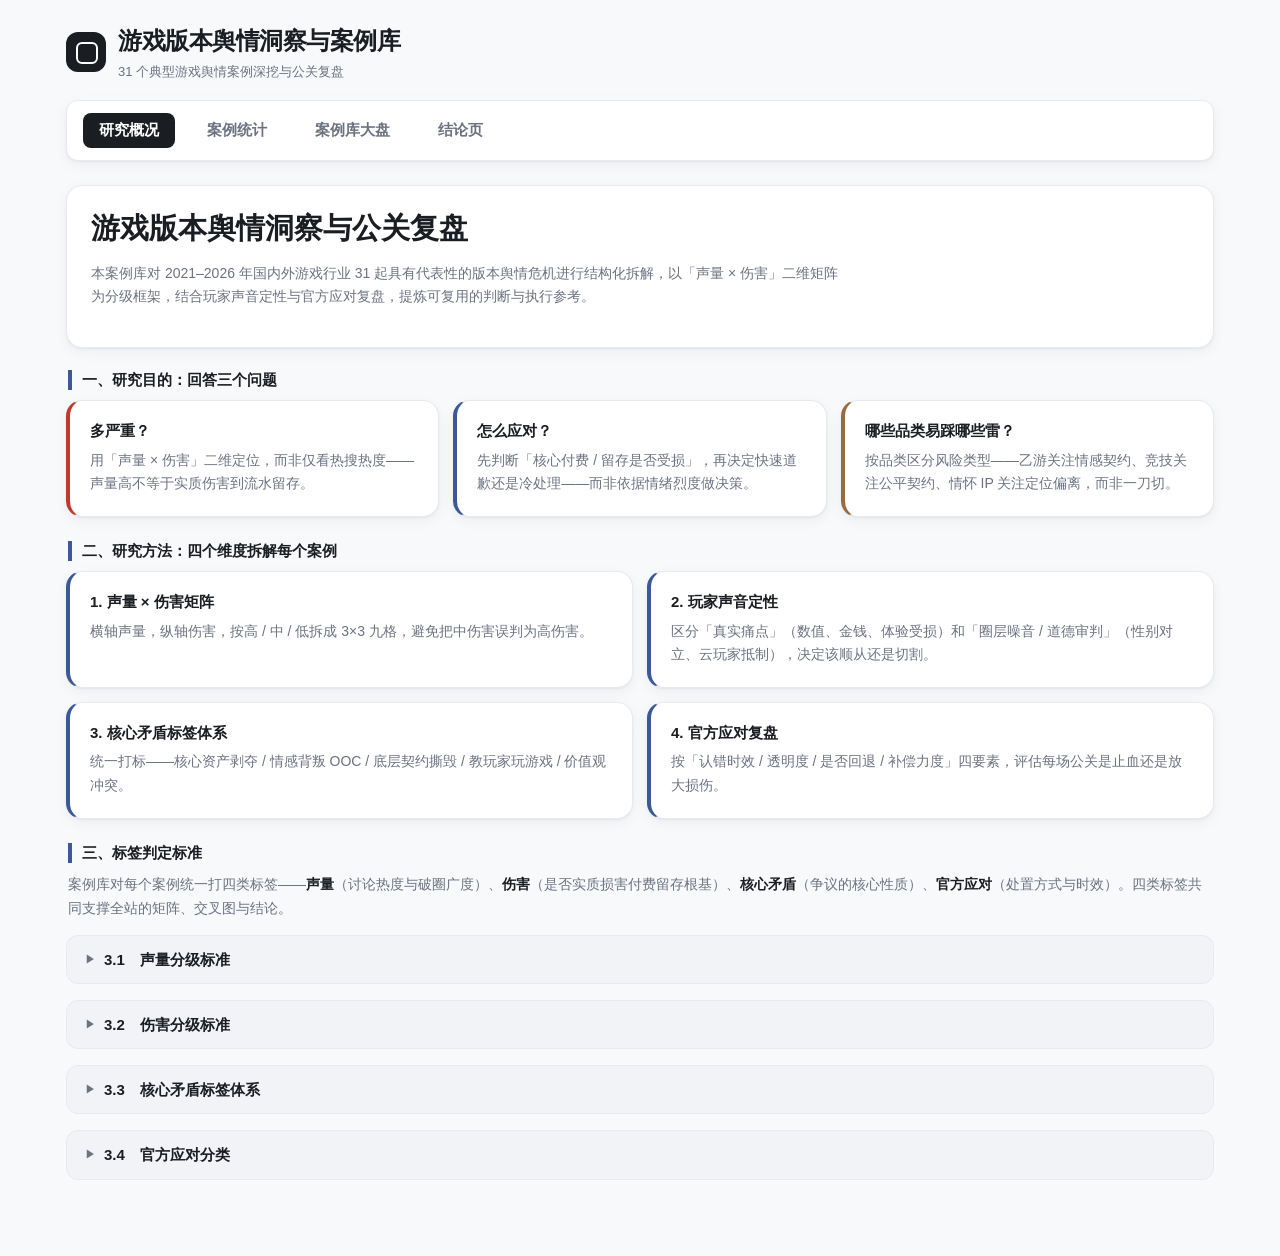
<file: index.html>
<!doctype html>
<html lang="zh-CN">
<head>
  <meta charset="utf-8" />
  <meta name="viewport" content="width=device-width, initial-scale=1" />
  <title>游戏版本舆情洞察与案例库</title>
  <link rel="stylesheet" href="./style.css?v=20260708-3" />
</head>
<body>
<div class="app">
  <header class="top">
        <div class="brand" style="cursor: pointer;" onclick="goHome()">
      <div class="logo"></div>
      <div>
        <h1>游戏版本舆情洞察与案例库</h1>
        <div class="sub">31 个典型游戏舆情案例深挖与公关复盘</div>
      </div>
    </div>
  </header>

  <nav class="mainNav">
    <button onclick="switchMainTab('overview')" id="nav-overview" class="active">研究概况</button>
    <button onclick="switchMainTab('mapping')" id="nav-mapping">案例统计</button>
    <button onclick="switchMainTab('dashboard')" id="nav-dashboard">案例库大盘</button>
    <button onclick="switchMainTab('conclusions')" id="nav-conclusions">结论页</button>
  </nav>

  <main id="overview">

    <!-- Hero -->
    <section class="card heroMain" style="margin-bottom:20px;">
      <h2>游戏版本舆情洞察与公关复盘</h2>
      <p class="muted">本案例库对 2021–2026 年国内外游戏行业 31 起具有代表性的版本舆情危机进行结构化拆解，以「声量 × 伤害」二维矩阵为分级框架，结合玩家声音定性与官方应对复盘，提炼可复用的判断与执行参考。</p>
    </section>

    <!-- 一、研究目的 -->
    <div class="mapSectionLabel">一、研究目的：回答三个问题</div>
    <div style="display:grid; grid-template-columns:repeat(auto-fit, minmax(300px,1fr)); gap:14px; margin-bottom:24px;">
      <article class="card" style="padding:20px; border-left:4px solid var(--red);">
        <h3 style="margin:0 0 8px; font-size:15px; color:var(--text);">多严重？</h3>
        <p style="font-size:14px; color:var(--muted); line-height:1.7; margin:0;">用「声量 × 伤害」二维定位，而非仅看热搜热度——声量高不等于实质伤害到流水留存。</p>
      </article>
      <article class="card" style="padding:20px; border-left:4px solid var(--blue);">
        <h3 style="margin:0 0 8px; font-size:15px; color:var(--text);">怎么应对？</h3>
        <p style="font-size:14px; color:var(--muted); line-height:1.7; margin:0;">先判断「核心付费 / 留存是否受损」，再决定快速道歉还是冷处理——而非依据情绪烈度做决策。</p>
      </article>
      <article class="card" style="padding:20px; border-left:4px solid var(--amber);">
        <h3 style="margin:0 0 8px; font-size:15px; color:var(--text);">哪些品类易踩哪些雷？</h3>
        <p style="font-size:14px; color:var(--muted); line-height:1.7; margin:0;">按品类区分风险类型——乙游关注情感契约、竞技关注公平契约、情怀 IP 关注定位偏离，而非一刀切。</p>
      </article>
    </div>

    <!-- 二、研究方法 -->
    <div class="mapSectionLabel">二、研究方法：四个维度拆解每个案例</div>
    <div style="display:grid; grid-template-columns:repeat(2, 1fr); gap:14px; margin-bottom:24px;">
      <article class="card" style="padding:20px; border-left:4px solid var(--blue);">
        <h3 style="margin:0 0 8px; font-size:15px; color:var(--text);">1. 声量 × 伤害矩阵</h3>
        <p style="font-size:14px; color:var(--muted); line-height:1.7; margin:0;">横轴声量，纵轴伤害，按高 / 中 / 低拆成 3×3 九格，避免把中伤害误判为高伤害。</p>
      </article>
      <article class="card" style="padding:20px; border-left:4px solid var(--blue);">
        <h3 style="margin:0 0 8px; font-size:15px; color:var(--text);">2. 玩家声音定性</h3>
        <p style="font-size:14px; color:var(--muted); line-height:1.7; margin:0;">区分「真实痛点」（数值、金钱、体验受损）和「圈层噪音 / 道德审判」（性别对立、云玩家抵制），决定该顺从还是切割。</p>
      </article>
      <article class="card" style="padding:20px; border-left:4px solid var(--blue);">
        <h3 style="margin:0 0 8px; font-size:15px; color:var(--text);">3. 核心矛盾标签体系</h3>
        <p style="font-size:14px; color:var(--muted); line-height:1.7; margin:0;">统一打标——核心资产剥夺 / 情感背叛 OOC / 底层契约撕毁 / 教玩家玩游戏 / 价值观冲突。</p>
      </article>
      <article class="card" style="padding:20px; border-left:4px solid var(--blue);">
        <h3 style="margin:0 0 8px; font-size:15px; color:var(--text);">4. 官方应对复盘</h3>
        <p style="font-size:14px; color:var(--muted); line-height:1.7; margin:0;">按「认错时效 / 透明度 / 是否回退 / 补偿力度」四要素，评估每场公关是止血还是放大损伤。</p>
      </article>
    </div>

    <!-- 三、标签判定标准 -->
    <div class="mapSectionLabel">三、标签判定标准</div>
    <p style="font-size:14px; color:var(--muted); line-height:1.7; margin:0 2px 14px;">案例库对每个案例统一打四类标签——<strong style="color:var(--text);">声量</strong>（讨论热度与破圈广度）、<strong style="color:var(--text);">伤害</strong>（是否实质损害付费留存根基）、<strong style="color:var(--text);">核心矛盾</strong>（争议的核心性质）、<strong style="color:var(--text);">官方应对</strong>（处置方式与时效）。四类标签共同支撑全站的矩阵、交叉图与结论。</p>

    <div class="ovStandardsGrid">
      <details class="gradeDetails">
        <summary><h4>3.1　声量分级标准</h4></summary>
        <p>按「平台覆盖 × UGC 产出 × 破圈程度」三维度，将舆情声量分为 高 / 中 / 低 三档：</p>
        <table class="gradeTable">
          <thead>
            <tr><th>等级</th><th>平台覆盖</th><th>UGC 产出</th><th>破圈程度</th><th>典型特征</th></tr>
          </thead>
          <tbody>
            <tr>
              <td class="gradeS">高</td>
              <td>3+ 平台全网发酵<br>（B站 + 微博 + 贴吧 + 抖音…）</td>
              <td>大量二创 + 梗传播<br>长文分析 / 复盘视频</td>
              <td>主流财经 / 社会媒体报道<br>（环球网、新浪财经、观察者网…）<br>消协 / 律师函 / 警方介入</td>
              <td>「出圈」事件<br>圈外人也知道</td>
            </tr>
            <tr>
              <td class="gradeA">中</td>
              <td>2-3 平台<br>（B站 + 微博 / 贴吧）</td>
              <td>中等 UGC<br>有长文复盘</td>
              <td>游戏媒体 + 科技媒体报道<br>（17173、游民星空、GameLook…）</td>
              <td>圈内大事件<br>圈外偶尔听说</td>
            </tr>
            <tr>
              <td class="gradeB">低</td>
              <td>单平台为主<br>（贴吧 / NGA）</td>
              <td>少量讨论帖</td>
              <td>无外部媒体报道</td>
              <td>圈内小范围讨论</td>
            </tr>
          </tbody>
        </table>
        <p class="docNote"><strong>说明：</strong>本案例库 31 个案例均为 中 / 高声量舆情，暂无「低声量」样本。低声量案例因传播范围窄、系统性记录不足，不纳入本次分析。分析结论适用于「中 / 高声量舆情」场景，对低声量「隐性流失」类不适用；后文声量×伤害矩阵中的「低声量」列因此为已知盲区、当前为空，保留仅用于呈现完整框架。</p>
        <p class="docNote"><strong>声量 ≠ 破圈：</strong>「声量」衡量的是<strong>讨论体量与烈度</strong>（S=高 / A=中），而「破圈」标记的是<strong>是否惊动大众与主流媒体、走出玩家圈层</strong>——二者是两个独立维度。因此会出现「中声量却已破圈」的案例（如情怀 IP 因大众关注度高，讨论体量未必最大却容易出圈）。全站矩阵、结论按<strong>声量档</strong>分类，破圈与否单列标注，请勿混为一谈。</p>
      </details>

      <details class="gradeDetails">
        <summary><h4>3.2　伤害分级标准</h4></summary>
        <p>伤害看的是「核心付费与留存是否受损」——舆情是否真正伤到<strong>收入、活跃、产品存续</strong>，而非讨论热度。按对流水 / 活跃 / 结局的实际冲击分 高 / 中 / 低 三档：</p>
        <table class="gradeTable">
          <thead>
            <tr><th>等级</th><th>收入 / 流水</th><th>活跃 / 留存</th><th>结局信号</th><th>典型特征</th></tr>
          </thead>
          <tbody>
            <tr>
              <td class="gradeS">高</td>
              <td>跌幅深且跨版本 / 多次活动持续<br>后续收入不及同期预期<br>不随道歉补偿回升</td>
              <td>DAU 肉眼可见下降<br>处理后未回补</td>
              <td>停服 / 停运<br>大规模退款潮<br>永久砍产品线<br>（命中任一即判高）</td>
              <td>影响不可逆<br>或根因在产品定位 / 设定层</td>
            </tr>
            <tr>
              <td class="gradeA">中</td>
              <td>爆发期环比明显下降<br>或下个卡池 / 角色收入走低<br>补偿·下版本后回升</td>
              <td>基本无变化<br>影响主要落在收入侧</td>
              <td>无高档硬信号<br>短期内即修复回归</td>
              <td>影响可逆<br>不跨版本</td>
            </tr>
            <tr>
              <td class="gradeB">低</td>
              <td>数据上看不出影响<br>或仅轻微波动很快回归<br>甚至逢周年庆仍处峰值</td>
              <td>无变化</td>
              <td>无任何持续 / 不可逆信号<br>处理前后曲线基本重合</td>
              <td>仅口碑波动<br>大盘数据无感</td>
            </tr>
          </tbody>
        </table>
        <p class="docNote"><strong>说明：</strong>部分案例因数据源不覆盖事件期或未纳入量化收录，伤害记为「无数据 / 未收录」，以定性判定为准，不参与伤害档统计。<strong>声量 ≠ 伤害</strong>是本库的核心命题：高声量可能只是「低」档噪声，低声量也可能是「高」档隐性失血。</p>
      </details>

      <details class="gradeDetails">
        <summary><h4>3.3　核心矛盾标签体系</h4></summary>
        <p>核心矛盾，是剥开情绪与声量后玩家真正在意的那个「被侵犯的东西」——它回答的不是「发生了什么事」，而是「这件事动了玩家的哪一样东西」。据此归为 <strong>4 大类 11 个标签</strong>，每个案例可打一个或多个。全库统一的划分主线是<strong>按「被侵犯的对象」切，而非按表面导火索切</strong>：同一个动作（如「削弱」），削的是你花钱买的东西即归付费类，削的是大众游戏机制即归数值类。</p>
        <table class="gradeTable">
          <thead>
            <tr><th>大类</th><th>标签</th><th>定义</th></tr>
          </thead>
          <tbody>
            <tr>
              <td class="tagGroupCell" rowspan="2"><span class="tagGroupName">💰 商业化 / 付费</span><span class="tagGroupJudge">「我花的钱 / 要花的钱被坑了」</span></td>
              <td class="tagName">付费内容贬值/不实</td>
              <td class="tagDef">指玩家已付费所得内容，因后续改动或宣传不符而缩水、贬值的争议。<span class="tagIncl">（限定卡缩水、限定变常驻、付费战令武器被砍、宣传与实物不符）</span></td>
            </tr>
            <tr>
              <td class="tagName">商业化契约/动机争议</td>
              <td class="tagDef">指厂商的收费方式或商业化姿态本身引发的信任争议。<span class="tagIncl">（涨价逼氪、「想赚钱」式表态、付费设计动机被质疑、收费方式引发反感）</span></td>
            </tr>
            <tr>
              <td class="tagGroupCell" rowspan="4"><span class="tagGroupName">🎮 数值 / 玩法 / 体验</span><span class="tagGroupJudge">「我玩的东西 / 花的精力被搞坏了」</span></td>
              <td class="tagName">数值/平衡争议</td>
              <td class="tagDef">指游戏机制层的强度、平衡与公平性争议。<span class="tagIncl">（强度失衡、逼氪数值、全职业平衡补丁、削弱补偿不到位）</span></td>
            </tr>
            <tr>
              <td class="tagName">体验/质量争议</td>
              <td class="tagDef">指基础品质与服务层面「做得烂 / 坏了」的争议。<span class="tagIncl">（性能卡顿、bug、优化差、闪退、客服失灵）</span></td>
            </tr>
            <tr>
              <td class="tagName">自创玩法管控争议</td>
              <td class="tagDef">指官方限制或管控玩家自创玩法、被批「教玩家玩游戏」的自由度争议。<span class="tagIncl">（强制玩法、封禁自创流派、管控二创 / 玩法自由）</span></td>
            </tr>
            <tr>
              <td class="tagName">产能/优先级排期</td>
              <td class="tagDef">指版本更新节奏、内容产出优先级或资源分配不公引发的争议。<span class="tagIncl">（主线断更、资源倾斜新角色、版本分支混乱、积压的更新诉求长期未回应）</span></td>
            </tr>
            <tr>
              <td class="tagGroupCell" rowspan="2"><span class="tagGroupName">🎭 内容与价值观</span><span class="tagGroupJudge">「我认同的角色 / 价值观被冒犯了」</span></td>
              <td class="tagName">情感/价值观争议</td>
              <td class="tagDef">指剧情、角色或价值观输出冒犯玩家情感认同、击穿内部情感契约的争议。<span class="tagIncl">（OOC、角色崩坏、暧昧剧情、价值观输出引发争议）</span></td>
            </tr>
            <tr>
              <td class="tagName">内容尺度/合规争议</td>
              <td class="tagDef">指内容擦边、尺度或联动触碰监管与大众道德线的争议。<span class="tagIncl">（擦边立绘、联动踩线、尺度越界、涉监管举报）</span></td>
            </tr>
            <tr>
              <td class="tagGroupCell" rowspan="3"><span class="tagGroupName">👥 圈层矛盾</span><span class="tagGroupJudge">「这是在针对 / 撕裂我们这群人」</span></td>
              <td class="tagName">圈层矛盾-性别</td>
              <td class="tagDef">指争议主线演变成男女玩家立场对立的冲突形态。<span class="tagIncl">（性别对立、男女立场互撕、拉踩引战）</span></td>
            </tr>
            <tr>
              <td class="tagName">圈层矛盾-竞品</td>
              <td class="tagDef">指争议演变成粉丝 / 竞品阵营站队互撕的冲突形态。<span class="tagIncl">（竞品阵营对立、粉丝站队、云玩家抵制）</span></td>
            </tr>
            <tr>
              <td class="tagName">圈层矛盾-内部</td>
              <td class="tagDef">指同一游戏内部玩家群体因利益分化而对立的冲突形态。<span class="tagIncl">（硬核 vs 平民、老玩家 vs 新玩家、流派间利益冲突、共创玩家 vs 独狼）</span></td>
            </tr>
          </tbody>
        </table>
        <p class="docNote"><strong>说明：</strong>核心矛盾标签<strong>可叠加</strong>——一个事件常同时侵犯多样东西（如「擦边联动」既踩合规线又撕性别圈层）。打标时先抓<strong>最主要的被侵犯对象</strong>定主标签，再补叠加标签。「圈层矛盾」三个标签多为<strong>叠加态</strong>，它标记冲突「打成了什么形态」，而非最初「因什么而起」。应对上，「真实痛点」（付费 / 数值 / 体验 / 情感契约）通常需顺应，「圈层噪音 / 道德审判」则需审慎切割、避免被裹挟。</p>
      </details>

      <details class="gradeDetails">
        <summary><h4>3.4　官方应对分类</h4></summary>
        <p>官方应对按<strong>认错时效 × 诚意 / 有效性</strong>归为 4 类，从高到低排序——它决定一场舆情是被止血还是被放大：</p>
        <table class="gradeTable">
          <thead>
            <tr><th>类型</th><th>行为特征</th><th>适用 / 效果</th></tr>
          </thead>
          <tbody>
            <tr>
              <td class="prName prSlide">立刻滑跪</td>
              <td>第一时间认错、快速回退 / 加码补偿，姿态低、动作快</td>
              <td>面对已击穿契约的高伤害舆情，及时止血、争取恢复窗口</td>
            </tr>
            <tr>
              <td class="prName prNormal">正常处理</td>
              <td>按常规节奏公告说明、给出方案，不卑不亢</td>
              <td>矛盾可控、诉求明确时的标准动作，多数能平稳平息</td>
            </tr>
            <tr>
              <td class="prName prMix">前期冷处理<br>+后期滑跪</td>
              <td>初期观望 / 沉默，舆情升级后被迫认错回退</td>
              <td>误判烈度导致错过最佳窗口，道歉成本被抬高</td>
            </tr>
            <tr>
              <td class="prName prCold">冷处理</td>
              <td>不回应 / 淡化 / 拖过热度，等舆情自然消退</td>
              <td>对圈层噪音 / 道德审判类可用；若用错在真实痛点上会放大损伤</td>
            </tr>
          </tbody>
        </table>
      </details>
    </div>

  </main>

  <main id="mapping" style="display:none">
    <section class="card heroMain" style="margin-bottom:20px;">
      <h2>案例统计</h2>
      <p class="muted">基于 31 个案例的横向统计。重点不只统计"有多少"，而是通过 品类 × 核心矛盾、声量 × 核心矛盾、公关应对 × 年份 等图表，识别哪些矛盾更容易频发、哪些应对更常出现在高风险场景。所有图表基于全量案例，不随下方筛选变化。</p>
    </section>

    <div class="mapSectionLabel">案例概览：先看样本由什么构成</div>
    <div class="mapRow mapRowOverview">
      <section class="overviewMiniCard" id="overviewTimeCard"></section>
      <section class="overviewMiniCard" id="overviewGenreCard"></section>
      <section class="overviewMiniCard" id="overviewMarketCard"></section>
      <section class="overviewMiniCard" id="overviewTagCard"></section>
      <section class="overviewMiniCard" id="overviewPrCard"></section>
    </div>

    <div class="mapSectionLabel">一、严重度定位：声量 × 伤害 分类矩阵</div>
    <div class="mapRow mapRowSingle">
      <section id="matrixChartContainer" class="mapCard"></section>
    </div>

    <div class="mapRow mapRowSingle">
      <section class="mapCard">
        <div class="mapCardTitle">核心矛盾 × 伤害<span>用途：看不同矛盾在各伤害档位的分布频次</span></div>
        <div id="tagDamageChart"></div>
      </section>
    </div>

    <div class="mapSectionLabel">二、再拆品类：同一种矛盾在不同游戏里风险不同</div>
    <div class="mapRow mapRowSingle">
      <section class="mapCard">
        <div class="mapCardTitle">题材 × 核心矛盾<span>用途：识别不同题材最容易触发的矛盾类型</span></div>
        <div id="genreDamageChart"></div>
      </section>
    </div>

    <div class="mapRow mapRowSingle">
      <section class="mapCard">
        <div class="mapCardTitle">玩法 × 核心矛盾<span>用途：识别不同玩法最容易触发的矛盾类型</span></div>
        <div id="gameplayTagChart"></div>
      </section>
    </div>

    <div class="mapSectionLabel">三、再看传播：破圈不等于真伤，但会抬高公关难度</div>
    <div class="mapRow mapRowSingle">
      <section class="mapCard">
        <div class="mapCardTitle">声量 × 核心矛盾<span>用途：区分声量高低与矛盾类型的关系</span></div>
        <div id="scopeTagChart"></div>
      </section>
    </div>

    <div class="mapSectionLabel">四、再看官方：处置方式是结果，也是风险识别能力的体现</div>
    <div class="mapRow mapRowSingle">
      <section class="mapCard">
        <div class="mapCardTitle">公关应对 × 伤害结构（含选择效应）<span>用途：防止把处置动作误读成伤害原因</span></div>
        <div id="prDamageChart"></div>
      </section>
    </div>

    <div class="mapSectionLabel">五、生命周期阶段：越靠上线窗口，越容易真伤</div>
    <div class="mapRow mapRowSingle">
      <section class="mapCard">
        <div class="mapCardTitle">生命周期阶段 × 伤害<span>用途：看事件发生在游戏哪个阶段，与伤害档的关系</span></div>
        <div id="lifecycleDamageChart"></div>
      </section>
    </div>

    <div class="mapSectionLabel">六、年度趋势分析</div>
    <div class="mapRow mapRowSingle">
      <section class="mapCard">
        <div class="mapCardTitle">年度趋势分析：矛盾构成 × 公关应对<span>用途：观察不同年份的议题和处置结构变化</span></div>
        <div id="yearTrendChart"></div>
      </section>
    </div>

  </main>

  <main id="conclusions" style="display:none">
    <!-- 第一层 · 认知 -->
    <div style="margin:8px 2px 12px;">
      <h2 class="conclLayerTitle">第一层 · 认知：声量不等于危机</h2>
      <p class="muted" style="font-size:13px; margin:0;"><b style="color:var(--text);">骂得凶，就要紧吗？</b> —— 不。声量和伤害经常是错配的，热搜刷屏和真伤流水是两回事。</p>
    </div>
    <div style="display:grid; grid-template-columns: repeat(auto-fit, minmax(400px, 1fr)); gap: 16px; margin-bottom: 32px;">

      <article class="card" style="padding:20px; border-left: 4px solid var(--blue);">
        <h3 style="margin-top:0; color:var(--text); font-size:16px;">1. 声量与伤害是错配的——高声量未必真伤，真伤的未必高声量</h3>
        <p style="font-size:14px; color:var(--muted); line-height:1.6; margin-bottom:12px;">
          高声量舆情多来自情感、价值观、暗改这类"情绪向"议题，讨论热烈却很少实质影响流水与留存，伤的是信任与口碑（多可恢复）；反过来，10 个真高伤害案例里有 5 个声量并未顶格，却因触及核心付费或产品定位而实质伤到了大盘。<b>判断是否紧急止损，要把"讨论热度"和"对核心盘的实际伤害"分开看。</b>（声量档看讨论体量，与"是否破圈"是两个维度，详见方法论 3.1）
        </p>
        <div class="chips" style="text-align:center; margin-top:14px;">
          <div class="conclStat">5 / 16<span class="statLabel">高声量案例中真高伤害</span></div>
          <div class="conclStat" style="margin-left:8px">5 / 10<span class="statLabel">高伤害案例中声量未顶格</span></div>
        </div>
        <div style="text-align:left;">
          <span style="display:block; font-size:12px; color:var(--muted); margin-bottom:6px;">高声量 + 高伤害：</span>
          <a class="conclCase" onclick="openCase('lianyu-aoyin')">恋与深空-敖尹</a><a class="conclCase" onclick="openCase('chenbai-forbidden')">尘白</a><a class="conclCase" onclick="openCase('shijiezhiwai-money')">世界之外</a><a class="conclCase" onclick="openCase('fengzhigu-refund')">枫之谷</a><a class="conclCase" onclick="openCase('helldivers2-psn')">绝地潜兵2-PSN</a>
        </div>
        <div style="margin-top:8px; text-align:left;">
          <span style="display:block; font-size:12px; color:var(--muted); margin-bottom:6px;">高伤害但声量未顶格：</span>
          <a class="conclCase" onclick="openCase('moer-manor')">摩尔庄园</a><a class="conclCase" onclick="openCase('hpmagic-pay')">哈利波特</a><a class="conclCase" onclick="openCase('gf2-daiyan')">少女前线2</a><a class="conclCase" onclick="openCase('shediao-bjd')">射雕</a><a class="conclCase" onclick="openCase('reverse1999-3rd')">重返未来</a>
        </div>
      </article>

      <article class="card" style="padding:20px; border-left: 4px solid var(--amber);">
        <h3 style="margin-top:0; color:var(--text); font-size:16px;">2. 吵得最凶 ≠ 伤得最狠：真正伤钱的矛盾类型排序</h3>
        <p style="font-size:14px; color:var(--muted); line-height:1.6; margin-bottom:12px;">
          把每类矛盾按高伤害率排序，会看到一个反直觉的事实：玩家骂得最凶、最容易上热搜的<b>「数值 / 平衡」（改数值、削弱强度）恰恰是最不伤付费与留存的一档</b>；真正致命的是<b>「产品质量翻车」和「商业化吃相」</b>——它们直接击穿玩家对产品的基本信任。
        </p>
        <div style="max-height:180px; overflow-y:auto; border:1px solid var(--line); border-radius:8px; margin:4px 0 2px;">
        <table class="table" style="margin:0;">
          <thead><tr><th style="width:52%; position:sticky; top:0; background:var(--soft); z-index:1;">矛盾类型</th><th style="width:26%; position:sticky; top:0; background:var(--soft); z-index:1;">高伤害率</th><th style="width:22%; position:sticky; top:0; background:var(--soft); z-index:1;">样本(高/有效)</th></tr></thead>
          <tbody>
            <tr><td>体验 / 质量争议</td><td style="color:var(--red);font-weight:700">67%</td><td style="color:var(--muted)">4 / 6</td></tr>
            <tr><td>商业化契约 / 动机争议</td><td style="color:var(--red);font-weight:700">62%</td><td style="color:var(--muted)">5 / 8</td></tr>
            <tr><td>情感 / 价值观争议</td><td style="color:var(--amber);font-weight:600">44%</td><td style="color:var(--muted)">4 / 9</td></tr>
            <tr><td>圈层矛盾 - 性别</td><td style="color:var(--amber);font-weight:600">40%</td><td style="color:var(--muted)">2 / 5</td></tr>
            <tr><td>付费内容贬值 / 不实</td><td style="color:var(--muted)">29%</td><td style="color:var(--muted)">2 / 7</td></tr>
            <tr><td>内容尺度 / 合规争议</td><td style="color:var(--muted)">25%</td><td style="color:var(--muted)">1 / 4</td></tr>
            <tr><td>圈层矛盾 - 内部</td><td style="color:var(--muted)">25%</td><td style="color:var(--muted)">1 / 4</td></tr>
            <tr><td><b>数值 / 平衡争议</b></td><td style="color:var(--blue);font-weight:700">17%</td><td style="color:var(--muted)">1 / 6</td></tr>
          </tbody>
        </table>
        </div>
        <p style="font-size:12px; color:var(--muted); line-height:1.5; margin:10px 0 0;">注：按各类型「有伤害档记录」的样本计（剔除无数据 / 未收录），仅统计出现 ≥3 次的类型；这是相关排序、非单一因果——为什么这几类更伤，见第二层「核心契约」。</p>
      </article>

    </div>

    <!-- 第二层 · 归因 -->
    <div style="margin:8px 2px 12px;">
      <h2 class="conclLayerTitle">第二层 · 归因：什么决定了伤害的深浅</h2>
      <p class="muted" style="font-size:13px; margin:0;"><b style="color:var(--text);">那到底什么才要紧？</b> —— 一件舆情最终伤多深，是三股力拧出来的：<b style="color:var(--red);">内因</b>（事件本身）有没有触及核心契约；<b style="color:var(--blue);">外因</b>（客观处境）厂商在什么生态位、扛不扛得住；<b style="color:var(--amber);">人因</b>（主观决策）有没有听对声音、别把外围噪声当核心民意。</p>
    </div>
    <div style="display:flex; flex-wrap:wrap; align-items:stretch; justify-content:center; gap:10px; margin:0 2px 20px; padding:18px 16px; background:var(--soft); border:1px solid var(--line); border-radius:14px;">
      <span style="display:inline-flex; align-items:center; font-size:15px; font-weight:700; color:var(--text);">伤害深浅</span>
      <span style="display:inline-flex; align-items:center; font-size:16px; color:var(--muted);">=</span>
      <span style="display:inline-flex; flex-direction:column; align-items:center; padding:9px 16px; background:#fff; border:1px solid var(--line); border-top:3px solid var(--red); border-radius:10px;">
        <b style="color:var(--red); font-size:15px;">内因</b><small style="color:var(--muted); font-size:11px; margin-top:2px;">事件本身 · 契约</small>
      </span>
      <span style="display:inline-flex; align-items:center; font-size:16px; font-weight:700; color:var(--muted);">×</span>
      <span style="display:inline-flex; flex-direction:column; align-items:center; padding:9px 16px; background:#fff; border:1px solid var(--line); border-top:3px solid var(--blue); border-radius:10px;">
        <b style="color:var(--blue); font-size:15px;">外因</b><small style="color:var(--muted); font-size:11px; margin-top:2px;">客观处境 · 生态位</small>
      </span>
      <span style="display:inline-flex; align-items:center; font-size:16px; font-weight:700; color:var(--muted);">×</span>
      <span style="display:inline-flex; flex-direction:column; align-items:center; padding:9px 16px; background:#fff; border:1px solid var(--line); border-top:3px solid var(--amber); border-radius:10px;">
        <b style="color:var(--amber); font-size:15px;">人因</b><small style="color:var(--muted); font-size:11px; margin-top:2px;">主观决策 · 听对声音</small>
      </span>
    </div>
    <div style="display:grid; grid-template-columns: repeat(auto-fit, minmax(400px, 1fr)); gap: 16px; margin-bottom: 32px;">

      <article class="card" style="padding:20px; border-left: 4px solid var(--red);">
        <h3 style="margin-top:0; color:var(--text); font-size:16px;"><span style="color:var(--red); font-weight:700;">内因 ·</span> 触及「核心契约」才是真伤害的分水岭</h3>
        <ul style="font-size:13px; color:var(--muted); line-height:1.8; margin:0 0 12px; padding-left:20px;">
          <li><b>情怀IP</b> — 契约是"记忆"，定位偏离即信任崩塌。<a class="conclCase" onclick="openCase('luoke-s2')">洛克</a><a class="conclCase" onclick="openCase('shediao-bjd')">射雕</a></li>
          <li><b>乙游</b> — 契约是"情感专属"，OOC/涨价即背叛。<a class="conclCase" onclick="openCase('lianyu-scale')">恋与深空</a><a class="conclCase" onclick="openCase('shijiezhiwai-money')">世界之外</a></li>
          <li><b>竞技/射击</b> — 契约是"规则公平"，削弱/改契约即触雷。<a class="conclCase" onclick="openCase('sanjiaozhou-jail')">三角洲</a><a class="conclCase" onclick="openCase('apex-bp')">Apex</a></li>
          <li><b>二游抽卡</b> — 契约是"资产保值"，实装后改/暗改零容忍。<a class="conclCase" onclick="openCase('yuanshen-longwang')">原神</a><a class="conclCase" onclick="openCase('mingchao-1.0')">鸣潮</a></li>
        </ul>
        <p style="font-size:13px; color:var(--muted); line-height:1.6; margin:0 0 12px; padding-top:10px; border-top:1px dashed var(--line);">
          同一标签下结局天差地别：<a class="conclCase" onclick="openCase('shijiezhiwai-money')">世界之外</a>"想赚钱"击穿契约 → 高伤；<a class="conclCase" onclick="openCase('lianyu-scale')">恋与深空·夏以昼</a>只是 PV 尺度争议 → 低伤。<b>类型只是概率，碰没碰契约才是分野。</b>
        </p>
        <div class="chips" style="text-align:center; margin-top:10px;">
          <div class="conclStat">60%<span class="statLabel">情怀IP 高伤害占比</span></div>
          <div class="conclStat" style="margin-left:8px">17%<span class="statLabel">写实竞技 高伤害占比</span></div>
        </div>
      </article>

      <article class="card" style="padding:20px; border-left: 4px solid var(--blue);">
        <h3 style="margin-top:0; color:var(--text); font-size:16px;"><span style="color:var(--blue); font-weight:700;">外因 ·</span> 生态位决定同样的伤害能不能扛过去</h3>
        <p style="font-size:13px; color:var(--muted); line-height:1.6; margin-bottom:12px;">
          <b>内因决定"伤没伤到契约"，外因决定"伤了能不能救回来"。</b>头部产品道歉后恢复快——玩家因无平替而回流；中腰部产品同样失误却可能直接被替代。
        </p>
        <p style="font-size:13px; color:var(--muted); line-height:1.6; margin-bottom:12px;">
          但生态位是<b>缓冲垫，不是免罪符</b>：头部反复透支一样会磨光耐心，腰部几乎没有试错余量——<b>同样"回炉重做"，头部能借势翻身，定位错位的腰部却救不回</b>。
        </p>
        <div class="chips" style="margin-top:10px;">
          <a class="conclCase" onclick="openCase('yuanshen-longwang')">原神-那维莱特 快速回血</a><span class="conclCaseSep">vs</span><a class="conclCase" onclick="openCase('shediao-bjd')">射雕 回炉仍衰退</a>
        </div>
      </article>

      <article class="card" style="padding:20px; border-left: 4px solid var(--amber); grid-column:1/-1;">
        <h3 style="margin-top:0; color:var(--text); font-size:16px;"><span style="color:var(--amber); font-weight:700;">人因 ·</span> 分清「真实反馈」与「噪声」——听错声音，才是最贵的误判</h3>
        <p style="font-size:13px; color:var(--muted); line-height:1.6; margin-bottom:10px;">
          很多<b>外围噪声</b>（竞品骂战、路人围观）核心玩家并不在意，放着不动往往自己消退。真正的翻车是<b>听错了声音</b>——把噪声当核心民意去响应，反手伤到基本盘：
        </p>
        <ul style="font-size:13px; color:var(--muted); line-height:1.7; margin:0 0 10px; padding-left:20px;">
          <li>官方被指迎合小红书/微博性别反馈暗改女角色动作，核心玩家读成"官方不把主流玩家当回事"。<a class="conclCase" onclick="openCase('luoke-s2')">洛克王国</a></li>
          <li>核心玩家要老男主主线更新，官方却先上拉新导向的第六男主，引爆最大维权。<a class="conclCase" onclick="openCase('lianyu-aoyin')">恋与深空-敖尹</a></li>
        </ul>
        <div style="background:var(--soft); border-left:3px solid var(--amber); border-radius:8px; padding:10px 14px; margin:0 0 10px;">
          <p style="font-size:13px; color:var(--text); line-height:1.6; margin:0;"><b>声量大 ≠ 民意，更 ≠ 付费盘的意愿</b>——被一小撮高声量玩家牵着改产品，会伤到不发声却在持续付费的核心盘。</p>
        </div>
        <p style="font-size:13px; color:var(--text); line-height:1.6; margin:0;"><b>出手前先问：这声音是核心盘的真实反馈，还是外围噪声？</b></p>
      </article>

    </div>

    <!-- 第三层 · 应对 -->
    <div style="margin:8px 2px 12px;">
      <h2 class="conclLayerTitle">第三层 · 应对：处置的安全边界</h2>
      <p class="muted" style="font-size:13px; margin:0;"><b style="color:var(--text);">知道了尺子，该怎么处置？</b> —— 应对只有两个变量：<b style="color:var(--blue);">时机</b>（什么时候出手）× <b style="color:var(--green);">方式</b>（出手时怎么说）。方法本身没有优劣，成败全在<b style="color:var(--text);">匹配事件性质</b>。</p>
    </div>
    <div style="display:grid; grid-template-columns: repeat(auto-fit, minmax(400px, 1fr)); gap: 16px; margin-bottom: 32px;">

      <article class="card" style="padding:20px; border-left: 4px solid var(--blue);">
        <h3 style="margin-top:0; color:var(--text); font-size:16px;"><span style="color:var(--blue); font-weight:700;">时机 ·</span> 方法无优劣，错配黄金窗口才致命</h3>
        <p style="font-size:14px; color:var(--muted); line-height:1.6; margin-bottom:12px;">
          单看数据很容易误读：冷处理的案例大多低伤、立刻滑跪的大多中高伤，好像"该冷处理、别急着道歉"。但这是<b>反向因果</b>——<b>不是冷处理让伤害变小，而是小事才敢冷处理；不是滑跪让伤害变大，而是严重的事才逼你立刻滑跪。</b>
        </p>
        <table class="table" style="margin:4px 0 12px;">
          <thead><tr><th style="width:36%">应对方式</th><th>高伤</th><th>中伤</th><th>低伤</th><th style="width:20%">分布倾向</th></tr></thead>
          <tbody>
            <tr><td>冷处理</td><td>1</td><td>0</td><td style="color:var(--blue);font-weight:700">5</td><td style="color:var(--muted)">偏低伤</td></tr>
            <tr><td>正常处理</td><td>3</td><td>0</td><td style="color:var(--blue);font-weight:700">6</td><td style="color:var(--muted)">偏低伤</td></tr>
            <tr><td>立刻滑跪</td><td style="color:var(--red);font-weight:700">4</td><td>3</td><td>1</td><td style="color:var(--muted)">偏中高</td></tr>
            <tr><td>前期冷处理 + 后期滑跪</td><td style="color:var(--red);font-weight:700">2</td><td>1</td><td>0</td><td style="color:var(--red);font-weight:600">全中高</td></tr>
          </tbody>
        </table>
        <p style="font-size:14px; color:var(--muted); line-height:1.6; margin:0 0 10px;">
          真正的代价来自<b>错配</b>：把冷处理用在核心契约被击穿的事上（<a class="conclCase" onclick="openCase('shijiezhiwai-money')">世界之外</a>是唯一的冷处理高伤），或前期误判、拖成后期被迫滑跪——<b>前冷后跪 3/3 全落中高档、无一低伤</b>，窗口一旦错过，信任已凉。
        </p>
        <div style="text-align:left;">
          <span style="display:block; font-size:12px; color:var(--muted); margin-bottom:6px;">前冷后跪 · 误判窗口：</span>
          <a class="conclCase" onclick="openCase('fengzhigu-refund')">枫之谷</a><a class="conclCase" onclick="openCase('lianyu-aoyin')">恋与深空-敖尹</a><a class="conclCase" onclick="openCase('luoke-s2')">洛克王国</a>
        </div>
      </article>

      <article class="card" style="padding:20px; border-left: 4px solid var(--green);">
        <h3 style="margin-top:0; color:var(--text); font-size:16px;"><span style="color:var(--green); font-weight:700;">方式 ·</span> 透明度 / 时效 / 直接沟通 &gt; 补偿力度</h3>
        <p style="font-size:14px; color:var(--muted); line-height:1.6; margin-bottom:12px;">
          有效道歉要四件事同时到位，但四件事的权重并不相等——真正决定玩家买不买账的是<b>透明与实质</b>（前三件），补偿只是附带诚意：
        </p>
        <div style="display:grid; grid-template-columns:repeat(2,1fr); gap:8px; margin:0 0 14px;">
          <div style="background:var(--greenBg); border:1px solid var(--line); border-radius:10px; padding:10px 12px;"><b style="color:var(--green); font-size:13px;">① 认错不甩锅</b><span style="display:block; font-size:11px; color:var(--muted); margin-top:2px;">态度 · 透明度</span></div>
          <div style="background:var(--greenBg); border:1px solid var(--line); border-radius:10px; padding:10px 12px;"><b style="color:var(--green); font-size:13px;">② 解释原因 / 决策链</b><span style="display:block; font-size:11px; color:var(--muted); margin-top:2px;">透明度 · 直接沟通</span></div>
          <div style="background:var(--greenBg); border:1px solid var(--line); border-radius:10px; padding:10px 12px;"><b style="color:var(--green); font-size:13px;">③ 实际回退 / 修复</b><span style="display:block; font-size:11px; color:var(--muted); margin-top:2px;">实质动作 · 时效</span></div>
          <div style="background:var(--soft); border:1px dashed var(--line); border-radius:10px; padding:10px 12px;"><b style="color:var(--muted); font-size:13px;">④ 补偿</b><span style="display:block; font-size:11px; color:var(--muted); margin-top:2px;">附带诚意，不能单独顶用</span></div>
        </div>
        <div style="display:grid; grid-template-columns:1fr 1fr; gap:10px;">
          <div style="background:var(--greenBg); border:1px solid var(--line); border-radius:10px; padding:12px 14px;">
            <b style="color:var(--green); font-size:13px;">✅ 止血：认错 + 回退 + 直接沟通</b>
            <p style="font-size:13px; color:var(--muted); line-height:1.55; margin:6px 0 8px;">高层实名 / 公开信 / 快速回退，情绪明显回落。</p>
            <a class="conclCase" onclick="openCase('luoke-s2')">洛克 公开信揽责</a><a class="conclCase" onclick="openCase('yuanshen-longwang')">那维莱特 快速回退</a><a class="conclCase" onclick="openCase('yuanshen-1year')">原神一周年 快速补偿</a>
          </div>
          <div style="background:var(--redBg); border:1px solid var(--line); border-radius:10px; padding:12px 14px;">
            <b style="color:var(--red); font-size:13px;">❌ 火上浇油：回避 / 傲慢 / 只给补偿</b>
            <p style="font-size:13px; color:var(--muted); line-height:1.55; margin:6px 0 8px;">不认错、避核心诉求，或用福利换沉默，反而激化。</p>
            <a class="conclCase" onclick="openCase('shijiezhiwai-money')">世界之外 傲慢"想赚钱"</a><a class="conclCase" onclick="openCase('lianyu-aoyin')">敖尹 凌晨长文回避</a><a class="conclCase" onclick="openCase('gf2-daiyan')">少前2 三度道歉不解决核心</a>
          </div>
        </div>
      </article>

    </div>

    <!-- 第四层 · 生死 -->
    <div style="margin:32px 2px 12px;">
      <h2 class="conclLayerTitle">第四层 · 生死：哪些情况，舆情会从"可恢复的波动"变成"不可逆的衰退"</h2>
      <p class="muted" style="font-size:13px; margin:6px 0 0;"><b style="color:var(--text);">什么情况会真的救不回来？</b> —— 前三层是把伤害控制在"可恢复"区间；但有三类情况，公关无论怎么做都难以逆转，病灶分别在<b style="color:var(--text);">定位、态度、监管</b>三个层面。</p>
    </div>
    <div style="display:grid; grid-template-columns: repeat(auto-fit, minmax(300px, 1fr)); gap: 16px; margin-bottom: 16px;">

      <article class="card" style="padding:20px; border-left: 4px solid var(--red);">
        <h3 style="margin-top:0; color:var(--text); font-size:16px;"><span style="color:var(--red); font-weight:700;">定位 ·</span> 立项就错，回炉也难逆转</h3>
        <p style="font-size:14px; color:var(--muted); line-height:1.6; margin-bottom:12px;">
          有些衰退不是舆情应对的问题，而是产品定位从立项起就错了（如写实武侠采用幼态建模）。这类缺陷在立项与定调阶段即已成型，即便事后认错、回炉重做，先天错位也难以逆转——定位决策的审慎度，比事后公关更能决定生死。
        </p>
        <div class="chips">
          <a class="conclCase" onclick="openCase('shediao-bjd')">射雕（回炉重做仍停运）</a>
        </div>
      </article>

      <article class="card" style="padding:20px; border-left: 4px solid var(--red);">
        <h3 style="margin-top:0; color:var(--text); font-size:16px;"><span style="color:var(--red); font-weight:700;">态度 ·</span> 触约却拒不回退，亲手断送</h3>
        <p style="font-size:14px; color:var(--muted); line-height:1.6; margin-bottom:12px;">
          当舆情已触及该品类的核心契约（乙游的情感专属、二游的付费资产保值），官方却态度傲慢、拒绝回退或敷衍补偿，玩家信任会不可逆地崩塌。这不是能力问题，而是对事件性质的根本误判——把"伤及根基"当成"普通吐槽"处理。
        </p>
        <div class="chips">
          <a class="conclCase" onclick="openCase('shijiezhiwai-money')">世界之外</a>
        </div>
      </article>

      <article class="card" style="padding:20px; border-left: 4px solid var(--red);">
        <h3 style="margin-top:0; color:var(--text); font-size:16px;"><span style="color:var(--red); font-weight:700;">监管 ·</span> 触碰外部红线，非厂商所能左右</h3>
        <p style="font-size:14px; color:var(--muted); line-height:1.6; margin-bottom:12px;">
          合规问题（擦边、涉监管内容）会触发外部强制干预——停服整改、下架，这是道歉与补偿都无法挽回的绝对死线。厂商能做的，只是在监管介入前以快速、诚恳的反应止住玩家端的极端行为，避免事态进一步升级。
        </p>
        <div class="chips">
          <a class="conclCase" onclick="openCase('chenbai-forbidden')">尘白（停服整改）</a>
        </div>
      </article>

    </div>

    <div style="margin:0 2px 32px; padding:20px 22px; background:var(--soft); border-left:5px solid var(--red); border-radius:12px;">
      <div style="font-size:12px; font-weight:600; letter-spacing:.06em; color:var(--red); margin-bottom:8px;">收口</div>
      <p style="font-size:15px; line-height:1.7; color:var(--text); margin:0;">三类死因中，唯有<b>「态度」</b>掌握在自己手里——定位错位在立项阶段已成定局，监管干预非厂商所能左右，只有"触约后是否及时回退"完全是主观选择。这也是前三层的意义所在：<b>公关的目标不是消灭舆情，而是不让自己踩中那条唯一能够自己避开的死线。</b></p>
    </div>
  </main>

    <main id="dashboard" style="display:none">

    <section class="panel filters">
      <div class="filterGrid">
        <input id="q" class="control" placeholder="搜索案例、标签、游戏名" />
        <select id="matrix" class="control"><option value="">全部声量与伤害</option></select>
        <select id="core_tag" class="control"><option value="">全部核心矛盾</option></select>
        <select id="pr" class="control"><option value="">全部公关应对</option></select>
      </div>
    </section>

    <div class="sectionTitle"><h2>案例浏览</h2><div class="count" id="resultCount"></div></div>
    <section class="caseGrid" id="caseGrid"></section>
  </main>

  <main id="detail" class="detail">
    <button class="back" onclick="goHome()">返回Dashboard</button>
    <section class="card detailHero" id="detailHero"></section>
    <nav class="tabs" id="tabs"></nav>
    <section id="tabContent"></section>
  </main>
</div>
<script src="./app.js?v=20260707-4"></script>
</body>
</html>
</file>
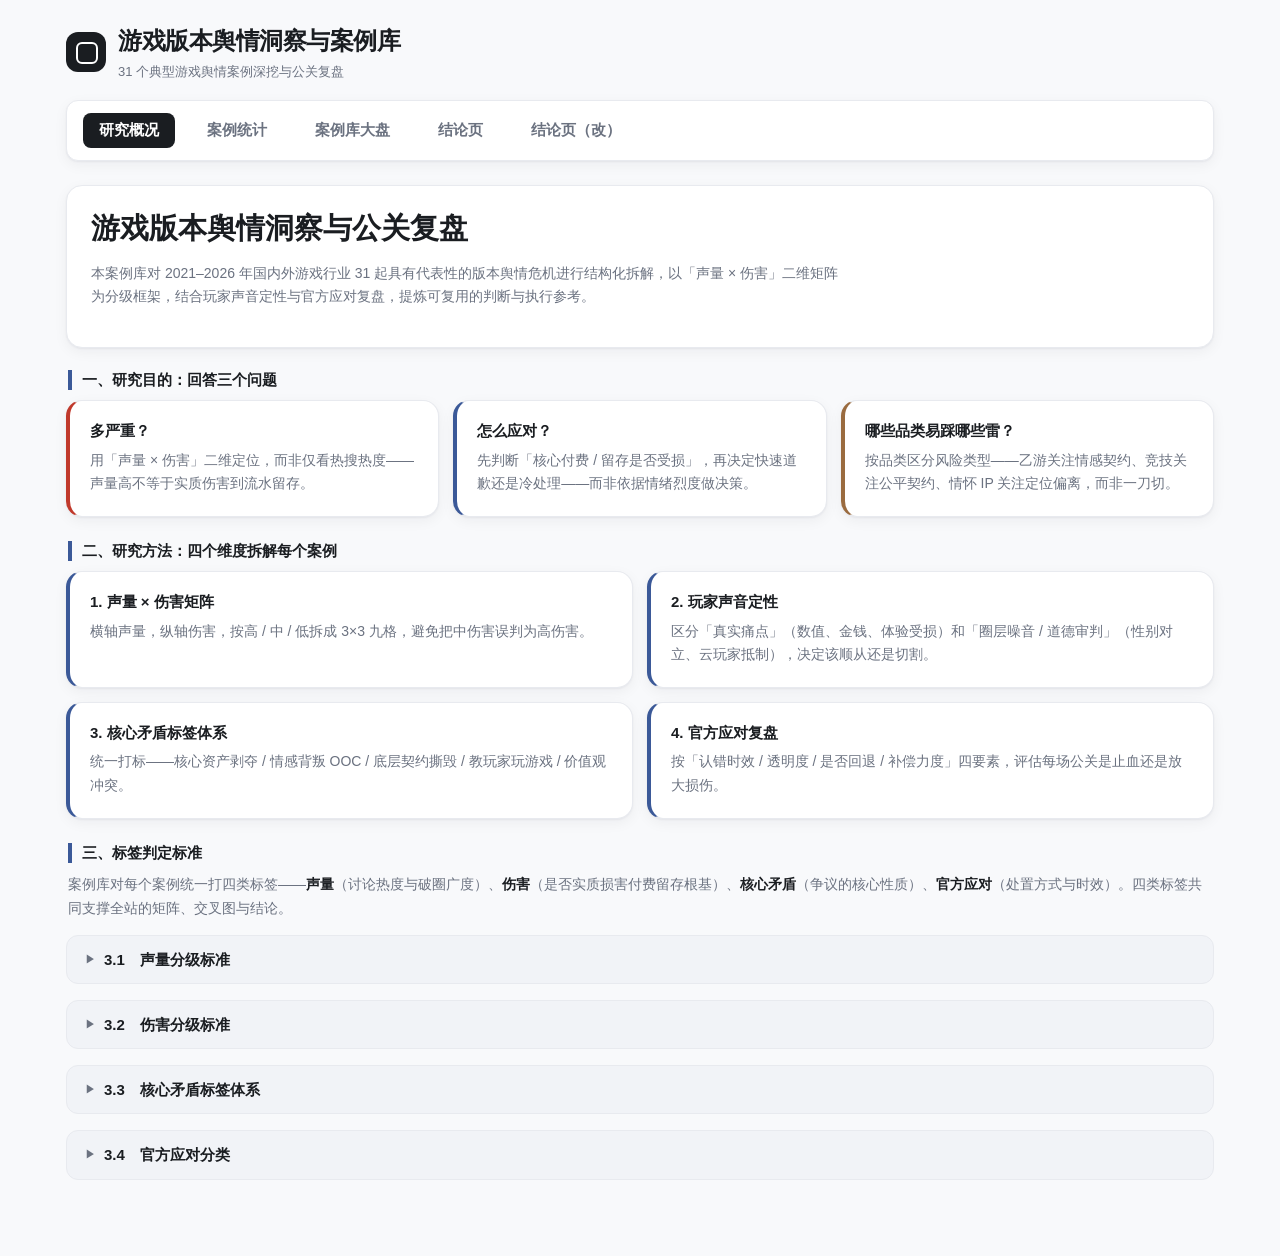
<file: V10 7.13/index.html>
<!doctype html>
<html lang="zh-CN">
<head>
  <meta charset="utf-8" />
  <meta name="viewport" content="width=device-width, initial-scale=1" />
  <title>游戏版本舆情洞察与案例库</title>
  <link rel="stylesheet" href="./style.css?v=20260708-3" />
</head>
<body>
<div class="app">
  <header class="top">
        <div class="brand" style="cursor: pointer;" onclick="goHome()">
      <div class="logo"></div>
      <div>
        <h1>游戏版本舆情洞察与案例库</h1>
        <div class="sub">31 个典型游戏舆情案例深挖与公关复盘</div>
      </div>
    </div>
  </header>

  <nav class="mainNav">
    <button onclick="switchMainTab('overview')" id="nav-overview" class="active">研究概况</button>
    <button onclick="switchMainTab('mapping')" id="nav-mapping">案例统计</button>
    <button onclick="switchMainTab('dashboard')" id="nav-dashboard">案例库大盘</button>
    <button onclick="switchMainTab('conclusions')" id="nav-conclusions">结论页</button>
    <button onclick="switchMainTab('conclusions2')" id="nav-conclusions2">结论页（改）</button>
  </nav>

  <main id="overview">

    <!-- Hero -->
    <section class="card heroMain" style="margin-bottom:20px;">
      <h2>游戏版本舆情洞察与公关复盘</h2>
      <p class="muted">本案例库对 2021–2026 年国内外游戏行业 31 起具有代表性的版本舆情危机进行结构化拆解，以「声量 × 伤害」二维矩阵为分级框架，结合玩家声音定性与官方应对复盘，提炼可复用的判断与执行参考。</p>
    </section>

    <!-- 一、研究目的 -->
    <div class="mapSectionLabel">一、研究目的：回答三个问题</div>
    <div style="display:grid; grid-template-columns:repeat(auto-fit, minmax(300px,1fr)); gap:14px; margin-bottom:24px;">
      <article class="card" style="padding:20px; border-left:4px solid var(--red);">
        <h3 style="margin:0 0 8px; font-size:15px; color:var(--text);">多严重？</h3>
        <p style="font-size:14px; color:var(--muted); line-height:1.7; margin:0;">用「声量 × 伤害」二维定位，而非仅看热搜热度——声量高不等于实质伤害到流水留存。</p>
      </article>
      <article class="card" style="padding:20px; border-left:4px solid var(--blue);">
        <h3 style="margin:0 0 8px; font-size:15px; color:var(--text);">怎么应对？</h3>
        <p style="font-size:14px; color:var(--muted); line-height:1.7; margin:0;">先判断「核心付费 / 留存是否受损」，再决定快速道歉还是冷处理——而非依据情绪烈度做决策。</p>
      </article>
      <article class="card" style="padding:20px; border-left:4px solid var(--amber);">
        <h3 style="margin:0 0 8px; font-size:15px; color:var(--text);">哪些品类易踩哪些雷？</h3>
        <p style="font-size:14px; color:var(--muted); line-height:1.7; margin:0;">按品类区分风险类型——乙游关注情感契约、竞技关注公平契约、情怀 IP 关注定位偏离，而非一刀切。</p>
      </article>
    </div>

    <!-- 二、研究方法 -->
    <div class="mapSectionLabel">二、研究方法：四个维度拆解每个案例</div>
    <div style="display:grid; grid-template-columns:repeat(2, 1fr); gap:14px; margin-bottom:24px;">
      <article class="card" style="padding:20px; border-left:4px solid var(--blue);">
        <h3 style="margin:0 0 8px; font-size:15px; color:var(--text);">1. 声量 × 伤害矩阵</h3>
        <p style="font-size:14px; color:var(--muted); line-height:1.7; margin:0;">横轴声量，纵轴伤害，按高 / 中 / 低拆成 3×3 九格，避免把中伤害误判为高伤害。</p>
      </article>
      <article class="card" style="padding:20px; border-left:4px solid var(--blue);">
        <h3 style="margin:0 0 8px; font-size:15px; color:var(--text);">2. 玩家声音定性</h3>
        <p style="font-size:14px; color:var(--muted); line-height:1.7; margin:0;">区分「真实痛点」（数值、金钱、体验受损）和「圈层噪音 / 道德审判」（性别对立、云玩家抵制），决定该顺从还是切割。</p>
      </article>
      <article class="card" style="padding:20px; border-left:4px solid var(--blue);">
        <h3 style="margin:0 0 8px; font-size:15px; color:var(--text);">3. 核心矛盾标签体系</h3>
        <p style="font-size:14px; color:var(--muted); line-height:1.7; margin:0;">统一打标——核心资产剥夺 / 情感背叛 OOC / 底层契约撕毁 / 教玩家玩游戏 / 价值观冲突。</p>
      </article>
      <article class="card" style="padding:20px; border-left:4px solid var(--blue);">
        <h3 style="margin:0 0 8px; font-size:15px; color:var(--text);">4. 官方应对复盘</h3>
        <p style="font-size:14px; color:var(--muted); line-height:1.7; margin:0;">按「认错时效 / 透明度 / 是否回退 / 补偿力度」四要素，评估每场公关是止血还是放大损伤。</p>
      </article>
    </div>

    <!-- 三、标签判定标准 -->
    <div class="mapSectionLabel">三、标签判定标准</div>
    <p style="font-size:14px; color:var(--muted); line-height:1.7; margin:0 2px 14px;">案例库对每个案例统一打四类标签——<strong style="color:var(--text);">声量</strong>（讨论热度与破圈广度）、<strong style="color:var(--text);">伤害</strong>（是否实质损害付费留存根基）、<strong style="color:var(--text);">核心矛盾</strong>（争议的核心性质）、<strong style="color:var(--text);">官方应对</strong>（处置方式与时效）。四类标签共同支撑全站的矩阵、交叉图与结论。</p>

    <div class="ovStandardsGrid">
      <details class="gradeDetails">
        <summary><h4>3.1　声量分级标准</h4></summary>
        <p>按「平台覆盖 × UGC 产出 × 破圈程度」三维度，将舆情声量分为 高 / 中 / 低 三档：</p>
        <table class="gradeTable">
          <thead>
            <tr><th>等级</th><th>平台覆盖</th><th>UGC 产出</th><th>破圈程度</th><th>典型特征</th></tr>
          </thead>
          <tbody>
            <tr>
              <td class="gradeS">高</td>
              <td>3+ 平台全网发酵<br>（B站 + 微博 + 贴吧 + 抖音…）</td>
              <td>大量二创 + 梗传播<br>长文分析 / 复盘视频</td>
              <td>主流财经 / 社会媒体报道<br>（环球网、新浪财经、观察者网…）<br>消协 / 律师函 / 警方介入</td>
              <td>「出圈」事件<br>圈外人也知道</td>
            </tr>
            <tr>
              <td class="gradeA">中</td>
              <td>2-3 平台<br>（B站 + 微博 / 贴吧）</td>
              <td>中等 UGC<br>有长文复盘</td>
              <td>游戏媒体 + 科技媒体报道<br>（17173、游民星空、GameLook…）</td>
              <td>圈内大事件<br>圈外偶尔听说</td>
            </tr>
            <tr>
              <td class="gradeB">低</td>
              <td>单平台为主<br>（贴吧 / NGA）</td>
              <td>少量讨论帖</td>
              <td>无外部媒体报道</td>
              <td>圈内小范围讨论</td>
            </tr>
          </tbody>
        </table>
        <p class="docNote"><strong>说明：</strong>本案例库 31 个案例均为 中 / 高声量舆情，暂无「低声量」样本。低声量案例因传播范围窄、系统性记录不足，不纳入本次分析。分析结论适用于「中 / 高声量舆情」场景，对低声量「隐性流失」类不适用；后文声量×伤害矩阵中的「低声量」列因此为已知盲区、当前为空，保留仅用于呈现完整框架。</p>
        <p class="docNote"><strong>声量 ≠ 破圈：</strong>「声量」衡量的是<strong>讨论体量与烈度</strong>（S=高 / A=中），而「破圈」标记的是<strong>是否惊动大众与主流媒体、走出玩家圈层</strong>——二者是两个独立维度。因此会出现「中声量却已破圈」的案例（如情怀 IP 因大众关注度高，讨论体量未必最大却容易出圈）。全站矩阵、结论按<strong>声量档</strong>分类，破圈与否单列标注，请勿混为一谈。</p>
      </details>

      <details class="gradeDetails">
        <summary><h4>3.2　伤害分级标准</h4></summary>
        <p>伤害看的是「核心付费与留存是否受损」——舆情是否真正伤到<strong>收入、活跃、产品存续</strong>，而非讨论热度。按对流水 / 活跃 / 结局的实际冲击分 高 / 中 / 低 三档：</p>
        <table class="gradeTable">
          <thead>
            <tr><th>等级</th><th>收入 / 流水</th><th>活跃 / 留存</th><th>结局信号</th><th>典型特征</th></tr>
          </thead>
          <tbody>
            <tr>
              <td class="gradeS">高</td>
              <td>跌幅深且跨版本 / 多次活动持续<br>后续收入不及同期预期<br>不随道歉补偿回升</td>
              <td>DAU 肉眼可见下降<br>处理后未回补</td>
              <td>停服 / 停运<br>大规模退款潮<br>永久砍产品线<br>（命中任一即判高）</td>
              <td>影响不可逆<br>或根因在产品定位 / 设定层</td>
            </tr>
            <tr>
              <td class="gradeA">中</td>
              <td>爆发期环比明显下降<br>或下个卡池 / 角色收入走低<br>补偿·下版本后回升</td>
              <td>基本无变化<br>影响主要落在收入侧</td>
              <td>无高档硬信号<br>短期内即修复回归</td>
              <td>影响可逆<br>不跨版本</td>
            </tr>
            <tr>
              <td class="gradeB">低</td>
              <td>数据上看不出影响<br>或仅轻微波动很快回归<br>甚至逢周年庆仍处峰值</td>
              <td>无变化</td>
              <td>无任何持续 / 不可逆信号<br>处理前后曲线基本重合</td>
              <td>仅口碑波动<br>大盘数据无感</td>
            </tr>
          </tbody>
        </table>
        <p class="docNote"><strong>说明：</strong>部分案例因数据源不覆盖事件期或未纳入量化收录，伤害记为「无数据 / 未收录」，以定性判定为准，不参与伤害档统计。<strong>声量 ≠ 伤害</strong>是本库的核心命题：高声量可能只是「低」档噪声，低声量也可能是「高」档隐性失血。</p>
      </details>

      <details class="gradeDetails">
        <summary><h4>3.3　核心矛盾标签体系</h4></summary>
        <p>核心矛盾，是剥开情绪与声量后玩家真正在意的那个「被侵犯的东西」——它回答的不是「发生了什么事」，而是「这件事动了玩家的哪一样东西」。据此归为 <strong>4 大类 11 个标签</strong>，每个案例可打一个或多个。全库统一的划分主线是<strong>按「被侵犯的对象」切，而非按表面导火索切</strong>：同一个动作（如「削弱」），削的是你花钱买的东西即归付费类，削的是大众游戏机制即归数值类。</p>
        <table class="gradeTable">
          <thead>
            <tr><th>大类</th><th>标签</th><th>定义</th></tr>
          </thead>
          <tbody>
            <tr>
              <td class="tagGroupCell" rowspan="2"><span class="tagGroupName">💰 商业化 / 付费</span><span class="tagGroupJudge">「我花的钱 / 要花的钱被坑了」</span></td>
              <td class="tagName">付费内容贬值/不实</td>
              <td class="tagDef">指玩家已付费所得内容，因后续改动或宣传不符而缩水、贬值的争议。<span class="tagIncl">（限定卡缩水、限定变常驻、付费战令武器被砍、宣传与实物不符）</span></td>
            </tr>
            <tr>
              <td class="tagName">商业化契约/动机争议</td>
              <td class="tagDef">指厂商的收费方式或商业化姿态本身引发的信任争议。<span class="tagIncl">（涨价逼氪、「想赚钱」式表态、付费设计动机被质疑、收费方式引发反感）</span></td>
            </tr>
            <tr>
              <td class="tagGroupCell" rowspan="4"><span class="tagGroupName">🎮 数值 / 玩法 / 体验</span><span class="tagGroupJudge">「我玩的东西 / 花的精力被搞坏了」</span></td>
              <td class="tagName">数值/平衡争议</td>
              <td class="tagDef">指游戏机制层的强度、平衡与公平性争议。<span class="tagIncl">（强度失衡、逼氪数值、全职业平衡补丁、削弱补偿不到位）</span></td>
            </tr>
            <tr>
              <td class="tagName">体验/质量争议</td>
              <td class="tagDef">指基础品质与服务层面「做得烂 / 坏了」的争议。<span class="tagIncl">（性能卡顿、bug、优化差、闪退、客服失灵）</span></td>
            </tr>
            <tr>
              <td class="tagName">自创玩法管控争议</td>
              <td class="tagDef">指官方限制或管控玩家自创玩法、被批「教玩家玩游戏」的自由度争议。<span class="tagIncl">（强制玩法、封禁自创流派、管控二创 / 玩法自由）</span></td>
            </tr>
            <tr>
              <td class="tagName">产能/优先级排期</td>
              <td class="tagDef">指版本更新节奏、内容产出优先级或资源分配不公引发的争议。<span class="tagIncl">（主线断更、资源倾斜新角色、版本分支混乱、积压的更新诉求长期未回应）</span></td>
            </tr>
            <tr>
              <td class="tagGroupCell" rowspan="2"><span class="tagGroupName">🎭 内容与价值观</span><span class="tagGroupJudge">「我认同的角色 / 价值观被冒犯了」</span></td>
              <td class="tagName">情感/价值观争议</td>
              <td class="tagDef">指剧情、角色或价值观输出冒犯玩家情感认同、击穿内部情感契约的争议。<span class="tagIncl">（OOC、角色崩坏、暧昧剧情、价值观输出引发争议）</span></td>
            </tr>
            <tr>
              <td class="tagName">内容尺度/合规争议</td>
              <td class="tagDef">指内容擦边、尺度或联动触碰监管与大众道德线的争议。<span class="tagIncl">（擦边立绘、联动踩线、尺度越界、涉监管举报）</span></td>
            </tr>
            <tr>
              <td class="tagGroupCell" rowspan="3"><span class="tagGroupName">👥 圈层矛盾</span><span class="tagGroupJudge">「这是在针对 / 撕裂我们这群人」</span></td>
              <td class="tagName">圈层矛盾-性别</td>
              <td class="tagDef">指争议主线演变成男女玩家立场对立的冲突形态。<span class="tagIncl">（性别对立、男女立场互撕、拉踩引战）</span></td>
            </tr>
            <tr>
              <td class="tagName">圈层矛盾-竞品</td>
              <td class="tagDef">指争议演变成粉丝 / 竞品阵营站队互撕的冲突形态。<span class="tagIncl">（竞品阵营对立、粉丝站队、云玩家抵制）</span></td>
            </tr>
            <tr>
              <td class="tagName">圈层矛盾-内部</td>
              <td class="tagDef">指同一游戏内部玩家群体因利益分化而对立的冲突形态。<span class="tagIncl">（硬核 vs 平民、老玩家 vs 新玩家、流派间利益冲突、共创玩家 vs 独狼）</span></td>
            </tr>
          </tbody>
        </table>
        <p class="docNote"><strong>说明：</strong>核心矛盾标签<strong>可叠加</strong>——一个事件常同时侵犯多样东西（如「擦边联动」既踩合规线又撕性别圈层）。打标时先抓<strong>最主要的被侵犯对象</strong>定主标签，再补叠加标签。「圈层矛盾」三个标签多为<strong>叠加态</strong>，它标记冲突「打成了什么形态」，而非最初「因什么而起」。应对上，「真实痛点」（付费 / 数值 / 体验 / 情感契约）通常需顺应，「圈层噪音 / 道德审判」则需审慎切割、避免被裹挟。</p>
      </details>

      <details class="gradeDetails">
        <summary><h4>3.4　官方应对分类</h4></summary>
        <p>官方应对按<strong>认错时效 × 诚意 / 有效性</strong>归为 4 类，从高到低排序——它决定一场舆情是被止血还是被放大：</p>
        <table class="gradeTable">
          <thead>
            <tr><th>类型</th><th>行为特征</th><th>适用 / 效果</th></tr>
          </thead>
          <tbody>
            <tr>
              <td class="prName prSlide">立刻滑跪</td>
              <td>第一时间认错、快速回退 / 加码补偿，姿态低、动作快</td>
              <td>面对已击穿契约的高伤害舆情，及时止血、争取恢复窗口</td>
            </tr>
            <tr>
              <td class="prName prNormal">正常处理</td>
              <td>按常规节奏公告说明、给出方案，不卑不亢</td>
              <td>矛盾可控、诉求明确时的标准动作，多数能平稳平息</td>
            </tr>
            <tr>
              <td class="prName prMix">前期冷处理<br>+后期滑跪</td>
              <td>初期观望 / 沉默，舆情升级后被迫认错回退</td>
              <td>误判烈度导致错过最佳窗口，道歉成本被抬高</td>
            </tr>
            <tr>
              <td class="prName prCold">冷处理</td>
              <td>不回应 / 淡化 / 拖过热度，等舆情自然消退</td>
              <td>对圈层噪音 / 道德审判类可用；若用错在真实痛点上会放大损伤</td>
            </tr>
          </tbody>
        </table>
      </details>
    </div>

  </main>

  <main id="mapping" style="display:none">
    <section class="card heroMain" style="margin-bottom:20px;">
      <h2>案例统计</h2>
      <p class="muted">基于 31 个案例的横向统计。重点不只统计"有多少"，而是通过 品类 × 核心矛盾、声量 × 核心矛盾、公关应对 × 年份 等图表，识别哪些矛盾更容易频发、哪些应对更常出现在高风险场景。所有图表基于全量案例，不随下方筛选变化。</p>
    </section>

    <div class="mapSectionLabel">案例概览：先看样本由什么构成</div>
    <div class="mapRow mapRowOverview">
      <section class="overviewMiniCard" id="overviewTimeCard"></section>
      <section class="overviewMiniCard" id="overviewGenreCard"></section>
      <section class="overviewMiniCard" id="overviewMarketCard"></section>
      <section class="overviewMiniCard" id="overviewTagCard"></section>
      <section class="overviewMiniCard" id="overviewPrCard"></section>
    </div>

    <div class="mapSectionLabel">一、严重度定位：声量 × 伤害 分类矩阵</div>
    <div class="mapRow mapRowSingle">
      <section id="matrixChartContainer" class="mapCard"></section>
    </div>

    <div class="mapRow mapRowSingle">
      <section class="mapCard">
        <div class="mapCardTitle">核心矛盾 × 伤害<span>用途：看不同矛盾在各伤害档位的分布频次</span></div>
        <div id="tagDamageChart"></div>
      </section>
    </div>

    <div class="mapSectionLabel">二、再拆品类：同一种矛盾在不同游戏里风险不同</div>
    <div class="mapRow mapRowSingle">
      <section class="mapCard">
        <div class="mapCardTitle">题材 × 核心矛盾<span>用途：识别不同题材最容易触发的矛盾类型</span></div>
        <div id="genreDamageChart"></div>
      </section>
    </div>

    <div class="mapRow mapRowSingle">
      <section class="mapCard">
        <div class="mapCardTitle">玩法 × 核心矛盾<span>用途：识别不同玩法最容易触发的矛盾类型</span></div>
        <div id="gameplayTagChart"></div>
      </section>
    </div>

    <div class="mapSectionLabel">三、再看传播：破圈不等于真伤，但会抬高公关难度</div>
    <div class="mapRow mapRowSingle">
      <section class="mapCard">
        <div class="mapCardTitle">声量 × 核心矛盾<span>用途：区分声量高低与矛盾类型的关系</span></div>
        <div id="scopeTagChart"></div>
      </section>
    </div>

    <div class="mapSectionLabel">四、再看官方：处置方式是结果，也是风险识别能力的体现</div>
    <div class="mapRow mapRowSingle">
      <section class="mapCard">
        <div class="mapCardTitle">公关应对 × 伤害结构（含选择效应）<span>用途：防止把处置动作误读成伤害原因</span></div>
        <div id="prDamageChart"></div>
      </section>
    </div>

    <div class="mapSectionLabel">五、生命周期阶段：越靠上线窗口，越容易真伤</div>
    <div class="mapRow mapRowSingle">
      <section class="mapCard">
        <div class="mapCardTitle">生命周期阶段 × 伤害<span>用途：看事件发生在游戏哪个阶段，与伤害档的关系</span></div>
        <div id="lifecycleDamageChart"></div>
      </section>
    </div>

    <div class="mapSectionLabel">六、年度趋势分析</div>
    <div class="mapRow mapRowSingle">
      <section class="mapCard">
        <div class="mapCardTitle">年度趋势分析：矛盾构成 × 公关应对<span>用途：观察不同年份的议题和处置结构变化</span></div>
        <div id="yearTrendChart"></div>
      </section>
    </div>

  </main>

  <main id="conclusions" style="display:none">
    <!-- 第一层 · 认知 -->
    <div style="margin:8px 2px 12px;">
      <h2 class="conclLayerTitle">第一层 · 认知：声量不等于危机</h2>
      <p class="muted" style="font-size:13px; margin:0;"><b style="color:var(--text);">骂得凶，就要紧吗？</b> —— 不。声量和伤害经常是错配的，热搜刷屏和真伤流水是两回事。</p>
    </div>
    <div style="display:grid; grid-template-columns: repeat(auto-fit, minmax(400px, 1fr)); gap: 16px; margin-bottom: 32px;">

      <article class="card" style="padding:20px; border-left: 4px solid var(--blue);">
        <h3 style="margin-top:0; color:var(--text); font-size:16px;">1. 声量与伤害是错配的——高声量未必真伤，真伤的未必高声量</h3>
        <p style="font-size:14px; color:var(--muted); line-height:1.6; margin-bottom:12px;">
          高声量舆情多来自情感、价值观、暗改这类"情绪向"议题，讨论热烈却很少实质影响流水与留存，伤的是信任与口碑（多可恢复）；反过来，10 个真高伤害案例里有 5 个声量并未顶格，却因触及核心付费或产品定位而实质伤到了大盘。<b>判断是否紧急止损，要把"讨论热度"和"对核心盘的实际伤害"分开看。</b>（声量档看讨论体量，与"是否破圈"是两个维度，详见方法论 3.1）
        </p>
        <div class="chips" style="text-align:center; margin-top:14px;">
          <div class="conclStat">5 / 16<span class="statLabel">高声量案例中真高伤害</span></div>
          <div class="conclStat" style="margin-left:8px">5 / 10<span class="statLabel">高伤害案例中声量未顶格</span></div>
        </div>
        <div style="text-align:left;">
          <span style="display:block; font-size:12px; color:var(--muted); margin-bottom:6px;">高声量 + 高伤害：</span>
          <a class="conclCase" onclick="openCase('lianyu-aoyin')">恋与深空-敖尹</a><a class="conclCase" onclick="openCase('chenbai-forbidden')">尘白</a><a class="conclCase" onclick="openCase('shijiezhiwai-money')">世界之外</a><a class="conclCase" onclick="openCase('fengzhigu-refund')">枫之谷</a><a class="conclCase" onclick="openCase('helldivers2-psn')">绝地潜兵2-PSN</a>
        </div>
        <div style="margin-top:8px; text-align:left;">
          <span style="display:block; font-size:12px; color:var(--muted); margin-bottom:6px;">高伤害但声量未顶格：</span>
          <a class="conclCase" onclick="openCase('moer-manor')">摩尔庄园</a><a class="conclCase" onclick="openCase('hpmagic-pay')">哈利波特</a><a class="conclCase" onclick="openCase('gf2-daiyan')">少女前线2</a><a class="conclCase" onclick="openCase('shediao-bjd')">射雕</a><a class="conclCase" onclick="openCase('reverse1999-3rd')">重返未来</a>
        </div>
      </article>

      <article class="card" style="padding:20px; border-left: 4px solid var(--amber);">
        <h3 style="margin-top:0; color:var(--text); font-size:16px;">2. 吵得最凶 ≠ 伤得最狠：真正伤钱的矛盾类型排序</h3>
        <p style="font-size:14px; color:var(--muted); line-height:1.6; margin-bottom:12px;">
          把每类矛盾按高伤害率排序，会看到一个反直觉的事实：玩家骂得最凶、最容易上热搜的<b>「数值 / 平衡」（改数值、削弱强度）恰恰是最不伤付费与留存的一档</b>；真正致命的是<b>「产品质量翻车」和「商业化吃相」</b>——它们直接击穿玩家对产品的基本信任。
        </p>
        <div style="max-height:180px; overflow-y:auto; border:1px solid var(--line); border-radius:8px; margin:4px 0 2px;">
        <table class="table" style="margin:0;">
          <thead><tr><th style="width:52%; position:sticky; top:0; background:var(--soft); z-index:1;">矛盾类型</th><th style="width:26%; position:sticky; top:0; background:var(--soft); z-index:1;">高伤害率</th><th style="width:22%; position:sticky; top:0; background:var(--soft); z-index:1;">样本(高/有效)</th></tr></thead>
          <tbody>
            <tr><td>体验 / 质量争议</td><td style="color:var(--red);font-weight:700">67%</td><td style="color:var(--muted)">4 / 6</td></tr>
            <tr><td>商业化契约 / 动机争议</td><td style="color:var(--red);font-weight:700">62%</td><td style="color:var(--muted)">5 / 8</td></tr>
            <tr><td>情感 / 价值观争议</td><td style="color:var(--amber);font-weight:600">44%</td><td style="color:var(--muted)">4 / 9</td></tr>
            <tr><td>圈层矛盾 - 性别</td><td style="color:var(--amber);font-weight:600">40%</td><td style="color:var(--muted)">2 / 5</td></tr>
            <tr><td>付费内容贬值 / 不实</td><td style="color:var(--muted)">29%</td><td style="color:var(--muted)">2 / 7</td></tr>
            <tr><td>内容尺度 / 合规争议</td><td style="color:var(--muted)">25%</td><td style="color:var(--muted)">1 / 4</td></tr>
            <tr><td>圈层矛盾 - 内部</td><td style="color:var(--muted)">25%</td><td style="color:var(--muted)">1 / 4</td></tr>
            <tr><td><b>数值 / 平衡争议</b></td><td style="color:var(--blue);font-weight:700">17%</td><td style="color:var(--muted)">1 / 6</td></tr>
          </tbody>
        </table>
        </div>
        <p style="font-size:12px; color:var(--muted); line-height:1.5; margin:10px 0 0;">注：按各类型「有伤害档记录」的样本计（剔除无数据 / 未收录），仅统计出现 ≥3 次的类型；这是相关排序、非单一因果——为什么这几类更伤，见第二层「核心契约」。</p>
      </article>

    </div>

    <!-- 第二层 · 归因 -->
    <div style="margin:8px 2px 12px;">
      <h2 class="conclLayerTitle">第二层 · 归因：什么决定了伤害的深浅</h2>
      <p class="muted" style="font-size:13px; margin:0;"><b style="color:var(--text);">那到底什么才要紧？</b> —— 一件舆情最终伤多深，是三股力拧出来的：<b style="color:var(--red);">内因</b>（事件本身）有没有触及核心契约；<b style="color:var(--blue);">外因</b>（客观处境）厂商在什么生态位、扛不扛得住；<b style="color:var(--amber);">人因</b>（主观决策）有没有听对声音、别把外围噪声当核心民意。</p>
    </div>
    <div style="display:flex; flex-wrap:wrap; align-items:stretch; justify-content:center; gap:10px; margin:0 2px 20px; padding:18px 16px; background:var(--soft); border:1px solid var(--line); border-radius:14px;">
      <span style="display:inline-flex; align-items:center; font-size:15px; font-weight:700; color:var(--text);">伤害深浅</span>
      <span style="display:inline-flex; align-items:center; font-size:16px; color:var(--muted);">=</span>
      <span style="display:inline-flex; flex-direction:column; align-items:center; padding:9px 16px; background:#fff; border:1px solid var(--line); border-top:3px solid var(--red); border-radius:10px;">
        <b style="color:var(--red); font-size:15px;">内因</b><small style="color:var(--muted); font-size:11px; margin-top:2px;">事件本身 · 契约</small>
      </span>
      <span style="display:inline-flex; align-items:center; font-size:16px; font-weight:700; color:var(--muted);">×</span>
      <span style="display:inline-flex; flex-direction:column; align-items:center; padding:9px 16px; background:#fff; border:1px solid var(--line); border-top:3px solid var(--blue); border-radius:10px;">
        <b style="color:var(--blue); font-size:15px;">外因</b><small style="color:var(--muted); font-size:11px; margin-top:2px;">客观处境 · 生态位</small>
      </span>
      <span style="display:inline-flex; align-items:center; font-size:16px; font-weight:700; color:var(--muted);">×</span>
      <span style="display:inline-flex; flex-direction:column; align-items:center; padding:9px 16px; background:#fff; border:1px solid var(--line); border-top:3px solid var(--amber); border-radius:10px;">
        <b style="color:var(--amber); font-size:15px;">人因</b><small style="color:var(--muted); font-size:11px; margin-top:2px;">主观决策 · 听对声音</small>
      </span>
    </div>
    <div style="display:grid; grid-template-columns: repeat(auto-fit, minmax(400px, 1fr)); gap: 16px; margin-bottom: 32px;">

      <article class="card" style="padding:20px; border-left: 4px solid var(--red);">
        <h3 style="margin-top:0; color:var(--text); font-size:16px;"><span style="color:var(--red); font-weight:700;">内因 ·</span> 触及「核心契约」才是真伤害的分水岭</h3>
        <ul style="font-size:13px; color:var(--muted); line-height:1.8; margin:0 0 12px; padding-left:20px;">
          <li><b>情怀IP</b> — 契约是"记忆"，定位偏离即信任崩塌。<a class="conclCase" onclick="openCase('luoke-s2')">洛克</a><a class="conclCase" onclick="openCase('shediao-bjd')">射雕</a></li>
          <li><b>乙游</b> — 契约是"情感专属"，OOC/涨价即背叛。<a class="conclCase" onclick="openCase('lianyu-scale')">恋与深空</a><a class="conclCase" onclick="openCase('shijiezhiwai-money')">世界之外</a></li>
          <li><b>竞技/射击</b> — 契约是"规则公平"，削弱/改契约即触雷。<a class="conclCase" onclick="openCase('sanjiaozhou-jail')">三角洲</a><a class="conclCase" onclick="openCase('apex-bp')">Apex</a></li>
          <li><b>二游抽卡</b> — 契约是"资产保值"，实装后改/暗改零容忍。<a class="conclCase" onclick="openCase('yuanshen-longwang')">原神</a><a class="conclCase" onclick="openCase('mingchao-1.0')">鸣潮</a></li>
        </ul>
        <p style="font-size:13px; color:var(--muted); line-height:1.6; margin:0 0 12px; padding-top:10px; border-top:1px dashed var(--line);">
          同一标签下结局天差地别：<a class="conclCase" onclick="openCase('shijiezhiwai-money')">世界之外</a>"想赚钱"击穿契约 → 高伤；<a class="conclCase" onclick="openCase('lianyu-scale')">恋与深空·夏以昼</a>只是 PV 尺度争议 → 低伤。<b>类型只是概率，碰没碰契约才是分野。</b>
        </p>
        <div class="chips" style="text-align:center; margin-top:10px;">
          <div class="conclStat">60%<span class="statLabel">情怀IP 高伤害占比</span></div>
          <div class="conclStat" style="margin-left:8px">17%<span class="statLabel">写实竞技 高伤害占比</span></div>
        </div>
      </article>

      <article class="card" style="padding:20px; border-left: 4px solid var(--blue);">
        <h3 style="margin-top:0; color:var(--text); font-size:16px;"><span style="color:var(--blue); font-weight:700;">外因 ·</span> 生态位决定同样的伤害能不能扛过去</h3>
        <p style="font-size:13px; color:var(--muted); line-height:1.6; margin-bottom:12px;">
          <b>内因决定"伤没伤到契约"，外因决定"伤了能不能救回来"。</b>头部产品道歉后恢复快——玩家因无平替而回流；中腰部产品同样失误却可能直接被替代。
        </p>
        <p style="font-size:13px; color:var(--muted); line-height:1.6; margin-bottom:12px;">
          但生态位是<b>缓冲垫，不是免罪符</b>：头部反复透支一样会磨光耐心，腰部几乎没有试错余量——<b>同样"回炉重做"，头部能借势翻身，定位错位的腰部却救不回</b>。
        </p>
        <div class="chips" style="margin-top:10px;">
          <a class="conclCase" onclick="openCase('yuanshen-longwang')">原神-那维莱特 快速回血</a><span class="conclCaseSep">vs</span><a class="conclCase" onclick="openCase('shediao-bjd')">射雕 回炉仍衰退</a>
        </div>
      </article>

      <article class="card" style="padding:20px; border-left: 4px solid var(--amber); grid-column:1/-1;">
        <h3 style="margin-top:0; color:var(--text); font-size:16px;"><span style="color:var(--amber); font-weight:700;">人因 ·</span> 分清「真实反馈」与「噪声」——听错声音，才是最贵的误判</h3>
        <p style="font-size:13px; color:var(--muted); line-height:1.6; margin-bottom:10px;">
          很多<b>外围噪声</b>（竞品骂战、路人围观）核心玩家并不在意，放着不动往往自己消退。真正的翻车是<b>听错了声音</b>——把噪声当核心民意去响应，反手伤到基本盘：
        </p>
        <ul style="font-size:13px; color:var(--muted); line-height:1.7; margin:0 0 10px; padding-left:20px;">
          <li>官方被指迎合小红书/微博性别反馈暗改女角色动作，核心玩家读成"官方不把主流玩家当回事"。<a class="conclCase" onclick="openCase('luoke-s2')">洛克王国</a></li>
          <li>核心玩家要老男主主线更新，官方却先上拉新导向的第六男主，引爆最大维权。<a class="conclCase" onclick="openCase('lianyu-aoyin')">恋与深空-敖尹</a></li>
        </ul>
        <div style="background:var(--soft); border-left:3px solid var(--amber); border-radius:8px; padding:10px 14px; margin:0 0 10px;">
          <p style="font-size:13px; color:var(--text); line-height:1.6; margin:0;"><b>声量大 ≠ 民意，更 ≠ 付费盘的意愿</b>——被一小撮高声量玩家牵着改产品，会伤到不发声却在持续付费的核心盘。</p>
        </div>
        <p style="font-size:13px; color:var(--text); line-height:1.6; margin:0;"><b>出手前先问：这声音是核心盘的真实反馈，还是外围噪声？</b></p>
      </article>

    </div>

    <!-- 第三层 · 应对 -->
    <div style="margin:8px 2px 12px;">
      <h2 class="conclLayerTitle">第三层 · 应对：处置的安全边界</h2>
      <p class="muted" style="font-size:13px; margin:0;"><b style="color:var(--text);">知道了尺子，该怎么处置？</b> —— 应对只有两个变量：<b style="color:var(--blue);">时机</b>（什么时候出手）× <b style="color:var(--green);">方式</b>（出手时怎么说）。方法本身没有优劣，成败全在<b style="color:var(--text);">匹配事件性质</b>。</p>
    </div>
    <div style="display:grid; grid-template-columns: repeat(auto-fit, minmax(400px, 1fr)); gap: 16px; margin-bottom: 32px;">

      <article class="card" style="padding:20px; border-left: 4px solid var(--blue);">
        <h3 style="margin-top:0; color:var(--text); font-size:16px;"><span style="color:var(--blue); font-weight:700;">时机 ·</span> 方法无优劣，错配黄金窗口才致命</h3>
        <p style="font-size:14px; color:var(--muted); line-height:1.6; margin-bottom:12px;">
          单看数据很容易误读：冷处理的案例大多低伤、立刻滑跪的大多中高伤，好像"该冷处理、别急着道歉"。但这是<b>反向因果</b>——<b>不是冷处理让伤害变小，而是小事才敢冷处理；不是滑跪让伤害变大，而是严重的事才逼你立刻滑跪。</b>
        </p>
        <table class="table" style="margin:4px 0 12px;">
          <thead><tr><th style="width:36%">应对方式</th><th>高伤</th><th>中伤</th><th>低伤</th><th style="width:20%">分布倾向</th></tr></thead>
          <tbody>
            <tr><td>冷处理</td><td>1</td><td>0</td><td style="color:var(--blue);font-weight:700">5</td><td style="color:var(--muted)">偏低伤</td></tr>
            <tr><td>正常处理</td><td>3</td><td>0</td><td style="color:var(--blue);font-weight:700">6</td><td style="color:var(--muted)">偏低伤</td></tr>
            <tr><td>立刻滑跪</td><td style="color:var(--red);font-weight:700">4</td><td>3</td><td>1</td><td style="color:var(--muted)">偏中高</td></tr>
            <tr><td>前期冷处理 + 后期滑跪</td><td style="color:var(--red);font-weight:700">2</td><td>1</td><td>0</td><td style="color:var(--red);font-weight:600">全中高</td></tr>
          </tbody>
        </table>
        <p style="font-size:14px; color:var(--muted); line-height:1.6; margin:0 0 10px;">
          真正的代价来自<b>错配</b>：把冷处理用在核心契约被击穿的事上（<a class="conclCase" onclick="openCase('shijiezhiwai-money')">世界之外</a>是唯一的冷处理高伤），或前期误判、拖成后期被迫滑跪——<b>前冷后跪 3/3 全落中高档、无一低伤</b>，窗口一旦错过，信任已凉。
        </p>
        <div style="text-align:left;">
          <span style="display:block; font-size:12px; color:var(--muted); margin-bottom:6px;">前冷后跪 · 误判窗口：</span>
          <a class="conclCase" onclick="openCase('fengzhigu-refund')">枫之谷</a><a class="conclCase" onclick="openCase('lianyu-aoyin')">恋与深空-敖尹</a><a class="conclCase" onclick="openCase('luoke-s2')">洛克王国</a>
        </div>
      </article>

      <article class="card" style="padding:20px; border-left: 4px solid var(--green);">
        <h3 style="margin-top:0; color:var(--text); font-size:16px;"><span style="color:var(--green); font-weight:700;">方式 ·</span> 透明度 / 时效 / 直接沟通 &gt; 补偿力度</h3>
        <p style="font-size:14px; color:var(--muted); line-height:1.6; margin-bottom:12px;">
          有效道歉要四件事同时到位，但四件事的权重并不相等——真正决定玩家买不买账的是<b>透明与实质</b>（前三件），补偿只是附带诚意：
        </p>
        <div style="display:grid; grid-template-columns:repeat(2,1fr); gap:8px; margin:0 0 14px;">
          <div style="background:var(--greenBg); border:1px solid var(--line); border-radius:10px; padding:10px 12px;"><b style="color:var(--green); font-size:13px;">① 认错不甩锅</b><span style="display:block; font-size:11px; color:var(--muted); margin-top:2px;">态度 · 透明度</span></div>
          <div style="background:var(--greenBg); border:1px solid var(--line); border-radius:10px; padding:10px 12px;"><b style="color:var(--green); font-size:13px;">② 解释原因 / 决策链</b><span style="display:block; font-size:11px; color:var(--muted); margin-top:2px;">透明度 · 直接沟通</span></div>
          <div style="background:var(--greenBg); border:1px solid var(--line); border-radius:10px; padding:10px 12px;"><b style="color:var(--green); font-size:13px;">③ 实际回退 / 修复</b><span style="display:block; font-size:11px; color:var(--muted); margin-top:2px;">实质动作 · 时效</span></div>
          <div style="background:var(--soft); border:1px dashed var(--line); border-radius:10px; padding:10px 12px;"><b style="color:var(--muted); font-size:13px;">④ 补偿</b><span style="display:block; font-size:11px; color:var(--muted); margin-top:2px;">附带诚意，不能单独顶用</span></div>
        </div>
        <div style="display:grid; grid-template-columns:1fr 1fr; gap:10px;">
          <div style="background:var(--greenBg); border:1px solid var(--line); border-radius:10px; padding:12px 14px;">
            <b style="color:var(--green); font-size:13px;">✅ 止血：认错 + 回退 + 直接沟通</b>
            <p style="font-size:13px; color:var(--muted); line-height:1.55; margin:6px 0 8px;">高层实名 / 公开信 / 快速回退，情绪明显回落。</p>
            <a class="conclCase" onclick="openCase('luoke-s2')">洛克 公开信揽责</a><a class="conclCase" onclick="openCase('yuanshen-longwang')">那维莱特 快速回退</a><a class="conclCase" onclick="openCase('yuanshen-1year')">原神一周年 快速补偿</a>
          </div>
          <div style="background:var(--redBg); border:1px solid var(--line); border-radius:10px; padding:12px 14px;">
            <b style="color:var(--red); font-size:13px;">❌ 火上浇油：回避 / 傲慢 / 只给补偿</b>
            <p style="font-size:13px; color:var(--muted); line-height:1.55; margin:6px 0 8px;">不认错、避核心诉求，或用福利换沉默，反而激化。</p>
            <a class="conclCase" onclick="openCase('shijiezhiwai-money')">世界之外 傲慢"想赚钱"</a><a class="conclCase" onclick="openCase('lianyu-aoyin')">敖尹 凌晨长文回避</a><a class="conclCase" onclick="openCase('gf2-daiyan')">少前2 三度道歉不解决核心</a>
          </div>
        </div>
      </article>

    </div>

    <!-- 第四层 · 生死 -->
    <div style="margin:32px 2px 12px;">
      <h2 class="conclLayerTitle">第四层 · 生死：哪些情况，舆情会从"可恢复的波动"变成"不可逆的衰退"</h2>
      <p class="muted" style="font-size:13px; margin:6px 0 0;"><b style="color:var(--text);">什么情况会真的救不回来？</b> —— 前三层是把伤害控制在"可恢复"区间；但有三类情况，公关无论怎么做都难以逆转，病灶分别在<b style="color:var(--text);">定位、态度、监管</b>三个层面。</p>
    </div>
    <div style="display:grid; grid-template-columns: repeat(auto-fit, minmax(300px, 1fr)); gap: 16px; margin-bottom: 16px;">

      <article class="card" style="padding:20px; border-left: 4px solid var(--red);">
        <h3 style="margin-top:0; color:var(--text); font-size:16px;"><span style="color:var(--red); font-weight:700;">定位 ·</span> 立项就错，回炉也难逆转</h3>
        <p style="font-size:14px; color:var(--muted); line-height:1.6; margin-bottom:12px;">
          有些衰退不是舆情应对的问题，而是产品定位从立项起就错了（如写实武侠采用幼态建模）。这类缺陷在立项与定调阶段即已成型，即便事后认错、回炉重做，先天错位也难以逆转——定位决策的审慎度，比事后公关更能决定生死。
        </p>
        <div class="chips">
          <a class="conclCase" onclick="openCase('shediao-bjd')">射雕（回炉重做仍停运）</a>
        </div>
      </article>

      <article class="card" style="padding:20px; border-left: 4px solid var(--red);">
        <h3 style="margin-top:0; color:var(--text); font-size:16px;"><span style="color:var(--red); font-weight:700;">态度 ·</span> 触约却拒不回退，亲手断送</h3>
        <p style="font-size:14px; color:var(--muted); line-height:1.6; margin-bottom:12px;">
          当舆情已触及该品类的核心契约（乙游的情感专属、二游的付费资产保值），官方却态度傲慢、拒绝回退或敷衍补偿，玩家信任会不可逆地崩塌。这不是能力问题，而是对事件性质的根本误判——把"伤及根基"当成"普通吐槽"处理。
        </p>
        <div class="chips">
          <a class="conclCase" onclick="openCase('shijiezhiwai-money')">世界之外</a>
        </div>
      </article>

      <article class="card" style="padding:20px; border-left: 4px solid var(--red);">
        <h3 style="margin-top:0; color:var(--text); font-size:16px;"><span style="color:var(--red); font-weight:700;">监管 ·</span> 触碰外部红线，非厂商所能左右</h3>
        <p style="font-size:14px; color:var(--muted); line-height:1.6; margin-bottom:12px;">
          合规问题（擦边、涉监管内容）会触发外部强制干预——停服整改、下架，这是道歉与补偿都无法挽回的绝对死线。厂商能做的，只是在监管介入前以快速、诚恳的反应止住玩家端的极端行为，避免事态进一步升级。
        </p>
        <div class="chips">
          <a class="conclCase" onclick="openCase('chenbai-forbidden')">尘白（停服整改）</a>
        </div>
      </article>

    </div>

    <div style="margin:0 2px 32px; padding:20px 22px; background:var(--soft); border-left:5px solid var(--red); border-radius:12px;">
      <div style="font-size:12px; font-weight:600; letter-spacing:.06em; color:var(--red); margin-bottom:8px;">收口</div>
      <p style="font-size:15px; line-height:1.7; color:var(--text); margin:0;">三类死因中，唯有<b>「态度」</b>掌握在自己手里——定位错位在立项阶段已成定局，监管干预非厂商所能左右，只有"触约后是否及时回退"完全是主观选择。这也是前三层的意义所在：<b>公关的目标不是消灭舆情，而是不让自己踩中那条唯一能够自己避开的死线。</b></p>
    </div>
  </main>

  <!-- ================= 结论页（改）· 一卡一观点 ================= -->
  <main id="conclusions2" style="display:none">

    <!-- 第一块 · 规律 -->
    <div class="c2Block">规律：痛点在哪、伤在哪</div>
    <div class="c2Grid">

      <!-- 卡1（两个伤害规律，左右对称各自配图） -->
      <article class="c2Card" style="border-left-color:var(--red); grid-column:1/-1">
        <div class="c2SplitBody c2SplitEqual">
          <div class="c2SplitL c2Half">
            <div class="c2SubHead"><span class="c2Aspect aRed">伤害</span>付费与体验争议最易造成高伤害</div>
            <div class="c2ChartTitle">哪些矛盾最伤游戏：伤害结构与中高伤率</div>
            <div class="c2ChartBox"><div id="c2TagDamageChart"></div></div>
            <div class="c2Cases">
              <span class="c2CasesLabel">付费 / 体验 · 中高伤：</span>
              <a class="conclCase" onclick="openCase('shijiezhiwai-money')">世界之外</a><a class="conclCase" onclick="openCase('helldivers2-psn')">绝地潜兵2</a><a class="conclCase" onclick="openCase('hpmagic-pay')">哈利波特</a><a class="conclCase" onclick="openCase('reverse1999-3rd')">重返未来1999</a><a class="conclCase" onclick="openCase('luoke-s2')">洛克王国</a>
            </div>
            <div class="c2SubNote c2NoteBottom">体验/质量（中高伤 <b>83%</b>）、商业化契约（<b>75%</b>）是高伤主力；"骂得最凶"的数值/平衡只有 <b>33%</b>。<b>数值易引发大声量、却未必真正伤到游戏；动到付费价值与体验底盘，才是最容易造成实质高伤的红线。</b></div>
          </div>
          <div class="c2SplitR c2Half">
            <div class="c2SubHead"><span class="c2Aspect aRed">伤害</span>情感、圈层的重伤，基本只出在乙游二游</div>
            <div class="c2ChartTitle">同样的情感/圈层争议，落在乙游二游才会重伤</div>
            <div class="c2ChartBox"><div id="c2YoConcChart"></div></div>
            <div class="c2Cases">
              <span class="c2CasesLabel">乙游二游 · 情感/圈层重伤：</span>
              <a class="conclCase" onclick="openCase('shijiezhiwai-money')">世界之外</a><a class="conclCase" onclick="openCase('gf2-daiyan')">少女前线2</a><a class="conclCase" onclick="openCase('reverse1999-3rd')">重返未来1999</a><a class="conclCase" onclick="openCase('lianyu-aoyin')">恋与深空-敖尹</a><a class="conclCase" onclick="openCase('chenbai-forbidden')">尘白禁区</a>
            </div>
            <div class="c2SubNote c2NoteBottom">情感中高伤 5 例里 <b>4 例</b>、圈层中高伤 5 例里 <b>3 例</b>都是乙游二游——<b>同样的争议，落在乙游二游才会真正重伤。</b>其核心资产是"角色关系与身份归属"，被触碰即伤根本。</div>
          </div>
        </div>
      </article>

      <!-- 卡2（打横一行：左生命周期柱 / 右上线期根因，洞察分左右） -->
      <article class="c2Card" style="border-left-color:var(--amber); grid-column:1/-1">
        <div class="c2Point c2PointNum"><span class="c2Num" style="color:var(--amber)">2</span><span class="c2PointHead"><span class="c2Aspect aAmber">时机</span>新游戏试错空间小，上线期最容易出大事</span></div>
        <div class="c2SplitBody">
          <div class="c2SplitL">
            <div class="c2ChartTitle">上线首年的高伤害率显著高于成长/成熟期</div>
            <div class="c2ChartFill"><div id="c2LifecycleChart"></div></div>
          </div>
          <div class="c2SplitR">
            <div class="c2ChartTitle">上线期高伤 8 案的根因：定位错位与付费诚信为主</div>
            <div class="c2ChartFill"><div id="c2LaunchRoots"></div></div>
          </div>
        </div>
        <div class="c2InsightSplit">
          <div class="c2Insight" style="border-left-color:var(--amber)"><b>洞察：</b>新游付费盘尚未夯实、又正处买量拉新峰值，<b>一个坏的第一印象即结构性伤害</b>；老游有稳固基本盘，同样的事更扛得住。</div>
          <div class="c2Insight" style="border-left-color:var(--amber)"><b>洞察：</b>上线第一年没有历史信任垫底，任何"定位错位 + 首充契约激进 + 开服质量"都会被直接放大成重伤——<b>上线期舆情应按"高危"标准配置资源</b>。（射雕最终归"回炉/停运"，事件起点在公测期，故并入右侧上线期根因）</div>
        </div>
      </article>

      <!-- 卡3（占满整行：左品类破圈率 / 右核心矛盾破圈率，均取 Top6） -->
      <article class="c2Card" style="border-left-color:var(--blue); grid-column:1/-1">
        <div class="c2Point c2PointNum"><span class="c2Num" style="color:var(--blue)">3</span><span class="c2PointHead"><span class="c2Aspect aBlue">传播</span>乙游二游天然更易破圈——会不会闹大，看类型和话题，不看事情本身大小</span></div>
        <div class="c2SplitBody c2SplitEqual">
          <div class="c2SplitL c2Half">
            <div class="c2SubHead"><span class="c2Aspect aBlue">看品类</span>强社群品类天然自带扩音器</div>
            <div class="c2ChartTitle">各品类破圈率（高声量占比）· Top6</div>
            <div class="c2ChartBox"><div id="c2BreakoutChart"></div></div>
            <div class="c2SubNote c2NoteBottom">乙女向 <b>100%</b>、模拟养成 <b>86%</b>、射击 <b>67%</b> 领跑，而 MOBA、策略塔防几乎为 0。<b>强社群、强角色关系、受众黏性高的品类，玩家更愿意把争议推向跨平台传播</b>——同一件事放在这些品类天然自带扩音器，公关难度要预先上调。</div>
          </div>
          <div class="c2SplitR c2Half">
            <div class="c2SubHead"><span class="c2Aspect aBlue">看话题</span>触及钱与情感的争议最易破圈</div>
            <div class="c2ChartTitle">各核心矛盾破圈率（高声量占比）· Top6</div>
            <div class="c2ChartBox"><div id="c2ContraBreakoutChart"></div></div>
            <div class="c2SubNote c2NoteBottom">付费内容贬值 <b>71%</b>、商业化契约 <b>67%</b>、情感/价值观 <b>64%</b> 最易破圈；而数值/平衡仅 <b>29%</b>。<b>触及"钱"与"情感"的话题自带传播势能</b>——玩家骂得最凶的数值问题，反而未必闹得最大。</div>
          </div>
        </div>
      </article>

      <!-- 卡4（占满整行·品类核心契约红线） -->
      <article class="c2Card" style="border-left-color:var(--red); grid-column:1/-1">
        <div class="c2Point c2PointNum"><span class="c2Num" style="color:var(--red)">4</span><span class="c2PointHead"><span class="c2Aspect aRed">红线</span>不同品类各有其核心契约红线，踩中才会又响又伤</span></div>
        <div class="c2Body">
          <div class="c2ChartTitle">品类核心契约红线：碰不得的那条线 + 踩线后的中高伤害率</div>
          <div id="c2RedlineChart"></div>
        </div>
        <div class="c2Insight">
          <b>洞察：</b>每个品类都有它碰不得的那条线——<b>情怀IP 是"记忆"，乙游是"情感专属"，竞技/射击是"规则公平"，二游抽卡是"资产保值"</b>。5 个"高声量 × 高伤害"案例踩的红线高度集中在<b>付费/商业化诚信</b>与<b>公共合规（合规、性别、民族）</b>两类。改版或商业化动作前，先对照本品类红线做一次风险预判。
        </div>
      </article>

    </div>

    <!-- 第二块 · 官方处理 -->
    <div class="c2Block">官方处理：从改版决策到舆情处置</div>
    <div class="c2Grid">

      <!-- 卡5 -->
      <article class="c2Card" style="border-left-color:var(--green); grid-column:1/-1">
        <div class="c2Point"><span class="c2Aspect aGreen">官方处置</span>透明度 / 时效 / 直接沟通 &gt; 补偿力度</div>
        <div class="c2SplitBody">
          <div class="c2SplitL">
            <div class="c2ChartTitle">处置越激烈，中高伤害比例越高（果非因）</div>
            <div class="c2ChartFill"><div id="c2PrChart"></div></div>
            <div class="c2SubNote">
              <p style="margin:0 0 6px"><b>1. 处置烈度是"果"不是"因"：</b>立刻滑跪 88% &gt; 正常处理 33% &gt; 冷处理 17%，看似递减，实为<b>选择效应</b>——不是滑跪导致高伤，而是<b>伤得重才不得不立刻滑跪</b>。</p>
              <p style="margin:0"><b>2. 时机才是关键：</b>"前期冷处理 + 后期滑跪"中高比例 <b>100%</b>，全是"误判真实痛点 → 拖成危机"的被动补救。<a class="conclCase" onclick="openCase('fengzhigu-refund')">枫之谷</a><a class="conclCase" onclick="openCase('lianyu-aoyin')">恋与深空-敖尹</a><a class="conclCase" onclick="openCase('luoke-s2')">洛克王国</a></p>
            </div>
          </div>
          <div class="c2SplitR">
            <div class="c2ChartTitle">真正止血的是透明与实质动作，而非补偿</div>
            <div style="display:grid; grid-template-columns:repeat(2,1fr); gap:8px; margin:2px 0 12px;">
              <div style="background:var(--greenBg); border:1px solid var(--line); border-radius:10px; padding:10px 12px;"><b style="color:var(--green); font-size:13px;">① 认错不甩锅</b><span style="display:block; font-size:11px; color:var(--muted); margin-top:2px;">态度 · 透明度</span></div>
              <div style="background:var(--greenBg); border:1px solid var(--line); border-radius:10px; padding:10px 12px;"><b style="color:var(--green); font-size:13px;">② 解释原因 / 决策链</b><span style="display:block; font-size:11px; color:var(--muted); margin-top:2px;">透明度 · 直接沟通</span></div>
              <div style="background:var(--greenBg); border:1px solid var(--line); border-radius:10px; padding:10px 12px;"><b style="color:var(--green); font-size:13px;">③ 实际回退 / 修复</b><span style="display:block; font-size:11px; color:var(--muted); margin-top:2px;">实质动作 · 时效</span></div>
              <div style="background:var(--soft); border:1px dashed var(--line); border-radius:10px; padding:10px 12px;"><b style="color:var(--muted); font-size:13px;">④ 补偿</b><span style="display:block; font-size:11px; color:var(--muted); margin-top:2px;">附带诚意，不能单独顶用</span></div>
            </div>
            <div style="display:grid; grid-template-columns:1fr; gap:8px;">
              <div style="background:var(--greenBg); border:1px solid var(--line); border-radius:10px; padding:10px 12px;">
                <b style="color:var(--green); font-size:13px;">✅ 止血：认错 + 回退 + 直接沟通</b>
                <div style="margin-top:6px"><a class="conclCase" onclick="openCase('luoke-s2')">洛克 公开信揽责</a><a class="conclCase" onclick="openCase('yuanshen-longwang')">那维莱特 快速回退</a><a class="conclCase" onclick="openCase('yuanshen-1year')">原神一周年</a></div>
              </div>
              <div style="background:var(--redBg); border:1px solid var(--line); border-radius:10px; padding:10px 12px;">
                <b style="color:var(--red); font-size:13px;">❌ 火上浇油：回避 / 傲慢 / 只给补偿</b>
                <div style="margin-top:6px"><a class="conclCase" onclick="openCase('shijiezhiwai-money')">世界之外 "想赚钱"</a><a class="conclCase" onclick="openCase('gf2-daiyan')">少前2 三度道歉不解决</a></div>
              </div>
            </div>
          </div>
        </div>
        <div class="c2Insight"><b>洞察：</b>玩家要的是"被当回事"——高层实名、公开信、快速回退能让情绪明显回落；而回避核心诉求、用福利换沉默反而激化。补偿是附带诚意，替代不了透明与实质动作。</div>
      </article>

      <!-- 卡6（左右分栏，与卡5统一） -->
      <article class="c2Card" style="border-left-color:var(--amber); grid-column:1/-1">
        <div class="c2Point">改版优先级要看"玩家解读"，不只看工作量与数值收益</div>
        <div class="c2SplitBody">
          <div class="c2SplitL">
            <p style="font-size:13px; color:#3F4A57; line-height:1.8; margin:0 0 12px;">动手改版前，最该评估的不是"这个改动做多少工、能提多少数值/收益"，而是<b>"玩家会把这次改动解读成什么"</b>。同一个改动，工作量不大，却可能被核心盘读成"官方不把我们当回事"，从而引爆维权。上线新内容、调整角色、迎合某类反馈前，先做一次"玩家解读预判"。</p>
            <div class="c2Insight" style="margin-top:0"><b>洞察：</b>改版是主动动作、可事前评估，比事后公关更省成本。把"玩家解读"纳入立项/改版评审，是最前置、最便宜的一道风控。</div>
          </div>
          <div class="c2SplitR">
            <div class="c2ChartTitle">同一改动被读成"不被当回事"，即引爆核心盘</div>
            <table class="c2CaseTable">
              <thead><tr><th>案例</th><th>改动本身</th><th>玩家的解读</th></tr></thead>
              <tbody>
                <tr>
                  <td class="c2CaseName"><a class="conclCase" onclick="openCase('luoke-s2')">洛克王国-S2</a></td>
                  <td>暗改数值 / 动作，未公示</td>
                  <td>"官方在偷改、不把主流玩家当回事"</td>
                </tr>
                <tr>
                  <td class="c2CaseName"><a class="conclCase" onclick="openCase('sanjiaozhou-jail')">三角洲行动</a></td>
                  <td>调整对局 / 处罚规则</td>
                  <td>"动了公平契约、破坏竞技底线"</td>
                </tr>
                <tr>
                  <td class="c2CaseName"><a class="conclCase" onclick="openCase('lianyu-aoyin')">恋与深空</a></td>
                  <td>先上拉新男主、排期优先</td>
                  <td>"冷落核心诉求、拿老玩家换新用户"</td>
                </tr>
              </tbody>
            </table>
          </div>
        </div>
      </article>

    </div>

    <!-- 第三块 · 近期趋势 -->
    <div class="c2Block">近期趋势</div>
    <div class="c2Grid">

      <!-- 卡7a：趋势一（左）性别敏感度 -->
      <article class="c2Card" style="border-left-color:var(--red)">
        <div class="c2Point"><span class="c2Aspect aRed">用户趋势</span>玩家对性别议题的敏感度上升</div>
        <div class="c2Body">
          <div class="c2ChartTitle">性别议题争议近三年成倍增多</div>
          <div id="c2GenderTrendChart"></div>
          <div class="c2Cases">
            <span class="c2CasesLabel">性别相关案例：</span>
            <a class="conclCase" onclick="openCase('gf2-daiyan')">少女前线2</a><a class="conclCase" onclick="openCase('bluearchive-cn')">蔚蓝档案</a><a class="conclCase" onclick="openCase('yanyun-female')">燕云十六声</a><a class="conclCase" onclick="openCase('chenbai-forbidden')">尘白禁区</a><a class="conclCase" onclick="openCase('luoke-s2')">洛克王国</a>
          </div>
        </div>
        <div class="c2Insight">
          <b>洞察：</b>涉性别议题的争议案例从早期零星，到近两年（2025-2026）明显变密，且伤害升级——尘白、少前2 直接打到 S 级。性别 / 身份 / 价值观已成为最易被点燃、也最易升级到监管的敏感线。<b>涉及角色性别设定、两性对立表达前，需做专门的敏感度预判。</b>
        </div>
      </article>

      <!-- 卡7b：趋势二（右）掌控权与解释权 -->
      <article class="c2Card" style="border-left-color:var(--blue)">
        <div class="c2Point"><span class="c2Aspect aBlue">用户趋势</span>玩家关注点从"玩法数值"转向"掌控权与解释权"</div>
        <div class="c2Body">
          <div class="c2ChartTitle">"掌控/解释"类争议 2025 年后集中冒头</div>
          <div id="c2CtrlTrendChart"></div>
        </div>
        <div class="c2Insight">
          <b>洞察：</b>"数值/平衡、付费贬值"这类传统争议一直都有；而<b>争"掌控权与解释权"</b>的争议（情感/价值观被冒犯、自创玩法被管控、圈层内部撕裂、产能排期失序）是 2025 年后才集中冒头——玩家不再只问"数值公不公"，而是追问"我还能不能按自己的方式理解和玩这款游戏"。
          <div class="c2Cases">
            <span class="c2CasesLabel">掌控/解释类代表案例：</span>
            <a class="conclCase" onclick="openCase('lianyu-aoyin')">恋与深空-敖尹</a><a class="conclCase" onclick="openCase('shijiezhiwai-money')">世界之外</a><a class="conclCase" onclick="openCase('sanjiaozhou-jail')">三角洲·自创玩法</a><a class="conclCase" onclick="openCase('yanyun-jiujian')">燕云十六声</a><a class="conclCase" onclick="openCase('luoke-s2')">洛克王国</a>
          </div>
        </div>
      </article>

      <!-- 卡8：监管 -->
      <article class="c2Card" style="border-left-color:var(--red); grid-column:1/-1">
        <div class="c2Point"><span class="c2Aspect aRed">监管趋势</span>服务型游戏的内容监管正在变严</div>
        <div class="c2Body">
          <div class="c2ChartTitle">触及合规/性别议题后，处置持续升级到停服整改</div>
          <div class="c2Timeline">
            <div class="c2TlItem"><span class="c2TlYear">2025</span><span class="c2TlDot"></span><div><b>《网络游戏内容审核细则》·</b> 国家新闻出版署明确内容须符合核心价值观，不得危害国家安全、伤害民族情感。</div></div>
            <div class="c2TlItem"><span class="c2TlYear">2026-02</span><span class="c2TlDot"></span><div><b>尘白禁区 ·</b> 联动擦边触监管，<b>停服 66 天</b>整改。<a class="conclCase" onclick="openCase('chenbai-forbidden')">查看案例</a></div></div>
            <div class="c2TlItem"><span class="c2TlYear">2026-06</span><span class="c2TlDot"></span><div><b>恋与深空-敖尹 ·</b> 涉性别 + 民族历史议题，主管部门介入、官媒点名，官宣<b>永久不新增男主</b>并暂停更新整改。<a class="conclCase" onclick="openCase('lianyu-aoyin')">查看案例</a></div></div>
            <div class="c2TlItem"><span class="c2TlYear">2026-07</span><span class="c2TlDot"></span><div><b>《吉星派对》·</b> 又一款服务型二游响应主管部门要求<b>全渠道关闭下载</b>整改。<a class="conclCase" href="https://mp.weixin.qq.com/s/aeprocSS9_67UkxfRi6nwQ" target="_blank" rel="noopener">相关报道 ↗</a></div></div>
          </div>
        </div>
        <div class="c2Insight">
          <b>洞察：</b>过去内容问题多以删档 / 道歉 / 扣分了结；近两年一旦触及<b>内容合规、历史、性别</b>议题，处置直接升级到<b>停服整改 / 暂停下载 / 官媒定性</b>，且常有主管部门下场。乙女、二次元这类强内容、受众偏年轻的品类是重点关注区——<b>上线前的合规自审，已从"加分项"变成"生死线"。</b>
        </div>
      </article>

    </div>

    <div style="margin:8px 2px 32px; padding:14px 18px; background:var(--soft); border:1px dashed var(--line); border-radius:10px;">
      <p style="font-size:12px; color:var(--muted); line-height:1.6; margin:0;">数据说明：结构性规律基于全库 31 案实时统计；其中 3 个无数据、2 个未收录案例的伤害档不计入相关比例。部分"体感/观察"类结论（如监管趋势）以典型案例 + 外部事件佐证，非库内量化统计。</p>
    </div>
  </main>

    <main id="dashboard" style="display:none">

    <section class="panel filters">
      <div class="filterGrid">
        <input id="q" class="control" placeholder="搜索案例、标签、游戏名" />
        <select id="matrix" class="control"><option value="">全部声量与伤害</option></select>
        <select id="core_tag" class="control"><option value="">全部核心矛盾</option></select>
        <select id="pr" class="control"><option value="">全部公关应对</option></select>
      </div>
    </section>

    <div class="sectionTitle"><h2>案例浏览</h2><div class="count" id="resultCount"></div></div>
    <section class="caseGrid" id="caseGrid"></section>
  </main>

  <main id="detail" class="detail">
    <button class="back" onclick="goHome()">返回Dashboard</button>
    <section class="card detailHero" id="detailHero"></section>
    <nav class="tabs" id="tabs"></nav>
    <section id="tabContent"></section>
  </main>
</div>
<script src="./app.js?v=20260707-4"></script>
</body>
</html>
</file>
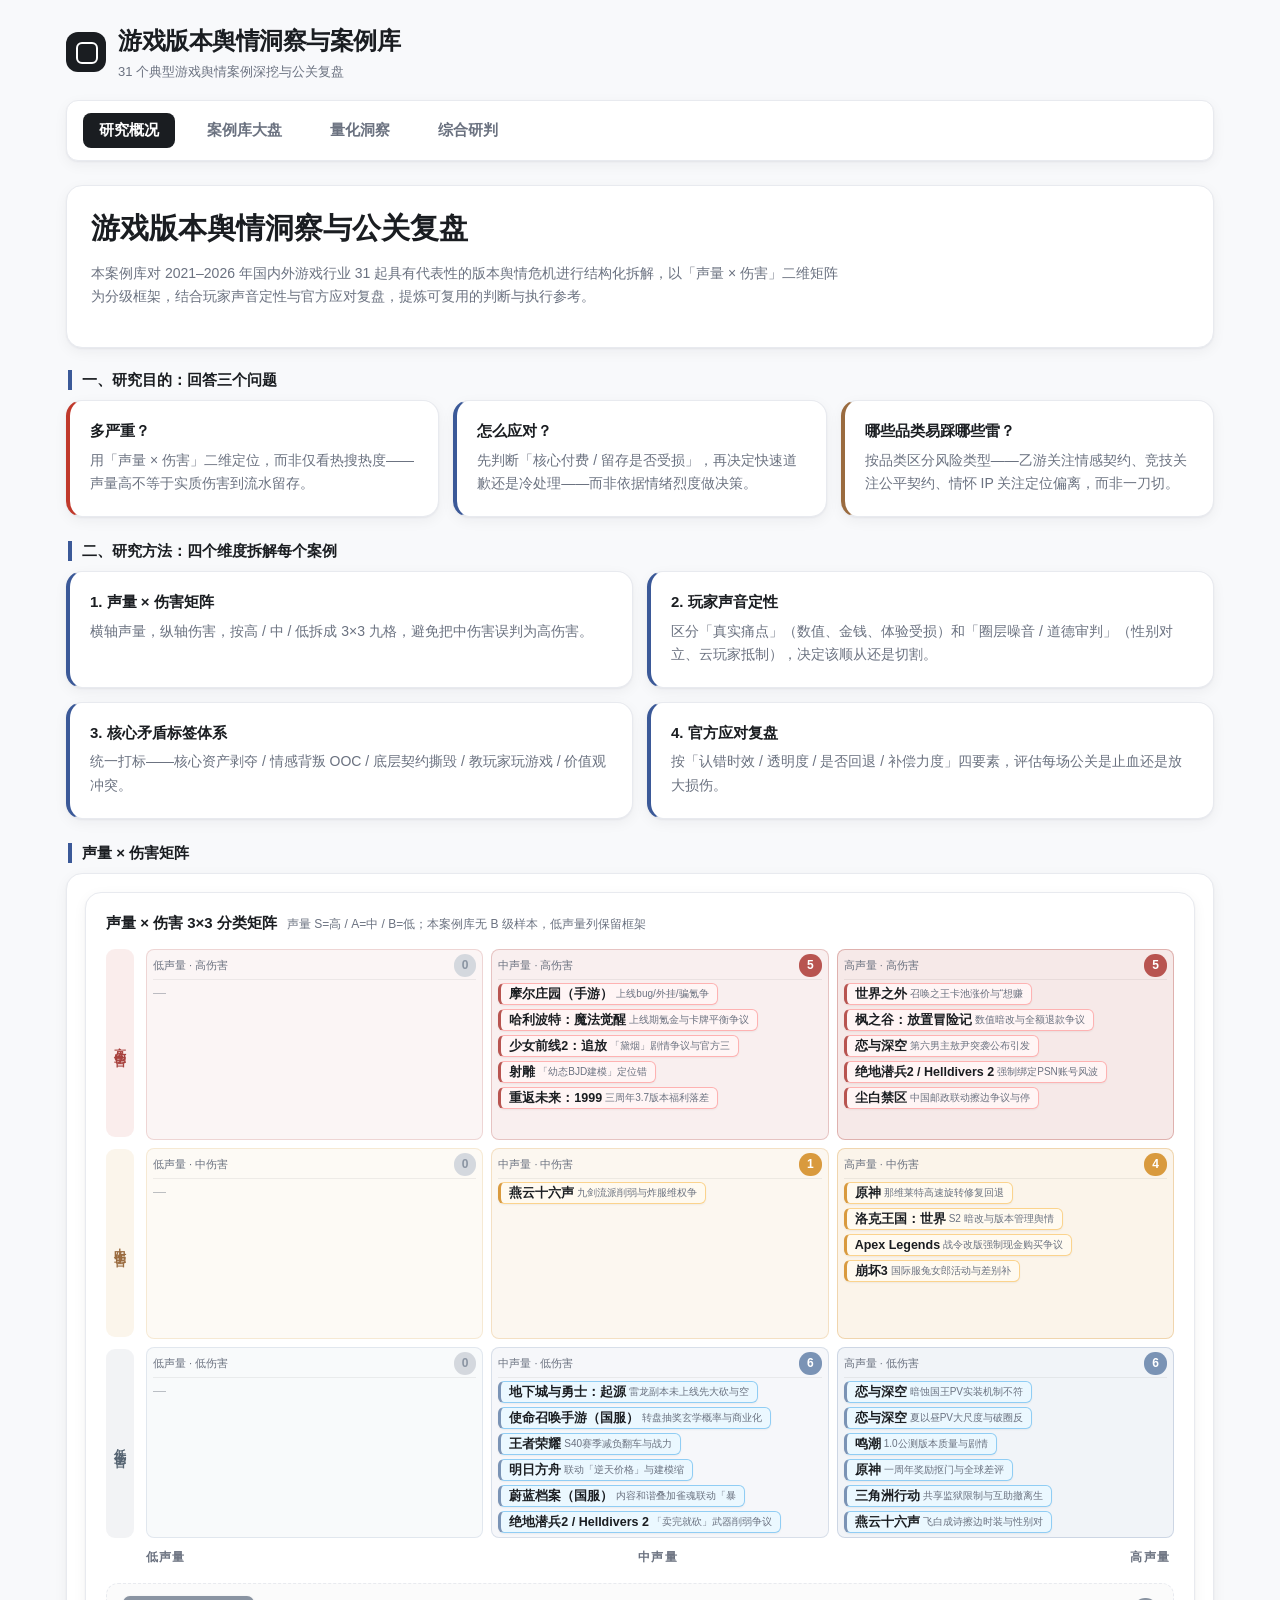
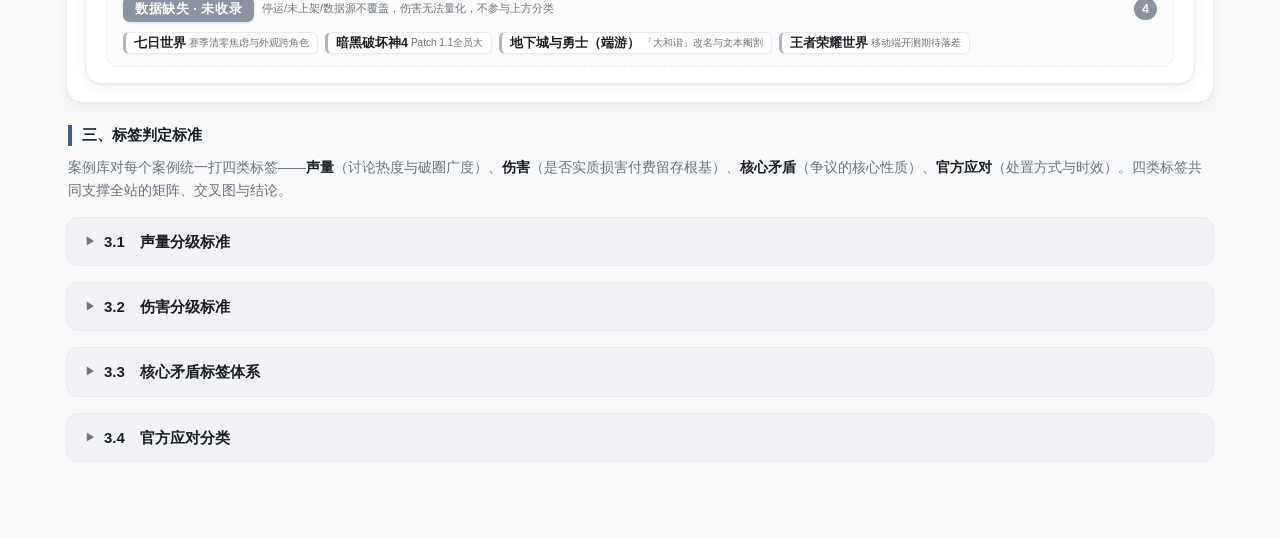
<file: V11 7.15(改)/index.html>
<!doctype html>
<html lang="zh-CN">
<head>
  <meta charset="utf-8" />
  <meta name="viewport" content="width=device-width, initial-scale=1" />
  <title>游戏版本舆情洞察与案例库</title>
  <link rel="stylesheet" href="./style.css?v=20260715-23" />
</head>
<body>
<div class="app">
  <header class="top">
        <div class="brand" style="cursor: pointer;" onclick="goHome()">
      <div class="logo"></div>
      <div>
        <h1>游戏版本舆情洞察与案例库</h1>
        <div class="sub">31 个典型游戏舆情案例深挖与公关复盘</div>
      </div>
    </div>
  </header>

  <nav class="mainNav">
    <button onclick="switchMainTab('overview')" id="nav-overview" class="active">研究概况</button>
    <button onclick="switchMainTab('dashboard')" id="nav-dashboard">案例库大盘</button>
    <button onclick="switchMainTab('conclusions2')" id="nav-conclusions2">量化洞察</button>
    <button onclick="switchMainTab('conclusions3')" id="nav-conclusions3">综合研判</button>
  </nav>

  <main id="overview">

    <!-- Hero -->
    <section class="card heroMain" style="margin-bottom:20px;">
      <h2>游戏版本舆情洞察与公关复盘</h2>
      <p class="muted">本案例库对 2021–2026 年国内外游戏行业 31 起具有代表性的版本舆情危机进行结构化拆解，以「声量 × 伤害」二维矩阵为分级框架，结合玩家声音定性与官方应对复盘，提炼可复用的判断与执行参考。</p>
    </section>

    <!-- 一、研究目的 -->
    <div class="mapSectionLabel">一、研究目的：回答三个问题</div>
    <div style="display:grid; grid-template-columns:repeat(auto-fit, minmax(300px,1fr)); gap:14px; margin-bottom:24px;">
      <article class="card" style="padding:20px; border-left:4px solid var(--red);">
        <h3 style="margin:0 0 8px; font-size:15px; color:var(--text);">多严重？</h3>
        <p style="font-size:14px; color:var(--muted); line-height:1.7; margin:0;">用「声量 × 伤害」二维定位，而非仅看热搜热度——声量高不等于实质伤害到流水留存。</p>
      </article>
      <article class="card" style="padding:20px; border-left:4px solid var(--blue);">
        <h3 style="margin:0 0 8px; font-size:15px; color:var(--text);">怎么应对？</h3>
        <p style="font-size:14px; color:var(--muted); line-height:1.7; margin:0;">先判断「核心付费 / 留存是否受损」，再决定快速道歉还是冷处理——而非依据情绪烈度做决策。</p>
      </article>
      <article class="card" style="padding:20px; border-left:4px solid var(--amber);">
        <h3 style="margin:0 0 8px; font-size:15px; color:var(--text);">哪些品类易踩哪些雷？</h3>
        <p style="font-size:14px; color:var(--muted); line-height:1.7; margin:0;">按品类区分风险类型——乙游关注情感契约、竞技关注公平契约、情怀 IP 关注定位偏离，而非一刀切。</p>
      </article>
    </div>

    <!-- 二、研究方法 -->
    <div class="mapSectionLabel">二、研究方法：四个维度拆解每个案例</div>
    <div style="display:grid; grid-template-columns:repeat(2, 1fr); gap:14px; margin-bottom:24px;">
      <article class="card" style="padding:20px; border-left:4px solid var(--blue);">
        <h3 style="margin:0 0 8px; font-size:15px; color:var(--text);">1. 声量 × 伤害矩阵</h3>
        <p style="font-size:14px; color:var(--muted); line-height:1.7; margin:0;">横轴声量，纵轴伤害，按高 / 中 / 低拆成 3×3 九格，避免把中伤害误判为高伤害。</p>
      </article>
      <article class="card" style="padding:20px; border-left:4px solid var(--blue);">
        <h3 style="margin:0 0 8px; font-size:15px; color:var(--text);">2. 玩家声音定性</h3>
        <p style="font-size:14px; color:var(--muted); line-height:1.7; margin:0;">区分「真实痛点」（数值、金钱、体验受损）和「圈层噪音 / 道德审判」（性别对立、云玩家抵制），决定该顺从还是切割。</p>
      </article>
      <article class="card" style="padding:20px; border-left:4px solid var(--blue);">
        <h3 style="margin:0 0 8px; font-size:15px; color:var(--text);">3. 核心矛盾标签体系</h3>
        <p style="font-size:14px; color:var(--muted); line-height:1.7; margin:0;">统一打标——核心资产剥夺 / 情感背叛 OOC / 底层契约撕毁 / 教玩家玩游戏 / 价值观冲突。</p>
      </article>
      <article class="card" style="padding:20px; border-left:4px solid var(--blue);">
        <h3 style="margin:0 0 8px; font-size:15px; color:var(--text);">4. 官方应对复盘</h3>
        <p style="font-size:14px; color:var(--muted); line-height:1.7; margin:0;">按「认错时效 / 透明度 / 是否回退 / 补偿力度」四要素，评估每场公关是止血还是放大损伤。</p>
      </article>
    </div>

    <div class="mapSectionLabel">声量 × 伤害矩阵</div>
    <div class="mapRow mapRowSingle overviewMatrixEvidence">
      <section id="matrixChartContainer" class="mapCard"></section>
    </div>

    <!-- 三、标签判定标准 -->
    <div class="mapSectionLabel">三、标签判定标准</div>
    <p style="font-size:14px; color:var(--muted); line-height:1.7; margin:0 2px 14px;">案例库对每个案例统一打四类标签——<strong style="color:var(--text);">声量</strong>（讨论热度与破圈广度）、<strong style="color:var(--text);">伤害</strong>（是否实质损害付费留存根基）、<strong style="color:var(--text);">核心矛盾</strong>（争议的核心性质）、<strong style="color:var(--text);">官方应对</strong>（处置方式与时效）。四类标签共同支撑全站的矩阵、交叉图与结论。</p>

    <div class="ovStandardsGrid">
      <details class="gradeDetails">
        <summary><h4>3.1　声量分级标准</h4></summary>
        <p>按「平台覆盖 × UGC 产出 × 破圈程度」三维度，将舆情声量分为 高 / 中 / 低 三档：</p>
        <table class="gradeTable">
          <thead>
            <tr><th>等级</th><th>平台覆盖</th><th>UGC 产出</th><th>破圈程度</th><th>典型特征</th></tr>
          </thead>
          <tbody>
            <tr>
              <td class="gradeS">高</td>
              <td>3+ 平台全网发酵<br>（B站 + 微博 + 贴吧 + 抖音…）</td>
              <td>大量二创 + 梗传播<br>长文分析 / 复盘视频</td>
              <td>主流财经 / 社会媒体报道<br>（环球网、新浪财经、观察者网…）<br>消协 / 律师函 / 警方介入</td>
              <td>「出圈」事件<br>圈外人也知道</td>
            </tr>
            <tr>
              <td class="gradeA">中</td>
              <td>2-3 平台<br>（B站 + 微博 / 贴吧）</td>
              <td>中等 UGC<br>有长文复盘</td>
              <td>游戏媒体 + 科技媒体报道<br>（17173、游民星空、GameLook…）</td>
              <td>圈内大事件<br>圈外偶尔听说</td>
            </tr>
            <tr>
              <td class="gradeB">低</td>
              <td>单平台为主<br>（贴吧 / NGA）</td>
              <td>少量讨论帖</td>
              <td>无外部媒体报道</td>
              <td>圈内小范围讨论</td>
            </tr>
          </tbody>
        </table>
        <p class="docNote"><strong>说明：</strong>本案例库 31 个案例均为 中 / 高声量舆情，暂无「低声量」样本。低声量案例因传播范围窄、系统性记录不足，不纳入本次分析。分析结论适用于「中 / 高声量舆情」场景，对低声量「隐性流失」类不适用；后文声量×伤害矩阵中的「低声量」列因此为已知盲区、当前为空，保留仅用于呈现完整框架。</p>
        <p class="docNote"><strong>声量 ≠ 破圈：</strong>「声量」衡量的是<strong>讨论体量与烈度</strong>（S=高 / A=中），而「破圈」标记的是<strong>是否惊动大众与主流媒体、走出玩家圈层</strong>——二者是两个独立维度。因此会出现「中声量却已破圈」的案例（如情怀 IP 因大众关注度高，讨论体量未必最大却容易出圈）。全站矩阵、结论按<strong>声量档</strong>分类，破圈与否单列标注，请勿混为一谈。</p>
      </details>

      <details class="gradeDetails">
        <summary><h4>3.2　伤害分级标准</h4></summary>
        <p>伤害看的是「核心付费与留存是否受损」——舆情是否真正伤到<strong>收入、活跃、产品存续</strong>，而非讨论热度。按对流水 / 活跃 / 结局的实际冲击分 高 / 中 / 低 三档：</p>
        <table class="gradeTable">
          <thead>
            <tr><th>等级</th><th>收入 / 流水</th><th>活跃 / 留存</th><th>结局信号</th><th>典型特征</th></tr>
          </thead>
          <tbody>
            <tr>
              <td class="gradeS">高</td>
              <td>跌幅深且跨版本 / 多次活动持续<br>后续收入不及同期预期<br>不随道歉补偿回升</td>
              <td>DAU 肉眼可见下降<br>处理后未回补</td>
              <td>停服 / 停运<br>大规模退款潮<br>永久砍产品线<br>（命中任一即判高）</td>
              <td>影响不可逆<br>或根因在产品定位 / 设定层</td>
            </tr>
            <tr>
              <td class="gradeA">中</td>
              <td>爆发期环比明显下降<br>或下个卡池 / 角色收入走低<br>补偿·下版本后回升</td>
              <td>基本无变化<br>影响主要落在收入侧</td>
              <td>无高档硬信号<br>短期内即修复回归</td>
              <td>影响可逆<br>不跨版本</td>
            </tr>
            <tr>
              <td class="gradeB">低</td>
              <td>数据上看不出影响<br>或仅轻微波动很快回归<br>甚至逢周年庆仍处峰值</td>
              <td>无变化</td>
              <td>无任何持续 / 不可逆信号<br>处理前后曲线基本重合</td>
              <td>仅口碑波动<br>大盘数据无感</td>
            </tr>
          </tbody>
        </table>
        <p class="docNote"><strong>说明：</strong>部分案例因数据源不覆盖事件期或未纳入量化收录，伤害记为「无数据 / 未收录」，以定性判定为准，不参与伤害档统计。<strong>声量 ≠ 伤害</strong>是本库的核心命题：高声量可能只是「低」档噪声，低声量也可能是「高」档隐性失血。</p>
      </details>

      <details class="gradeDetails">
        <summary><h4>3.3　核心矛盾标签体系</h4></summary>
        <p>核心矛盾，是剥开情绪与声量后玩家真正在意的那个「被侵犯的东西」——它回答的不是「发生了什么事」，而是「这件事动了玩家的哪一样东西」。据此归为 <strong>4 大类 11 个标签</strong>，每个案例可打一个或多个。全库统一的划分主线是<strong>按「被侵犯的对象」切，而非按表面导火索切</strong>：同一个动作（如「削弱」），削的是你花钱买的东西即归付费类，削的是大众游戏机制即归数值类。</p>
        <table class="gradeTable">
          <thead>
            <tr><th>大类</th><th>标签</th><th>定义</th></tr>
          </thead>
          <tbody>
            <tr>
              <td class="tagGroupCell" rowspan="2"><span class="tagGroupName">💰 商业化 / 付费</span><span class="tagGroupJudge">「我花的钱 / 要花的钱被坑了」</span></td>
              <td class="tagName">付费内容贬值/不实</td>
              <td class="tagDef">指玩家已付费所得内容，因后续改动或宣传不符而缩水、贬值的争议。<span class="tagIncl">（限定卡缩水、限定变常驻、付费战令武器被砍、宣传与实物不符）</span></td>
            </tr>
            <tr>
              <td class="tagName">商业化契约/动机争议</td>
              <td class="tagDef">指厂商的收费方式或商业化姿态本身引发的信任争议。<span class="tagIncl">（涨价逼氪、「想赚钱」式表态、付费设计动机被质疑、收费方式引发反感）</span></td>
            </tr>
            <tr>
              <td class="tagGroupCell" rowspan="4"><span class="tagGroupName">🎮 数值 / 玩法 / 体验</span><span class="tagGroupJudge">「我玩的东西 / 花的精力被搞坏了」</span></td>
              <td class="tagName">数值/平衡争议</td>
              <td class="tagDef">指游戏机制层的强度、平衡与公平性争议。<span class="tagIncl">（强度失衡、逼氪数值、全职业平衡补丁、削弱补偿不到位）</span></td>
            </tr>
            <tr>
              <td class="tagName">体验/质量争议</td>
              <td class="tagDef">指基础品质与服务层面「做得烂 / 坏了」的争议。<span class="tagIncl">（性能卡顿、bug、优化差、闪退、客服失灵）</span></td>
            </tr>
            <tr>
              <td class="tagName">自创玩法管控争议</td>
              <td class="tagDef">指官方限制或管控玩家自创玩法、被批「教玩家玩游戏」的自由度争议。<span class="tagIncl">（强制玩法、封禁自创流派、管控二创 / 玩法自由）</span></td>
            </tr>
            <tr>
              <td class="tagName">产能/优先级排期</td>
              <td class="tagDef">指版本更新节奏、内容产出优先级或资源分配不公引发的争议。<span class="tagIncl">（主线断更、资源倾斜新角色、版本分支混乱、积压的更新诉求长期未回应）</span></td>
            </tr>
            <tr>
              <td class="tagGroupCell" rowspan="2"><span class="tagGroupName">🎭 内容与价值观</span><span class="tagGroupJudge">「我认同的角色 / 价值观被冒犯了」</span></td>
              <td class="tagName">情感/价值观争议</td>
              <td class="tagDef">指剧情、角色或价值观输出冒犯玩家情感认同、击穿内部情感契约的争议。<span class="tagIncl">（OOC、角色崩坏、暧昧剧情、价值观输出引发争议）</span></td>
            </tr>
            <tr>
              <td class="tagName">内容尺度/合规争议</td>
              <td class="tagDef">指内容擦边、尺度或联动触碰监管与大众道德线的争议。<span class="tagIncl">（擦边立绘、联动踩线、尺度越界、涉监管举报）</span></td>
            </tr>
            <tr>
              <td class="tagGroupCell" rowspan="3"><span class="tagGroupName">👥 圈层矛盾</span><span class="tagGroupJudge">「这是在针对 / 撕裂我们这群人」</span></td>
              <td class="tagName">圈层矛盾-性别</td>
              <td class="tagDef">指争议主线演变成男女玩家立场对立的冲突形态。<span class="tagIncl">（性别对立、男女立场互撕、拉踩引战）</span></td>
            </tr>
            <tr>
              <td class="tagName">圈层矛盾-竞品</td>
              <td class="tagDef">指争议演变成粉丝 / 竞品阵营站队互撕的冲突形态。<span class="tagIncl">（竞品阵营对立、粉丝站队、云玩家抵制）</span></td>
            </tr>
            <tr>
              <td class="tagName">圈层矛盾-内部</td>
              <td class="tagDef">指同一游戏内部玩家群体因利益分化而对立的冲突形态。<span class="tagIncl">（硬核 vs 平民、老玩家 vs 新玩家、流派间利益冲突、共创玩家 vs 独狼）</span></td>
            </tr>
          </tbody>
        </table>
        <p class="docNote"><strong>说明：</strong>核心矛盾标签<strong>可叠加</strong>——一个事件常同时侵犯多样东西（如「擦边联动」既踩合规线又撕性别圈层）。打标时先抓<strong>最主要的被侵犯对象</strong>定主标签，再补叠加标签。「圈层矛盾」三个标签多为<strong>叠加态</strong>，它标记冲突「打成了什么形态」，而非最初「因什么而起」。应对上，「真实痛点」（付费 / 数值 / 体验 / 情感契约）通常需顺应，「圈层噪音 / 道德审判」则需审慎切割、避免被裹挟。</p>
      </details>

      <details class="gradeDetails">
        <summary><h4>3.4　官方应对分类</h4></summary>
        <p>官方应对按<strong>认错时效 × 诚意 / 有效性</strong>归为 4 类，从高到低排序——它决定一场舆情是被止血还是被放大：</p>
        <table class="gradeTable">
          <thead>
            <tr><th>类型</th><th>行为特征</th><th>适用 / 效果</th></tr>
          </thead>
          <tbody>
            <tr>
              <td class="prName prSlide">立刻滑跪</td>
              <td>第一时间认错、快速回退 / 加码补偿，姿态低、动作快</td>
              <td>面对已击穿契约的高伤害舆情，及时止血、争取恢复窗口</td>
            </tr>
            <tr>
              <td class="prName prNormal">正常处理</td>
              <td>按常规节奏公告说明、给出方案，不卑不亢</td>
              <td>矛盾可控、诉求明确时的标准动作，多数能平稳平息</td>
            </tr>
            <tr>
              <td class="prName prMix">前期冷处理<br>+后期滑跪</td>
              <td>初期观望 / 沉默，舆情升级后被迫认错回退</td>
              <td>误判烈度导致错过最佳窗口，道歉成本被抬高</td>
            </tr>
            <tr>
              <td class="prName prCold">冷处理</td>
              <td>不回应 / 淡化 / 拖过热度，等舆情自然消退</td>
              <td>对圈层噪音 / 道德审判类可用；若用错在真实痛点上会放大损伤</td>
            </tr>
          </tbody>
        </table>
      </details>
    </div>

  </main>

  <!-- ================= 量化洞察· 样本数据呈现的规律 ================= -->
  <main id="conclusions2" style="display:none">

    <!-- 第一章 · 伤害判断 -->
    <div class="c2Block c2ChapterBlock isDamage"><span>01</span><div><b>伤害判断</b><small>哪些问题、什么阶段更容易伤大盘</small></div></div>
    <div class="c2Grid">

      <!-- 卡1：真实痛点与实质伤害 -->
      <article class="c2Card" style="border-left-color:var(--red); grid-column:1/-1">
        <div class="c2Point c2PointNum"><span class="c2Num" style="color:var(--red)">1</span><span class="c2PointHead"><span class="c2Aspect aRed">伤害</span>真实痛点更容易伤大盘：体验质量与商业化契约风险最高</span></div>
        <div class="c2Body">
          <div class="c2DamageMain">
            <div class="c2DamageChartCol"><div class="c2DamageChartWide"><div id="c2TagDamageChart"></div></div></div>
            <div class="c2DamageSide">
              <section class="c2DamageSection">
                <div class="c2DamageSectionHead"><b>看致伤率</b><span>发生后转化为中高伤害的可能性</span></div>
                <div class="c2DamageSummary c2DamageSummaryRate">
                  <section><b><span>83%</span> 体验 / 质量争议</b><p>6 案中 4 高、1 中。基础可用性或服务质量受损，会直接冲击留存与产品口碑。</p><div class="c2DamageCardCases" data-damage-tag="体验/质量争议"></div></section>
                  <section><b><span>75%</span> 商业化契约 / 动机争议</b><p>8 案中 5 高、1 中。收费规则、付费动机或契约失信，会直接击穿消费信任。</p><div class="c2DamageCardCases" data-damage-tag="商业化契约/动机争议"></div></section>
                  <section class="isCompare"><b><span>33%</span> 数值 / 平衡争议</b><p>6 案中仅 1 高、1 中。容易形成高讨论度，但多数仍可通过后续平衡迭代修复。</p><div class="c2DamageCardCases" data-damage-tag="数值/平衡争议"></div></section>
                </div>
              </section>
              <section class="c2DamageSection">
                <div class="c2DamageSectionHead"><b>看样本数量</b><span>反复进入版本舆情的矛盾</span></div>
                <div class="c2DamageSummary c2DamageSummaryCount">
                  <section class="isFrequent"><b><span>10例</span> 情感 / 价值观争议</b><p>样本数最多，中高伤害率 60%。既反复进入舆情，也有较高概率触及角色关系与情感契约。</p><div class="c2DamageCardCases" data-damage-tag="情感/价值观争议"></div></section>
                  <section class="isCompare"><b><span>10例</span> 圈层矛盾</b><p>样本数最多，中高伤害率 40%。传播与治理负担较高，但是否伤及大盘取决于背后的原始矛盾。</p><div class="c2DamageCardCases" data-damage-tag="圈层矛盾"></div></section>
                </div>
              </section>
            </div>
          </div>
          <div class="c2Insight"><b>洞察：</b>样本数量最多的未必最伤，致伤率最高的也未必最常见。<b>体验 / 质量争议少而高危，商业化契约兼具较多样本与高致伤率；情感 / 圈层议题反复出现，但能否伤及大盘，取决于是否进一步击中体验、付费或情感契约。</b></div>
        </div>
      </article>

      <!-- 卡2（打横一行：左生命周期柱 / 右上线期根因，底部合并洞察） -->
      <article class="c2Card" style="border-left-color:var(--amber); grid-column:1/-1">
        <div class="c2Point c2PointNum"><span class="c2Num" style="color:var(--amber)">2</span><span class="c2PointHead"><span class="c2Aspect aAmber">生命周期</span>新游戏尚未建立稳定用户群与生态位，定位错位最易在上线期演变为高伤</span></div>
        <div class="c2SplitBody">
          <div class="c2SplitL">
            <div class="c2ChartTitle">上线半年内的高伤害率仍显著高于成长/成熟期</div>
            <div class="c2ChartFill"><div id="c2LifecycleChart"></div></div>
          </div>
          <div class="c2SplitR">
            <div class="c2ChartTitle">上线期高伤 6 案的根因：定位错位占据半数</div>
            <div class="c2ChartFill"><div id="c2LaunchRoots"></div></div>
          </div>
        </div>
        <div class="c2Insight c2LifecycleInsight" style="border-left-color:var(--amber)">
          <b>洞察：</b>
          <ul>
            <li><b>上线期易高伤：</b>产品仍处于核心用户筛选与口碑定型阶段，稳定用户群、沉没成本与品牌信任尚未形成，玩家离开成本低，首轮失误更容易直接转化为流失。样本中上线期高伤害率为 <b>60%（6/10）</b>，成长阶段降至 33%（4/12）。</li>
            <li><b>产品定位错误集中：</b>6 个上线期高伤案例中，<b>产品定位错位占 3 个</b>，是最集中的根因。上线前应优先验证<b>“为谁服务、提供什么核心价值、能否稳定兑现”</b>。</li>
          </ul>
        </div>
      </article>

    </div>

    <!-- 第二章 · 契约边界 -->
    <div class="c2Block c2ChapterBlock isMechanism"><span>02</span><div><b>契约边界</b><small>不同品类的核心承诺，决定触线后的伤害与修复空间</small></div></div>

    <div class="c2Grid c2ContractGrid">
      <!-- 卡3（占满整行·品类核心契约红线） -->
      <article class="c2Card" style="border-left-color:var(--red); grid-column:1/-1">
        <div class="c2Point"><span class="c2Aspect aRed">契约边界</span>品类核心契约界定风险边界，触碰基础承诺更易转化为实质伤害</div>
        <div class="c2Body">
          <div class="c2ChartTitle">不同品类的核心承诺、主要冲突方式与样本中高伤害率</div>
          <div id="c2RedlineChart"></div>
        </div>
        <div class="c2Insight c2ContractInsight">
          <b>洞察：品类容错差异的核心，在于核心资产受损后是否可逆。</b>
          <ul>
            <li><b>竞技 / 射击类：</b>玩家对常态化平衡调整已有稳定预期。当规则公开、影响对称且能够回滚时，争议通常仍属于竞技环境的持续校准。</li>
            <li><b>情怀 IP / 情感陪伴类：</b>游戏承载着长期积累的角色记忆、关系连续性与专属感。OOC、角色关系改写或情感承诺破坏会改变玩家对既有内容的理解，难以通过数值回调或补偿完整修复，因此触线后的容错空间更小。</li>
          </ul>
        </div>
      </article>
    </div>

    <!-- 第三章 · 官方处置 -->
    <div class="c2Block c2ChapterBlock isResponse"><span>03</span><div><b>官方处置</b><small>风险何时被识别，误判如何推高补救成本</small></div></div>
    <div class="c2Grid">

      <!-- 卡5：危机识别与黄金窗口 -->
      <article class="c2Card" style="border-left-color:var(--green); grid-column:1/-1">
        <div class="c2Point"><span class="c2Aspect aGreen">危机识别</span>官方处置强度取决于风险判断，误判会错过黄金响应窗口</div>
        <div class="c2Body">
          <div class="c2CrisisTop">
            <section class="c2CrisisChart">
              <div class="c2OfficialSectionHead">
                <span>01</span>
                <div><b>数据发现：处置强度随事件风险升级，识别越晚，补救成本越高</b><small>公关应对 × 最终伤害</small></div>
              </div>
              <div class="c2ChartFill"><div id="c2PrChart"></div></div>
              <div class="c2CrisisTakeaway">处置强度反映官方当时判断的风险等级；“前期冷处理＋后期滑跪”案例全部达到高伤，说明首轮误判容易拖过黄金响应窗口。</div>
            </section>
            <section class="c2MisjudgeReview">
            <div class="c2OfficialSectionHead">
              <span>02</span>
              <div><b>五案误判复盘：首轮只处理表层问题，如何推高后续处置成本</b><small>首轮按什么问题处理 → 玩家认为真正受损的是什么 → 争议如何升级</small></div>
            </div>
            <div class="c2MisjudgeTable" role="table" aria-label="官方风险误判案例复盘">
              <div class="isHead" role="row"><b>案例</b><b>首轮按什么问题处理</b><b>玩家认为真正受损的是</b><b>争议如何升级 / 最终处理</b></div>
              <div role="row">
                <a onclick="openCase('shijiezhiwai-money')">世界之外</a>
                <span>按“卡池定价过高”处理，先发放低价值补偿。</span>
                <span>抽卡价格与规则临时变化，损害了付费前的知情权与消费信任。</span>
                <span class="c2MisjudgeOutcome"><i><b>风险升级</b>低价值补偿与 6 天沉默继续放大不满。</i><i><b>最终处理</b>深夜道歉并追加补丁。</i></span>
              </div>
              <div role="row">
                <a onclick="openCase('luoke-s2')">洛克王国 S2</a>
                <span>按“局部体验不佳”处理，用补偿和自定义功能回应。</span>
                <span>已上线的角色资产被未经充分说明地修改，且少数反馈直接影响全服。</span>
                <span class="c2MisjudgeOutcome"><i><b>风险升级</b>解释不足让代表性与性别争议持续扩大。</i><i><b>最终处理</b>逐项回退并由主策承担责任。</i></span>
              </div>
              <div role="row">
                <a onclick="openCase('fengzhigu-refund')">枫之谷</a>
                <span>按“商品编码或描述错误”处理，先做技术修正。</span>
                <span>玩家已经按明确属性付费，且进一步质疑官方是否早已知情。</span>
                <span class="c2MisjudgeOutcome"><i><b>风险升级</b>付费属性与信息披露问题促使管理层介入。</i><i><b>最终处理</b>全额退款并整改上架流程。</i></span>
              </div>
              <div role="row">
                <a onclick="openCase('benghuai-rabbit')">崩坏3</a>
                <span>按“不同区服的活动差异”处理，近一个月没有正式回应。</span>
                <span>核心玩家将区服差异理解为长期支持没有获得同等尊重。</span>
                <span class="c2MisjudgeOutcome"><i><b>风险升级</b>长时间沉默使差别待遇感持续发酵。</i><i><b>最终处理</b>道歉、下架相关内容并补偿。</i></span>
              </div>
              <div role="row">
                <a onclick="openCase('lianyu-aoyin')">恋与深空·敖尹</a>
                <span>按“新角色接受度与宣发节奏”处理，重点放在谣言管理。</span>
                <span>老角色内容长期欠账，有限产能却优先投入新角色。</span>
                <span class="c2MisjudgeOutcome"><i><b>风险升级</b>沉默与强硬追责放大了资源分配与组织化反弹。</i><i><b>最终处理</b>取消角色并停止新增男主。</i></span>
              </div>
            </div>
            <div class="c2MisjudgeConclusion"><b>共同机制：</b>五案的首轮处理都聚焦价格、技术错误、活动差异或局部体验等表层问题，对玩家认为受损的既有承诺识别滞后。低价值补偿、沉默或只修复表层问题继续放大不信任；争议触及付费承诺、角色关系或核心用户身份后，处置成本迅速上升。</div>
          </section>
          </div>
        </div>
      </article>

    </div>

    <div style="margin:8px 2px 32px; padding:14px 18px; background:var(--soft); border:1px dashed var(--line); border-radius:10px;">
      <p style="font-size:12px; color:var(--muted); line-height:1.6; margin:0;">数据说明：本页规律基于全库 31 个案例的结构化标签统计；无数据/未收录案例不计入相关伤害比例。</p>
    </div>
  </main>

  <!-- 综合研判内容源：仅供正式页面动态生成，不作为独立页面展示 -->
  <div id="conclusions3Source" hidden aria-hidden="true">

    <!-- 近期趋势 -->
    <div class="c2Block">趋势、机制与风险</div>
    <div class="c2Grid">

      <!-- 用户趋势：性别议题的增量与传播放大效应 -->
      <article class="c2Card c2GenderAnalysis" style="border-left-color:var(--red); grid-column:1/-1">
        <div class="c2Point"><span class="c2Aspect aRed">用户趋势</span>性别议题增多，并逐渐成为“传播放大器”</div>
        <div class="c2Body">
          <div class="c2GenderSectionHead">
            <span>01</span>
            <div><b>数据发现</b><small>出现时间 × 传播结果</small></div>
          </div>
          <div class="c2GenderCharts">
            <section class="c2GenderChartPanel">
              <div class="c2GenderFindingTitle"><span>发现 A · 出现时间：</span><b>性别议题案例在 2025 年后集中出现</b></div>
              <div id="c2GenderTrendChart"></div>
              <p class="c2GenderChartDesc">样本从 2021–2024 年的 0 例，上升到 2025 年 2 例、2026 年 3 例。它反映的是案例库中的集中出现，不等同于全行业发生率。</p>
            </section>
            <section class="c2GenderChartPanel">
              <div class="c2GenderFindingTitle"><span>发现 B · 传播结果：</span><b>性别议题更稳定地放大传播</b></div>
              <div id="c2GenderImpactChart"></div>
              <p class="c2GenderChartDesc">5 起案例全部达到高声量，但只有 2 起高伤害、1 起中伤害：它稳定放大传播，却不必然造成产品重伤。</p>
            </section>
          </div>

          <div class="c2GenderBridge">
            <span>数据结论</span>
            <p><b>性别议题在 2025 年后集中进入版本舆情，并表现出稳定的声量放大效应；但声量放大不等于必然造成产品重伤。</b></p>
          </div>

          <section class="c2GenderAmplifier">
            <div class="c2GenderSectionHead">
              <span>02</span>
              <div><b>传播路径</b><small>性别议题如何把原有版本争议带出游戏圈</small></div>
            </div>
            <div class="c2GenderFlow" aria-label="性别议题传播放大链路">
              <div><b>原始版本争议</b><small>尺度 / 暗改 / 资源分配 / 治理问题</small></div><i>→</i>
              <div><b>性别化重述</b><small>谁被尊重、谁能代表玩家</small></div><i>→</i>
              <div><b>圈层动员</b><small>身份共鸣降低参与门槛</small></div><i>→</i>
              <div class="isRisk"><b>跨平台传播</b><small>从游戏语境进入公共议题</small></div>
            </div>

            <div class="c2GenderSectionHead c2GenderTypesHead">
              <span>03</span>
              <div><b>案例分型</b><small>同样涉及性别议题，进入冲突的路径并不相同</small></div>
            </div>
            <div class="c2GenderRoutes">
              <div>
                <span>原生型</span>
                <p><b>性别表达本身就是矛盾。</b>角色定位、审美承诺或性别呈现直接触发争议。</p>
                <div class="c2GenderRepresentative"><b>代表案例：</b><a onclick="openCase('yanyun-female')">燕云·飞白成诗</a></div>
                <details class="c2GenderCaseDetails">
                  <summary><small>展开案例描述</small></summary>
                  <div class="c2GenderCaseDesc"><a class="c2GenderCaseLink" onclick="openCase('yanyun-female')">燕云·飞白成诗</a><p>“女性友好”定位下推出被指男凝 / 擦边的女装，性别表达本身直接构成争议。</p></div>
                </details>
              </div>
              <div>
                <span>叠加型</span>
                <p><b>原始矛盾在传播中被性别化重述。</b>议题由尺度、暗改、资源或治理问题扩展到公共语境。</p>
                <div class="c2GenderRepresentative"><b>代表案例：</b><a onclick="openCase('lianyu-scale')">恋与·夏以昼</a><a onclick="openCase('luoke-s2')">洛克王国 S2</a><a onclick="openCase('chenbai-forbidden')">尘白禁区</a><a onclick="openCase('lianyu-aoyin')">恋与·敖尹</a></div>
                <details class="c2GenderCaseDetails">
                  <summary><small>展开案例描述</small></summary>
                  <div class="c2GenderCaseDesc"><a class="c2GenderCaseLink" onclick="openCase('lianyu-scale')">恋与·夏以昼</a><p>PV 尺度争议被进一步转译为成年女性消费权与“乙游被双标”之争。</p></div>
                  <div class="c2GenderCaseDesc"><a class="c2GenderCaseLink" onclick="openCase('luoke-s2')">洛克王国 S2</a><p>暗改叠加官方采纳特定社区意见，被质疑性别站队与反馈代表性失衡。</p></div>
                  <div class="c2GenderCaseDesc"><a class="c2GenderCaseLink" onclick="openCase('chenbai-forbidden')">尘白禁区</a><p>擦边内容进入公共品牌场景，性别与女性形象争议进一步放大监管暴露。</p></div>
                  <div class="c2GenderCaseDesc"><a class="c2GenderCaseLink" onclick="openCase('lianyu-aoyin')">恋与·敖尹</a><p>资源分配维权中，“引狼入室”台词被解读为女性安全问题，推动事件破圈。</p></div>
                </details>
              </div>
            </div>
          </section>
        </div>
        <div class="c2Insight"><b>核心观察：</b>性别议题提供了更易跨圈层理解的公共叙事，因此更稳定地放大传播；但它不是伤害的充分条件，<b>最终是否伤及大盘，仍取决于原始矛盾是否击中付费、体验或情感契约，以及官方能否及时止损。</b></div>
      </article>

      <!-- 卡7a：趋势一·女性向 / 乙游圈层的制度化施压能力 -->
      <article class="c2Card c2PressureCard" style="border-left-color:var(--red); grid-column:1/-1">
        <div class="c2Point"><span class="c2Aspect aRed">圈层研判</span>女性向 / 乙游圈层拥有更强的“制度化施压能力”</div>
        <div class="c2Body">
          <section class="c2PressureConclusion">
            <span>核心结论</span>
            <p>女性向 / 乙游圈层的舆情风险，不只来自更深的情感投入和更高的情绪烈度。部分核心社群还表现出更成熟的<b>制度化施压能力</b>：能够把分散的不满组织成统一诉求，进一步翻译为消费权益、女性权益、未成年人保护、内容合规或公共品牌风险，通过平台、媒体、合作方及有关部门等多条路径提高企业沉默与拒绝让步的成本。</p>
          </section>

          <div class="c2PressureFeatures" aria-label="制度化施压能力的三个特征">
            <section class="c2PressureFeature">
              <div class="c2PressureFeatureNo">01</div>
              <div class="c2PressureFeatureIcon">情感共识</div>
              <h3>情感关系提供高强度动员燃料</h3>
              <p>乙游售卖持续、专属的拟亲密关系。角色 OOC、内容断供、商业化或男主增减，容易被理解为官方重新定义关系契约；个人不满由此被重述为“长期陪伴被背叛”“女性消费者未被尊重”，迅速形成群体共同利益。</p>
              <div class="c2PressureFeatureFoot"><b>作用：</b>让分散情绪形成可持续的集体动员</div>
            </section>

            <section class="c2PressureFeature">
              <div class="c2PressureFeatureNo">02</div>
              <div class="c2PressureFeatureIcon">组织工具</div>
              <h3>社群继承了成熟的组织技术</h3>
              <p>部分社群吸收并复用饭圈式组织经验：统一话术与诉求清单，整理时间线、证据包、投诉模板和媒体名单，并通过停氪、退款、评分行动及跨平台分工维持压力。组织力使情绪能够转化为低门槛、可复制的集体行动。</p>
              <div class="c2PressureFeatureFoot"><b>作用：</b>让“想表达不满”变成“知道下一步怎么做”</div>
            </section>

            <section class="c2PressureFeature isKey">
              <div class="c2PressureFeatureNo">03</div>
              <div class="c2PressureFeatureIcon">风险翻译</div>
              <h3>能将圈内诉求翻译成公共风险</h3>
              <p>角色、尺度或版本争议会被进一步转换为外部机构能够识别的风险语言：对平台是未成年人 / 内容审核，对品牌是形象与合作审查，对媒体是女性 / 消费权益，对有关部门是合规与消费者保护。</p>
              <div class="c2PressureFeatureFoot"><b>作用：</b>把厂商可冷处理的社区争执，变成目标机构必须响应的治理风险</div>
            </section>
          </div>

          <div class="c2PressureChain" aria-label="制度化施压链路">
            <b>情感契约受损</b><i>→</i><b>圈层共识</b><i>→</i><b>诉求标准化</b><i>→</i><b>行动工具化</b><i>→</i><b class="isHot">公共风险转译</b><i>→</i><b class="isHot">企业 / 机构响应</b>
          </div>

          <section class="c2PressureCases">
            <header>
              <div><span>案例验证</span><h3>同为“大尺度”争议，为何处置结果不同？</h3></div>
              <p>案例只辅助验证“风险翻译 × 制度接口”，不把不同结果简单归因为举报人数或性别强弱。</p>
            </header>

            <div class="c2PressureCaseGrid">
              <article class="c2PressureCase isPrivate">
                <div class="c2PressureCaseTag">私域内容 / 核心玩家防守</div>
                <a class="c2PressureCaseTitle" onclick="openCase('lianyu-scale')">恋与深空 · 夏以昼 PV</a>
                <p>争议主要发生在成年向游戏的核心消费场景。核心玩家将诉求翻译为<b>成年女性内容选择权 / 反对性别双标</b>，厂商也有保护核心卖点与付费用户的商业动力。</p>
                <div class="c2PressureCaseResult"><span>结果</span><b>引发热搜与客服回应，未见正式内容调整</b></div>
              </article>

              <div class="c2PressureVs">VS</div>

              <article class="c2PressureCase isPublic">
                <div class="c2PressureCaseTag">公共场景 / 外部圈层进攻</div>
                <a class="c2PressureCaseTitle" onclick="openCase('chenbai-forbidden')">尘白禁区 · 中国邮政联动</a>
                <p>争议被转换为<b>成人向内容是否适合进入公共服务品牌与线下空间</b>，直接接入品牌形象、未成年人、合作审查等中国邮政必须响应的风险接口。</p>
                <div class="c2PressureCaseResult"><span>结果</span><b>联动终止；后续停服与举报的直接因果仍待核</b></div>
              </article>
            </div>
            <div class="c2PressureCaseTakeaway"><b>验证结果：</b>圈层行动能否转化为现实处置，关键不是“骂得多凶”，而是能否把诉求接入目标机构必须响应的风险接口；同时也取决于内容发生在私域还是公共空间、目标让步成本及核心付费盘态度。</div>
          </section>
        </div>
        <div class="c2Insight">
          <b>运营预警：</b>真正的升级信号不是负面评论变多，而是<b>诉求开始标准化、行动开始工具化、风险开始公共化</b>。一旦出现统一诉求清单、证据包、投诉模板，并开始点名平台、媒体、合作品牌或有关部门，事件已从社区沟通问题进入制度化施压阶段。
        </div>
      </article>

      <!-- 卡7c：版本优先级与玩家代表性 -->
      <article class="c2Card" style="border-left-color:var(--amber); grid-column:1/-1">
        <div class="c2Point"><span class="c2Aspect aAmber">决策研判</span>版本顺序就是资源表态：有限产能应该先服务谁</div>
        <div class="c2Body">
          <div class="c2ChartTitle">玩家不会只看“改了什么”，还会用改版顺序判断谁被优先、谁能代表玩家，以及官方把产能用在体验修复还是增量变现上。</div>

          <div class="c2PriorityCases">
            <section>
              <header><span>选错需求</span><b>洛克王国 S2：需求代表性未经验证</b><a class="conclCase" onclick="openCase('luoke-s2')">查看案例</a></header>
              <p>系统 Bug、版本质量等共性问题尚未解决，却先调整动作、表情等既有情感资产；玩家进一步质疑特定平台/圈层的反馈为何能直接进入全量版本。</p>
              <div class="c2PriorityRead"><b>玩家解读</b><span>“共性问题尚未解决，官方却优先采纳特定圈层偏好”，版本决策因此被解读为在玩家群体之间“站队”。</span></div>
              <div class="c2PriorityFix"><b>决策修正</b><span>先验证覆盖面与核心盘影响；审美/圈层偏好优先采用开关、自定义或灰度方案。</span></div>
            </section>
            <section>
              <header><span>忽视需求</span><b>恋与深空：长期内容债未被优先偿还</b><a class="conclCase" onclick="openCase('lianyu-aoyin')">查看案例</a></header>
              <p>五位老男主主线长期断更，部分超过 500 天；有限产能却优先用于新男主开发与整套宣发，让玩家把新增内容理解为“有产能变现、没产能还旧账”。</p>
              <div class="c2PriorityRead"><b>玩家解读</b><span>“有产能开发和宣发新男主，却长期不补老男主主线”，玩家因此认为官方更看重新增变现，而非回应存量需求。</span></div>
              <div class="c2PriorityFix"><b>决策修正</b><span>先补主线与牵绊内容、公开更新节点，再评估新增角色与增长型内容。</span></div>
            </section>
          </div>

          <section class="c2PrioritySignal">
            <div class="c2PrioritySectionTitle">玩家如何解读版本顺序</div>
            <div class="c2PriorityFlow">
              <div><span>1</span><b>产能投向</b><small>先修什么、先做什么</small></div><i>→</i>
              <div><span>2</span><b>优先服务对象</b><small>谁的需求先被满足</small></div><i>→</i>
              <div><span>3</span><b>代表性判断</b><small>谁被官方视为“玩家”</small></div><i>→</i>
              <div><span>4</span><b>版本信任</b><small>是否继续相信后续规划</small></div>
            </div>
          </section>

          <div class="c2PriorityDecision">
            <section>
              <div class="c2PrioritySectionTitle">需求进入版本池前：先过三道门</div>
              <div class="c2PriorityGates">
                <div><b>覆盖面</b><span>影响多少活跃玩家，是否覆盖核心循环</span></div>
                <div><b>代表性</b><span>社区反馈、分层调研与行为数据能否相互印证</span></div>
                <div><b>改动风险</b><span>是否覆盖既有资产、违背承诺或产生不可逆影响</span></div>
              </div>
            </section>
            <section>
              <div class="c2PrioritySectionTitle">有限产能默认排序</div>
              <ol class="c2PriorityStack">
                <li><b>P0 基础安全线</b><span>合规、安全、性能、阻断核心循环的问题</span></li>
                <li><b>P1 存量契约债</b><span>已承诺内容、长期断更与已上线资产风险</span></li>
                <li><b>P2 高覆盖需求</b><span>经多渠道与行为数据共同验证的共性体验问题</span></li>
                <li><b>P3 增量与偏好</b><span>新角色、增长型内容及特定圈层偏好</span></li>
              </ol>
            </section>
          </div>
        </div>
        <div class="c2Insight"><b>核心观察：</b>洛克的问题是把代表性未经验证的偏好直接升级为全量改动；恋与深空的问题是长期忽视已经反复验证的核心需求。<b>版本优先级不应由单一平台声量或短期变现决定：先守基础体验，再偿还存量承诺，之后处理高覆盖需求，最后投入增量内容与圈层偏好。</b></div>
      </article>

      <!-- 卡7d：回应质量与止血要素 -->
      <article class="c2Card" style="border-left-color:var(--green); grid-column:1/-1">
        <div class="c2Point"><span class="c2Aspect aGreen">处置研判</span>回应质量：透明度 / 时效 / 实际动作 &gt; 补偿力度</div>
        <div class="c2Body">
          <div class="c2ChartTitle">有效回应不是四项并列打分：前三项决定能否止血，补偿主要修复可量化损失。</div>
          <div class="c2ResponsePillars">
            <section>
              <header><span>1</span><b>认错不甩锅</b></header>
              <p>明确责任主体，避免把问题推给“玩家误解”、谣言或抽象的沟通不足。</p>
              <div class="c2ResponseLinks"><em>正例 · 代表回应</em>
                <div><a onclick="openCaseResponse('luoke-s2',3)">洛克·主策公开信</a><span>主策实名担责，承认决策与流程问题</span></div>
                <div><a onclick="openCaseResponse('diablo4-p11',1)">暗黑4·篝火夜谈</a><span>开发团队正面认错，承诺调整补丁原则</span></div>
                <div><a onclick="openCaseResponse('helldivers2-psn',1)">绝地潜兵2·CEO担责</a><span>CEO 公开承担责任，回应玩家核心诉求</span></div>
              </div>
              <div class="c2ResponseCounter isBad"><b>反例</b><div><a onclick="openCaseResponse('lianyu-aoyin',2)">恋与深空·强硬追责</a><span>将真实诉求与谣言治理混在一起，进一步加深对立</span></div></div>
            </section>
            <section>
              <header><span>2</span><b>解释原因 / 决策链</b></header>
              <p>不只说“怎么改”，还要交代“为什么发生、依据是什么、以后如何防止重演”。</p>
              <div class="c2ResponseLinks"><em>正例 · 代表回应</em>
                <div><a onclick="openCaseResponse('luoke-s2',3)">洛克·流程归因</a><span>说明需求采纳失真与版本决策链</span></div>
                <div><a onclick="openCaseResponse('diablo4-p11',1)">暗黑4·公布新原则</a><span>解释改动失误并公开后续平衡原则</span></div>
              </div>
              <div class="c2ResponseCounter isBad"><b>反例</b><div><a onclick="openCaseResponse('shijiezhiwai-money',2)">世界之外·“想赚钱”</a><span>表达商业目的，却未解释涨价依据与契约变更</span></div></div>
            </section>
            <section>
              <header><span>3</span><b>实际回退 / 修复</b></header>
              <p>是否停止争议动作，通常比道歉措辞更能决定止血效果。</p>
              <div class="c2ResponseLinks"><em>正例 · 代表回应</em>
                <div><a onclick="openCaseResponse('yuanshen-longwang',1)">那维莱特·24h回退</a><span>24 小时内撤回削弱并恢复原机制</span></div>
                <div><a onclick="openCaseResponse('helldivers2-psn',1)">绝地潜兵2·撤回绑定</a><span>取消 PSN 强制绑定要求</span></div>
                <div><a onclick="openCaseResponse('luoke-s2',2)">洛克·逐项修复</a><span>按争议点逐项回退并明确修复节点</span></div>
              </div>
              <div class="c2ResponseCounter isBad"><b>反例 · 迟来的高成本回退</b>
                <div><a onclick="openCaseResponse('lianyu-aoyin',3)">恋与深空·永久停止新增男主</a><span>延迟至危机爆发后才作不可逆砍线</span></div>
                <div><a onclick="openCaseResponse('benghuai-rabbit',2)">崩坏3·下架活动</a><span>冷处理近一个月后才下架活动</span></div>
              </div>
            </section>
            <section class="isCompensation">
              <header><span>4</span><b>补偿：修复对价，不替代方向</b></header>
              <p>当原始争议就是权益数量，补偿本身可以是实际动作；当争议是方向、信任或契约，补偿只能附加。</p>
              <div class="c2ResponseLinks"><em>正例 · 有效前提</em>
                <div><a onclick="openCaseResponse('yuanshen-1year',2)">原神一周年·补回福利</a><span>争议即福利不足，补偿直接修复权益</span></div>
                <div><a onclick="openCaseResponse('yuanshen-longwang',1)">那维莱特·回退后补偿</a><span>先恢复机制，再补偿受影响玩家</span></div>
              </div>
              <div class="c2ResponseCounter isBad"><b>反例 · 只给补偿</b>
                <div><a onclick="openCaseResponse('shijiezhiwai-money',1)">世界之外·5抽</a><span>未解释涨价依据与契约变化</span></div>
                <div><a onclick="openCaseResponse('lianyu-aoyin',1)">恋与深空·20抽</a><span>未回应长期内容债与资源分配</span></div>
                <div><a onclick="openCaseResponse('luoke-s2',1)">洛克·2颗棱镜球</a><span>未解释需求代表性与决策依据</span></div>
              </div>
            </section>
          </div>
        </div>
        <div class="c2Insight"><b>核心观察：</b>有效回应可以概括为<b>“正确定性 × 黄金窗口 × 可验证动作 + 对价修复”</b>。补偿是否有效，不取决于数量大小，而取决于它是否补回了真正受损的权益。</div>
      </article>

      <!-- 卡8：监管风险双路径 -->
      <article class="c2Card c2RegulatoryCard" style="border-left-color:var(--red); grid-column:1/-1">
        <div class="c2Point"><span class="c2Aspect aRed">监管研判</span>强陪伴型乙游/二游的内容合规容错空间正在收窄</div>
        <div class="c2Body">
          <div class="c2ChartTitle">风险既可能由公共舆情触发，也可能来自直接内容审查，最终都可能影响经营连续性</div>

          <div class="c2RuleStrip">
            <span class="c2RuleTime">2016起</span>
            <b>制度底线</b>
            <span>网络游戏不得含有庸俗、低俗、媚俗等内容；涉及禁止内容且情节严重时，可责令停业整顿。</span>
            <span class="c2RuleLinks"><a class="conclCase" href="https://www.nppa.gov.cn/bsfw/xksx/cbfxl/wlcbfwspsx/202210/t20221013_600725.html" target="_blank" rel="noopener">审批要求 ↗</a><a class="conclCase" href="https://www.nppa.gov.cn/xxfb/zcfg/bmgz/201602/t20160206_4403.html" target="_blank" rel="noopener">管理规定 ↗</a></span>
          </div>

          <div class="c2RiskLanes">
            <section class="c2RiskLane lanePublic">
              <div class="c2RiskLaneHead"><span>A</span><div><b>舆情触发型</b><small>圈内争议在公共化后扩大监管暴露</small></div></div>
              <div class="c2RiskFlow">
                <div class="c2RiskNode"><b>圈内争议</b><p>付费、资源分配或内容尺度问题</p></div>
                <span class="c2RiskArrow">→</span>
                <div class="c2RiskNode"><b>公共议题化</b><p>被转译为擦边、性别或价值观议题</p></div>
                <span class="c2RiskArrow">→</span>
                <div class="c2RiskNode"><b>监管暴露扩大</b><p>跨平台传播、集中投诉或公共品牌卷入</p></div>
                <span class="c2RiskArrow">→</span>
                <div class="c2RiskNode"><b>超额止损</b><p>数据尚未崩塌，企业已先消除尾部风险</p></div>
              </div>
              <div class="c2RiskEvidenceTitle">案例证据</div>
              <div class="c2Timeline c2RiskTimeline">
                <div class="c2TlItem"><span class="c2TlYear">2026-02</span><span class="c2TlDot"></span><div><a class="conclCase" onclick="openCase('chenbai-forbidden')">尘白禁区</a><p>邮政联动将原本面向特定受众的擦边内容带入公共品牌与线下场景；争议与投诉扩散后联动终止，游戏随后停服 66 天并大范围调整内容。</p></div></div>
                <div class="c2TlItem"><span class="c2TlYear">2026-06</span><span class="c2TlDot"></span><div><a class="conclCase" onclick="openCase('lianyu-aoyin')">恋与深空</a><p>事件起点是产能/资源分配与新男主争议，部分舆论参与者进一步借女性安全、历史等公共议题放大声量。按本项目现有数据，流水/活跃未出现同等幅度恶化，但官方仍以“永久不新增男主”消除潜在整改/中断风险，属不可逆战略回退。</p></div></div>
              </div>
            </section>

            <section class="c2RiskLane laneReview">
              <div class="c2RiskLaneHead"><span>B</span><div><b>直接审查型</b><small>存量或新增内容直接进入政策/审查整改</small></div></div>
              <div class="c2RiskFlow threeNodes">
                <div class="c2RiskNode"><b>内容触及要求</b><p>角色、皮肤或互动内容进入审查范围</p></div>
                <span class="c2RiskArrow">→</span>
                <div class="c2RiskNode"><b>政策/主管要求</b><p>企业收到相关政策或上级整改要求</p></div>
                <span class="c2RiskArrow">→</span>
                <div class="c2RiskNode"><b>渠道/服务中断</b><p>通过停服维护或关闭下载完成整改</p></div>
              </div>
              <div class="c2RiskEvidenceTitle">案例证据</div>
              <div class="c2Timeline c2RiskTimeline">
                <div class="c2TlItem"><span class="c2TlYear">2021-05</span><span class="c2TlDot"></span><div><a class="conclCase" href="https://www.taptap.cn/app/91949/topic" target="_blank" rel="noopener">双生视界 ↗</a><p>官方明确称为“响应有关部门相关政策”，随后长时间停服，并紧急下架/调整部分角色卡牌；显示内容审查可直接进入服务中断阶段。</p></div></div>
                <div class="c2TlItem"><span class="c2TlYear">2026-07</span><span class="c2TlDot"></span><div><a class="conclCase" href="https://www.gamersky.com/news/202607/2170531.shtml" target="_blank" rel="noopener">吉星派对 ↗</a><p>官方明确表示响应上级主管部门指令，暂时关闭全渠道下载并调整内容，待审核通过后再恢复下载。</p></div></div>
              </div>
            </section>
          </div>

          <div class="c2RiskOutcome"><b>共同落点：经营连续性风险</b><span>停服整改</span><span>关闭下载</span><span>内容资产缩水</span><span>不可逆战略回退</span></div>
        </div>
        <div class="c2Insight">
          <b>洞察：</b>强陪伴型乙游/二游的合规风险存在两条触发路径：圈内争议可能在公共议题化后扩大监管暴露，存量或新增内容也可能直接进入审查整改。两条路径最终都可能越过普通公关范畴，升级为服务或渠道中断。<b>经营数据尚未明显恶化并不代表风险可控，合规风险可能先于流水和留存变化发生。</b>
        </div>
      </article>

    </div>

    <div style="margin:8px 2px 32px; padding:14px 18px; background:var(--soft); border:1px dashed var(--line); border-radius:10px;">
      <p style="font-size:12px; color:var(--muted); line-height:1.6; margin:0;">研判说明：本页结论由样本趋势、典型案例深挖与外部行业/监管信息综合推导，属于定性研判，不等同于全库量化因果结论。</p>
    </div>
  </div>

  <!-- ================= 综合研判· 折叠式观点总览 ================= -->
  <main id="conclusions3" style="display:none">
    <div id="conclusions3Content"></div>
    <p class="c4MethodNote">研判说明：本页结论由样本趋势、典型案例深挖与外部行业 / 监管信息综合推导，属于定性研判，不等同于全库量化因果结论。</p>
  </main>

  <!-- 仅供“综合研判”使用 -->
  <template id="c4-cocreate-template">
    <div class="c2Body">
      <div class="c2CoCreateSectionTitle">两种玩法供给路径</div>
      <div class="c2DomesticCoCreate">
        <section class="c2DomesticPath">
          <div class="c2CoCreateModeNo">01</div>
          <header><span>涌现玩法共创</span><b>玩家在既有机制中创造新的社群规则</b></header>
          <p>玩家通过重复协作，将偶发行为发展为稳定的社群玩法；当玩法形成规模后，官方需要评估其生态影响，并决定承接、引导还是限制。</p>
          <div class="c2DomesticFlow" aria-label="涌现玩法共创路径"><b>既有机制</b><i>→</i><b>玩家协作</b><i>→</i><b>社群规则</b><i>→</i><b>官方治理</b></div>
          <article class="c2DomesticCase isDelta">
            <span>库内案例</span>
            <a class="conclCase" onclick="openCase('sanjiaozhou-jail')">三角洲·共享监狱</a>
            <p>玩家自发形成“不交火、互助护送、多人共享撤离”的合作规则，并将其视为共同创造的玩法资产。</p>
          </article>
        </section>

        <section class="c2DomesticPath isUgc">
          <div class="c2CoCreateModeNo">02</div>
          <header><span>平台化 UGC</span><b>官方开放工具、发布、分发与激励体系</b></header>
          <p>官方将部分开发能力开放给玩家，使玩家能够制作、发布和持续运营玩法；编辑器解决“能不能做”，分发与推荐解决“能不能被看见”，激励与商业化支撑持续生产。</p>
          <div class="c2DomesticFlow" aria-label="平台化UGC路径"><b>编辑工具</b><i>→</i><b>作品发布</b><i>→</i><b>平台分发</b><i>→</i><b>激励 / 商业化</b></div>
          <div class="c2UgcCases">
            <article>
              <span>高自由度玩法开发</span>
              <a href="https://gp.qq.com/developer/index.shtml" target="_blank" rel="noopener">和平精英·绿洲启元 ↗</a>
              <p>开放 PC / 手机编辑器，玩家可调用场景、模式、物资、技能与 Lua 能力开发并发布独立玩法。</p>
            </article>
            <article>
              <span>大众化低门槛创作</span>
              <a href="https://www.eggyparty.com/hmt/news/announcement/20250619/38892_1241688.html" target="_blank" rel="noopener">蛋仔派对·蛋仔工坊 ↗</a>
              <p>玩家制作关卡、剧情和多关卡玩法，作品进入乐园消费，并通过游玩表现与玩家赞助获得激励。</p>
            </article>
            <article>
              <span>创作扶持与版权保护</span>
              <a href="https://ymzx.qq.com/" target="_blank" rel="noopener">元梦之星·星世界 ↗</a>
              <p>将地图编辑、创作课程、作品分发、创作者扶持与原创版权保护组成平台化生态。</p>
            </article>
          </div>
        </section>
      </div>
    </div>
    <div class="c2Insight">
      <b>核心观察：</b>国内游戏的玩家共创正在形成两种机制：<b>社群在既有机制中自发创造玩法规则，以及厂商通过编辑器、分发和激励体系规模化引入玩家内容。</b>前者考验官方如何识别和治理涌现玩法，后者考验工具能力、内容审核、流量分配、版权保护与创作者收益机制。
    </div>
  </template>

  <!-- 仅供“综合研判”使用：先展示解读逻辑，再展开单案分析 -->
  <template id="c4-priority-template">
    <div class="c2Body">
      <section class="c2PrioritySignal isFirst">
        <div class="c2PrioritySectionTitle">1. 玩家如何解读版本顺序</div>
        <div class="c2PriorityFlow">
          <div><span>1</span><b>产能投向</b><small>先修什么、先做什么</small></div><i>→</i>
          <div><span>2</span><b>优先服务对象</b><small>谁的需求先被满足</small></div><i>→</i>
          <div><span>3</span><b>代表性判断</b><small>谁被官方视为“玩家”</small></div><i>→</i>
          <div><span>4</span><b>版本信任</b><small>是否继续相信后续规划</small></div>
        </div>
      </section>

      <div class="c2PrioritySectionTitle c2PriorityCasesTitle">2. 案例验证</div>
      <div class="c2PriorityCases">
        <section>
          <header><span>选错需求</span><b>洛克王国 S2：需求代表性未经验证</b><a class="conclCase" onclick="openCase('luoke-s2')">查看案例</a></header>
          <p>系统 Bug、版本质量等共性问题尚未解决，却先调整动作、表情等既有情感资产；玩家进一步质疑特定平台 / 圈层的反馈为何能直接进入全量版本。</p>
          <div class="c2PriorityRead"><b>玩家解读</b><span>“共性问题尚未解决，官方却优先采纳特定圈层偏好”，版本决策因此被解读为在玩家群体之间“站队”。</span></div>
        </section>
        <section>
          <header><span>忽视需求</span><b>恋与深空：长期内容债未被优先偿还</b><a class="conclCase" onclick="openCase('lianyu-aoyin')">查看案例</a></header>
          <p>五位老男主主线长期断更，部分超过 500 天；有限产能却优先用于新男主开发与整套宣发，让玩家把新增内容理解为“有产能变现、没产能还旧账”。</p>
          <div class="c2PriorityRead"><b>玩家解读</b><span>“有产能开发和宣发新男主，却长期不补老男主主线”，玩家因此认为官方更看重新增变现，而非回应存量需求。</span></div>
        </section>
      </div>
    </div>
    <div class="c2Insight"><b>核心观察：</b>洛克的问题是把代表性未经验证的偏好直接升级为全量改动；恋与深空的问题是长期忽视已经反复验证的核心需求。<b>版本顺序会被玩家理解为资源与立场表态，版本优先级不应由单一平台声量或短期变现决定：先守基础体验，再偿还存量承诺，之后处理高覆盖需求，最后投入增量内容与圈层偏好。</b></div>
  </template>

    <main id="dashboard" style="display:none">

    <section class="panel filters">
      <div class="filterGrid">
        <input id="q" class="control" placeholder="搜索案例、标签、游戏名" />
        <select id="matrix" class="control"><option value="">全部声量与伤害</option></select>
        <select id="core_tag" class="control"><option value="">全部核心矛盾</option></select>
        <select id="pr" class="control"><option value="">全部公关应对</option></select>
      </div>
    </section>

    <div class="sectionTitle"><h2>案例浏览</h2><div class="count" id="resultCount"></div></div>
    <section class="caseGrid" id="caseGrid"></section>
  </main>

  <main id="detail" class="detail">
    <button class="back" onclick="goHome()">返回Dashboard</button>
    <section class="card detailHero" id="detailHero"></section>
    <nav class="tabs" id="tabs"></nav>
    <section id="tabContent"></section>
  </main>
</div>
<script src="./app.js?v=20260715-15"></script>
</body>
</html>
</file>
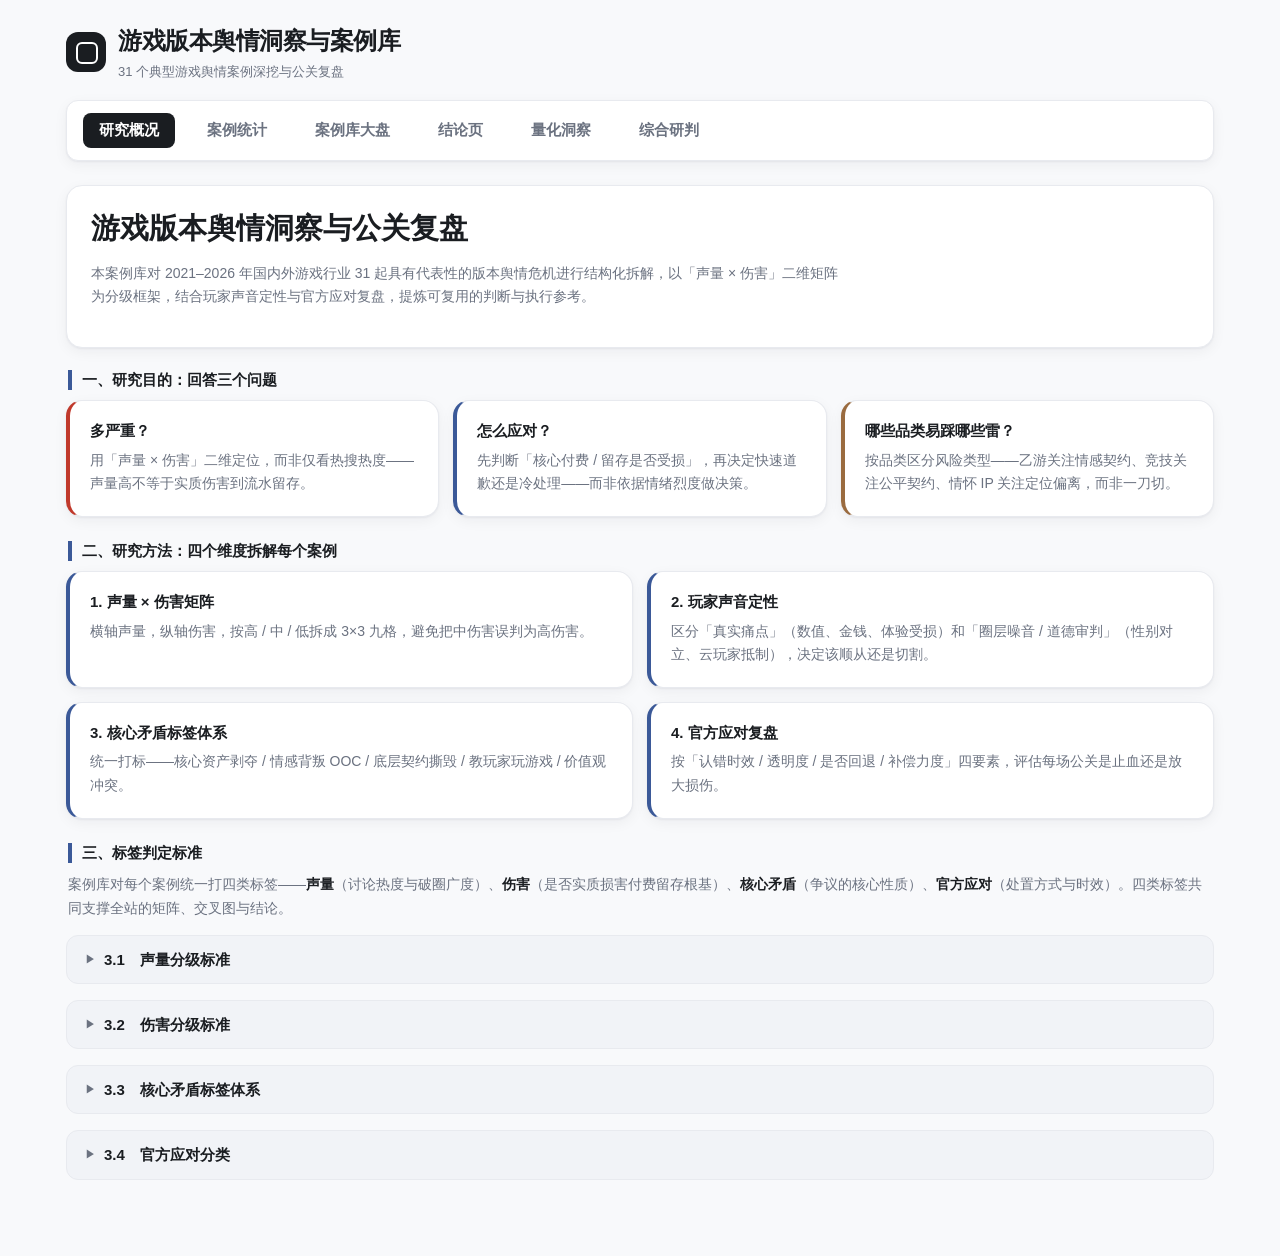
<file: V11 7.15/index.html>
<!doctype html>
<html lang="zh-CN">
<head>
  <meta charset="utf-8" />
  <meta name="viewport" content="width=device-width, initial-scale=1" />
  <title>游戏版本舆情洞察与案例库</title>
  <link rel="stylesheet" href="./style.css?v=20260715-19" />
</head>
<body>
<div class="app">
  <header class="top">
        <div class="brand" style="cursor: pointer;" onclick="goHome()">
      <div class="logo"></div>
      <div>
        <h1>游戏版本舆情洞察与案例库</h1>
        <div class="sub">31 个典型游戏舆情案例深挖与公关复盘</div>
      </div>
    </div>
  </header>

  <nav class="mainNav">
    <button onclick="switchMainTab('overview')" id="nav-overview" class="active">研究概况</button>
    <button onclick="switchMainTab('mapping')" id="nav-mapping">案例统计</button>
    <button onclick="switchMainTab('dashboard')" id="nav-dashboard">案例库大盘</button>
    <button onclick="switchMainTab('conclusions')" id="nav-conclusions">结论页</button>
    <button onclick="switchMainTab('conclusions2')" id="nav-conclusions2">量化洞察</button>
    <button onclick="switchMainTab('conclusions3')" id="nav-conclusions3">综合研判</button>
  </nav>

  <main id="overview">

    <!-- Hero -->
    <section class="card heroMain" style="margin-bottom:20px;">
      <h2>游戏版本舆情洞察与公关复盘</h2>
      <p class="muted">本案例库对 2021–2026 年国内外游戏行业 31 起具有代表性的版本舆情危机进行结构化拆解，以「声量 × 伤害」二维矩阵为分级框架，结合玩家声音定性与官方应对复盘，提炼可复用的判断与执行参考。</p>
    </section>

    <!-- 一、研究目的 -->
    <div class="mapSectionLabel">一、研究目的：回答三个问题</div>
    <div style="display:grid; grid-template-columns:repeat(auto-fit, minmax(300px,1fr)); gap:14px; margin-bottom:24px;">
      <article class="card" style="padding:20px; border-left:4px solid var(--red);">
        <h3 style="margin:0 0 8px; font-size:15px; color:var(--text);">多严重？</h3>
        <p style="font-size:14px; color:var(--muted); line-height:1.7; margin:0;">用「声量 × 伤害」二维定位，而非仅看热搜热度——声量高不等于实质伤害到流水留存。</p>
      </article>
      <article class="card" style="padding:20px; border-left:4px solid var(--blue);">
        <h3 style="margin:0 0 8px; font-size:15px; color:var(--text);">怎么应对？</h3>
        <p style="font-size:14px; color:var(--muted); line-height:1.7; margin:0;">先判断「核心付费 / 留存是否受损」，再决定快速道歉还是冷处理——而非依据情绪烈度做决策。</p>
      </article>
      <article class="card" style="padding:20px; border-left:4px solid var(--amber);">
        <h3 style="margin:0 0 8px; font-size:15px; color:var(--text);">哪些品类易踩哪些雷？</h3>
        <p style="font-size:14px; color:var(--muted); line-height:1.7; margin:0;">按品类区分风险类型——乙游关注情感契约、竞技关注公平契约、情怀 IP 关注定位偏离，而非一刀切。</p>
      </article>
    </div>

    <!-- 二、研究方法 -->
    <div class="mapSectionLabel">二、研究方法：四个维度拆解每个案例</div>
    <div style="display:grid; grid-template-columns:repeat(2, 1fr); gap:14px; margin-bottom:24px;">
      <article class="card" style="padding:20px; border-left:4px solid var(--blue);">
        <h3 style="margin:0 0 8px; font-size:15px; color:var(--text);">1. 声量 × 伤害矩阵</h3>
        <p style="font-size:14px; color:var(--muted); line-height:1.7; margin:0;">横轴声量，纵轴伤害，按高 / 中 / 低拆成 3×3 九格，避免把中伤害误判为高伤害。</p>
      </article>
      <article class="card" style="padding:20px; border-left:4px solid var(--blue);">
        <h3 style="margin:0 0 8px; font-size:15px; color:var(--text);">2. 玩家声音定性</h3>
        <p style="font-size:14px; color:var(--muted); line-height:1.7; margin:0;">区分「真实痛点」（数值、金钱、体验受损）和「圈层噪音 / 道德审判」（性别对立、云玩家抵制），决定该顺从还是切割。</p>
      </article>
      <article class="card" style="padding:20px; border-left:4px solid var(--blue);">
        <h3 style="margin:0 0 8px; font-size:15px; color:var(--text);">3. 核心矛盾标签体系</h3>
        <p style="font-size:14px; color:var(--muted); line-height:1.7; margin:0;">统一打标——核心资产剥夺 / 情感背叛 OOC / 底层契约撕毁 / 教玩家玩游戏 / 价值观冲突。</p>
      </article>
      <article class="card" style="padding:20px; border-left:4px solid var(--blue);">
        <h3 style="margin:0 0 8px; font-size:15px; color:var(--text);">4. 官方应对复盘</h3>
        <p style="font-size:14px; color:var(--muted); line-height:1.7; margin:0;">按「认错时效 / 透明度 / 是否回退 / 补偿力度」四要素，评估每场公关是止血还是放大损伤。</p>
      </article>
    </div>

    <!-- 三、标签判定标准 -->
    <div class="mapSectionLabel">三、标签判定标准</div>
    <p style="font-size:14px; color:var(--muted); line-height:1.7; margin:0 2px 14px;">案例库对每个案例统一打四类标签——<strong style="color:var(--text);">声量</strong>（讨论热度与破圈广度）、<strong style="color:var(--text);">伤害</strong>（是否实质损害付费留存根基）、<strong style="color:var(--text);">核心矛盾</strong>（争议的核心性质）、<strong style="color:var(--text);">官方应对</strong>（处置方式与时效）。四类标签共同支撑全站的矩阵、交叉图与结论。</p>

    <div class="ovStandardsGrid">
      <details class="gradeDetails">
        <summary><h4>3.1　声量分级标准</h4></summary>
        <p>按「平台覆盖 × UGC 产出 × 破圈程度」三维度，将舆情声量分为 高 / 中 / 低 三档：</p>
        <table class="gradeTable">
          <thead>
            <tr><th>等级</th><th>平台覆盖</th><th>UGC 产出</th><th>破圈程度</th><th>典型特征</th></tr>
          </thead>
          <tbody>
            <tr>
              <td class="gradeS">高</td>
              <td>3+ 平台全网发酵<br>（B站 + 微博 + 贴吧 + 抖音…）</td>
              <td>大量二创 + 梗传播<br>长文分析 / 复盘视频</td>
              <td>主流财经 / 社会媒体报道<br>（环球网、新浪财经、观察者网…）<br>消协 / 律师函 / 警方介入</td>
              <td>「出圈」事件<br>圈外人也知道</td>
            </tr>
            <tr>
              <td class="gradeA">中</td>
              <td>2-3 平台<br>（B站 + 微博 / 贴吧）</td>
              <td>中等 UGC<br>有长文复盘</td>
              <td>游戏媒体 + 科技媒体报道<br>（17173、游民星空、GameLook…）</td>
              <td>圈内大事件<br>圈外偶尔听说</td>
            </tr>
            <tr>
              <td class="gradeB">低</td>
              <td>单平台为主<br>（贴吧 / NGA）</td>
              <td>少量讨论帖</td>
              <td>无外部媒体报道</td>
              <td>圈内小范围讨论</td>
            </tr>
          </tbody>
        </table>
        <p class="docNote"><strong>说明：</strong>本案例库 31 个案例均为 中 / 高声量舆情，暂无「低声量」样本。低声量案例因传播范围窄、系统性记录不足，不纳入本次分析。分析结论适用于「中 / 高声量舆情」场景，对低声量「隐性流失」类不适用；后文声量×伤害矩阵中的「低声量」列因此为已知盲区、当前为空，保留仅用于呈现完整框架。</p>
        <p class="docNote"><strong>声量 ≠ 破圈：</strong>「声量」衡量的是<strong>讨论体量与烈度</strong>（S=高 / A=中），而「破圈」标记的是<strong>是否惊动大众与主流媒体、走出玩家圈层</strong>——二者是两个独立维度。因此会出现「中声量却已破圈」的案例（如情怀 IP 因大众关注度高，讨论体量未必最大却容易出圈）。全站矩阵、结论按<strong>声量档</strong>分类，破圈与否单列标注，请勿混为一谈。</p>
      </details>

      <details class="gradeDetails">
        <summary><h4>3.2　伤害分级标准</h4></summary>
        <p>伤害看的是「核心付费与留存是否受损」——舆情是否真正伤到<strong>收入、活跃、产品存续</strong>，而非讨论热度。按对流水 / 活跃 / 结局的实际冲击分 高 / 中 / 低 三档：</p>
        <table class="gradeTable">
          <thead>
            <tr><th>等级</th><th>收入 / 流水</th><th>活跃 / 留存</th><th>结局信号</th><th>典型特征</th></tr>
          </thead>
          <tbody>
            <tr>
              <td class="gradeS">高</td>
              <td>跌幅深且跨版本 / 多次活动持续<br>后续收入不及同期预期<br>不随道歉补偿回升</td>
              <td>DAU 肉眼可见下降<br>处理后未回补</td>
              <td>停服 / 停运<br>大规模退款潮<br>永久砍产品线<br>（命中任一即判高）</td>
              <td>影响不可逆<br>或根因在产品定位 / 设定层</td>
            </tr>
            <tr>
              <td class="gradeA">中</td>
              <td>爆发期环比明显下降<br>或下个卡池 / 角色收入走低<br>补偿·下版本后回升</td>
              <td>基本无变化<br>影响主要落在收入侧</td>
              <td>无高档硬信号<br>短期内即修复回归</td>
              <td>影响可逆<br>不跨版本</td>
            </tr>
            <tr>
              <td class="gradeB">低</td>
              <td>数据上看不出影响<br>或仅轻微波动很快回归<br>甚至逢周年庆仍处峰值</td>
              <td>无变化</td>
              <td>无任何持续 / 不可逆信号<br>处理前后曲线基本重合</td>
              <td>仅口碑波动<br>大盘数据无感</td>
            </tr>
          </tbody>
        </table>
        <p class="docNote"><strong>说明：</strong>部分案例因数据源不覆盖事件期或未纳入量化收录，伤害记为「无数据 / 未收录」，以定性判定为准，不参与伤害档统计。<strong>声量 ≠ 伤害</strong>是本库的核心命题：高声量可能只是「低」档噪声，低声量也可能是「高」档隐性失血。</p>
      </details>

      <details class="gradeDetails">
        <summary><h4>3.3　核心矛盾标签体系</h4></summary>
        <p>核心矛盾，是剥开情绪与声量后玩家真正在意的那个「被侵犯的东西」——它回答的不是「发生了什么事」，而是「这件事动了玩家的哪一样东西」。据此归为 <strong>4 大类 11 个标签</strong>，每个案例可打一个或多个。全库统一的划分主线是<strong>按「被侵犯的对象」切，而非按表面导火索切</strong>：同一个动作（如「削弱」），削的是你花钱买的东西即归付费类，削的是大众游戏机制即归数值类。</p>
        <table class="gradeTable">
          <thead>
            <tr><th>大类</th><th>标签</th><th>定义</th></tr>
          </thead>
          <tbody>
            <tr>
              <td class="tagGroupCell" rowspan="2"><span class="tagGroupName">💰 商业化 / 付费</span><span class="tagGroupJudge">「我花的钱 / 要花的钱被坑了」</span></td>
              <td class="tagName">付费内容贬值/不实</td>
              <td class="tagDef">指玩家已付费所得内容，因后续改动或宣传不符而缩水、贬值的争议。<span class="tagIncl">（限定卡缩水、限定变常驻、付费战令武器被砍、宣传与实物不符）</span></td>
            </tr>
            <tr>
              <td class="tagName">商业化契约/动机争议</td>
              <td class="tagDef">指厂商的收费方式或商业化姿态本身引发的信任争议。<span class="tagIncl">（涨价逼氪、「想赚钱」式表态、付费设计动机被质疑、收费方式引发反感）</span></td>
            </tr>
            <tr>
              <td class="tagGroupCell" rowspan="4"><span class="tagGroupName">🎮 数值 / 玩法 / 体验</span><span class="tagGroupJudge">「我玩的东西 / 花的精力被搞坏了」</span></td>
              <td class="tagName">数值/平衡争议</td>
              <td class="tagDef">指游戏机制层的强度、平衡与公平性争议。<span class="tagIncl">（强度失衡、逼氪数值、全职业平衡补丁、削弱补偿不到位）</span></td>
            </tr>
            <tr>
              <td class="tagName">体验/质量争议</td>
              <td class="tagDef">指基础品质与服务层面「做得烂 / 坏了」的争议。<span class="tagIncl">（性能卡顿、bug、优化差、闪退、客服失灵）</span></td>
            </tr>
            <tr>
              <td class="tagName">自创玩法管控争议</td>
              <td class="tagDef">指官方限制或管控玩家自创玩法、被批「教玩家玩游戏」的自由度争议。<span class="tagIncl">（强制玩法、封禁自创流派、管控二创 / 玩法自由）</span></td>
            </tr>
            <tr>
              <td class="tagName">产能/优先级排期</td>
              <td class="tagDef">指版本更新节奏、内容产出优先级或资源分配不公引发的争议。<span class="tagIncl">（主线断更、资源倾斜新角色、版本分支混乱、积压的更新诉求长期未回应）</span></td>
            </tr>
            <tr>
              <td class="tagGroupCell" rowspan="2"><span class="tagGroupName">🎭 内容与价值观</span><span class="tagGroupJudge">「我认同的角色 / 价值观被冒犯了」</span></td>
              <td class="tagName">情感/价值观争议</td>
              <td class="tagDef">指剧情、角色或价值观输出冒犯玩家情感认同、击穿内部情感契约的争议。<span class="tagIncl">（OOC、角色崩坏、暧昧剧情、价值观输出引发争议）</span></td>
            </tr>
            <tr>
              <td class="tagName">内容尺度/合规争议</td>
              <td class="tagDef">指内容擦边、尺度或联动触碰监管与大众道德线的争议。<span class="tagIncl">（擦边立绘、联动踩线、尺度越界、涉监管举报）</span></td>
            </tr>
            <tr>
              <td class="tagGroupCell" rowspan="3"><span class="tagGroupName">👥 圈层矛盾</span><span class="tagGroupJudge">「这是在针对 / 撕裂我们这群人」</span></td>
              <td class="tagName">圈层矛盾-性别</td>
              <td class="tagDef">指争议主线演变成男女玩家立场对立的冲突形态。<span class="tagIncl">（性别对立、男女立场互撕、拉踩引战）</span></td>
            </tr>
            <tr>
              <td class="tagName">圈层矛盾-竞品</td>
              <td class="tagDef">指争议演变成粉丝 / 竞品阵营站队互撕的冲突形态。<span class="tagIncl">（竞品阵营对立、粉丝站队、云玩家抵制）</span></td>
            </tr>
            <tr>
              <td class="tagName">圈层矛盾-内部</td>
              <td class="tagDef">指同一游戏内部玩家群体因利益分化而对立的冲突形态。<span class="tagIncl">（硬核 vs 平民、老玩家 vs 新玩家、流派间利益冲突、共创玩家 vs 独狼）</span></td>
            </tr>
          </tbody>
        </table>
        <p class="docNote"><strong>说明：</strong>核心矛盾标签<strong>可叠加</strong>——一个事件常同时侵犯多样东西（如「擦边联动」既踩合规线又撕性别圈层）。打标时先抓<strong>最主要的被侵犯对象</strong>定主标签，再补叠加标签。「圈层矛盾」三个标签多为<strong>叠加态</strong>，它标记冲突「打成了什么形态」，而非最初「因什么而起」。应对上，「真实痛点」（付费 / 数值 / 体验 / 情感契约）通常需顺应，「圈层噪音 / 道德审判」则需审慎切割、避免被裹挟。</p>
      </details>

      <details class="gradeDetails">
        <summary><h4>3.4　官方应对分类</h4></summary>
        <p>官方应对按<strong>认错时效 × 诚意 / 有效性</strong>归为 4 类，从高到低排序——它决定一场舆情是被止血还是被放大：</p>
        <table class="gradeTable">
          <thead>
            <tr><th>类型</th><th>行为特征</th><th>适用 / 效果</th></tr>
          </thead>
          <tbody>
            <tr>
              <td class="prName prSlide">立刻滑跪</td>
              <td>第一时间认错、快速回退 / 加码补偿，姿态低、动作快</td>
              <td>面对已击穿契约的高伤害舆情，及时止血、争取恢复窗口</td>
            </tr>
            <tr>
              <td class="prName prNormal">正常处理</td>
              <td>按常规节奏公告说明、给出方案，不卑不亢</td>
              <td>矛盾可控、诉求明确时的标准动作，多数能平稳平息</td>
            </tr>
            <tr>
              <td class="prName prMix">前期冷处理<br>+后期滑跪</td>
              <td>初期观望 / 沉默，舆情升级后被迫认错回退</td>
              <td>误判烈度导致错过最佳窗口，道歉成本被抬高</td>
            </tr>
            <tr>
              <td class="prName prCold">冷处理</td>
              <td>不回应 / 淡化 / 拖过热度，等舆情自然消退</td>
              <td>对圈层噪音 / 道德审判类可用；若用错在真实痛点上会放大损伤</td>
            </tr>
          </tbody>
        </table>
      </details>
    </div>

  </main>

  <main id="mapping" style="display:none">
    <section class="card heroMain" style="margin-bottom:20px;">
      <h2>案例统计</h2>
      <p class="muted">基于 31 个案例的横向统计。重点不只统计"有多少"，而是通过 品类 × 核心矛盾、声量 × 核心矛盾、公关应对 × 年份 等图表，识别哪些矛盾更容易频发、哪些应对更常出现在高风险场景。所有图表基于全量案例，不随下方筛选变化。</p>
    </section>

    <div class="mapSectionLabel">案例概览：先看样本由什么构成</div>
    <div class="mapRow mapRowOverview">
      <section class="overviewMiniCard" id="overviewTimeCard"></section>
      <section class="overviewMiniCard" id="overviewGenreCard"></section>
      <section class="overviewMiniCard" id="overviewMarketCard"></section>
      <section class="overviewMiniCard" id="overviewTagCard"></section>
      <section class="overviewMiniCard" id="overviewPrCard"></section>
    </div>

    <div class="mapSectionLabel">一、严重度定位：声量 × 伤害 分类矩阵</div>
    <div class="mapRow mapRowSingle">
      <section id="matrixChartContainer" class="mapCard"></section>
    </div>

    <div class="mapRow mapRowSingle">
      <section class="mapCard">
        <div class="mapCardTitle">核心矛盾 × 伤害<span>用途：看不同矛盾在各伤害档位的分布频次</span></div>
        <div id="tagDamageChart"></div>
      </section>
    </div>

    <div class="mapSectionLabel">二、再拆品类：同一种矛盾在不同游戏里风险不同</div>
    <div class="mapRow mapRowSingle">
      <section class="mapCard">
        <div class="mapCardTitle">题材 × 核心矛盾<span>用途：识别不同题材最容易触发的矛盾类型</span></div>
        <div id="genreDamageChart"></div>
      </section>
    </div>

    <div class="mapRow mapRowSingle">
      <section class="mapCard">
        <div class="mapCardTitle">玩法 × 核心矛盾<span>用途：识别不同玩法最容易触发的矛盾类型</span></div>
        <div id="gameplayTagChart"></div>
      </section>
    </div>

    <div class="mapSectionLabel">三、再看传播：破圈不等于真伤，但会抬高公关难度</div>
    <div class="mapRow mapRowSingle">
      <section class="mapCard">
        <div class="mapCardTitle">声量 × 核心矛盾<span>用途：区分声量高低与矛盾类型的关系</span></div>
        <div id="scopeTagChart"></div>
      </section>
    </div>

    <div class="mapSectionLabel">四、再看官方：处置方式是结果，也是风险识别能力的体现</div>
    <div class="mapRow mapRowSingle">
      <section class="mapCard">
        <div class="mapCardTitle">公关应对 × 伤害结构（含选择效应）<span>用途：防止把处置动作误读成伤害原因</span></div>
        <div id="prDamageChart"></div>
      </section>
    </div>

    <div class="mapSectionLabel">五、生命周期阶段：越靠上线窗口，越容易真伤</div>
    <div class="mapRow mapRowSingle">
      <section class="mapCard">
        <div class="mapCardTitle">生命周期阶段 × 伤害<span>用途：看事件发生在游戏哪个阶段，与伤害档的关系</span></div>
        <div id="lifecycleDamageChart"></div>
      </section>
    </div>

    <div class="mapSectionLabel">六、年度趋势分析</div>
    <div class="mapRow mapRowSingle">
      <section class="mapCard">
        <div class="mapCardTitle">年度趋势分析：矛盾构成 × 公关应对<span>用途：观察不同年份的议题和处置结构变化</span></div>
        <div id="yearTrendChart"></div>
      </section>
    </div>

  </main>

  <main id="conclusions" style="display:none">
    <!-- 第一层 · 认知 -->
    <div style="margin:8px 2px 12px;">
      <h2 class="conclLayerTitle">第一层 · 认知：声量不等于危机</h2>
      <p class="muted" style="font-size:13px; margin:0;"><b style="color:var(--text);">骂得凶，就要紧吗？</b> —— 不。声量和伤害经常是错配的，热搜刷屏和真伤流水是两回事。</p>
    </div>
    <div style="display:grid; grid-template-columns: repeat(auto-fit, minmax(400px, 1fr)); gap: 16px; margin-bottom: 32px;">

      <article class="card" style="padding:20px; border-left: 4px solid var(--blue);">
        <h3 style="margin-top:0; color:var(--text); font-size:16px;">1. 声量与伤害是错配的——高声量未必真伤，真伤的未必高声量</h3>
        <p style="font-size:14px; color:var(--muted); line-height:1.6; margin-bottom:12px;">
          高声量舆情多来自情感、价值观、暗改这类"情绪向"议题，讨论热烈却很少实质影响流水与留存，伤的是信任与口碑（多可恢复）；反过来，10 个真高伤害案例里有 5 个声量并未顶格，却因触及核心付费或产品定位而实质伤到了大盘。<b>判断是否紧急止损，要把"讨论热度"和"对核心盘的实际伤害"分开看。</b>（声量档看讨论体量，与"是否破圈"是两个维度，详见方法论 3.1）
        </p>
        <div class="chips" style="text-align:center; margin-top:14px;">
          <div class="conclStat">5 / 16<span class="statLabel">高声量案例中真高伤害</span></div>
          <div class="conclStat" style="margin-left:8px">5 / 10<span class="statLabel">高伤害案例中声量未顶格</span></div>
        </div>
        <div style="text-align:left;">
          <span style="display:block; font-size:12px; color:var(--muted); margin-bottom:6px;">高声量 + 高伤害：</span>
          <a class="conclCase" onclick="openCase('lianyu-aoyin')">恋与深空-敖尹</a><a class="conclCase" onclick="openCase('chenbai-forbidden')">尘白</a><a class="conclCase" onclick="openCase('shijiezhiwai-money')">世界之外</a><a class="conclCase" onclick="openCase('fengzhigu-refund')">枫之谷</a><a class="conclCase" onclick="openCase('helldivers2-psn')">绝地潜兵2-PSN</a>
        </div>
        <div style="margin-top:8px; text-align:left;">
          <span style="display:block; font-size:12px; color:var(--muted); margin-bottom:6px;">高伤害但声量未顶格：</span>
          <a class="conclCase" onclick="openCase('moer-manor')">摩尔庄园</a><a class="conclCase" onclick="openCase('hpmagic-pay')">哈利波特</a><a class="conclCase" onclick="openCase('gf2-daiyan')">少女前线2</a><a class="conclCase" onclick="openCase('shediao-bjd')">射雕</a><a class="conclCase" onclick="openCase('reverse1999-3rd')">重返未来</a>
        </div>
      </article>

      <article class="card" style="padding:20px; border-left: 4px solid var(--amber);">
        <h3 style="margin-top:0; color:var(--text); font-size:16px;">2. 吵得最凶 ≠ 伤得最狠：真正伤钱的矛盾类型排序</h3>
        <p style="font-size:14px; color:var(--muted); line-height:1.6; margin-bottom:12px;">
          把每类矛盾按高伤害率排序，会看到一个反直觉的事实：玩家骂得最凶、最容易上热搜的<b>「数值 / 平衡」（改数值、削弱强度）恰恰是最不伤付费与留存的一档</b>；真正致命的是<b>「产品质量翻车」和「商业化吃相」</b>——它们直接击穿玩家对产品的基本信任。
        </p>
        <div style="max-height:180px; overflow-y:auto; border:1px solid var(--line); border-radius:8px; margin:4px 0 2px;">
        <table class="table" style="margin:0;">
          <thead><tr><th style="width:52%; position:sticky; top:0; background:var(--soft); z-index:1;">矛盾类型</th><th style="width:26%; position:sticky; top:0; background:var(--soft); z-index:1;">高伤害率</th><th style="width:22%; position:sticky; top:0; background:var(--soft); z-index:1;">样本(高/有效)</th></tr></thead>
          <tbody>
            <tr><td>体验 / 质量争议</td><td style="color:var(--red);font-weight:700">67%</td><td style="color:var(--muted)">4 / 6</td></tr>
            <tr><td>商业化契约 / 动机争议</td><td style="color:var(--red);font-weight:700">62%</td><td style="color:var(--muted)">5 / 8</td></tr>
            <tr><td>情感 / 价值观争议</td><td style="color:var(--amber);font-weight:600">40%</td><td style="color:var(--muted)">4 / 10</td></tr>
            <tr><td>圈层矛盾 - 性别</td><td style="color:var(--amber);font-weight:600">40%</td><td style="color:var(--muted)">2 / 5</td></tr>
            <tr><td>付费内容贬值 / 不实</td><td style="color:var(--muted)">29%</td><td style="color:var(--muted)">2 / 7</td></tr>
            <tr><td>内容尺度 / 合规争议</td><td style="color:var(--muted)">25%</td><td style="color:var(--muted)">1 / 4</td></tr>
            <tr><td>圈层矛盾 - 内部</td><td style="color:var(--muted)">25%</td><td style="color:var(--muted)">1 / 4</td></tr>
            <tr><td><b>数值 / 平衡争议</b></td><td style="color:var(--blue);font-weight:700">17%</td><td style="color:var(--muted)">1 / 6</td></tr>
          </tbody>
        </table>
        </div>
        <p style="font-size:12px; color:var(--muted); line-height:1.5; margin:10px 0 0;">注：按各类型「有伤害档记录」的样本计（剔除无数据 / 未收录），仅统计出现 ≥3 次的类型；这是相关排序、非单一因果——为什么这几类更伤，见第二层「核心契约」。</p>
      </article>

    </div>

    <!-- 第二层 · 归因 -->
    <div style="margin:8px 2px 12px;">
      <h2 class="conclLayerTitle">第二层 · 归因：什么决定了伤害的深浅</h2>
      <p class="muted" style="font-size:13px; margin:0;"><b style="color:var(--text);">那到底什么才要紧？</b> —— 一件舆情最终伤多深，是三股力拧出来的：<b style="color:var(--red);">内因</b>（事件本身）有没有触及核心契约；<b style="color:var(--blue);">外因</b>（客观处境）厂商在什么生态位、扛不扛得住；<b style="color:var(--amber);">人因</b>（主观决策）有没有听对声音、别把外围噪声当核心民意。</p>
    </div>
    <div style="display:flex; flex-wrap:wrap; align-items:stretch; justify-content:center; gap:10px; margin:0 2px 20px; padding:18px 16px; background:var(--soft); border:1px solid var(--line); border-radius:14px;">
      <span style="display:inline-flex; align-items:center; font-size:15px; font-weight:700; color:var(--text);">伤害深浅</span>
      <span style="display:inline-flex; align-items:center; font-size:16px; color:var(--muted);">=</span>
      <span style="display:inline-flex; flex-direction:column; align-items:center; padding:9px 16px; background:#fff; border:1px solid var(--line); border-top:3px solid var(--red); border-radius:10px;">
        <b style="color:var(--red); font-size:15px;">内因</b><small style="color:var(--muted); font-size:11px; margin-top:2px;">事件本身 · 契约</small>
      </span>
      <span style="display:inline-flex; align-items:center; font-size:16px; font-weight:700; color:var(--muted);">×</span>
      <span style="display:inline-flex; flex-direction:column; align-items:center; padding:9px 16px; background:#fff; border:1px solid var(--line); border-top:3px solid var(--blue); border-radius:10px;">
        <b style="color:var(--blue); font-size:15px;">外因</b><small style="color:var(--muted); font-size:11px; margin-top:2px;">客观处境 · 生态位</small>
      </span>
      <span style="display:inline-flex; align-items:center; font-size:16px; font-weight:700; color:var(--muted);">×</span>
      <span style="display:inline-flex; flex-direction:column; align-items:center; padding:9px 16px; background:#fff; border:1px solid var(--line); border-top:3px solid var(--amber); border-radius:10px;">
        <b style="color:var(--amber); font-size:15px;">人因</b><small style="color:var(--muted); font-size:11px; margin-top:2px;">主观决策 · 听对声音</small>
      </span>
    </div>
    <div style="display:grid; grid-template-columns: repeat(auto-fit, minmax(400px, 1fr)); gap: 16px; margin-bottom: 32px;">

      <article class="card" style="padding:20px; border-left: 4px solid var(--red);">
        <h3 style="margin-top:0; color:var(--text); font-size:16px;"><span style="color:var(--red); font-weight:700;">内因 ·</span> 触及「核心契约」才是真伤害的分水岭</h3>
        <ul style="font-size:13px; color:var(--muted); line-height:1.8; margin:0 0 12px; padding-left:20px;">
          <li><b>情怀IP</b> — 契约是"记忆"，定位偏离即信任崩塌。<a class="conclCase" onclick="openCase('luoke-s2')">洛克</a><a class="conclCase" onclick="openCase('shediao-bjd')">射雕</a></li>
          <li><b>乙游</b> — 契约是"情感专属"，OOC/涨价即背叛。<a class="conclCase" onclick="openCase('lianyu-scale')">恋与深空</a><a class="conclCase" onclick="openCase('shijiezhiwai-money')">世界之外</a></li>
          <li><b>竞技/射击</b> — 契约是"规则公平"，削弱/改契约即触雷。<a class="conclCase" onclick="openCase('sanjiaozhou-jail')">三角洲</a><a class="conclCase" onclick="openCase('apex-bp')">Apex</a></li>
          <li><b>二游抽卡</b> — 契约是"资产保值"，实装后改/暗改零容忍。<a class="conclCase" onclick="openCase('yuanshen-longwang')">原神</a><a class="conclCase" onclick="openCase('mingchao-1.0')">鸣潮</a></li>
        </ul>
        <p style="font-size:13px; color:var(--muted); line-height:1.6; margin:0 0 12px; padding-top:10px; border-top:1px dashed var(--line);">
          同一标签下结局天差地别：<a class="conclCase" onclick="openCase('shijiezhiwai-money')">世界之外</a>"想赚钱"击穿契约 → 高伤；<a class="conclCase" onclick="openCase('lianyu-scale')">恋与深空·夏以昼</a>只是 PV 尺度争议 → 低伤。<b>类型只是概率，碰没碰契约才是分野。</b>
        </p>
        <div class="chips" style="text-align:center; margin-top:10px;">
          <div class="conclStat">60%<span class="statLabel">情怀IP 高伤害占比</span></div>
          <div class="conclStat" style="margin-left:8px">17%<span class="statLabel">写实竞技 高伤害占比</span></div>
        </div>
      </article>

      <article class="card" style="padding:20px; border-left: 4px solid var(--blue);">
        <h3 style="margin-top:0; color:var(--text); font-size:16px;"><span style="color:var(--blue); font-weight:700;">外因 ·</span> 生态位决定同样的伤害能不能扛过去</h3>
        <p style="font-size:13px; color:var(--muted); line-height:1.6; margin-bottom:12px;">
          <b>内因决定"伤没伤到契约"，外因决定"伤了能不能救回来"。</b>头部产品道歉后恢复快——玩家因无平替而回流；中腰部产品同样失误却可能直接被替代。
        </p>
        <p style="font-size:13px; color:var(--muted); line-height:1.6; margin-bottom:12px;">
          但生态位是<b>缓冲垫，不是免罪符</b>：头部反复透支一样会磨光耐心，腰部几乎没有试错余量——<b>同样"回炉重做"，头部能借势翻身，定位错位的腰部却救不回</b>。
        </p>
        <div class="chips" style="margin-top:10px;">
          <a class="conclCase" onclick="openCase('yuanshen-longwang')">原神-那维莱特 快速回血</a><span class="conclCaseSep">vs</span><a class="conclCase" onclick="openCase('shediao-bjd')">射雕 回炉仍衰退</a>
        </div>
      </article>

      <article class="card" style="padding:20px; border-left: 4px solid var(--amber); grid-column:1/-1;">
        <h3 style="margin-top:0; color:var(--text); font-size:16px;"><span style="color:var(--amber); font-weight:700;">人因 ·</span> 分清「真实反馈」与「噪声」——听错声音，才是最贵的误判</h3>
        <p style="font-size:13px; color:var(--muted); line-height:1.6; margin-bottom:10px;">
          很多<b>外围噪声</b>（竞品骂战、路人围观）核心玩家并不在意，放着不动往往自己消退。真正的翻车是<b>听错了声音</b>——把噪声当核心民意去响应，反手伤到基本盘：
        </p>
        <ul style="font-size:13px; color:var(--muted); line-height:1.7; margin:0 0 10px; padding-left:20px;">
          <li>官方被指迎合小红书/微博性别反馈暗改女角色动作，核心玩家读成"官方不把主流玩家当回事"。<a class="conclCase" onclick="openCase('luoke-s2')">洛克王国</a></li>
          <li>核心玩家要老男主主线更新，官方却先上拉新导向的第六男主，引爆最大维权。<a class="conclCase" onclick="openCase('lianyu-aoyin')">恋与深空-敖尹</a></li>
        </ul>
        <div style="background:var(--soft); border-left:3px solid var(--amber); border-radius:8px; padding:10px 14px; margin:0 0 10px;">
          <p style="font-size:13px; color:var(--text); line-height:1.6; margin:0;"><b>声量大 ≠ 民意，更 ≠ 付费盘的意愿</b>——被一小撮高声量玩家牵着改产品，会伤到不发声却在持续付费的核心盘。</p>
        </div>
        <p style="font-size:13px; color:var(--text); line-height:1.6; margin:0;"><b>出手前先问：这声音是核心盘的真实反馈，还是外围噪声？</b></p>
      </article>

    </div>

    <!-- 第三层 · 应对 -->
    <div style="margin:8px 2px 12px;">
      <h2 class="conclLayerTitle">第三层 · 应对：处置的安全边界</h2>
      <p class="muted" style="font-size:13px; margin:0;"><b style="color:var(--text);">知道了尺子，该怎么处置？</b> —— 应对只有两个变量：<b style="color:var(--blue);">时机</b>（什么时候出手）× <b style="color:var(--green);">方式</b>（出手时怎么说）。方法本身没有优劣，成败全在<b style="color:var(--text);">匹配事件性质</b>。</p>
    </div>
    <div style="display:grid; grid-template-columns: repeat(auto-fit, minmax(400px, 1fr)); gap: 16px; margin-bottom: 32px;">

      <article class="card" style="padding:20px; border-left: 4px solid var(--blue);">
        <h3 style="margin-top:0; color:var(--text); font-size:16px;"><span style="color:var(--blue); font-weight:700;">时机 ·</span> 方法无优劣，错配黄金窗口才致命</h3>
        <p style="font-size:14px; color:var(--muted); line-height:1.6; margin-bottom:12px;">
          单看数据很容易误读：冷处理的案例大多低伤、立刻滑跪的大多中高伤，好像"该冷处理、别急着道歉"。但这是<b>反向因果</b>——<b>不是冷处理让伤害变小，而是小事才敢冷处理；不是滑跪让伤害变大，而是严重的事才逼你立刻滑跪。</b>
        </p>
        <table class="table" style="margin:4px 0 12px;">
          <thead><tr><th style="width:36%">应对方式</th><th>高伤</th><th>中伤</th><th>低伤</th><th style="width:20%">分布倾向</th></tr></thead>
          <tbody>
            <tr><td>冷处理</td><td>0</td><td>0</td><td style="color:var(--blue);font-weight:700">5</td><td style="color:var(--blue);font-weight:600">全低伤</td></tr>
            <tr><td>正常处理</td><td>3</td><td>0</td><td style="color:var(--blue);font-weight:700">6</td><td style="color:var(--muted)">偏低伤</td></tr>
            <tr><td>立刻滑跪</td><td style="color:var(--red);font-weight:700">4</td><td>3</td><td>1</td><td style="color:var(--muted)">偏中高</td></tr>
            <tr><td>前期冷处理 + 后期滑跪</td><td style="color:var(--red);font-weight:700">3</td><td>2</td><td>0</td><td style="color:var(--red);font-weight:600">全中高</td></tr>
          </tbody>
        </table>
        <p style="font-size:14px; color:var(--muted); line-height:1.6; margin:0 0 10px;">
          真正的代价来自<b>错配</b>：前期误判"没动核心"而冷处理、结果被迫在后期滑跪补救（<a class="conclCase" onclick="openCase('shijiezhiwai-money')">世界之外</a>、<a class="conclCase" onclick="openCase('benghuai-rabbit')">崩坏3</a>最初都想冷处理，最终都拖成"前冷后跪"）——<b>前冷后跪 5/5 全落中高档、无一低伤</b>，窗口一旦错过，信任已凉；反观纯冷处理，5 例全是低伤——用对场景才是它安全的前提。
        </p>
        <div style="text-align:left;">
          <span style="display:block; font-size:12px; color:var(--muted); margin-bottom:6px;">前冷后跪 · 误判窗口：</span>
          <a class="conclCase" onclick="openCase('shijiezhiwai-money')">世界之外</a><a class="conclCase" onclick="openCase('benghuai-rabbit')">崩坏3</a><a class="conclCase" onclick="openCase('fengzhigu-refund')">枫之谷</a><a class="conclCase" onclick="openCase('lianyu-aoyin')">恋与深空-敖尹</a><a class="conclCase" onclick="openCase('luoke-s2')">洛克王国</a>
        </div>
      </article>

      <article class="card" style="padding:20px; border-left: 4px solid var(--green);">
        <h3 style="margin-top:0; color:var(--text); font-size:16px;"><span style="color:var(--green); font-weight:700;">方式 ·</span> 透明度 / 时效 / 直接沟通 &gt; 补偿力度</h3>
        <p style="font-size:14px; color:var(--muted); line-height:1.6; margin-bottom:12px;">
          有效道歉要四件事同时到位，但四件事的权重并不相等——真正决定玩家买不买账的是<b>透明与实质</b>（前三件），补偿只是附带诚意：
        </p>
        <div style="display:grid; grid-template-columns:repeat(2,1fr); gap:8px; margin:0 0 14px;">
          <div style="background:var(--greenBg); border:1px solid var(--line); border-radius:10px; padding:10px 12px;"><b style="color:var(--green); font-size:13px;">① 认错不甩锅</b><span style="display:block; font-size:11px; color:var(--muted); margin-top:2px;">态度 · 透明度</span></div>
          <div style="background:var(--greenBg); border:1px solid var(--line); border-radius:10px; padding:10px 12px;"><b style="color:var(--green); font-size:13px;">② 解释原因 / 决策链</b><span style="display:block; font-size:11px; color:var(--muted); margin-top:2px;">透明度 · 直接沟通</span></div>
          <div style="background:var(--greenBg); border:1px solid var(--line); border-radius:10px; padding:10px 12px;"><b style="color:var(--green); font-size:13px;">③ 实际回退 / 修复</b><span style="display:block; font-size:11px; color:var(--muted); margin-top:2px;">实质动作 · 时效</span></div>
          <div style="background:var(--soft); border:1px dashed var(--line); border-radius:10px; padding:10px 12px;"><b style="color:var(--muted); font-size:13px;">④ 补偿</b><span style="display:block; font-size:11px; color:var(--muted); margin-top:2px;">附带诚意，不能单独顶用</span></div>
        </div>
        <div style="display:grid; grid-template-columns:1fr 1fr; gap:10px;">
          <div style="background:var(--greenBg); border:1px solid var(--line); border-radius:10px; padding:12px 14px;">
            <b style="color:var(--green); font-size:13px;">✅ 止血：认错 + 回退 + 直接沟通</b>
            <p style="font-size:13px; color:var(--muted); line-height:1.55; margin:6px 0 8px;">高层实名 / 公开信 / 快速回退，情绪明显回落。</p>
            <a class="conclCase" onclick="openCase('luoke-s2')">洛克 公开信揽责</a><a class="conclCase" onclick="openCase('yuanshen-longwang')">那维莱特 快速回退</a><a class="conclCase" onclick="openCase('yuanshen-1year')">原神一周年 快速补偿</a>
          </div>
          <div style="background:var(--redBg); border:1px solid var(--line); border-radius:10px; padding:12px 14px;">
            <b style="color:var(--red); font-size:13px;">❌ 火上浇油：回避 / 傲慢 / 只给补偿</b>
            <p style="font-size:13px; color:var(--muted); line-height:1.55; margin:6px 0 8px;">不认错、避核心诉求，或用福利换沉默，反而激化。</p>
            <a class="conclCase" onclick="openCase('shijiezhiwai-money')">世界之外 傲慢"想赚钱"</a><a class="conclCase" onclick="openCase('lianyu-aoyin')">敖尹 凌晨长文回避</a><a class="conclCase" onclick="openCase('gf2-daiyan')">少前2 三度道歉不解决核心</a>
          </div>
        </div>
      </article>

    </div>

    <!-- 第四层 · 生死 -->
    <div style="margin:32px 2px 12px;">
      <h2 class="conclLayerTitle">第四层 · 生死：哪些情况，舆情会从"可恢复的波动"变成"不可逆的衰退"</h2>
      <p class="muted" style="font-size:13px; margin:6px 0 0;"><b style="color:var(--text);">什么情况会真的救不回来？</b> —— 前三层是把伤害控制在"可恢复"区间；但有三类情况，公关无论怎么做都难以逆转，病灶分别在<b style="color:var(--text);">定位、态度、监管</b>三个层面。</p>
    </div>
    <div style="display:grid; grid-template-columns: repeat(auto-fit, minmax(300px, 1fr)); gap: 16px; margin-bottom: 16px;">

      <article class="card" style="padding:20px; border-left: 4px solid var(--red);">
        <h3 style="margin-top:0; color:var(--text); font-size:16px;"><span style="color:var(--red); font-weight:700;">定位 ·</span> 立项就错，回炉也难逆转</h3>
        <p style="font-size:14px; color:var(--muted); line-height:1.6; margin-bottom:12px;">
          有些衰退不是舆情应对的问题，而是产品定位从立项起就错了（如写实武侠采用幼态建模）。这类缺陷在立项与定调阶段即已成型，即便事后认错、回炉重做，先天错位也难以逆转——定位决策的审慎度，比事后公关更能决定生死。
        </p>
        <div class="chips">
          <a class="conclCase" onclick="openCase('shediao-bjd')">射雕（回炉重做仍停运）</a>
        </div>
      </article>

      <article class="card" style="padding:20px; border-left: 4px solid var(--red);">
        <h3 style="margin-top:0; color:var(--text); font-size:16px;"><span style="color:var(--red); font-weight:700;">态度 ·</span> 触约却拒不回退，亲手断送</h3>
        <p style="font-size:14px; color:var(--muted); line-height:1.6; margin-bottom:12px;">
          当舆情已触及该品类的核心契约（乙游的情感专属、二游的付费资产保值），官方却态度傲慢、拒绝回退或敷衍补偿，玩家信任会不可逆地崩塌。这不是能力问题，而是对事件性质的根本误判——把"伤及根基"当成"普通吐槽"处理。
        </p>
        <div class="chips">
          <a class="conclCase" onclick="openCase('shijiezhiwai-money')">世界之外</a>
        </div>
      </article>

      <article class="card" style="padding:20px; border-left: 4px solid var(--red);">
        <h3 style="margin-top:0; color:var(--text); font-size:16px;"><span style="color:var(--red); font-weight:700;">监管 ·</span> 触碰外部红线，非厂商所能左右</h3>
        <p style="font-size:14px; color:var(--muted); line-height:1.6; margin-bottom:12px;">
          合规问题（擦边、涉监管内容）会触发外部强制干预——停服整改、下架，这是道歉与补偿都无法挽回的绝对死线。厂商能做的，只是在监管介入前以快速、诚恳的反应止住玩家端的极端行为，避免事态进一步升级。
        </p>
        <div class="chips">
          <a class="conclCase" onclick="openCase('chenbai-forbidden')">尘白（停服整改）</a>
        </div>
      </article>

    </div>

    <div style="margin:0 2px 32px; padding:20px 22px; background:var(--soft); border-left:5px solid var(--red); border-radius:12px;">
      <div style="font-size:12px; font-weight:600; letter-spacing:.06em; color:var(--red); margin-bottom:8px;">收口</div>
      <p style="font-size:15px; line-height:1.7; color:var(--text); margin:0;">三类死因中，唯有<b>「态度」</b>掌握在自己手里——定位错位在立项阶段已成定局，监管干预非厂商所能左右，只有"触约后是否及时回退"完全是主观选择。这也是前三层的意义所在：<b>公关的目标不是消灭舆情，而是不让自己踩中那条唯一能够自己避开的死线。</b></p>
    </div>
  </main>

  <!-- ================= 量化洞察· 样本数据呈现的规律 ================= -->
  <main id="conclusions2" style="display:none">

    <!-- 第一章 · 伤害判断 -->
    <div class="c2Block c2ChapterBlock isDamage"><span>01</span><div><b>伤害判断</b><small>哪些问题、什么阶段更容易伤大盘</small></div></div>
    <div class="c2Grid">

      <!-- 卡1：真实痛点与实质伤害 -->
      <article class="c2Card" style="border-left-color:var(--red); grid-column:1/-1">
        <div class="c2Point c2PointNum"><span class="c2Num" style="color:var(--red)">1</span><span class="c2PointHead"><span class="c2Aspect aRed">伤害</span>真实痛点更容易伤大盘：体验质量与商业化契约风险最高</span></div>
        <div class="c2Body">
          <div class="c2DamageMain">
            <div class="c2DamageChartCol"><div class="c2DamageChartWide"><div id="c2TagDamageChart"></div></div></div>
            <div class="c2DamageSide">
              <section class="c2DamageSection">
                <div class="c2DamageSectionHead"><b>看致伤率</b><span>发生后转化为中高伤害的可能性</span></div>
                <div class="c2DamageSummary c2DamageSummaryRate">
                  <section><b><span>83%</span> 体验 / 质量争议</b><p>6 案中 4 高、1 中。基础可用性或服务质量受损，会直接冲击留存与产品口碑。</p><div class="c2DamageCardCases" data-damage-tag="体验/质量争议"></div></section>
                  <section><b><span>75%</span> 商业化契约 / 动机争议</b><p>8 案中 5 高、1 中。收费规则、付费动机或契约失信，会直接击穿消费信任。</p><div class="c2DamageCardCases" data-damage-tag="商业化契约/动机争议"></div></section>
                  <section class="isCompare"><b><span>33%</span> 数值 / 平衡争议</b><p>6 案中仅 1 高、1 中。容易形成高讨论度，但多数仍可通过后续平衡迭代修复。</p><div class="c2DamageCardCases" data-damage-tag="数值/平衡争议"></div></section>
                </div>
              </section>
              <section class="c2DamageSection">
                <div class="c2DamageSectionHead"><b>看样本数量</b><span>反复进入版本舆情的矛盾</span></div>
                <div class="c2DamageSummary c2DamageSummaryCount">
                  <section class="isFrequent"><b><span>10例</span> 情感 / 价值观争议</b><p>样本数最多，中高伤害率 60%。既反复进入舆情，也有较高概率触及角色关系与情感契约。</p><div class="c2DamageCardCases" data-damage-tag="情感/价值观争议"></div></section>
                  <section class="isCompare"><b><span>10例</span> 圈层矛盾</b><p>样本数最多，中高伤害率 40%。传播与治理负担较高，但是否伤及大盘取决于背后的原始矛盾。</p><div class="c2DamageCardCases" data-damage-tag="圈层矛盾"></div></section>
                </div>
              </section>
            </div>
          </div>
          <div class="c2Insight"><b>洞察：</b>样本数量最多的未必最伤，致伤率最高的也未必最常见。<b>体验 / 质量争议少而高危，商业化契约兼具较多样本与高致伤率；情感 / 圈层议题反复出现，但能否伤及大盘，取决于是否进一步击中体验、付费或情感契约。</b></div>
        </div>
      </article>

      <!-- 卡2（打横一行：左生命周期柱 / 右上线期根因，底部合并洞察） -->
      <article class="c2Card" style="border-left-color:var(--amber); grid-column:1/-1">
        <div class="c2Point c2PointNum"><span class="c2Num" style="color:var(--amber)">2</span><span class="c2PointHead"><span class="c2Aspect aAmber">生命周期</span>新游戏尚未建立稳定用户群与生态位，定位错位最易在上线期演变为高伤</span></div>
        <div class="c2SplitBody">
          <div class="c2SplitL">
            <div class="c2ChartTitle">上线半年内的高伤害率仍显著高于成长/成熟期</div>
            <div class="c2ChartFill"><div id="c2LifecycleChart"></div></div>
          </div>
          <div class="c2SplitR">
            <div class="c2ChartTitle">上线期高伤 6 案的根因：定位错位占据半数</div>
            <div class="c2ChartFill"><div id="c2LaunchRoots"></div></div>
          </div>
        </div>
        <div class="c2Insight c2LifecycleInsight" style="border-left-color:var(--amber)">
          <b>洞察：</b>
          <ul>
            <li><b>上线期易高伤：</b>产品仍处于核心用户筛选与口碑定型阶段，稳定用户群、沉没成本与品牌信任尚未形成，玩家离开成本低，首轮失误更容易直接转化为流失。样本中上线期高伤害率为 <b>60%（6/10）</b>，成长阶段降至 33%（4/12）。</li>
            <li><b>产品定位错误集中：</b>6 个上线期高伤案例中，<b>产品定位错位占 3 个</b>，是最集中的根因。上线前应优先验证<b>“为谁服务、提供什么核心价值、能否稳定兑现”</b>。</li>
          </ul>
        </div>
      </article>

    </div>

    <!-- 第二章 · 冲突机制 -->
    <div class="c2Block c2ChapterBlock isMechanism"><span>02</span><div><b>冲突机制</b><small>谁与谁在争，触碰了什么核心契约</small></div></div>
    <div class="c2MechanismSubhead"><span>冲突结构</span><b>谁与谁在争什么</b></div>
    <p class="c2ConflictLead">游戏舆情既有<b>官方与玩家</b>之间的纵向利益冲突，也有<b>玩家群体之间</b>的横向利益冲突。前者围绕收入、生态和增长目标，后者围绕玩法、内容资源和价值立场。</p>

    <div class="c2ConflictGroups">
      <section class="c2ConflictGroup isVertical">
        <header class="c2ConflictGroupHead">
          <span>纵向冲突</span>
          <h3>官方 ↔ 玩家</h3>
          <p>官方经营目标与玩家体验 / 权益之间的冲突</p>
        </header>

        <div class="c2ConflictCards">
          <article class="c2ConflictCard">
            <div class="c2ConflictNo">01</div>
            <h4>收入增长 <i>vs</i> 付费价值</h4>
            <p class="c2ConflictOneLine">官方要提高收入，玩家要价格公平与资产保值。</p>
            <p class="c2ConflictReason"><b>形成原因</b>涨价、提高付费频次或事后调整已购内容，把收入增长成本转嫁给玩家。</p>
            <div class="c2ConflictCases"><b>代表案例</b><a onclick="openCase('shijiezhiwai-money')">世界之外</a><a onclick="openCase('apex-bp')">Apex</a></div>
            <details class="c2ConflictDetail">
              <summary>展开案例冲突</summary>
              <div class="c2ConflictCaseRows">
                <div><a onclick="openCase('shijiezhiwai-money')">世界之外</a><span>卡池涨价 / “想赚钱”</span><p>官方提高商业回报，玩家认为价格契约与情感消费信任被击穿。</p></div>
                <div><a onclick="openCase('apex-bp')">Apex</a><span>通行证拆分 / 取消金币购买</span><p>官方提高赛季付费频次，玩家认为原有付费回流机制被单方面取消。</p></div>
              </div>
            </details>
          </article>

          <article class="c2ConflictCard">
            <div class="c2ConflictNo">02</div>
            <h4>长期生态 <i>vs</i> 当前体验</h4>
            <p class="c2ConflictOneLine">官方要维持长期平衡，玩家要保留当前收益与快乐。</p>
            <p class="c2ConflictReason"><b>形成原因</b>官方通过控通胀、削强度和限制非预设玩法维护宏观生态，玩家却直接失去收益与爽感。</p>
            <div class="c2ConflictCases"><b>代表案例</b><a onclick="openCase('sanjiaozhou-jail')">三角洲</a><a onclick="openCase('diablo4-p11')">暗黑4</a></div>
            <details class="c2ConflictDetail">
              <summary>展开案例冲突</summary>
              <div class="c2ConflictCaseRows">
                <div><a onclick="openCase('sanjiaozhou-jail')">三角洲</a><span>生态经济 vs 共创玩法</span><p>官方希望控制物资产出与撤离生态，玩家希望保留由社区自发形成的共享监狱与互助规则。</p></div>
                <div><a onclick="openCase('diablo4-p11')">暗黑4</a><span>版本寿命 vs 成长效率</span><p>官方全面削弱以延缓毕业，玩家认为游戏被刻意拖慢、已有养成投入缩水。</p></div>
              </div>
            </details>
          </article>

          <article class="c2ConflictCard">
            <div class="c2ConflictNo">03</div>
            <h4>增量增长 <i>vs</i> 存量内容债</h4>
            <p class="c2ConflictOneLine">官方要拉新和制造卖点，老玩家要求先偿还既有承诺。</p>
            <p class="c2ConflictReason"><b>形成原因</b>旧角色内容与基础问题尚未补齐，有限产能却先投入新角色、拉新卖点或抢市场窗口。</p>
            <div class="c2ConflictCases"><b>代表案例</b><a onclick="openCase('lianyu-aoyin')">恋与·敖尹</a></div>
            <details class="c2ConflictDetail">
              <summary>展开案例冲突</summary>
              <div class="c2ConflictCaseRows">
                <div><a onclick="openCase('lianyu-aoyin')">恋与·敖尹</a><span>新男主拉新 vs 老男主内容债</span><p>五位男主主线长期断更，官方却集中产能开发和宣发第六男主。</p></div>
              </div>
            </details>
          </article>
        </div>
      </section>

      <section class="c2ConflictGroup isHorizontal">
        <header class="c2ConflictGroupHead">
          <span>横向冲突</span>
          <h3>玩家 ↔ 玩家</h3>
          <p>不同玩家群体围绕有限收益、内容资源与价值立场的冲突</p>
        </header>

        <div class="c2ConflictCards">
          <article class="c2ConflictCard">
            <div class="c2ConflictNo">01</div>
            <h4>玩法方式冲突</h4>
            <p class="c2ConflictOneLine"><b>休闲 / 互助玩家</b><i>↔</i><b>硬核 / 竞技玩家</b></p>
            <p class="c2ConflictReason"><b>形成原因</b>一种玩法扩大，可能同时降低另一类玩家的挑战、收益或流派地位。</p>
            <div class="c2ConflictCases"><b>代表案例</b><a onclick="openCase('sanjiaozhou-jail')">三角洲</a><a onclick="openCase('yanyun-jiujian')">燕云·九剑</a><a onclick="openCase('dnf-mobile-dragon')">DNF手游</a></div>
            <details class="c2ConflictDetail">
              <summary>展开案例冲突</summary>
              <div class="c2ConflictCaseRows">
                <div><a onclick="openCase('sanjiaozhou-jail')">三角洲</a><span>互助撤离玩家 vs 硬核对抗立场</span><p>前者把共享监狱视为温情共创，后者更强调搜打撤的风险、对抗和物资稀缺。</p></div>
                <div><a onclick="openCase('yanyun-jiujian')">燕云·九剑</a><span>九剑玩家 vs 其他流派</span><p>九剑玩家维护养成投入与操作体验，其他流派更关心PVP强度是否公平。</p></div>
                <div><a onclick="openCase('dnf-mobile-dragon')">DNF手游</a><span>优势职业 / 开荒玩家 vs 普通参与者</span><p>职业强度、竞速荣誉与普通玩家的副本参与体验形成不同利益位置。</p></div>
              </div>
            </details>
          </article>

          <article class="c2ConflictCard">
            <div class="c2ConflictNo">02</div>
            <h4>内容优先权争夺</h4>
            <p class="c2ConflictOneLine"><b>老角色 / 主线依赖玩家</b><i>↔</i><b>新角色 / 多渠道内容消费者</b></p>
            <p class="c2ConflictReason"><b>形成原因</b>剧情和版本产能有限，不同角色阵营与消费层都要求自己的内容先被满足。</p>
            <div class="c2ConflictCases"><b>代表案例</b><a onclick="openCase('lianyu-aoyin')">恋与·敖尹</a></div>
            <details class="c2ConflictDetail">
              <summary>展开案例冲突</summary>
              <div class="c2ConflictCaseRows">
                <div><a onclick="openCase('lianyu-aoyin')">恋与·敖尹</a><span>老男主单推 vs 新男主接受者</span><p>一方要求先偿还五位老男主内容债，另一方认为已公布的新角色不应被取消。</p></div>
                <div><a onclick="openCase('lianyu-aoyin')">恋与·敖尹</a><span>主线依赖者 vs 多渠道内容消费者</span><p>免费主线长期断供时，高付费玩家仍可从卡池、牵绊和线下活动获取内容，体验获得能力出现分化。</p></div>
              </div>
            </details>
          </article>

          <article class="c2ConflictCard">
            <div class="c2ConflictNo">03</div>
            <h4>身份与价值观对立</h4>
            <p class="c2ConflictOneLine"><b>游戏核心玩家</b><i>↔</i><b>外部性别 / 竞品圈层</b></p>
            <p class="c2ConflictReason"><b>形成原因</b>产品争议被阵营化，讨论从“内容是否合理”转向“谁有资格定义游戏”。</p>
            <div class="c2ConflictCases"><b>代表案例</b><a onclick="openCase('chenbai-forbidden')">尘白</a><a onclick="openCase('lianyu-scale')">恋与·尺度</a></div>
            <details class="c2ConflictDetail">
              <summary>展开案例冲突</summary>
              <div class="c2ConflictCaseRows">
                <div><a onclick="openCase('chenbai-forbidden')">尘白</a><span>男性核心玩家 vs 反擦边 / 女性议题群体</span><p>一方维护成人向消费空间，另一方强调女性形象、未成年人及公共品牌责任。</p></div>
                <div><a onclick="openCase('lianyu-scale')">恋与·尺度</a><span>女性核心玩家 vs 圈外尺度批评者</span><p>一方主张成年女性内容选择权，另一方认为PV存在不当性暗示。</p></div>
              </div>
            </details>
          </article>
        </div>
      </section>
    </div>

    <div class="c2Grid c2ContractGrid">
      <!-- 卡3（占满整行·品类核心契约红线） -->
      <article class="c2Card" style="border-left-color:var(--red); grid-column:1/-1">
        <div class="c2Point c2PointNum"><span class="c2Num" style="color:var(--red)">3</span><span class="c2PointHead"><span class="c2Aspect aRed">契约边界</span>品类核心契约界定风险边界，触碰基础承诺更易转化为实质伤害</span></div>
        <div class="c2Body">
          <div class="c2ChartTitle">不同品类的核心承诺、主要冲突方式与样本中高伤害率</div>
          <div id="c2RedlineChart"></div>
        </div>
        <div class="c2Insight">
          <b>洞察：</b>不同品类的风险边界由其核心契约决定：<b>情怀 IP 是“记忆”，情感陪伴类是“情感专属”，竞技 / 射击是“规则公平”，抽卡 RPG 是“资产保值”</b>。竞技 / 射击的中高伤害率为 40%，主要因为常态化平衡与赛季迭代为规则调整提供了较大的修复空间，多数争议可通过回调和后续版本消化。
        </div>
      </article>
    </div>

    <!-- 第三章 · 官方处置 -->
    <div class="c2Block c2ChapterBlock isResponse"><span>03</span><div><b>官方处置</b><small>风险何时被识别，误判如何推高补救成本</small></div></div>
    <div class="c2Grid">

      <!-- 卡5：危机识别与黄金窗口 -->
      <article class="c2Card" style="border-left-color:var(--green); grid-column:1/-1">
        <div class="c2Point"><span class="c2Aspect aGreen">危机识别</span>官方处置强度取决于风险判断，误判会错过黄金响应窗口</div>
        <div class="c2Body">
          <div class="c2CrisisTop">
            <section class="c2CrisisChart">
              <div class="c2OfficialSectionHead">
                <span>01</span>
                <div><b>数据发现：处置强度随事件风险升级，识别越晚，补救成本越高</b><small>公关应对 × 最终伤害</small></div>
              </div>
              <div class="c2ChartFill"><div id="c2PrChart"></div></div>
              <div class="c2CrisisTakeaway">处置强度反映官方当时判断的风险等级；“前期冷处理＋后期滑跪”案例全部达到高伤，说明首轮误判容易拖过黄金响应窗口。</div>
            </section>
            <section class="c2MisjudgeReview">
            <div class="c2OfficialSectionHead">
              <span>02</span>
              <div><b>五案误判复盘：首轮定义偏差如何演变为升级处置</b><small>最初如何定义事件 → 漏掉什么关键风险 → 为何被迫升级</small></div>
            </div>
            <div class="c2MisjudgeTable" role="table" aria-label="官方风险误判案例复盘">
              <div class="isHead" role="row"><b>案例</b><b>官方最初如何定义</b><b>被遗漏的关键风险</b><b>风险显性化与升级处置</b></div>
              <div role="row">
                <a onclick="openCase('shijiezhiwai-money')">世界之外</a>
                <span class="c2MisjudgeBits"><i>价格抱怨</i><i>补偿可以消化</i></span>
                <span class="c2MisjudgeBits"><i>付费契约</i><i>知情权与情感消费信任</i></span>
                <span class="c2MisjudgeOutcome"><i>廉价补偿与 6 天冷处理后持续发酵</i><i><b>升级</b>深夜道歉 / 追加补丁</i></span>
              </div>
              <div role="row">
                <a onclick="openCase('luoke-s2')">洛克王国 S2</a>
                <span class="c2MisjudgeBits"><i>局部体验问题</i><i>补偿 / 自定义可止血</i></span>
                <span class="c2MisjudgeBits"><i>暗改感</i><i>反馈代表性 / 性别争议</i></span>
                <span class="c2MisjudgeOutcome"><i>回应不足与沟通归因未能止血</i><i><b>升级</b>逐项回退 / 主策揽责</i></span>
              </div>
              <div role="row">
                <a onclick="openCase('fengzhigu-refund')">枫之谷</a>
                <span class="c2MisjudgeBits"><i>编码错误</i><i>技术修复即可</i></span>
                <span class="c2MisjudgeBits"><i>付费属性失真</i><i>已知问题的信息披露</i></span>
                <span class="c2MisjudgeOutcome"><i>管理层介入后正式回应</i><i><b>升级</b>全额退款 / 流程整改</i></span>
              </div>
              <div role="row">
                <a onclick="openCase('benghuai-rabbit')">崩坏3</a>
                <span class="c2MisjudgeBits"><i>区服活动差异</i><i>热度会自然下降</i></span>
                <span class="c2MisjudgeBits"><i>情感契约</i><i>核心用户的差别待遇感</i></span>
                <span class="c2MisjudgeOutcome"><i>近一个月沉默后核心用户持续反弹</i><i><b>升级</b>道歉 / 下架 / 补偿</i></span>
              </div>
              <div role="row">
                <a onclick="openCase('lianyu-aoyin')">恋与深空·敖尹</a>
                <span class="c2MisjudgeBits"><i>新角色接受度</i><i>宣发 / 谣言管理问题</i></span>
                <span class="c2MisjudgeBits"><i>老角色内容债</i><i>资源分配 / 组织化维权</i></span>
                <span class="c2MisjudgeOutcome"><i>沉默与强硬追责进一步放大对立</i><i><b>升级</b>取消角色 / 停止新增男主</i></span>
              </div>
            </div>
            <div class="c2MisjudgeConclusion"><b>共同机制：</b>首轮判断聚焦价格、Bug、舆论或局部体验等表层问题，受损对象、契约性质与传播路径在后续才进入判断；待付费信任受损、核心玩家反弹或跨圈传播显性化后，官方往往需要以更高成本升级处置。</div>
          </section>
          </div>
        </div>
      </article>

    </div>

    <div style="margin:8px 2px 32px; padding:14px 18px; background:var(--soft); border:1px dashed var(--line); border-radius:10px;">
      <p style="font-size:12px; color:var(--muted); line-height:1.6; margin:0;">数据说明：本页规律基于全库 31 个案例的结构化标签统计；无数据/未收录案例不计入相关伤害比例。</p>
    </div>
  </main>

  <!-- 综合研判内容源：仅供正式页面动态生成，不作为独立页面展示 -->
  <div id="conclusions3Source" hidden aria-hidden="true">

    <!-- 近期趋势 -->
    <div class="c2Block">趋势、机制与风险</div>
    <div class="c2Grid">

      <!-- 用户趋势：性别议题的增量与传播放大效应 -->
      <article class="c2Card c2GenderAnalysis" style="border-left-color:var(--red); grid-column:1/-1">
        <div class="c2Point"><span class="c2Aspect aRed">用户趋势</span>性别议题增多，并逐渐成为“传播放大器”</div>
        <div class="c2Body">
          <div class="c2GenderSectionHead">
            <span>01</span>
            <div><b>数据发现</b><small>出现时间 × 传播结果</small></div>
          </div>
          <div class="c2GenderCharts">
            <section class="c2GenderChartPanel">
              <div class="c2GenderFindingTitle"><span>发现 A · 出现时间：</span><b>性别议题案例在 2025 年后集中出现</b></div>
              <div id="c2GenderTrendChart"></div>
              <p class="c2GenderChartDesc">样本从 2021–2024 年的 0 例，上升到 2025 年 2 例、2026 年 3 例。它反映的是案例库中的集中出现，不等同于全行业发生率。</p>
            </section>
            <section class="c2GenderChartPanel">
              <div class="c2GenderFindingTitle"><span>发现 B · 传播结果：</span><b>性别议题更稳定地放大传播</b></div>
              <div id="c2GenderImpactChart"></div>
              <p class="c2GenderChartDesc">5 起案例全部达到高声量，但只有 2 起高伤害、1 起中伤害：它稳定放大传播，却不必然造成产品重伤。</p>
            </section>
          </div>

          <div class="c2GenderBridge">
            <span>数据结论</span>
            <p><b>性别议题在 2025 年后集中进入版本舆情，并表现出稳定的声量放大效应；但声量放大不等于必然造成产品重伤。</b></p>
          </div>

          <section class="c2GenderAmplifier">
            <div class="c2GenderSectionHead">
              <span>02</span>
              <div><b>传播路径</b><small>性别议题如何把原有版本争议带出游戏圈</small></div>
            </div>
            <div class="c2GenderFlow" aria-label="性别议题传播放大链路">
              <div><b>原始版本争议</b><small>尺度 / 暗改 / 资源分配 / 治理问题</small></div><i>→</i>
              <div><b>性别化重述</b><small>谁被尊重、谁能代表玩家</small></div><i>→</i>
              <div><b>圈层动员</b><small>身份共鸣降低参与门槛</small></div><i>→</i>
              <div class="isRisk"><b>跨平台传播</b><small>从游戏语境进入公共议题</small></div>
            </div>

            <div class="c2GenderSectionHead c2GenderTypesHead">
              <span>03</span>
              <div><b>案例分型</b><small>同样涉及性别议题，进入冲突的路径并不相同</small></div>
            </div>
            <div class="c2GenderRoutes">
              <div>
                <span>原生型</span>
                <p><b>性别表达本身就是矛盾。</b>角色定位、审美承诺或性别呈现直接触发争议。</p>
                <div class="c2GenderRepresentative"><b>代表案例：</b><a onclick="openCase('yanyun-female')">燕云·飞白成诗</a></div>
                <details class="c2GenderCaseDetails">
                  <summary><small>展开案例描述</small></summary>
                  <div class="c2GenderCaseDesc"><a class="c2GenderCaseLink" onclick="openCase('yanyun-female')">燕云·飞白成诗</a><p>“女性友好”定位下推出被指男凝 / 擦边的女装，性别表达本身直接构成争议。</p></div>
                </details>
              </div>
              <div>
                <span>叠加型</span>
                <p><b>原始矛盾在传播中被性别化重述。</b>议题由尺度、暗改、资源或治理问题扩展到公共语境。</p>
                <div class="c2GenderRepresentative"><b>代表案例：</b><a onclick="openCase('lianyu-scale')">恋与·夏以昼</a><a onclick="openCase('luoke-s2')">洛克王国 S2</a><a onclick="openCase('chenbai-forbidden')">尘白禁区</a><a onclick="openCase('lianyu-aoyin')">恋与·敖尹</a></div>
                <details class="c2GenderCaseDetails">
                  <summary><small>展开案例描述</small></summary>
                  <div class="c2GenderCaseDesc"><a class="c2GenderCaseLink" onclick="openCase('lianyu-scale')">恋与·夏以昼</a><p>PV 尺度争议被进一步转译为成年女性消费权与“乙游被双标”之争。</p></div>
                  <div class="c2GenderCaseDesc"><a class="c2GenderCaseLink" onclick="openCase('luoke-s2')">洛克王国 S2</a><p>暗改叠加官方采纳特定社区意见，被质疑性别站队与反馈代表性失衡。</p></div>
                  <div class="c2GenderCaseDesc"><a class="c2GenderCaseLink" onclick="openCase('chenbai-forbidden')">尘白禁区</a><p>擦边内容进入公共品牌场景，性别与女性形象争议进一步放大监管暴露。</p></div>
                  <div class="c2GenderCaseDesc"><a class="c2GenderCaseLink" onclick="openCase('lianyu-aoyin')">恋与·敖尹</a><p>资源分配维权中，“引狼入室”台词被解读为女性安全问题，推动事件破圈。</p></div>
                </details>
              </div>
            </div>
          </section>
        </div>
        <div class="c2Insight"><b>核心观察：</b>性别议题提供了更易跨圈层理解的公共叙事，因此更稳定地放大传播；但它不是伤害的充分条件，<b>最终是否伤及大盘，仍取决于原始矛盾是否击中付费、体验或情感契约，以及官方能否及时止损。</b></div>
      </article>

      <!-- 卡7a：趋势一·女性向 / 乙游圈层的制度化施压能力 -->
      <article class="c2Card c2PressureCard" style="border-left-color:var(--red); grid-column:1/-1">
        <div class="c2Point"><span class="c2Aspect aRed">圈层研判</span>女性向 / 乙游圈层拥有更强的“制度化施压能力”</div>
        <div class="c2Body">
          <section class="c2PressureConclusion">
            <span>核心结论</span>
            <p>女性向 / 乙游圈层的舆情风险，不只来自更深的情感投入和更高的情绪烈度。部分核心社群还表现出更成熟的<b>制度化施压能力</b>：能够把分散的不满组织成统一诉求，进一步翻译为消费权益、女性权益、未成年人保护、内容合规或公共品牌风险，通过平台、媒体、合作方及有关部门等多条路径提高企业沉默与拒绝让步的成本。</p>
          </section>

          <div class="c2PressureFeatures" aria-label="制度化施压能力的三个特征">
            <section class="c2PressureFeature">
              <div class="c2PressureFeatureNo">01</div>
              <div class="c2PressureFeatureIcon">情感共识</div>
              <h3>情感关系提供高强度动员燃料</h3>
              <p>乙游售卖持续、专属的拟亲密关系。角色 OOC、内容断供、商业化或男主增减，容易被理解为官方重新定义关系契约；个人不满由此被重述为“长期陪伴被背叛”“女性消费者未被尊重”，迅速形成群体共同利益。</p>
              <div class="c2PressureFeatureFoot"><b>作用：</b>让分散情绪形成可持续的集体动员</div>
            </section>

            <section class="c2PressureFeature">
              <div class="c2PressureFeatureNo">02</div>
              <div class="c2PressureFeatureIcon">组织工具</div>
              <h3>社群继承了成熟的组织技术</h3>
              <p>部分社群吸收并复用饭圈式组织经验：统一话术与诉求清单，整理时间线、证据包、投诉模板和媒体名单，并通过停氪、退款、评分行动及跨平台分工维持压力。组织力使情绪能够转化为低门槛、可复制的集体行动。</p>
              <div class="c2PressureFeatureFoot"><b>作用：</b>让“想表达不满”变成“知道下一步怎么做”</div>
            </section>

            <section class="c2PressureFeature isKey">
              <div class="c2PressureFeatureNo">03</div>
              <div class="c2PressureFeatureIcon">风险翻译</div>
              <h3>能将圈内诉求翻译成公共风险</h3>
              <p>角色、尺度或版本争议会被进一步转换为外部机构能够识别的风险语言：对平台是未成年人 / 内容审核，对品牌是形象与合作审查，对媒体是女性 / 消费权益，对有关部门是合规与消费者保护。</p>
              <div class="c2PressureFeatureFoot"><b>作用：</b>把厂商可冷处理的社区争执，变成目标机构必须响应的治理风险</div>
            </section>
          </div>

          <div class="c2PressureChain" aria-label="制度化施压链路">
            <b>情感契约受损</b><i>→</i><b>圈层共识</b><i>→</i><b>诉求标准化</b><i>→</i><b>行动工具化</b><i>→</i><b class="isHot">公共风险转译</b><i>→</i><b class="isHot">企业 / 机构响应</b>
          </div>

          <section class="c2PressureCases">
            <header>
              <div><span>案例验证</span><h3>同为“大尺度”争议，为何处置结果不同？</h3></div>
              <p>案例只辅助验证“风险翻译 × 制度接口”，不把不同结果简单归因为举报人数或性别强弱。</p>
            </header>

            <div class="c2PressureCaseGrid">
              <article class="c2PressureCase isPrivate">
                <div class="c2PressureCaseTag">私域内容 / 核心玩家防守</div>
                <a class="c2PressureCaseTitle" onclick="openCase('lianyu-scale')">恋与深空 · 夏以昼 PV</a>
                <p>争议主要发生在成年向游戏的核心消费场景。核心玩家将诉求翻译为<b>成年女性内容选择权 / 反对性别双标</b>，厂商也有保护核心卖点与付费用户的商业动力。</p>
                <div class="c2PressureCaseResult"><span>结果</span><b>引发热搜与客服回应，未见正式内容调整</b></div>
              </article>

              <div class="c2PressureVs">VS</div>

              <article class="c2PressureCase isPublic">
                <div class="c2PressureCaseTag">公共场景 / 外部圈层进攻</div>
                <a class="c2PressureCaseTitle" onclick="openCase('chenbai-forbidden')">尘白禁区 · 中国邮政联动</a>
                <p>争议被转换为<b>成人向内容是否适合进入公共服务品牌与线下空间</b>，直接接入品牌形象、未成年人、合作审查等中国邮政必须响应的风险接口。</p>
                <div class="c2PressureCaseResult"><span>结果</span><b>联动终止；后续停服与举报的直接因果仍待核</b></div>
              </article>
            </div>
            <div class="c2PressureCaseTakeaway"><b>验证结果：</b>圈层行动能否转化为现实处置，关键不是“骂得多凶”，而是能否把诉求接入目标机构必须响应的风险接口；同时也取决于内容发生在私域还是公共空间、目标让步成本及核心付费盘态度。</div>
          </section>
        </div>
        <div class="c2Insight">
          <b>运营预警：</b>真正的升级信号不是负面评论变多，而是<b>诉求开始标准化、行动开始工具化、风险开始公共化</b>。一旦出现统一诉求清单、证据包、投诉模板，并开始点名平台、媒体、合作品牌或有关部门，事件已从社区沟通问题进入制度化施压阶段。
        </div>
      </article>

      <!-- 卡7b：趋势二（右）玩家角色迁移与共创治理 -->
      <article class="c2Card" style="border-left-color:var(--blue); grid-column:1/-1">
        <div class="c2Point"><span class="c2Aspect aBlue">用户趋势</span>玩家角色迁移：从规则接受者走向治理共创者</div>
        <div class="c2Body">
          <div class="c2ChartTitle">2020 年后的典型案例显示，玩家不仅评价规则结果，也开始要求参与规则解释、版本协商与内容方向形成。</div>
          <div class="c2CoCreateFlow" aria-label="玩家角色迁移路径">
            <div class="c2CoCreateStep"><span>1</span><b>接受规则</b><small>关注结果</small></div><i>→</i>
            <div class="c2CoCreateStep"><span>2</span><b>要求解释</b><small>追问依据</small></div><i>→</i>
            <div class="c2CoCreateStep"><span>3</span><b>参与协商</b><small>进入过程</small></div><i>→</i>
            <div class="c2CoCreateStep isDeep"><span>4</span><b>共同塑造</b><small>影响玩法 / 版本 / 内容</small></div>
          </div>
          <div class="c2CoCreateTypes">
            <section class="c2CoCreateType">
              <header><span>玩法规则共创</span><b>玩家创造新的玩法规则</b></header>
              <p>玩家在既有机制中发明涌现玩法和社群规范，官方再通过分区、独立模式或规则调整承接。</p>
              <div class="c2CoCreateEvidence"><em>库内案例</em><a class="conclCase" onclick="openCase('sanjiaozhou-jail')">三角洲·共享监狱</a><span>社区将互助撤离发展为一套非官方规则，并要求官方承认其正当性。</span></div>
              <div class="c2CoCreateEvidence isExternal"><em>外部佐证</em><a href="https://news.blizzard.com/en-us/article/23973734/rules-of-engagement-classic-hardcore-is-coming-to-world-of-warcraft" target="_blank" rel="noopener">魔兽世界·Hardcore ↗</a><span>玩家“永久死亡”挑战被官方独立服务器制度化。</span></div>
            </section>
            <section class="c2CoCreateType">
              <header><span>版本决策共创</span><b>玩家进入规则形成过程</b></header>
              <p>玩家不再只对上线结果表态，而是要求参与反馈来源、测试结果、版本优先级与方案选择。</p>
              <div class="c2CoCreateEvidence"><em>库内案例</em><a class="conclCase" onclick="openCase('yanyun-jiujian')">燕云·九剑</a><a class="conclCase" onclick="openCase('luoke-s2')">洛克王国 S2</a><span>玩家从评价强弱 / 好坏，进一步追问谁的反馈进入版本、依据何在。</span></div>
              <div class="c2CoCreateEvidence isExternal"><em>外部佐证</em><a href="https://oldschool.runescape.wiki/w/Sailing/Development" target="_blank" rel="noopener">OSRS·航海技能 ↗</a><span>玩家投票决定开发方向，再通过咨询、测试共同细化机制。</span></div>
            </section>
            <section class="c2CoCreateType">
              <header><span>内容生产共创</span><b>官方开放工具与分发能力</b></header>
              <p>官方开放编辑器、创作者支持与内容分发体系，玩家从消费内容转向生产内容。</p>
              <div class="c2CoCreateEvidence isExternal"><em>外部佐证</em><a href="https://www.weibo.com/7994915840/Q2egNo3GW" target="_blank" rel="noopener">原神·千星奇域 ↗</a><span>官方用编辑器、创作者支持和分发机制，将玩家创作纳入正式内容生态。</span></div>
            </section>
          </div>
        </div>
        <div class="c2Insight">
          <b>核心观察：</b>玩家并非要取代官方决策，而是要求从结果评价者进入规则形成过程。厂商需要明确参与入口、决策依据与权责边界；<b>共创不等于满足所有诉求，而是让玩家知道何时能参与、依据什么决策、谁对最终结果负责。</b>
        </div>
      </article>

      <!-- 卡7c：版本优先级与玩家代表性 -->
      <article class="c2Card" style="border-left-color:var(--amber); grid-column:1/-1">
        <div class="c2Point"><span class="c2Aspect aAmber">决策研判</span>版本顺序就是资源表态：有限产能应该先服务谁</div>
        <div class="c2Body">
          <div class="c2ChartTitle">玩家不会只看“改了什么”，还会用改版顺序判断谁被优先、谁能代表玩家，以及官方把产能用在体验修复还是增量变现上。</div>

          <div class="c2PriorityCases">
            <section>
              <header><span>选错需求</span><b>洛克王国 S2：需求代表性未经验证</b><a class="conclCase" onclick="openCase('luoke-s2')">查看案例</a></header>
              <p>系统 Bug、版本质量等共性问题尚未解决，却先调整动作、表情等既有情感资产；玩家进一步质疑特定平台/圈层的反馈为何能直接进入全量版本。</p>
              <div class="c2PriorityRead"><b>玩家解读</b><span>“共性问题尚未解决，官方却优先采纳特定圈层偏好”，版本决策因此被解读为在玩家群体之间“站队”。</span></div>
              <div class="c2PriorityFix"><b>决策修正</b><span>先验证覆盖面与核心盘影响；审美/圈层偏好优先采用开关、自定义或灰度方案。</span></div>
            </section>
            <section>
              <header><span>忽视需求</span><b>恋与深空：长期内容债未被优先偿还</b><a class="conclCase" onclick="openCase('lianyu-aoyin')">查看案例</a></header>
              <p>五位老男主主线长期断更，部分超过 500 天；有限产能却优先用于新男主开发与整套宣发，让玩家把新增内容理解为“有产能变现、没产能还旧账”。</p>
              <div class="c2PriorityRead"><b>玩家解读</b><span>“有产能开发和宣发新男主，却长期不补老男主主线”，玩家因此认为官方更看重新增变现，而非回应存量需求。</span></div>
              <div class="c2PriorityFix"><b>决策修正</b><span>先补主线与牵绊内容、公开更新节点，再评估新增角色与增长型内容。</span></div>
            </section>
          </div>

          <section class="c2PrioritySignal">
            <div class="c2PrioritySectionTitle">玩家如何解读版本顺序</div>
            <div class="c2PriorityFlow">
              <div><span>1</span><b>产能投向</b><small>先修什么、先做什么</small></div><i>→</i>
              <div><span>2</span><b>优先服务对象</b><small>谁的需求先被满足</small></div><i>→</i>
              <div><span>3</span><b>代表性判断</b><small>谁被官方视为“玩家”</small></div><i>→</i>
              <div><span>4</span><b>版本信任</b><small>是否继续相信后续规划</small></div>
            </div>
          </section>

          <div class="c2PriorityDecision">
            <section>
              <div class="c2PrioritySectionTitle">需求进入版本池前：先过三道门</div>
              <div class="c2PriorityGates">
                <div><b>覆盖面</b><span>影响多少活跃玩家，是否覆盖核心循环</span></div>
                <div><b>代表性</b><span>社区反馈、分层调研与行为数据能否相互印证</span></div>
                <div><b>改动风险</b><span>是否覆盖既有资产、违背承诺或产生不可逆影响</span></div>
              </div>
            </section>
            <section>
              <div class="c2PrioritySectionTitle">有限产能默认排序</div>
              <ol class="c2PriorityStack">
                <li><b>P0 基础安全线</b><span>合规、安全、性能、阻断核心循环的问题</span></li>
                <li><b>P1 存量契约债</b><span>已承诺内容、长期断更与已上线资产风险</span></li>
                <li><b>P2 高覆盖需求</b><span>经多渠道与行为数据共同验证的共性体验问题</span></li>
                <li><b>P3 增量与偏好</b><span>新角色、增长型内容及特定圈层偏好</span></li>
              </ol>
            </section>
          </div>
        </div>
        <div class="c2Insight"><b>核心观察：</b>洛克的问题是把代表性未经验证的偏好直接升级为全量改动；恋与深空的问题是长期忽视已经反复验证的核心需求。<b>版本优先级不应由单一平台声量或短期变现决定：先守基础体验，再偿还存量承诺，之后处理高覆盖需求，最后投入增量内容与圈层偏好。</b></div>
      </article>

      <!-- 卡7d：回应质量与止血要素 -->
      <article class="c2Card" style="border-left-color:var(--green); grid-column:1/-1">
        <div class="c2Point"><span class="c2Aspect aGreen">处置研判</span>回应质量：透明度 / 时效 / 实际动作 &gt; 补偿力度</div>
        <div class="c2Body">
          <div class="c2ChartTitle">有效回应不是四项并列打分：前三项决定能否止血，补偿主要修复可量化损失。</div>
          <div class="c2ResponsePillars">
            <section>
              <header><span>1</span><b>认错不甩锅</b></header>
              <p>明确责任主体，避免把问题推给“玩家误解”、谣言或抽象的沟通不足。</p>
              <div class="c2ResponseLinks"><em>正例 · 代表回应</em>
                <div><a onclick="openCaseResponse('luoke-s2',3)">洛克·主策公开信</a><span>主策实名担责，承认决策与流程问题</span></div>
                <div><a onclick="openCaseResponse('diablo4-p11',1)">暗黑4·篝火夜谈</a><span>开发团队正面认错，承诺调整补丁原则</span></div>
                <div><a onclick="openCaseResponse('helldivers2-psn',1)">绝地潜兵2·CEO担责</a><span>CEO 公开承担责任，回应玩家核心诉求</span></div>
              </div>
              <div class="c2ResponseCounter isBad"><b>反例</b><div><a onclick="openCaseResponse('lianyu-aoyin',2)">恋与深空·强硬追责</a><span>将真实诉求与谣言治理混在一起，进一步加深对立</span></div></div>
            </section>
            <section>
              <header><span>2</span><b>解释原因 / 决策链</b></header>
              <p>不只说“怎么改”，还要交代“为什么发生、依据是什么、以后如何防止重演”。</p>
              <div class="c2ResponseLinks"><em>正例 · 代表回应</em>
                <div><a onclick="openCaseResponse('luoke-s2',3)">洛克·流程归因</a><span>说明需求采纳失真与版本决策链</span></div>
                <div><a onclick="openCaseResponse('diablo4-p11',1)">暗黑4·公布新原则</a><span>解释改动失误并公开后续平衡原则</span></div>
              </div>
              <div class="c2ResponseCounter isBad"><b>反例</b><div><a onclick="openCaseResponse('shijiezhiwai-money',2)">世界之外·“想赚钱”</a><span>表达商业目的，却未解释涨价依据与契约变更</span></div></div>
            </section>
            <section>
              <header><span>3</span><b>实际回退 / 修复</b></header>
              <p>是否停止争议动作，通常比道歉措辞更能决定止血效果。</p>
              <div class="c2ResponseLinks"><em>正例 · 代表回应</em>
                <div><a onclick="openCaseResponse('yuanshen-longwang',1)">那维莱特·24h回退</a><span>24 小时内撤回削弱并恢复原机制</span></div>
                <div><a onclick="openCaseResponse('helldivers2-psn',1)">绝地潜兵2·撤回绑定</a><span>取消 PSN 强制绑定要求</span></div>
                <div><a onclick="openCaseResponse('luoke-s2',2)">洛克·逐项修复</a><span>按争议点逐项回退并明确修复节点</span></div>
              </div>
              <div class="c2ResponseCounter isBad"><b>反例 · 迟来的高成本回退</b>
                <div><a onclick="openCaseResponse('lianyu-aoyin',3)">恋与深空·永久停止新增男主</a><span>延迟至危机爆发后才作不可逆砍线</span></div>
                <div><a onclick="openCaseResponse('benghuai-rabbit',2)">崩坏3·下架活动</a><span>冷处理近一个月后才下架活动</span></div>
              </div>
            </section>
            <section class="isCompensation">
              <header><span>4</span><b>补偿：修复对价，不替代方向</b></header>
              <p>当原始争议就是权益数量，补偿本身可以是实际动作；当争议是方向、信任或契约，补偿只能附加。</p>
              <div class="c2ResponseLinks"><em>正例 · 有效前提</em>
                <div><a onclick="openCaseResponse('yuanshen-1year',2)">原神一周年·补回福利</a><span>争议即福利不足，补偿直接修复权益</span></div>
                <div><a onclick="openCaseResponse('yuanshen-longwang',1)">那维莱特·回退后补偿</a><span>先恢复机制，再补偿受影响玩家</span></div>
              </div>
              <div class="c2ResponseCounter isBad"><b>反例 · 只给补偿</b>
                <div><a onclick="openCaseResponse('shijiezhiwai-money',1)">世界之外·5抽</a><span>未解释涨价依据与契约变化</span></div>
                <div><a onclick="openCaseResponse('lianyu-aoyin',1)">恋与深空·20抽</a><span>未回应长期内容债与资源分配</span></div>
                <div><a onclick="openCaseResponse('luoke-s2',1)">洛克·2颗棱镜球</a><span>未解释需求代表性与决策依据</span></div>
              </div>
            </section>
          </div>
        </div>
        <div class="c2Insight"><b>核心观察：</b>有效回应可以概括为<b>“正确定性 × 黄金窗口 × 可验证动作 + 对价修复”</b>。补偿是否有效，不取决于数量大小，而取决于它是否补回了真正受损的权益。</div>
      </article>

      <!-- 卡8：监管风险双路径 -->
      <article class="c2Card c2RegulatoryCard" style="border-left-color:var(--red); grid-column:1/-1">
        <div class="c2Point"><span class="c2Aspect aRed">监管研判</span>强陪伴型乙游/二游的内容合规容错空间正在收窄</div>
        <div class="c2Body">
          <div class="c2ChartTitle">风险既可能由公共舆情触发，也可能来自直接内容审查，最终都可能影响经营连续性</div>

          <div class="c2RuleStrip">
            <span class="c2RuleTime">2016起</span>
            <b>制度底线</b>
            <span>网络游戏不得含有庸俗、低俗、媚俗等内容；涉及禁止内容且情节严重时，可责令停业整顿。</span>
            <span class="c2RuleLinks"><a class="conclCase" href="https://www.nppa.gov.cn/bsfw/xksx/cbfxl/wlcbfwspsx/202210/t20221013_600725.html" target="_blank" rel="noopener">审批要求 ↗</a><a class="conclCase" href="https://www.nppa.gov.cn/xxfb/zcfg/bmgz/201602/t20160206_4403.html" target="_blank" rel="noopener">管理规定 ↗</a></span>
          </div>

          <div class="c2RiskLanes">
            <section class="c2RiskLane lanePublic">
              <div class="c2RiskLaneHead"><span>A</span><div><b>舆情触发型</b><small>圈内争议在公共化后扩大监管暴露</small></div></div>
              <div class="c2RiskFlow">
                <div class="c2RiskNode"><b>圈内争议</b><p>付费、资源分配或内容尺度问题</p></div>
                <span class="c2RiskArrow">→</span>
                <div class="c2RiskNode"><b>公共议题化</b><p>被转译为擦边、性别或价值观议题</p></div>
                <span class="c2RiskArrow">→</span>
                <div class="c2RiskNode"><b>监管暴露扩大</b><p>跨平台传播、集中投诉或公共品牌卷入</p></div>
                <span class="c2RiskArrow">→</span>
                <div class="c2RiskNode"><b>超额止损</b><p>数据尚未崩塌，企业已先消除尾部风险</p></div>
              </div>
              <div class="c2RiskEvidenceTitle">案例证据</div>
              <div class="c2Timeline c2RiskTimeline">
                <div class="c2TlItem"><span class="c2TlYear">2026-02</span><span class="c2TlDot"></span><div><a class="conclCase" onclick="openCase('chenbai-forbidden')">尘白禁区</a><p>邮政联动将原本面向特定受众的擦边内容带入公共品牌与线下场景；争议与投诉扩散后联动终止，游戏随后停服 66 天并大范围调整内容。</p></div></div>
                <div class="c2TlItem"><span class="c2TlYear">2026-06</span><span class="c2TlDot"></span><div><a class="conclCase" onclick="openCase('lianyu-aoyin')">恋与深空</a><p>事件起点是产能/资源分配与新男主争议，部分舆论参与者进一步借女性安全、历史等公共议题放大声量。按本项目现有数据，流水/活跃未出现同等幅度恶化，但官方仍以“永久不新增男主”消除潜在整改/中断风险，属不可逆战略回退。</p></div></div>
              </div>
            </section>

            <section class="c2RiskLane laneReview">
              <div class="c2RiskLaneHead"><span>B</span><div><b>直接审查型</b><small>存量或新增内容直接进入政策/审查整改</small></div></div>
              <div class="c2RiskFlow threeNodes">
                <div class="c2RiskNode"><b>内容触及要求</b><p>角色、皮肤或互动内容进入审查范围</p></div>
                <span class="c2RiskArrow">→</span>
                <div class="c2RiskNode"><b>政策/主管要求</b><p>企业收到相关政策或上级整改要求</p></div>
                <span class="c2RiskArrow">→</span>
                <div class="c2RiskNode"><b>渠道/服务中断</b><p>通过停服维护或关闭下载完成整改</p></div>
              </div>
              <div class="c2RiskEvidenceTitle">案例证据</div>
              <div class="c2Timeline c2RiskTimeline">
                <div class="c2TlItem"><span class="c2TlYear">2021-05</span><span class="c2TlDot"></span><div><a class="conclCase" href="https://www.taptap.cn/app/91949/topic" target="_blank" rel="noopener">双生视界 ↗</a><p>官方明确称为“响应有关部门相关政策”，随后长时间停服，并紧急下架/调整部分角色卡牌；显示内容审查可直接进入服务中断阶段。</p></div></div>
                <div class="c2TlItem"><span class="c2TlYear">2026-07</span><span class="c2TlDot"></span><div><a class="conclCase" href="https://www.gamersky.com/news/202607/2170531.shtml" target="_blank" rel="noopener">吉星派对 ↗</a><p>官方明确表示响应上级主管部门指令，暂时关闭全渠道下载并调整内容，待审核通过后再恢复下载。</p></div></div>
              </div>
            </section>
          </div>

          <div class="c2RiskOutcome"><b>共同落点：经营连续性风险</b><span>停服整改</span><span>关闭下载</span><span>内容资产缩水</span><span>不可逆战略回退</span></div>
        </div>
        <div class="c2Insight">
          <b>洞察：</b>强陪伴型乙游/二游的合规风险存在两条触发路径：圈内争议可能在公共议题化后扩大监管暴露，存量或新增内容也可能直接进入审查整改。两条路径最终都可能越过普通公关范畴，升级为服务或渠道中断。<b>经营数据尚未明显恶化并不代表风险可控，合规风险可能先于流水和留存变化发生。</b>
        </div>
      </article>

    </div>

    <div style="margin:8px 2px 32px; padding:14px 18px; background:var(--soft); border:1px dashed var(--line); border-radius:10px;">
      <p style="font-size:12px; color:var(--muted); line-height:1.6; margin:0;">研判说明：本页结论由样本趋势、典型案例深挖与外部行业/监管信息综合推导，属于定性研判，不等同于全库量化因果结论。</p>
    </div>
  </div>

  <!-- ================= 综合研判· 折叠式观点总览 ================= -->
  <main id="conclusions3" style="display:none">
    <div id="conclusions3Content"></div>
    <p class="c4MethodNote">研判说明：本页结论由样本趋势、典型案例深挖与外部行业 / 监管信息综合推导，属于定性研判，不等同于全库量化因果结论。</p>
  </main>

  <!-- 仅供“综合研判”使用 -->
  <template id="c4-cocreate-template">
    <div class="c2Body">
      <div class="c2CoCreateSectionTitle">三种规则共创方式</div>
      <div class="c2CoCreateTypes">
        <section class="c2CoCreateType">
          <div class="c2CoCreateModeNo">01</div>
          <header><span>规则决策</span><b>玩家进入规则形成过程</b></header>
          <p>玩家获得明确的方案选择、投票或测试入口，其结果直接决定“是否开发 / 优先开发什么”。</p>
          <div class="c2CoCreateEvidence isExternal"><em>代表案例</em><a href="https://oldschool.runescape.com/polls/2023/1671" target="_blank" rel="noopener">OSRS·航海技能 ↗</a><a href="https://www.minecraft.net/en-us/article/minecraft-live-2023-announcement" target="_blank" rel="noopener">我的世界·Mob Vote ↗</a></div>
        </section>

        <section class="c2CoCreateType">
          <div class="c2CoCreateModeNo">02</div>
          <header><span>规则共创</span><b>玩家创造新的玩法规则</b></header>
          <p>玩家先在既有机制中形成涌现玩法和社群规范，官方再通过独立模式、分区或边界调整承接。</p>
          <div class="c2CoCreateEvidence isExternal"><em>代表案例</em><a href="https://www.gamespot.com/articles/wow-classic-hardcore-servers-will-combat-griefing-but-leave-the-rest-up-to-players/1100-6515547/" target="_blank" rel="noopener">魔兽世界·Hardcore｜成功承接 ↗</a><a class="conclCase" onclick="openCase('sanjiaozhou-jail')">三角洲·共享监狱</a></div>
        </section>

        <section class="c2CoCreateType">
          <div class="c2CoCreateModeNo">03</div>
          <header><span>内容共创</span><b>官方开放工具与分发能力</b></header>
          <p>官方提供编辑器、创作者支持、作品发布与分发体系，让玩家生产可被整个社区消费的玩法内容。</p>
          <div class="c2CoCreateEvidence isExternal"><em>代表案例</em><a href="https://www.taptap.cn/moment/730041841793109408" target="_blank" rel="noopener">原神·千星奇域 ↗</a></div>
        </section>
      </div>

      <div class="c2CoCreateSectionTitle c2CoCreateTimelineTitle">代表案例时间线</div>
      <div class="c2CoCreateTimeline" aria-label="规则共创代表案例时间线">
        <article><time>2023-04 → 08</time><i></i><span>规则决策</span><a href="https://oldschool.runescape.com/polls/2023/1671" target="_blank" rel="noopener">OSRS·航海技能 ↗</a><p>玩家先投票选出航海作为深化方向，再以 71.9% 的赞成票决定其正式进入开发。</p></article>
        <article><time>2023-06</time><i></i><span>规则共创·成功承接</span><a href="https://www.gamespot.com/articles/wow-classic-hardcore-servers-will-combat-griefing-but-leave-the-rest-up-to-players/1100-6515547/" target="_blank" rel="noopener">魔兽世界·Hardcore ↗</a><p>“死亡即删角”由社区玩法与插件发展而来，后被官方服务器吸收并重构。</p></article>
        <article><time>2023-10</time><i></i><span>规则决策</span><a href="https://www.minecraft.net/en-us/article/minecraft-live-2023-announcement" target="_blank" rel="noopener">我的世界·Mob Vote ↗</a><p>玩家通过投票直接决定官方下一版本开发哪一种新生物。</p></article>
        <article><time>2025-10</time><i></i><span>规则共创</span><a onclick="openCase('sanjiaozhou-jail')">三角洲·共享监狱</a><p>玩家自发建立“共享监狱”的互助撤离规则，并将其发展为稳定的社区玩法。</p></article>
        <article><time>2025-10-22</time><i></i><span>内容共创</span><a href="https://www.taptap.cn/moment/730041841793109408" target="_blank" rel="noopener">原神·千星奇域 ↗</a><p>官方提供关卡编辑器、作品发布和收益体系，让玩家能够制作并分发可供全社区游玩的关卡。</p></article>
      </div>
    </div>
    <div class="c2Insight">
      <b>核心观察：</b>玩家的角色正从接受和评价规则，扩展到参与决策、创造玩法规则和生产社区内容。<b>三种参与的权责不同：规则决策需要明确哪些票具有约束力，规则共创需要官方判断哪些社区玩法值得制度化，内容共创则需要工具、分发与审核能力。</b>
    </div>
  </template>

  <!-- 仅供“综合研判”使用：先展示解读逻辑，再展开单案分析 -->
  <template id="c4-priority-template">
    <div class="c2Body">
      <section class="c2PrioritySignal isFirst">
        <div class="c2PrioritySectionTitle">1. 玩家如何解读版本顺序</div>
        <div class="c2PriorityFlow">
          <div><span>1</span><b>产能投向</b><small>先修什么、先做什么</small></div><i>→</i>
          <div><span>2</span><b>优先服务对象</b><small>谁的需求先被满足</small></div><i>→</i>
          <div><span>3</span><b>代表性判断</b><small>谁被官方视为“玩家”</small></div><i>→</i>
          <div><span>4</span><b>版本信任</b><small>是否继续相信后续规划</small></div>
        </div>
      </section>

      <div class="c2PrioritySectionTitle c2PriorityCasesTitle">2. 案例验证</div>
      <div class="c2PriorityCases">
        <section>
          <header><span>选错需求</span><b>洛克王国 S2：需求代表性未经验证</b><a class="conclCase" onclick="openCase('luoke-s2')">查看案例</a></header>
          <p>系统 Bug、版本质量等共性问题尚未解决，却先调整动作、表情等既有情感资产；玩家进一步质疑特定平台 / 圈层的反馈为何能直接进入全量版本。</p>
          <div class="c2PriorityRead"><b>玩家解读</b><span>“共性问题尚未解决，官方却优先采纳特定圈层偏好”，版本决策因此被解读为在玩家群体之间“站队”。</span></div>
        </section>
        <section>
          <header><span>忽视需求</span><b>恋与深空：长期内容债未被优先偿还</b><a class="conclCase" onclick="openCase('lianyu-aoyin')">查看案例</a></header>
          <p>五位老男主主线长期断更，部分超过 500 天；有限产能却优先用于新男主开发与整套宣发，让玩家把新增内容理解为“有产能变现、没产能还旧账”。</p>
          <div class="c2PriorityRead"><b>玩家解读</b><span>“有产能开发和宣发新男主，却长期不补老男主主线”，玩家因此认为官方更看重新增变现，而非回应存量需求。</span></div>
        </section>
      </div>
    </div>
    <div class="c2Insight"><b>核心观察：</b>洛克的问题是把代表性未经验证的偏好直接升级为全量改动；恋与深空的问题是长期忽视已经反复验证的核心需求。<b>版本顺序会被玩家理解为资源与立场表态，版本优先级不应由单一平台声量或短期变现决定：先守基础体验，再偿还存量承诺，之后处理高覆盖需求，最后投入增量内容与圈层偏好。</b></div>
  </template>

    <main id="dashboard" style="display:none">

    <section class="panel filters">
      <div class="filterGrid">
        <input id="q" class="control" placeholder="搜索案例、标签、游戏名" />
        <select id="matrix" class="control"><option value="">全部声量与伤害</option></select>
        <select id="core_tag" class="control"><option value="">全部核心矛盾</option></select>
        <select id="pr" class="control"><option value="">全部公关应对</option></select>
      </div>
    </section>

    <div class="sectionTitle"><h2>案例浏览</h2><div class="count" id="resultCount"></div></div>
    <section class="caseGrid" id="caseGrid"></section>
  </main>

  <main id="detail" class="detail">
    <button class="back" onclick="goHome()">返回Dashboard</button>
    <section class="card detailHero" id="detailHero"></section>
    <nav class="tabs" id="tabs"></nav>
    <section id="tabContent"></section>
  </main>
</div>
<script src="./app.js?v=20260715-11"></script>
</body>
</html>
</file>
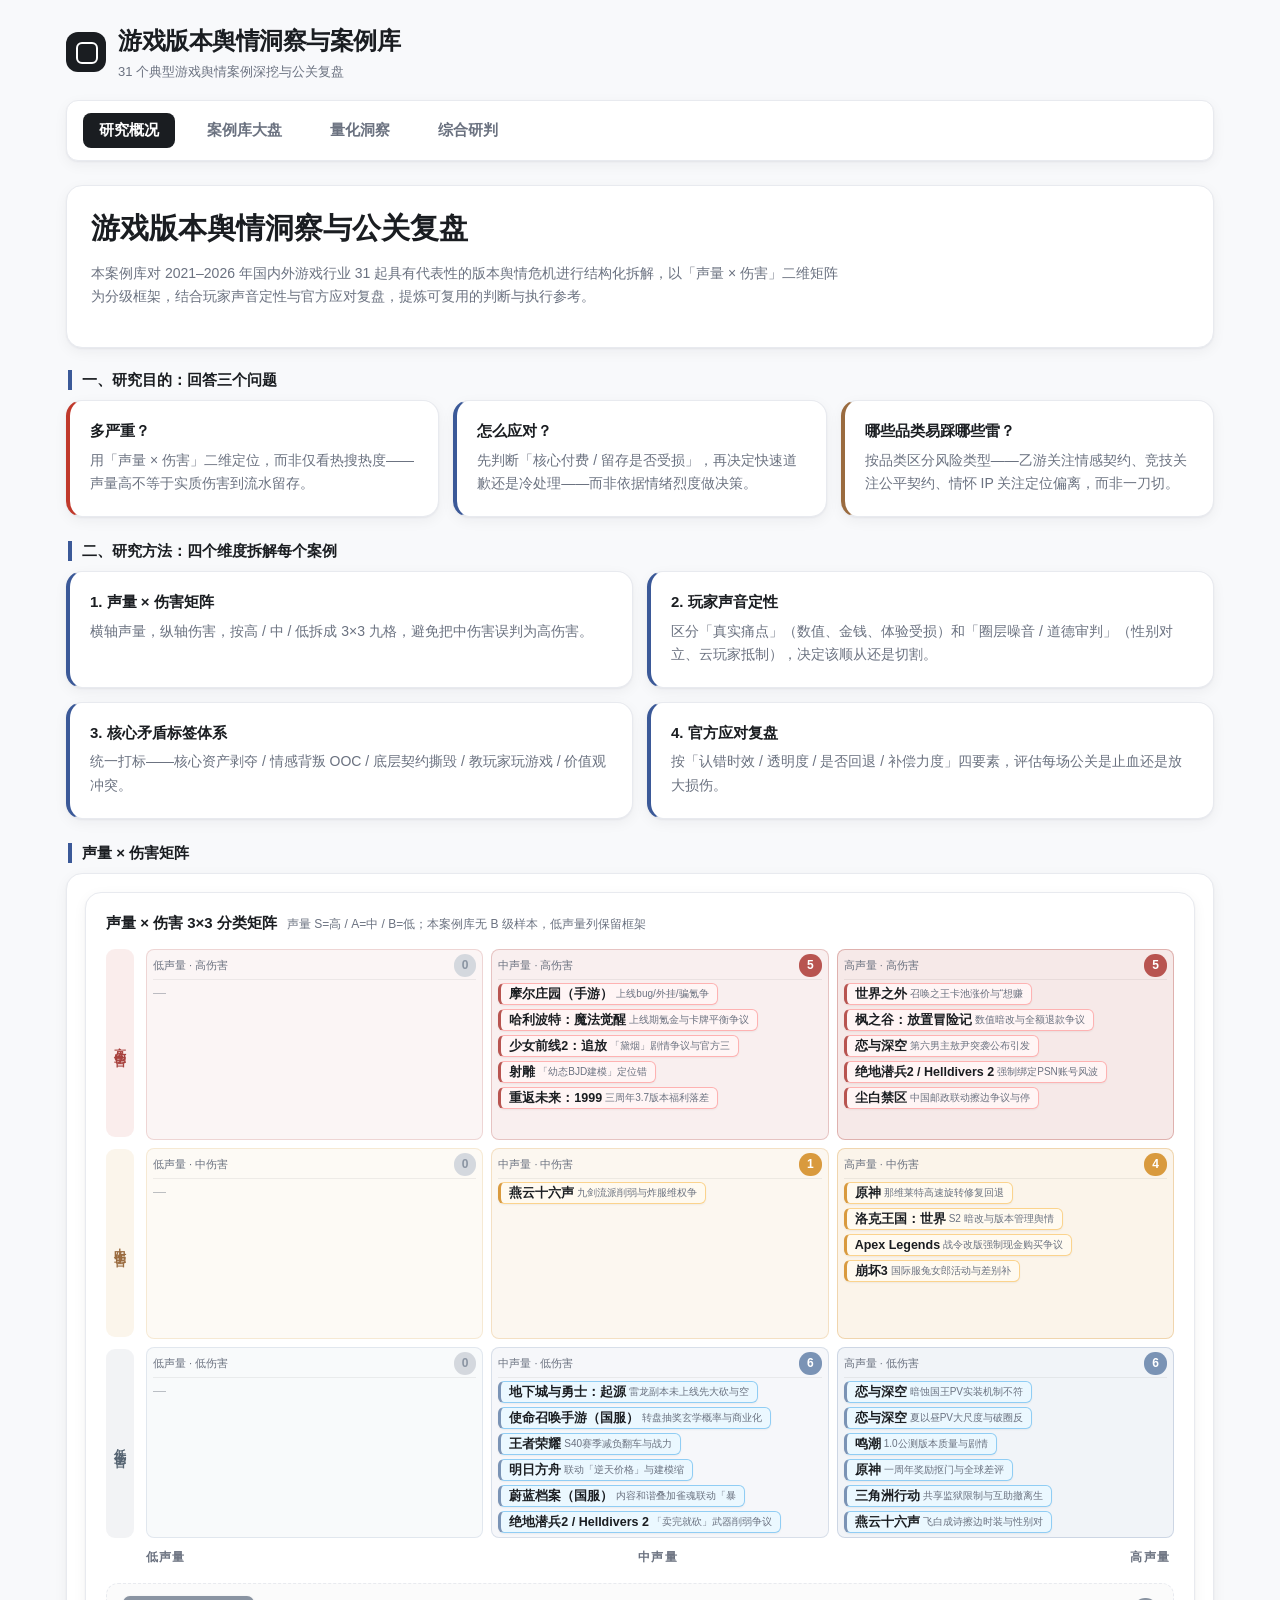
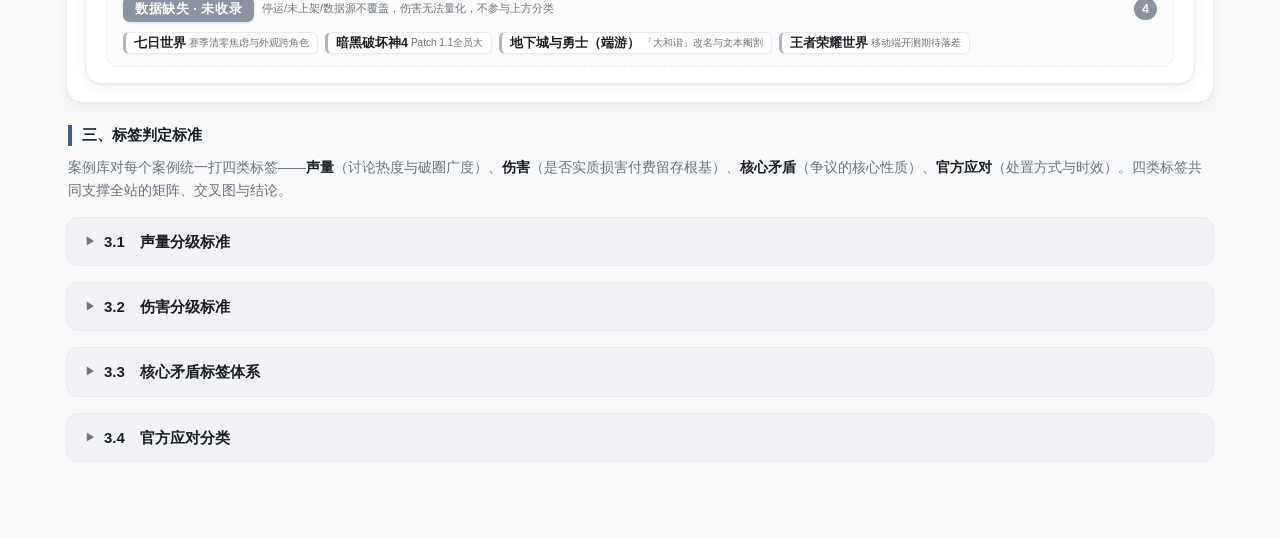
<file: V12 7.16/index.html>
<!doctype html>
<html lang="zh-CN">
<head>
  <meta charset="utf-8" />
  <meta name="viewport" content="width=device-width, initial-scale=1" />
  <title>游戏版本舆情洞察与案例库</title>
  <link rel="stylesheet" href="./style.css?v=20260716-53" />
</head>
<body>
<div class="app">
  <header class="top">
        <div class="brand" style="cursor: pointer;" onclick="goHome()">
      <div class="logo"></div>
      <div>
        <h1>游戏版本舆情洞察与案例库</h1>
        <div class="sub">31 个典型游戏舆情案例深挖与公关复盘</div>
      </div>
    </div>
  </header>

  <nav class="mainNav">
    <button onclick="switchMainTab('overview')" id="nav-overview" class="active">研究概况</button>
    <button onclick="switchMainTab('dashboard')" id="nav-dashboard">案例库大盘</button>
    <button onclick="switchMainTab('conclusions2')" id="nav-conclusions2">量化洞察</button>
    <button onclick="switchMainTab('conclusions3')" id="nav-conclusions3">综合研判</button>
  </nav>

  <main id="overview">

    <!-- Hero -->
    <section class="card heroMain" style="margin-bottom:20px;">
      <h2>游戏版本舆情洞察与公关复盘</h2>
      <p class="muted">本案例库对 2021–2026 年国内外游戏行业 31 起具有代表性的版本舆情危机进行结构化拆解，以「声量 × 伤害」二维矩阵为分级框架，结合玩家声音定性与官方应对复盘，提炼可复用的判断与执行参考。</p>
    </section>

    <!-- 一、研究目的 -->
    <div class="mapSectionLabel">一、研究目的：回答三个问题</div>
    <div style="display:grid; grid-template-columns:repeat(auto-fit, minmax(300px,1fr)); gap:14px; margin-bottom:24px;">
      <article class="card" style="padding:20px; border-left:4px solid var(--red);">
        <h3 style="margin:0 0 8px; font-size:15px; color:var(--text);">多严重？</h3>
        <p style="font-size:14px; color:var(--muted); line-height:1.7; margin:0;">用「声量 × 伤害」二维定位，而非仅看热搜热度——声量高不等于实质伤害到流水留存。</p>
      </article>
      <article class="card" style="padding:20px; border-left:4px solid var(--blue);">
        <h3 style="margin:0 0 8px; font-size:15px; color:var(--text);">怎么应对？</h3>
        <p style="font-size:14px; color:var(--muted); line-height:1.7; margin:0;">先判断「核心付费 / 留存是否受损」，再决定快速道歉还是冷处理——而非依据情绪烈度做决策。</p>
      </article>
      <article class="card" style="padding:20px; border-left:4px solid var(--amber);">
        <h3 style="margin:0 0 8px; font-size:15px; color:var(--text);">哪些品类易踩哪些雷？</h3>
        <p style="font-size:14px; color:var(--muted); line-height:1.7; margin:0;">按品类区分风险类型——乙游关注情感契约、竞技关注公平契约、情怀 IP 关注定位偏离，而非一刀切。</p>
      </article>
    </div>

    <!-- 二、研究方法 -->
    <div class="mapSectionLabel">二、研究方法：四个维度拆解每个案例</div>
    <div style="display:grid; grid-template-columns:repeat(2, 1fr); gap:14px; margin-bottom:24px;">
      <article class="card" style="padding:20px; border-left:4px solid var(--blue);">
        <h3 style="margin:0 0 8px; font-size:15px; color:var(--text);">1. 声量 × 伤害矩阵</h3>
        <p style="font-size:14px; color:var(--muted); line-height:1.7; margin:0;">横轴声量，纵轴伤害，按高 / 中 / 低拆成 3×3 九格，避免把中伤害误判为高伤害。</p>
      </article>
      <article class="card" style="padding:20px; border-left:4px solid var(--blue);">
        <h3 style="margin:0 0 8px; font-size:15px; color:var(--text);">2. 玩家声音定性</h3>
        <p style="font-size:14px; color:var(--muted); line-height:1.7; margin:0;">区分「真实痛点」（数值、金钱、体验受损）和「圈层噪音 / 道德审判」（性别对立、云玩家抵制），决定该顺从还是切割。</p>
      </article>
      <article class="card" style="padding:20px; border-left:4px solid var(--blue);">
        <h3 style="margin:0 0 8px; font-size:15px; color:var(--text);">3. 核心矛盾标签体系</h3>
        <p style="font-size:14px; color:var(--muted); line-height:1.7; margin:0;">统一打标——核心资产剥夺 / 情感背叛 OOC / 底层契约撕毁 / 教玩家玩游戏 / 价值观冲突。</p>
      </article>
      <article class="card" style="padding:20px; border-left:4px solid var(--blue);">
        <h3 style="margin:0 0 8px; font-size:15px; color:var(--text);">4. 官方应对复盘</h3>
        <p style="font-size:14px; color:var(--muted); line-height:1.7; margin:0;">按「认错时效 / 透明度 / 是否回退 / 补偿力度」四要素，评估每场公关是止血还是放大损伤。</p>
      </article>
    </div>

    <div class="mapSectionLabel">声量 × 伤害矩阵</div>
    <div class="mapRow mapRowSingle overviewMatrixEvidence">
      <section id="matrixChartContainer" class="mapCard"></section>
    </div>

    <!-- 三、标签判定标准 -->
    <div class="mapSectionLabel">三、标签判定标准</div>
    <p style="font-size:14px; color:var(--muted); line-height:1.7; margin:0 2px 14px;">案例库对每个案例统一打四类标签——<strong style="color:var(--text);">声量</strong>（讨论热度与破圈广度）、<strong style="color:var(--text);">伤害</strong>（是否实质损害付费留存根基）、<strong style="color:var(--text);">核心矛盾</strong>（争议的核心性质）、<strong style="color:var(--text);">官方应对</strong>（处置方式与时效）。四类标签共同支撑全站的矩阵、交叉图与结论。</p>

    <div class="ovStandardsGrid">
      <details class="gradeDetails">
        <summary><h4>3.1　声量分级标准</h4></summary>
        <p>按「平台覆盖 × UGC 产出 × 破圈程度」三维度，将舆情声量分为 高 / 中 / 低 三档：</p>
        <table class="gradeTable">
          <thead>
            <tr><th>等级</th><th>平台覆盖</th><th>UGC 产出</th><th>破圈程度</th><th>典型特征</th></tr>
          </thead>
          <tbody>
            <tr>
              <td class="gradeS">高</td>
              <td>3+ 平台全网发酵<br>（B站 + 微博 + 贴吧 + 抖音…）</td>
              <td>大量二创 + 梗传播<br>长文分析 / 复盘视频</td>
              <td>主流财经 / 社会媒体报道<br>（环球网、新浪财经、观察者网…）<br>消协 / 律师函 / 警方介入</td>
              <td>「出圈」事件<br>圈外人也知道</td>
            </tr>
            <tr>
              <td class="gradeA">中</td>
              <td>2-3 平台<br>（B站 + 微博 / 贴吧）</td>
              <td>中等 UGC<br>有长文复盘</td>
              <td>游戏媒体 + 科技媒体报道<br>（17173、游民星空、GameLook…）</td>
              <td>圈内大事件<br>圈外偶尔听说</td>
            </tr>
            <tr>
              <td class="gradeB">低</td>
              <td>单平台为主<br>（贴吧 / NGA）</td>
              <td>少量讨论帖</td>
              <td>无外部媒体报道</td>
              <td>圈内小范围讨论</td>
            </tr>
          </tbody>
        </table>
        <p class="docNote"><strong>说明：</strong>本案例库 31 个案例均为 中 / 高声量舆情，暂无「低声量」样本。低声量案例因传播范围窄、系统性记录不足，不纳入本次分析。分析结论适用于「中 / 高声量舆情」场景，对低声量「隐性流失」类不适用；后文声量×伤害矩阵中的「低声量」列因此为已知盲区、当前为空，保留仅用于呈现完整框架。</p>
        <p class="docNote"><strong>声量 ≠ 破圈：</strong>「声量」衡量的是<strong>讨论体量与烈度</strong>（S=高 / A=中），而「破圈」标记的是<strong>是否惊动大众与主流媒体、走出玩家圈层</strong>——二者是两个独立维度。因此会出现「中声量却已破圈」的案例（如情怀 IP 因大众关注度高，讨论体量未必最大却容易出圈）。全站矩阵、结论按<strong>声量档</strong>分类，破圈与否单列标注，请勿混为一谈。</p>
      </details>

      <details class="gradeDetails">
        <summary><h4>3.2　伤害分级标准</h4></summary>
        <p>伤害看的是「核心付费与留存是否受损」——舆情是否真正伤到<strong>收入、活跃、产品存续</strong>，而非讨论热度。按对流水 / 活跃 / 结局的实际冲击分 高 / 中 / 低 三档：</p>
        <table class="gradeTable">
          <thead>
            <tr><th>等级</th><th>收入 / 流水</th><th>活跃 / 留存</th><th>结局信号</th><th>典型特征</th></tr>
          </thead>
          <tbody>
            <tr>
              <td class="gradeS">高</td>
              <td>跌幅深且跨版本 / 多次活动持续<br>后续收入不及同期预期<br>不随道歉补偿回升</td>
              <td>DAU 肉眼可见下降<br>处理后未回补</td>
              <td>停服 / 停运<br>大规模退款潮<br>永久砍产品线<br>（命中任一即判高）</td>
              <td>影响不可逆<br>或根因在产品定位 / 设定层</td>
            </tr>
            <tr>
              <td class="gradeA">中</td>
              <td>爆发期环比明显下降<br>或下个卡池 / 角色收入走低<br>补偿·下版本后回升</td>
              <td>基本无变化<br>影响主要落在收入侧</td>
              <td>无高档硬信号<br>短期内即修复回归</td>
              <td>影响可逆<br>不跨版本</td>
            </tr>
            <tr>
              <td class="gradeB">低</td>
              <td>数据上看不出影响<br>或仅轻微波动很快回归<br>甚至逢周年庆仍处峰值</td>
              <td>无变化</td>
              <td>无任何持续 / 不可逆信号<br>处理前后曲线基本重合</td>
              <td>仅口碑波动<br>大盘数据无感</td>
            </tr>
          </tbody>
        </table>
        <p class="docNote"><strong>说明：</strong>部分案例因数据源不覆盖事件期或未纳入量化收录，伤害记为「无数据 / 未收录」，以定性判定为准，不参与伤害档统计。<strong>声量 ≠ 伤害</strong>是本库的核心命题：高声量可能只是「低」档噪声，低声量也可能是「高」档隐性失血。</p>
      </details>

      <details class="gradeDetails">
        <summary><h4>3.3　核心矛盾标签体系</h4></summary>
        <p>核心矛盾，是剥开情绪与声量后玩家真正在意的那个「被侵犯的东西」——它回答的不是「发生了什么事」，而是「这件事动了玩家的哪一样东西」。据此归为 <strong>4 大类 11 个标签</strong>，每个案例可打一个或多个。全库统一的划分主线是<strong>按「被侵犯的对象」切，而非按表面导火索切</strong>：同一个动作（如「削弱」），削的是你花钱买的东西即归付费类，削的是大众游戏机制即归数值类。</p>
        <table class="gradeTable">
          <thead>
            <tr><th>大类</th><th>标签</th><th>定义</th></tr>
          </thead>
          <tbody>
            <tr>
              <td class="tagGroupCell" rowspan="2"><span class="tagGroupName">💰 商业化 / 付费</span><span class="tagGroupJudge">「我花的钱 / 要花的钱被坑了」</span></td>
              <td class="tagName">付费内容贬值/不实</td>
              <td class="tagDef">指玩家已付费所得内容，因后续改动或宣传不符而缩水、贬值的争议。<span class="tagIncl">（限定卡缩水、限定变常驻、付费战令武器被砍、宣传与实物不符）</span></td>
            </tr>
            <tr>
              <td class="tagName">商业化契约/动机争议</td>
              <td class="tagDef">指厂商的收费方式或商业化姿态本身引发的信任争议。<span class="tagIncl">（涨价逼氪、「想赚钱」式表态、付费设计动机被质疑、收费方式引发反感）</span></td>
            </tr>
            <tr>
              <td class="tagGroupCell" rowspan="4"><span class="tagGroupName">🎮 数值 / 玩法 / 体验</span><span class="tagGroupJudge">「我玩的东西 / 花的精力被搞坏了」</span></td>
              <td class="tagName">数值/平衡争议</td>
              <td class="tagDef">指游戏机制层的强度、平衡与公平性争议。<span class="tagIncl">（强度失衡、逼氪数值、全职业平衡补丁、削弱补偿不到位）</span></td>
            </tr>
            <tr>
              <td class="tagName">体验/质量争议</td>
              <td class="tagDef">指基础品质与服务层面「做得烂 / 坏了」的争议。<span class="tagIncl">（性能卡顿、bug、优化差、闪退、客服失灵）</span></td>
            </tr>
            <tr>
              <td class="tagName">自创玩法管控争议</td>
              <td class="tagDef">指官方限制或管控玩家自创玩法、被批「教玩家玩游戏」的自由度争议。<span class="tagIncl">（强制玩法、封禁自创流派、管控二创 / 玩法自由）</span></td>
            </tr>
            <tr>
              <td class="tagName">产能/优先级排期</td>
              <td class="tagDef">指版本更新节奏、内容产出优先级或资源分配不公引发的争议。<span class="tagIncl">（主线断更、资源倾斜新角色、版本分支混乱、积压的更新诉求长期未回应）</span></td>
            </tr>
            <tr>
              <td class="tagGroupCell" rowspan="2"><span class="tagGroupName">🎭 内容与价值观</span><span class="tagGroupJudge">「我认同的角色 / 价值观被冒犯了」</span></td>
              <td class="tagName">情感/价值观争议</td>
              <td class="tagDef">指剧情、角色或价值观输出冒犯玩家情感认同、击穿内部情感契约的争议。<span class="tagIncl">（OOC、角色崩坏、暧昧剧情、价值观输出引发争议）</span></td>
            </tr>
            <tr>
              <td class="tagName">内容尺度/合规争议</td>
              <td class="tagDef">指内容擦边、尺度或联动触碰监管与大众道德线的争议。<span class="tagIncl">（擦边立绘、联动踩线、尺度越界、涉监管举报）</span></td>
            </tr>
            <tr>
              <td class="tagGroupCell" rowspan="3"><span class="tagGroupName">👥 圈层矛盾</span><span class="tagGroupJudge">「这是在针对 / 撕裂我们这群人」</span></td>
              <td class="tagName">圈层矛盾-性别</td>
              <td class="tagDef">指争议主线演变成男女玩家立场对立的冲突形态。<span class="tagIncl">（性别对立、男女立场互撕、拉踩引战）</span></td>
            </tr>
            <tr>
              <td class="tagName">圈层矛盾-竞品</td>
              <td class="tagDef">指争议演变成粉丝 / 竞品阵营站队互撕的冲突形态。<span class="tagIncl">（竞品阵营对立、粉丝站队、云玩家抵制）</span></td>
            </tr>
            <tr>
              <td class="tagName">圈层矛盾-内部</td>
              <td class="tagDef">指同一游戏内部玩家群体因利益分化而对立的冲突形态。<span class="tagIncl">（硬核 vs 平民、老玩家 vs 新玩家、流派间利益冲突、共创玩家 vs 独狼）</span></td>
            </tr>
          </tbody>
        </table>
        <p class="docNote"><strong>说明：</strong>核心矛盾标签<strong>可叠加</strong>——一个事件常同时侵犯多样东西（如「擦边联动」既踩合规线又撕性别圈层）。打标时先抓<strong>最主要的被侵犯对象</strong>定主标签，再补叠加标签。「圈层矛盾」三个标签多为<strong>叠加态</strong>，它标记冲突「打成了什么形态」，而非最初「因什么而起」。应对上，「真实痛点」（付费 / 数值 / 体验 / 情感契约）通常需顺应，「圈层噪音 / 道德审判」则需审慎切割、避免被裹挟。</p>
      </details>

      <details class="gradeDetails">
        <summary><h4>3.4　官方应对分类</h4></summary>
        <p>官方应对按<strong>认错时效 × 诚意 / 有效性</strong>归为 4 类，从高到低排序——它决定一场舆情是被止血还是被放大：</p>
        <table class="gradeTable">
          <thead>
            <tr><th>类型</th><th>行为特征</th><th>适用 / 效果</th></tr>
          </thead>
          <tbody>
            <tr>
              <td class="prName prSlide">立刻滑跪</td>
              <td>第一时间认错、快速回退 / 加码补偿，姿态低、动作快</td>
              <td>面对已击穿契约的高伤害舆情，及时止血、争取恢复窗口</td>
            </tr>
            <tr>
              <td class="prName prNormal">正常处理</td>
              <td>按常规节奏公告说明、给出方案，不卑不亢</td>
              <td>矛盾可控、诉求明确时的标准动作，多数能平稳平息</td>
            </tr>
            <tr>
              <td class="prName prMix">前期冷处理<br>+后期滑跪</td>
              <td>初期观望 / 沉默，舆情升级后被迫认错回退</td>
              <td>误判烈度导致错过最佳窗口，道歉成本被抬高</td>
            </tr>
            <tr>
              <td class="prName prCold">冷处理</td>
              <td>不回应 / 淡化 / 拖过热度，等舆情自然消退</td>
              <td>对圈层噪音 / 道德审判类可用；若用错在真实痛点上会放大损伤</td>
            </tr>
          </tbody>
        </table>
      </details>
    </div>

  </main>

  <!-- ================= 量化洞察· 样本数据呈现的规律 ================= -->
  <main id="conclusions2" style="display:none">

    <!-- 第一章 · 伤害判断 -->
    <div class="c2Block c2ChapterBlock isDamage"><span>01</span><div><b>伤害判断</b><small>哪些问题、什么阶段更容易伤大盘</small></div></div>
    <div class="c2Grid">

      <!-- 卡1：真实痛点与实质伤害 -->
      <article class="c2Card" style="border-left-color:var(--red); grid-column:1/-1">
        <div class="c2Point c2PointNum"><span class="c2Num" style="color:var(--red)">1</span><span class="c2PointHead"><span class="c2Aspect aRed">伤害</span>真实痛点更容易伤大盘：体验质量与商业化契约风险最高</span></div>
        <div class="c2Body">
          <div class="c2DamageMain">
            <div class="c2DamageChartCol"><div class="c2DamageChartWide"><div id="c2TagDamageChart"></div></div></div>
            <div class="c2DamageSide">
              <section class="c2DamageSection">
                <div class="c2DamageSectionHead"><b>看致伤率</b><span>发生后转化为中高伤害的可能性</span></div>
                <div class="c2DamageSummary c2DamageSummaryRate">
                  <section><b><span>83%</span> 体验 / 质量争议</b><p>6 案中 4 高、1 中。基础可用性或服务质量受损，会直接冲击留存与产品口碑。</p><div class="c2DamageCardCases" data-damage-tag="体验/质量争议"></div></section>
                  <section><b><span>75%</span> 商业化契约 / 动机争议</b><p>8 案中 5 高、1 中。收费规则、付费动机或契约失信，会直接击穿消费信任。</p><div class="c2DamageCardCases" data-damage-tag="商业化契约/动机争议"></div></section>
                  <section class="isCompare"><b><span>33%</span> 数值 / 平衡争议</b><p>6 案中仅 1 高、1 中。容易形成高讨论度，但多数仍可通过后续平衡迭代修复。</p><div class="c2DamageCardCases" data-damage-tag="数值/平衡争议"></div></section>
                </div>
              </section>
              <section class="c2DamageSection">
                <div class="c2DamageSectionHead"><b>看样本数量</b><span>反复进入版本舆情的矛盾</span></div>
                <div class="c2DamageSummary c2DamageSummaryCount">
                  <section class="isFrequent"><b><span>10例</span> 情感 / 价值观争议</b><p>样本数最多，中高伤害率 60%。既反复进入舆情，也有较高概率触及角色关系与情感契约。</p><div class="c2DamageCardCases" data-damage-tag="情感/价值观争议"></div></section>
                  <section class="isCompare"><b><span>10例</span> 圈层矛盾</b><p>样本数最多，中高伤害率 40%。传播与治理负担较高，但是否伤及大盘取决于背后的原始矛盾。</p><div class="c2DamageCardCases" data-damage-tag="圈层矛盾"></div></section>
                </div>
              </section>
            </div>
          </div>
          <div class="c2Insight"><b>洞察：</b>样本数量最多的未必最伤，致伤率最高的也未必最常见。<b>体验 / 质量争议少而高危，商业化契约兼具较多样本与高致伤率；情感 / 圈层议题反复出现，但能否伤及大盘，取决于是否进一步击中体验、付费或情感契约。</b></div>
        </div>
      </article>

      <!-- 卡2（打横一行：左生命周期柱 / 右上线期根因，底部合并洞察） -->
      <article class="c2Card" style="border-left-color:var(--amber); grid-column:1/-1">
        <div class="c2Point c2PointNum"><span class="c2Num" style="color:var(--amber)">2</span><span class="c2PointHead"><span class="c2Aspect aAmber">生命周期</span>新游戏尚未建立稳定用户群与生态位，定位错位最易在上线期演变为高伤</span></div>
        <div class="c2SplitBody">
          <div class="c2SplitL">
            <div class="c2ChartTitle">上线半年内的高伤害率仍显著高于成长/成熟期</div>
            <div class="c2ChartFill"><div id="c2LifecycleChart"></div></div>
          </div>
          <div class="c2SplitR">
            <div class="c2ChartTitle">上线期高伤 6 案的根因：定位错位占据半数</div>
            <div class="c2ChartFill"><div id="c2LaunchRoots"></div></div>
          </div>
        </div>
        <div class="c2Insight c2LifecycleInsight" style="border-left-color:var(--amber)">
          <b>洞察：</b>
          <ul>
            <li><b>上线期易高伤：</b>产品仍处于核心用户筛选与口碑定型阶段，稳定用户群、沉没成本与品牌信任尚未形成，玩家离开成本低，首轮失误更容易直接转化为流失。样本中上线期高伤害率为 <b>60%（6/10）</b>，成长阶段降至 33%（4/12）。</li>
            <li><b>产品定位错误集中：</b>6 个上线期高伤案例中，<b>产品定位错位占 3 个</b>，是最集中的根因。上线前应优先验证<b>“为谁服务、提供什么核心价值、能否稳定兑现”</b>。</li>
          </ul>
        </div>
      </article>

    </div>

    <!-- 第二章 · 契约边界 -->
    <div class="c2Block c2ChapterBlock isMechanism"><span>02</span><div><b>契约边界</b><small>不同品类的核心承诺，决定触线后的伤害与修复空间</small></div></div>

    <div class="c2Grid c2ContractGrid">
      <!-- 卡3（占满整行·品类核心契约红线） -->
      <article class="c2Card" style="border-left-color:var(--red); grid-column:1/-1">
        <div class="c2Point"><span class="c2Aspect aRed">契约边界</span>品类核心契约界定风险边界，触碰基础承诺更易转化为实质伤害</div>
        <div class="c2Body">
          <div class="c2ChartTitle">不同品类的核心承诺、主要冲突方式与样本中高伤害率</div>
          <div id="c2RedlineChart"></div>
        </div>
        <div class="c2Insight c2ContractInsight">
          <b>洞察：品类容错差异的核心，在于核心资产受损后是否可逆。</b>
          <ul>
            <li><b>竞技 / 射击类：</b>玩家对常态化平衡调整已有稳定预期。当规则公开、影响对称且能够回滚时，争议通常仍属于竞技环境的持续校准。</li>
            <li><b>情怀 IP / 情感陪伴类：</b>游戏承载着长期积累的角色记忆、关系连续性与专属感。OOC、角色关系改写或情感承诺破坏会改变玩家对既有内容的理解，难以通过数值回调或补偿完整修复，因此触线后的容错空间更小。</li>
          </ul>
        </div>
      </article>
    </div>

    <!-- 第三章 · 官方处置 -->
    <div class="c2Block c2ChapterBlock isResponse"><span>03</span><div><b>官方处置</b><small>风险何时被识别，误判如何推高补救成本</small></div></div>
    <div class="c2Grid">

      <!-- 卡5：危机识别与黄金窗口 -->
      <article class="c2Card" style="border-left-color:var(--green); grid-column:1/-1">
        <div class="c2Point"><span class="c2Aspect aGreen">危机识别</span>官方处置强度取决于风险判断，误判会错过黄金响应窗口</div>
        <div class="c2Body">
          <div class="c2CrisisTop">
            <section class="c2CrisisChart">
              <div class="c2OfficialSectionHead">
                <span>01</span>
                <div><b>数据发现：处置强度随事件风险升级，识别越晚，补救成本越高</b><small>公关应对 × 最终伤害</small></div>
              </div>
              <div class="c2ChartFill"><div id="c2PrChart"></div></div>
              <div class="c2CrisisTakeaway">处置强度反映官方当时判断的风险等级；“前期冷处理＋后期滑跪”案例全部达到高伤，说明首轮误判容易拖过黄金响应窗口。</div>
            </section>
            <section class="c2MisjudgeReview">
            <div class="c2OfficialSectionHead">
              <span>02</span>
              <div><b>五案误判复盘：首轮只处理表层问题，如何推高后续处置成本</b><small>首轮按什么问题处理 → 玩家认为真正受损的是什么 → 争议如何升级</small></div>
            </div>
            <div class="c2MisjudgeTable" role="table" aria-label="官方风险误判案例复盘">
              <div class="isHead" role="row"><b>案例</b><b>首轮按什么问题处理</b><b>玩家认为真正受损的是</b><b>争议如何升级 / 最终处理</b></div>
              <div role="row">
                <a onclick="openCase('shijiezhiwai-money')">世界之外</a>
                <span>按“卡池定价过高”处理，先发放低价值补偿。</span>
                <span class="c2MisjudgeLoss"><i>抽卡定价规则未经预告调整</i><i>付费知情权与消费信任受损</i></span>
                <span class="c2MisjudgeOutcome"><i><b>风险升级</b>低价值补偿与 6 天沉默继续放大不满。</i><i><b>最终处理</b>深夜道歉并追加补丁。</i></span>
              </div>
              <div role="row">
                <a onclick="openCase('luoke-s2')">洛克王国 S2</a>
                <span>按“局部体验不佳”处理，用补偿和自定义功能回应。</span>
                <span class="c2MisjudgeLoss"><i>未公告暗改熟悉角色资产</i><i>少数圈层偏好直接进入全服改动</i></span>
                <span class="c2MisjudgeOutcome"><i><b>风险升级</b>解释不足让代表性与性别争议持续扩大。</i><i><b>最终处理</b>逐项回退并由主策承担责任。</i></span>
              </div>
              <div role="row">
                <a onclick="openCase('fengzhigu-refund')">枫之谷</a>
                <span>按“商品编码或描述错误”处理，先做技术修正。</span>
                <span class="c2MisjudgeLoss"><i>付费属性与实际效果不符</i><i>已知问题披露不足，引发消费欺诈质疑</i></span>
                <span class="c2MisjudgeOutcome"><i><b>风险升级</b>付费属性与信息披露问题促使管理层介入。</i><i><b>最终处理</b>全额退款并整改上架流程。</i></span>
              </div>
              <div role="row">
                <a onclick="openCase('benghuai-rabbit')">崩坏3</a>
                <span>按“不同区服的活动差异”处理，近一个月没有正式回应。</span>
                <span class="c2MisjudgeLoss"><i>国服与外服内容差别待遇</i><i>核心玩家的长期支持未获同等尊重</i></span>
                <span class="c2MisjudgeOutcome"><i><b>风险升级</b>长时间沉默使差别待遇感持续发酵。</i><i><b>最终处理</b>道歉、下架相关内容并补偿。</i></span>
              </div>
              <div role="row">
                <a onclick="openCase('lianyu-aoyin')">恋与深空·敖尹</a>
                <span>按“新角色接受度与宣发节奏”处理，重点放在谣言管理。</span>
                <span class="c2MisjudgeLoss"><i>老角色主线内容长期断供</i><i>有限产能优先投入新角色</i></span>
                <span class="c2MisjudgeOutcome"><i><b>风险升级</b>沉默与强硬追责放大了资源分配与组织化反弹。</i><i><b>最终处理</b>取消角色并停止新增男主。</i></span>
              </div>
            </div>
            <div class="c2MisjudgeConclusion"><b>共同机制：</b>五案的首轮处理都聚焦价格、技术错误、活动差异或局部体验等表层问题，对玩家认为受损的既有承诺识别滞后。低价值补偿、沉默或只修复表层问题继续放大不信任；争议触及付费承诺、角色关系或核心用户身份后，处置成本迅速上升。</div>
          </section>
          </div>
        </div>
      </article>

    </div>

    <div style="margin:8px 2px 32px; padding:14px 18px; background:var(--soft); border:1px dashed var(--line); border-radius:10px;">
      <p style="font-size:12px; color:var(--muted); line-height:1.6; margin:0;">数据说明：本页规律基于全库 31 个案例的结构化标签统计；无数据/未收录案例不计入相关伤害比例。</p>
    </div>
  </main>

  <!-- 综合研判内容源：仅供正式页面动态生成，不作为独立页面展示 -->
  <div id="conclusions3Source" hidden aria-hidden="true">

    <!-- 近期趋势 -->
    <div class="c2Block">趋势、机制与风险</div>
    <div class="c2Grid">

      <!-- 用户趋势：性别议题的增量与传播放大效应 -->
      <article class="c2Card c2GenderAnalysis" style="border-left-color:var(--red); grid-column:1/-1">
        <div class="c2Point"><span class="c2Aspect aRed">用户趋势</span>性别议题增多，并逐渐成为“传播放大器”</div>
        <div class="c2Body">
          <div class="c2GenderSectionHead">
            <span>01</span>
            <div><b>数据发现</b><small>出现时间 × 传播结果</small></div>
          </div>
          <div class="c2GenderCharts">
            <section class="c2GenderChartPanel">
              <div class="c2GenderFindingTitle"><span>发现 A · 出现时间：</span><b>性别议题案例在 2025 年后集中出现</b></div>
              <div id="c2GenderTrendChart"></div>
              <p class="c2GenderChartDesc">样本从 2021–2024 年的 0 例，上升到 2025 年 2 例、2026 年 3 例。它反映的是案例库中的集中出现，不等同于全行业发生率。</p>
            </section>
            <section class="c2GenderChartPanel">
              <div class="c2GenderFindingTitle"><span>发现 B · 传播结果：</span><b>性别议题更稳定地放大传播</b></div>
              <div id="c2GenderImpactChart"></div>
              <p class="c2GenderChartDesc">5 起案例全部达到高声量，但只有 2 起高伤害、1 起中伤害：它稳定放大传播，却不必然造成产品重伤。</p>
            </section>
          </div>

          <div class="c2GenderBridge">
            <span>数据结论</span>
            <p><b>性别议题在 2025 年后集中进入版本舆情，并表现出稳定的声量放大效应；但声量放大不等于必然造成产品重伤。</b></p>
          </div>

          <section class="c2GenderAmplifier">
            <div class="c2GenderSectionHead c2GenderTypesHead">
              <span>02</span>
              <div><b>案例分型</b><small>同样涉及性别议题，进入冲突的路径并不相同</small></div>
            </div>
            <div class="c2GenderRoutes">
              <div>
                <span>原生型</span>
                <p><b>性别表达本身就是矛盾。</b>角色定位、审美承诺或性别呈现直接触发争议。</p>
                <div class="c2GenderRepresentative"><b>代表案例：</b><a onclick="openCase('yanyun-female')">燕云·飞白成诗</a></div>
                <details class="c2GenderCaseDetails">
                  <summary><small>展开案例描述</small></summary>
                  <div class="c2GenderCaseDesc"><a class="c2GenderCaseLink" onclick="openCase('yanyun-female')">燕云·飞白成诗</a><p>“女性友好”定位下推出被指男凝 / 擦边的女装，性别表达本身直接构成争议。</p></div>
                </details>
              </div>
              <div>
                <span>叠加型</span>
                <p><b>原始矛盾在传播中被性别化重述。</b>议题由尺度、暗改、资源或治理问题扩展到公共语境。</p>
                <div class="c2GenderRepresentative"><b>代表案例：</b><a onclick="openCase('lianyu-scale')">恋与·夏以昼</a><a onclick="openCase('luoke-s2')">洛克王国 S2</a><a onclick="openCase('chenbai-forbidden')">尘白禁区</a><a onclick="openCase('lianyu-aoyin')">恋与·敖尹</a></div>
                <details class="c2GenderCaseDetails">
                  <summary><small>展开案例描述</small></summary>
                  <div class="c2GenderCaseDesc"><a class="c2GenderCaseLink" onclick="openCase('lianyu-scale')">恋与·夏以昼</a><p>PV 尺度争议被进一步转译为成年女性消费权与“乙游被双标”之争。</p></div>
                  <div class="c2GenderCaseDesc"><a class="c2GenderCaseLink" onclick="openCase('luoke-s2')">洛克王国 S2</a><p>暗改叠加官方采纳特定社区意见，被质疑性别站队与反馈代表性失衡。</p></div>
                  <div class="c2GenderCaseDesc"><a class="c2GenderCaseLink" onclick="openCase('chenbai-forbidden')">尘白禁区</a><p>擦边内容进入公共品牌场景，性别与女性形象争议进一步放大监管暴露。</p></div>
                  <div class="c2GenderCaseDesc"><a class="c2GenderCaseLink" onclick="openCase('lianyu-aoyin')">恋与·敖尹</a><p>资源分配维权中，“引狼入室”台词被解读为女性安全问题，推动事件破圈。</p></div>
                </details>
              </div>
            </div>
          </section>
        </div>
        <div class="c2Insight"><b>核心观察：</b>性别议题提供了更易跨圈层理解的公共叙事，因此更稳定地放大传播；但它不是伤害的充分条件，<b>最终是否伤及大盘，仍取决于原始矛盾是否击中付费、体验或情感契约，以及官方能否及时止损。</b></div>
      </article>

      <!-- 卡7a：女性向 / 乙游圈层的情绪强度与行动能力 -->
      <article class="c2Card c2PressureCard" style="border-left-color:var(--red); grid-column:1/-1">
        <div class="c2Point"><span class="c2Aspect aRed">圈层研判</span>高情感投入与饭圈化组织技术共同放大乙游圈层行动力</div>
        <div class="c2Body">
          <section class="c2PressureConclusion">
            <span>核心结论</span>
            <p>乙游的高强度亲密关系放大情绪，饭圈化组织技术放大行动。两者叠加，使圈层诉求更容易形成持续声量，并推动企业、平台或外部机构作出现实响应。</p>
          </section>

          <div class="c2PressureModel" aria-label="乙游圈层形成高声势与现实压力的两项条件">
            <section class="c2PressurePillar isEmotion">
              <header><span>01 · 情绪强度</span><h3>乙游将角色消费转化为以玩家为主体的持续性亲密关系投入</h3></header>
              <div class="c2PressurePoints">
                <article><span>01 · 关系主体化</span><b>玩家成为亲密关系的直接主体</b><p>第一人称叙事、直视镜头、专属称呼与定向互动，将玩家置于被凝视、被回应和被选择的位置，使情感投入指向“角色与自己之间的关系”。</p><small class="c2PressureCompare"><em>典型二游</em>情感纽带更多分布于角色偏好、群像关系与世界观认同</small></article>
                <article><span>02 · 情感确认</span><b>高确定性的情感回应持续确认玩家价值</b><p>角色持续提供关注、理解、支持与专属选择，形成稳定且理想化的情感反馈，同时承载被重视、被尊重和被坚定选择的自我价值确认。</p><small class="c2PressureCompare"><em>典型二游</em>角色情感与剧情、收集、养成及玩法体验共同构成投入回报</small></article>
                <article><span>03 · 日常沉淀</span><b>日常互动将内容消费沉淀为连续的关系历史</b><p>电话、短信、朋友圈、纪念日与长期剧情，将情感体验从版本节点延伸至日常生活；时间、付费和共同记忆持续累积，形成具有连续性的“相处史”。</p><small class="c2PressureCompare"><em>典型二游</em>情感投入更多集中于角色获取、剧情节点与版本内容</small></article>
              </div>
              <div class="c2PressurePillarResult"><b>结果</b><span>普通版本不满更容易升级为高强度群体情绪</span></div>
            </section>

            <section class="c2PressurePillar isTools">
              <header><span>02 · 行动能力</span><h3>饭圈成熟的组织机制被迁移到乙游社群，使玩家能够被快速动员、分工执行并持续放大</h3></header>
              <div class="c2PressureLegacyCases">
                <b>饭圈组织技术参照</b>
                <a href="https://tech.sina.com.cn/i/2020-03-03/doc-iimxyqvz7510961.shtml" target="_blank" rel="noopener"><span>2020 · 肖战“227”事件 ↗</span><small>圈内争议经集中举报扩展为跨圈层对抗</small></a>
                <a href="https://news.cctv.com/2021/05/07/ARTIpfCLX2QcopPByc4aDSoT210507.shtml" target="_blank" rel="noopener"><span>2021 ·《青春有你3》倒奶打投 ↗</span><small>购买、扫码与集中打投被组织成可量化任务</small></a>
              </div>
              <div class="c2PressurePoints">
                <article><span>01 · 指挥中枢</span><b>大号与核心群体先定调，统一全体对外口径</b><p>超话主持人、社群大号和群管理员汇总意见，确定事件性质、传播关键词、核心诉求与对外文案。</p><ul><li>形成统一事件定性与诉求清单</li><li>规定主推关键词、话题和对外话术</li></ul></article>
                <article><span>02 · 分工网络</span><b>不同成员按任务分组，形成可复制的行动网络</b><p>资料、传播、投诉和对外联络分别由不同成员承担，再通过群聊和任务表协调进度。</p><ul><li>资料组整理时间线、证据包和媒体名单</li><li>投诉组制作模板，传播组组织集中投放</li></ul></article>
                <article><span>03 · 协同放大</span><b>统一时间、平台与目标集中行动，并持续复盘效果</b><p>社群在固定窗口组织停氪、退款、评分与跨平台传播，再根据热度和回应调整下一轮行动。</p><ul><li>同步调用超话、视频、评分、消保和律师函</li><li>点名媒体、品牌、平台及有关部门</li><li>把圈内诉求转译为消费权益、女性权益、未保或品牌风险</li></ul></article>
              </div>
              <div class="c2PressurePillarResult"><b>结果</b><span>个人不满被转化为统一目标、可复制动作与持续外部压力</span></div>
            </section>
          </div>

          <section class="c2PressureCases">
            <header>
              <div><span>案例验证</span><h3>同为“大尺度”争议，为何处置结果不同？</h3></div>
              <p>案例只辅助验证“风险翻译 × 制度接口”，不把不同结果简单归因为举报人数或性别强弱。</p>
            </header>

            <div class="c2PressureCaseGrid">
              <article class="c2PressureCase isPrivate">
                <div class="c2PressureCaseTag">私域内容 / 核心玩家防守</div>
                <a class="c2PressureCaseTitle" onclick="openCase('lianyu-scale')">恋与深空 · 夏以昼 PV</a>
                <p>争议主要发生在成年向游戏的核心消费场景。核心玩家将诉求翻译为<b>成年女性内容选择权 / 反对性别双标</b>，厂商也有保护核心卖点与付费用户的商业动力。</p>
                <div class="c2PressureCaseResult"><span>结果</span><b>引发热搜与客服回应，未见正式内容调整</b></div>
              </article>

              <div class="c2PressureVs">VS</div>

              <article class="c2PressureCase isPublic">
                <div class="c2PressureCaseTag">公共场景 / 外部圈层进攻</div>
                <a class="c2PressureCaseTitle" onclick="openCase('chenbai-forbidden')">尘白禁区 · 中国邮政联动</a>
                <p>争议被转换为<b>成人向内容是否适合进入公共服务品牌与线下空间</b>，直接接入品牌形象、未成年人、合作审查等中国邮政必须响应的风险接口。</p>
                <div class="c2PressureCaseResult"><span>结果</span><b>联动终止；后续停服与举报的直接因果仍待核</b></div>
              </article>
            </div>
            <div class="c2PressureCaseTakeaway"><b>验证结果：</b>圈层行动能否转化为现实处置，关键不是“骂得多凶”，而是能否把诉求接入目标机构必须响应的风险接口；同时也取决于内容发生在私域还是公共空间、目标让步成本及核心付费盘态度。</div>
          </section>
        </div>
        <div class="c2Insight">
          <b>运营预警：</b>真正的升级信号不是负面评论变多，而是<b>诉求开始标准化、行动开始工具化、风险开始公共化</b>。一旦出现统一诉求清单、证据包、投诉模板，并开始点名平台、媒体、合作品牌或有关部门，事件已从社区沟通问题进入制度化施压阶段。
        </div>
      </article>

      <!-- 卡7c：版本优先级与玩家代表性 -->
      <article class="c2Card" style="border-left-color:var(--amber); grid-column:1/-1">
        <div class="c2Point"><span class="c2Aspect aAmber">决策研判</span>识别「真实反馈」与「噪声」：判断哪些问题值得进入版本计划</div>
        <div class="c2Body">
          <div class="c2ChartTitle">游戏内外的声音具有不同决策权重，需求代表性决定声音进入版本排期、测试观察或风险处置。</div>

          <div class="c2PriorityCases">
            <section>
              <header><span>选错需求</span><b>洛克王国 S2：需求代表性未经验证</b><a class="conclCase" onclick="openCase('luoke-s2')">查看案例</a></header>
              <p>系统 Bug、版本质量等共性问题尚未解决，却先调整动作、表情等既有情感资产；玩家进一步质疑特定平台/圈层的反馈为何能直接进入全量版本。</p>
              <div class="c2PriorityRead"><b>玩家解读</b><span>“共性问题尚未解决，官方却优先采纳特定圈层偏好”，版本决策因此被解读为在玩家群体之间“站队”。</span></div>
              <div class="c2PriorityFix"><b>决策修正</b><span>先验证覆盖面与核心盘影响；审美/圈层偏好优先采用开关、自定义或灰度方案。</span></div>
            </section>
            <section>
              <header><span>忽视需求</span><b>恋与深空：长期内容债未被优先偿还</b><a class="conclCase" onclick="openCase('lianyu-aoyin')">查看案例</a></header>
              <p>五位老男主主线长期断更，部分超过 500 天；有限产能却优先用于新男主开发与整套宣发，让玩家把新增内容理解为“有产能变现、没产能还旧账”。</p>
              <div class="c2PriorityRead"><b>玩家解读</b><span>“有产能开发和宣发新男主，却长期不补老男主主线”，玩家因此认为官方更看重新增变现，而非回应存量需求。</span></div>
              <div class="c2PriorityFix"><b>决策修正</b><span>先补主线与牵绊内容、公开更新节点，再评估新增角色与增长型内容。</span></div>
            </section>
          </div>

          <section class="c2PrioritySignal">
            <div class="c2PrioritySectionTitle">玩家如何解读版本顺序</div>
            <div class="c2PriorityFlow">
              <div><span>1</span><b>产能投向</b><small>先修什么、先做什么</small></div><i>→</i>
              <div><span>2</span><b>优先服务对象</b><small>谁的需求先被满足</small></div><i>→</i>
              <div><span>3</span><b>代表性判断</b><small>谁被官方视为“玩家”</small></div><i>→</i>
              <div><span>4</span><b>版本信任</b><small>是否继续相信后续规划</small></div>
            </div>
          </section>

          <div class="c2PriorityDecision">
            <section>
              <div class="c2PrioritySectionTitle">需求进入版本池前：先过三道门</div>
              <div class="c2PriorityGates">
                <div><b>覆盖面</b><span>影响多少活跃玩家，是否覆盖核心循环</span></div>
                <div><b>代表性</b><span>社区反馈、分层调研与行为数据能否相互印证</span></div>
                <div><b>改动风险</b><span>是否覆盖既有资产、违背承诺或产生不可逆影响</span></div>
              </div>
            </section>
            <section>
              <div class="c2PrioritySectionTitle">有限产能默认排序</div>
              <ol class="c2PriorityStack">
                <li><b>P0 基础安全线</b><span>合规、安全、性能、阻断核心循环的问题</span></li>
                <li><b>P1 存量契约债</b><span>已承诺内容、长期断更与已上线资产风险</span></li>
                <li><b>P2 高覆盖需求</b><span>经多渠道与行为数据共同验证的共性体验问题</span></li>
                <li><b>P3 增量与偏好</b><span>新角色、增长型内容及特定圈层偏好</span></li>
              </ol>
            </section>
          </div>
        </div>
        <div class="c2Insight"><b>核心观察：</b>洛克的问题是把代表性未经验证的偏好直接升级为全量改动；恋与深空的问题是长期忽视已经反复验证的核心需求。<b>版本优先级不应由单一平台声量或短期变现决定：先守基础体验，再偿还存量承诺，之后处理高覆盖需求，最后投入增量内容与圈层偏好。</b></div>
      </article>

      <!-- 卡7d：回应质量与止血要素 -->
      <article class="c2Card" style="border-left-color:var(--green); grid-column:1/-1">
        <div class="c2Point"><span class="c2Aspect aGreen">处置研判</span>回应质量：透明度 / 时效 / 实际动作 &gt; 补偿力度</div>
        <div class="c2Body">
          <div class="c2ChartTitle">有效回应不是四项并列打分：前三项决定能否止血，补偿主要修复可量化损失。</div>
          <div class="c2ResponsePillars">
            <section>
              <header><span>1</span><b>认错不甩锅</b></header>
              <p>明确责任主体，避免把问题推给“玩家误解”、谣言或抽象的沟通不足。</p>
              <div class="c2ResponseLinks"><em>正例 · 代表回应</em>
                <div><a onclick="openCaseResponse('luoke-s2',3)">洛克·主策公开信</a><span>主策实名担责，承认决策与流程问题</span></div>
                <div><a onclick="openCaseResponse('diablo4-p11',1)">暗黑4·篝火夜谈</a><span>开发团队正面认错，承诺调整补丁原则</span></div>
                <div><a onclick="openCaseResponse('helldivers2-psn',1)">绝地潜兵2·CEO担责</a><span>CEO 公开承担责任，回应玩家核心诉求</span></div>
              </div>
              <div class="c2ResponseCounter isBad"><b>反例</b><div><a onclick="openCaseResponse('lianyu-aoyin',2)">恋与深空·强硬追责</a><span>将真实诉求与谣言治理混在一起，进一步加深对立</span></div></div>
            </section>
            <section>
              <header><span>2</span><b>解释原因 / 决策链</b></header>
              <p>不只说“怎么改”，还要交代“为什么发生、依据是什么、以后如何防止重演”。</p>
              <div class="c2ResponseLinks"><em>正例 · 代表回应</em>
                <div><a onclick="openCaseResponse('luoke-s2',3)">洛克·流程归因</a><span>说明需求采纳失真与版本决策链</span></div>
                <div><a onclick="openCaseResponse('diablo4-p11',1)">暗黑4·公布新原则</a><span>解释改动失误并公开后续平衡原则</span></div>
              </div>
              <div class="c2ResponseCounter isBad"><b>反例</b><div><a onclick="openCaseResponse('shijiezhiwai-money',2)">世界之外·“想赚钱”</a><span>表达商业目的，却未解释涨价依据与契约变更</span></div></div>
            </section>
            <section>
              <header><span>3</span><b>实际回退 / 修复</b></header>
              <p>是否停止争议动作，通常比道歉措辞更能决定止血效果。</p>
              <div class="c2ResponseLinks"><em>正例 · 代表回应</em>
                <div><a onclick="openCaseResponse('yuanshen-longwang',1)">那维莱特·24h回退</a><span>24 小时内撤回削弱并恢复原机制</span></div>
                <div><a onclick="openCaseResponse('helldivers2-psn',1)">绝地潜兵2·撤回绑定</a><span>取消 PSN 强制绑定要求</span></div>
                <div><a onclick="openCaseResponse('luoke-s2',2)">洛克·逐项修复</a><span>按争议点逐项回退并明确修复节点</span></div>
              </div>
              <div class="c2ResponseCounter isBad"><b>反例 · 迟来的高成本回退</b>
                <div><a onclick="openCaseResponse('lianyu-aoyin',3)">恋与深空·永久停止新增男主</a><span>延迟至危机爆发后才作不可逆砍线</span></div>
                <div><a onclick="openCaseResponse('benghuai-rabbit',2)">崩坏3·下架活动</a><span>冷处理近一个月后才下架活动</span></div>
              </div>
            </section>
            <section class="isCompensation">
              <header><span>4</span><b>补偿：修复对价，不替代方向</b></header>
              <p>当原始争议就是权益数量，补偿本身可以是实际动作；当争议是方向、信任或契约，补偿只能附加。</p>
              <div class="c2ResponseLinks"><em>正例 · 有效前提</em>
                <div><a onclick="openCaseResponse('yuanshen-1year',2)">原神一周年·补回福利</a><span>争议即福利不足，补偿直接修复权益</span></div>
                <div><a onclick="openCaseResponse('yuanshen-longwang',1)">那维莱特·回退后补偿</a><span>先恢复机制，再补偿受影响玩家</span></div>
              </div>
              <div class="c2ResponseCounter isBad"><b>反例 · 只给补偿</b>
                <div><a onclick="openCaseResponse('shijiezhiwai-money',1)">世界之外·5抽</a><span>未解释涨价依据与契约变化</span></div>
                <div><a onclick="openCaseResponse('lianyu-aoyin',1)">恋与深空·20抽</a><span>未回应长期内容债与资源分配</span></div>
                <div><a onclick="openCaseResponse('luoke-s2',1)">洛克·2颗棱镜球</a><span>未解释需求代表性与决策依据</span></div>
              </div>
            </section>
          </div>
        </div>
        <div class="c2Insight"><b>核心观察：</b>有效回应可以概括为<b>“正确定性 × 黄金窗口 × 可验证动作 + 对价修复”</b>。补偿是否有效，不取决于数量大小，而取决于它是否补回了真正受损的权益。</div>
      </article>

      <!-- 卡8：监管风险双路径 -->
      <article class="c2Card c2RegulatoryCard" style="border-left-color:var(--red); grid-column:1/-1">
        <div class="c2Point"><span class="c2Aspect aRed">监管研判</span>强陪伴型乙游/二游的内容合规容错空间正在收窄</div>
        <div class="c2Body">
          <div class="c2ChartTitle">风险既可能由公共舆情触发，也可能来自直接内容审查，最终都可能影响经营连续性</div>

          <div class="c2RuleStrip">
            <span class="c2RuleTime">2016起</span>
            <b>制度底线</b>
            <span>网络游戏不得含有庸俗、低俗、媚俗等内容；涉及禁止内容且情节严重时，可责令停业整顿。</span>
            <span class="c2RuleLinks"><a class="conclCase" href="https://www.nppa.gov.cn/bsfw/xksx/cbfxl/wlcbfwspsx/202210/t20221013_600725.html" target="_blank" rel="noopener">审批要求 ↗</a><a class="conclCase" href="https://www.nppa.gov.cn/xxfb/zcfg/bmgz/201602/t20160206_4403.html" target="_blank" rel="noopener">管理规定 ↗</a></span>
          </div>

          <div class="c2RiskLanes">
            <section class="c2RiskLane lanePublic">
              <div class="c2RiskLaneHead"><span>A</span><div><b>舆情触发型</b><small>圈内争议在公共化后扩大监管暴露</small></div></div>
              <div class="c2RiskFlow">
                <div class="c2RiskNode"><b>圈内争议</b><p>付费、资源分配或内容尺度问题</p></div>
                <span class="c2RiskArrow">→</span>
                <div class="c2RiskNode"><b>公共议题化</b><p>被转译为擦边、性别或价值观议题</p></div>
                <span class="c2RiskArrow">→</span>
                <div class="c2RiskNode"><b>监管暴露扩大</b><p>跨平台传播、集中投诉或公共品牌卷入</p></div>
                <span class="c2RiskArrow">→</span>
                <div class="c2RiskNode"><b>超额止损</b><p>数据尚未崩塌，企业已先消除尾部风险</p></div>
              </div>
              <div class="c2RiskEvidenceTitle">案例证据</div>
              <div class="c2Timeline c2RiskTimeline">
                <div class="c2TlItem"><span class="c2TlYear">2026-02</span><span class="c2TlDot"></span><div><a class="conclCase" onclick="openCase('chenbai-forbidden')">尘白禁区</a><p>邮政联动将原本面向特定受众的擦边内容带入公共品牌与线下场景；争议与投诉扩散后联动终止，游戏随后停服 66 天并大范围调整内容。</p></div></div>
                <div class="c2TlItem"><span class="c2TlYear">2026-06</span><span class="c2TlDot"></span><div><a class="conclCase" onclick="openCase('lianyu-aoyin')">恋与深空</a><p>事件起点是产能/资源分配与新男主争议，部分舆论参与者进一步借女性安全、历史等公共议题放大声量。按本项目现有数据，流水/活跃未出现同等幅度恶化，但官方仍以“永久不新增男主”消除潜在整改/中断风险，属不可逆战略回退。</p></div></div>
              </div>
            </section>

            <section class="c2RiskLane laneReview">
              <div class="c2RiskLaneHead"><span>B</span><div><b>直接审查型</b><small>存量或新增内容直接进入政策/审查整改</small></div></div>
              <div class="c2RiskFlow threeNodes">
                <div class="c2RiskNode"><b>内容触及要求</b><p>角色、皮肤或互动内容进入审查范围</p></div>
                <span class="c2RiskArrow">→</span>
                <div class="c2RiskNode"><b>政策/主管要求</b><p>企业收到相关政策或上级整改要求</p></div>
                <span class="c2RiskArrow">→</span>
                <div class="c2RiskNode"><b>渠道/服务中断</b><p>通过停服维护或关闭下载完成整改</p></div>
              </div>
              <div class="c2RiskEvidenceTitle">案例证据</div>
              <div class="c2Timeline c2RiskTimeline">
                <div class="c2TlItem"><span class="c2TlYear">2021-05</span><span class="c2TlDot"></span><div><a class="conclCase" href="https://www.taptap.cn/app/91949/topic" target="_blank" rel="noopener">双生视界 ↗</a><p>官方明确称为“响应有关部门相关政策”，随后长时间停服，并紧急下架/调整部分角色卡牌；显示内容审查可直接进入服务中断阶段。</p></div></div>
                <div class="c2TlItem"><span class="c2TlYear">2026-07</span><span class="c2TlDot"></span><div><a class="conclCase" href="https://www.gamersky.com/news/202607/2170531.shtml" target="_blank" rel="noopener">吉星派对 ↗</a><p>官方明确表示响应上级主管部门指令，暂时关闭全渠道下载并调整内容，待审核通过后再恢复下载。</p></div></div>
              </div>
            </section>
          </div>

          <div class="c2RiskOutcome"><b>共同落点：经营连续性风险</b><span>停服整改</span><span>关闭下载</span><span>内容资产缩水</span><span>不可逆战略回退</span></div>
        </div>
        <div class="c2Insight">
          <b>洞察：</b>强陪伴型乙游/二游的合规风险存在两条触发路径：圈内争议可能在公共议题化后扩大监管暴露，存量或新增内容也可能直接进入审查整改。两条路径最终都可能越过普通公关范畴，升级为服务或渠道中断。<b>经营数据尚未明显恶化并不代表风险可控，合规风险可能先于流水和留存变化发生。</b>
        </div>
      </article>

    </div>

    <div style="margin:8px 2px 32px; padding:14px 18px; background:var(--soft); border:1px dashed var(--line); border-radius:10px;">
      <p style="font-size:12px; color:var(--muted); line-height:1.6; margin:0;">研判说明：本页结论由样本趋势、典型案例深挖与外部行业/监管信息综合推导，属于定性研判，不等同于全库量化因果结论。</p>
    </div>
  </div>

  <!-- ================= 综合研判· 折叠式观点总览 ================= -->
  <main id="conclusions3" style="display:none">
    <div id="conclusions3Content"></div>
    <p class="c4MethodNote">研判说明：本页结论由样本趋势、典型案例深挖与外部行业 / 监管信息综合推导，属于定性研判，不等同于全库量化因果结论。</p>
  </main>

  <!-- 仅供“综合研判”使用 -->
  <template id="c4-cocreate-template">
    <div class="c2Body c2CoCreateBody">
      <div class="c2CoCreateJourney" aria-label="玩家从规则接受走向规则共创的过程">
        <article>
          <div class="c2CoCreateStageHead"><span>01 · 玩法试验</span></div>
          <b>玩家在既有机制中试出新的合作方式</b>
          <p>偶发互动被反复尝试，逐渐形成可复现、可传播的玩法雏形。</p>
          <div class="c2CoCreateStageCase"><span>三角洲对应阶段</span><p>玩家在“共享监狱”中尝试以“不交火”换取共同撤离机会。</p></div>
        </article>
        <article>
          <div class="c2CoCreateStageHead"><span>02 · 社群固化</span></div>
          <b>群体采纳让协作默契沉淀为共同规则</b>
          <p>越来越多玩家遵循同一套约定，并通过社群传播维护玩法秩序。</p>
          <div class="c2CoCreateStageCase"><span>三角洲对应阶段</span><p>“互助护送、多人共享撤离”被反复采用，逐渐成为社群默认的合作秩序。</p></div>
        </article>
        <article>
          <div class="c2CoCreateStageHead"><span>03 · 官方治理</span><a class="conclCase" onclick="openCase('sanjiaozhou-jail')">查看完整案例</a></div>
          <b>社群规则开始进入正式的玩法治理范围</b>
          <p>官方评估覆盖范围、生态影响与公平边界，再决定承接、引导或限制。</p>
          <div class="c2CoCreateStageCase"><span>三角洲对应阶段</span><p>玩法规模扩大后影响不同玩家的收益与撤离生态，官方采取限制措施并引发共创边界争议。</p></div>
        </article>
      </div>
    </div>
  </template>

  <!-- 仅供“综合研判”使用：生态位与官方处置姿态 -->
  <template id="c4-niche-template">
    <div class="c2Body">
      <div class="c2NicheLead">
        <b>产品替代性越低、用户沉淀越深、核心玩法越稳定，越能通过迁移成本与稳定基本盘吸收争议，官方也越倾向观察或局部处置；付费契约、核心玩法或长期情感承诺受损时，生态位缓冲会迅速减弱。</b>
      </div>
      <div class="c2NicheCompare" aria-label="生态位缓冲与承重墙受损案例对照">
        <section class="isBuffer">
          <header><span>生态位缓冲</span><b>恋与深空·暗蚀国王</b><a class="conclCase" onclick="openCase('lianyu-mechanic')">查看案例</a></header>
          <div class="c2NicheCommon">付费内容不实：PV 宣传机制与实装不符</div>
          <div class="c2NicheDimension"><span>乙游位置</span><b>恋与深空 ＞ 世界之外：3D 沉浸式乙游头部，同等规格替代产品稀缺</b></div>
          <div class="c2NicheDimension"><span>官方姿态</span><b>冷处理</b></div>
          <div class="c2NicheDimension"><span>受损范围</span><b>集中于单一男主限定套装与沈星回单推付费群体</b></div>
          <div class="c2NicheResult"><span>舆情结果</span><strong>高声量 · 低伤害</strong><p>用户迁移成本与产品稀缺性吸收了短期冲击，伤害沉淀为信任赤字。</p></div>
        </section>
        <section class="isBreak">
          <header><span>承重墙受损</span><b>世界之外·召唤之王</b><a class="conclCase" onclick="openCase('shijiezhiwai-money')">查看案例</a></header>
          <div class="c2NicheCommon">付费内容贬值：统一抽卡价格未经预告上涨 33%</div>
          <div class="c2NicheDimension"><span>乙游位置</span><b>世界之外 ＜ 恋与深空：无限流女性向头部，2D 剧情卡牌赛道替代选择更多</b></div>
          <div class="c2NicheDimension"><span>官方姿态</span><b>回应继续放大矛盾</b></div>
          <div class="c2NicheDimension"><span>受损范围</span><b>统一定价锚点被打破，覆盖全体付费玩家与后续卡池预期</b></div>
          <div class="c2NicheResult"><span>舆情结果</span><strong>高声量 · 高伤害</strong><p>全局付费契约受损直接穿透核心付费盘，并快速传导至流水。</p></div>
        </section>
      </div>
    </div>
    <div class="c2Insight"><b>核心观察：</b><b>生态位影响承压能力，受损范围决定冲击能否穿透缓冲。同为头部乙游，也同样触及付费内容价值；《恋与深空》的产品稀缺性与单角色局部受损支撑了低伤害结果；《世界之外》的全局定价锚点破裂直接作用于整个付费盘。官方处置强度需同时考虑产品替代性、用户迁移成本与受损覆盖范围。</b></div>
  </template>

  <!-- 仅供“综合研判”使用：先展示解读逻辑，再展开单案分析 -->
  <template id="c4-priority-template">
    <div class="c2Body">
      <section class="c2VoiceClassification" aria-label="游戏内外声音四象限分类">
        <div class="c2VoiceSteps" aria-label="声音研判的三个步骤">
          <section class="c2VoiceStep">
            <span>01</span>
            <div><b>识别发声群体与需求代表性</b><p>区分核心用户、圈内细分群体、圈外参与者与外部机构，判断代表范围与产品关联度。</p></div>
          </section>
          <section class="c2VoiceStep">
            <span>02</span>
            <div><b>了解群体特征并预判升级路径</b><p>结合历史行为、组织能力、跨圈传播与风险转译方式，预估用户反应并做好预期管理。</p></div>
          </section>
          <section class="c2VoiceStep">
            <span>03</span>
            <div><b>综合配置版本排期与产能优先级</b><p>统筹需求价值与升级风险，决定验证方式、发布范围、产能投入与沟通节奏。</p></div>
          </section>
        </div>
        <div class="c2VoiceMatrix">
          <div class="c2VoiceCorner"></div>
          <div class="c2VoiceColHead">圈内声音</div>
          <div class="c2VoiceColHead">圈外声音</div>
          <div class="c2VoiceRowHead">高决策价值</div>
          <article class="c2VoiceQuadrant isCore"><span>圈内 × 高代表性</span><h4>核心需求</h4><p>核心用户反复提出，并得到行为数据、跨平台反馈与长期需求印证。</p><div class="c2VoiceCases"><small>代表案例</small><a onclick="openCase('wzry-s40')">王者荣耀 S40·战力系统改版</a></div><b>进入版本排期</b></article>
          <article class="c2VoiceQuadrant isExternal"><span>圈外 × 实质风险</span><h4>外部约束</h4><p>合规、品牌、合作机构或公共议题形成可识别的经营与治理风险。</p><div class="c2VoiceCases"><small>代表案例</small><a href="https://www.taptap.cn/app/91949/topic" target="_blank" rel="noopener">双生视界·政策响应 ↗</a></div><b>进入风险处置</b></article>
          <div class="c2VoiceRowHead">局部 / 待验证</div>
          <article class="c2VoiceQuadrant isSegment"><span>圈内 × 局部代表性</span><h4>圈内分层诉求</h4><p>角色厨、玩法群体或单一平台用户的真实偏好，覆盖范围集中于特定人群。</p><div class="c2VoiceCases"><small>代表案例</small><a onclick="openCase('sanjiaozhou-jail')">三角洲·共享监狱</a><a onclick="openCase('luoke-s2')">洛克王国 S2·特定圈层反馈</a></div><b>分层调研 / 灰度验证</b></article>
          <article class="c2VoiceQuadrant isNoise"><span>圈外 × 低产品相关</span><h4>圈外噪声</h4><p>非核心用户参与、短期议题扩散，与实际使用体验及核心产品契约关联较弱。</p><div class="c2VoiceCases"><small>代表案例</small><a onclick="openCase('chenbai-forbidden')">尘白禁区·邮政联动圈外舆论</a><a onclick="openCase('lianyu-scale')">恋与深空·夏以昼尺度争议</a></div><b>进入观察池</b></article>
        </div>
      </section>

      <div class="c2PrioritySectionTitle c2PriorityCasesTitle">案例验证：需求代表性与群体升级能力的误判</div>
      <div class="c2PriorityCases">
        <section>
          <header><span>局部诉求被高估</span><b>洛克王国 S2：圈内分层诉求被直接升级为全量改动</b><a class="conclCase" onclick="openCase('luoke-s2')">查看案例</a></header>
          <p>系统 Bug、版本质量等共性问题尚未解决，却先调整动作、表情等既有情感资产；玩家进一步质疑特定平台 / 圈层的反馈为何能直接进入全量版本。</p>
          <div class="c2CaseEscalation isLuoke" aria-label="洛克王国 S2 需求误判路径">
            <b>圈层偏好未验证</b><i>→</i><b>被解读为“立场表态”</b>
          </div>
          <div class="c2PriorityRead"><b>识别偏差</b><span>特定平台与圈层的偏好缺少覆盖面验证，却获得了全量版本的决策权重。</span></div>
        </section>
        <section>
          <header><span>圈层行动力被低估</span><b>恋与深空：圈内分层诉求经组织化行动升级为外部风险</b><a class="conclCase" onclick="openCase('lianyu-aoyin')">查看案例</a></header>
          <p>第六男主争议最初集中于老男主资源分配与主线内容获取；停氪、集中投诉和跨平台传播推动议题破圈，价值观与历史风险进一步接入外部机构。</p>
          <div class="c2CaseEscalation" aria-label="恋与深空第六男主争议升级路径">
            <b>圈内分层诉求</b><i>→</i><b>圈外噪声</b><i>→</i><b>外部约束 <em>风险</em></b>
          </div>
          <div class="c2PriorityRead"><b>识别偏差</b><span>初始判断聚焦需求覆盖面，低估了圈层的组织动员、跨圈传播与公共风险转译能力。</span></div>
        </section>
      </div>
    </div>
    <div class="c2Insight"><b>核心观察：</b><b>需求代表性决定版本权重，群体升级能力决定响应优先级。</b>官方需先识别发声群体、代表范围与产品关联度，再结合组织动员、跨圈传播和公共风险转译能力预估升级路径，最终配置版本排期、产能优先级、发布范围与沟通节奏。</div>
  </template>

  <!-- 仅供“综合研判”使用：问题修复的常态版本闭环 -->
  <template id="c4-repair-loop-template">
    <div class="c2Body">
      <div class="c2RepairLead">
        <b>玩家对官方诚意的判断，最终落在问题是否进入排期、是否持续调整、是否公开验证。</b>
      </div>
      <div class="c2RepairLoop" aria-label="问题确认、纳入排期、版本修正与效果复盘组成的修复闭环">
        <article>
          <span>01</span>
          <h4>问题确认</h4>
          <p>明确受损对象、影响范围与修复目标，将已验证问题列入公开清单。</p>
        </article>
        <i aria-hidden="true">→</i>
        <article>
          <span>02</span>
          <h4>纳入排期</h4>
          <p>给出优先级、预计版本与阶段目标，让玩家能够追踪处理进度。</p>
        </article>
        <i aria-hidden="true">→</i>
        <article>
          <span>03</span>
          <h4>版本修正</h4>
          <p>通过正常更新持续交付可验证动作，将回应落实为实际产品变化。</p>
        </article>
        <i aria-hidden="true">→</i>
        <article>
          <span>04</span>
          <h4>效果复盘</h4>
          <p>结合行为数据与玩家反馈验证效果，继续调整并说明后续安排。</p>
        </article>
      </div>
      <div class="c2RepairProof">
        <b>公告负责明确责任与止血，版本更新负责证明问题确实得到修正。</b>
        <span>修复清单 / 版本排期 / 更新说明 / 效果复盘</span>
      </div>
    </div>
    <div class="c2Insight"><b>核心观察：</b>固定修复闭环让版本调整建立在问题价值与验证结果上，降低“谁声量大谁先改”的印象，并把一次舆情处理沉淀为长期版本信任。</div>
  </template>

    <main id="dashboard" style="display:none">

    <section class="panel filters">
      <div class="filterGrid">
        <input id="q" class="control" placeholder="搜索案例、标签、游戏名" />
        <select id="matrix" class="control"><option value="">全部声量与伤害</option></select>
        <select id="core_tag" class="control"><option value="">全部核心矛盾</option></select>
        <select id="pr" class="control"><option value="">全部公关应对</option></select>
      </div>
    </section>

    <div class="sectionTitle"><h2>案例浏览</h2><div class="count" id="resultCount"></div></div>
    <section class="caseGrid" id="caseGrid"></section>
  </main>

  <main id="detail" class="detail">
    <button class="back" onclick="goHome()">返回Dashboard</button>
    <section class="card detailHero" id="detailHero"></section>
    <nav class="tabs" id="tabs"></nav>
    <section id="tabContent"></section>
  </main>
</div>
<script src="./app.js?v=20260716-34"></script>
</body>
</html>
</file>
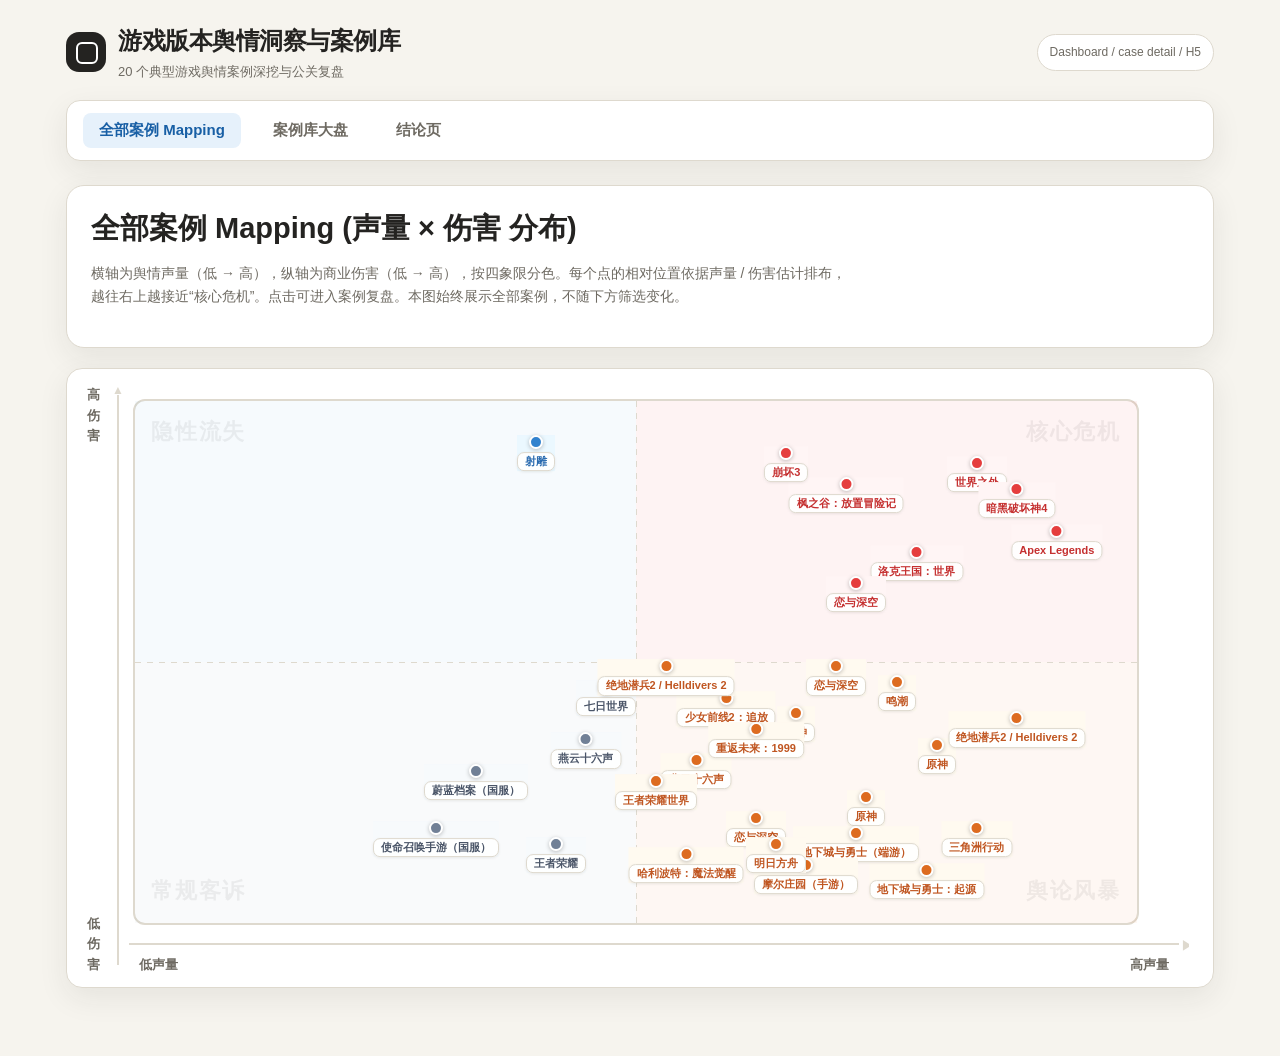
<file: V4/index.html>
<!doctype html>
<html lang="zh-CN">
<head>
  <meta charset="utf-8" />
  <meta name="viewport" content="width=device-width, initial-scale=1" />
  <title>游戏版本舆情洞察与案例库</title>
  <link rel="stylesheet" href="./style.css?v=20260630-6" />
</head>
<body>
<div class="app">
  
  
  <header class="top">
        <div class="brand" style="cursor: pointer;" onclick="goHome()">
      <div class="logo"></div>
      <div>
        <h1>游戏版本舆情洞察与案例库</h1>
        <div class="sub">20 个典型游戏舆情案例深挖与公关复盘</div>
      </div>
    </div>
    <div class="pill">Dashboard / case detail / H5</div>
  </header>

  <nav class="mainNav">
    <button onclick="switchMainTab('mapping')" id="nav-mapping" class="active">全部案例 Mapping</button>
    <button onclick="switchMainTab('dashboard')" id="nav-dashboard">案例库大盘</button>
    <button onclick="switchMainTab('conclusions')" id="nav-conclusions">结论页</button>
  </nav>

  <main id="mapping">
    <section class="card heroMain" style="margin-bottom:20px;">
      <h2>全部案例 Mapping (声量 × 伤害 分布)</h2>
      <p class="muted">横轴为舆情声量（低 → 高），纵轴为商业伤害（低 → 高），按四象限分色。每个点的相对位置依据声量 / 伤害估计排布，越往右上越接近“核心危机”。点击可进入案例复盘。本图始终展示全部案例，不随下方筛选变化。</p>
    </section>
    <section id="matrixChartContainer" style="margin-bottom: 24px;"></section>
  </main>




  <main id="conclusions" style="display:none">
    <section class="card heroMain" style="margin-bottom:20px;">
      <h2>跨案例结论</h2>
      <p class="muted">基于全部已收录案例的横向复盘，提炼可复用的判断与执行参考。分三层：① 偏宏观的规律性结论；② 少而精的执行 tips；③ 不同品类游戏的运营启发。结论以“机制与模式”为主，不作频率/趋势类断言。</p>
    </section>

    <!-- 板块一 · 宏观结论 -->
    <div style="margin:8px 2px 12px;">
      <h2 style="font-size:18px; margin:0 0 4px;">一、宏观结论</h2>
      <p class="muted" style="font-size:13px; margin:0;">关于“舆情到底意味着什么”的几条规律——本篇重点。</p>
    </div>
    <div style="display:grid; grid-template-columns: repeat(auto-fit, minmax(400px, 1fr)); gap: 16px; margin-bottom: 32px;">

      <article class="card" style="padding:20px; border-left: 4px solid var(--blue);">
        <h3 style="margin-top:0; color:var(--text); font-size:16px;">1. 舆情声量普遍高于实际伤害</h3>
        <p style="font-size:14px; color:var(--muted); line-height:1.6; margin-bottom:12px;">
          多数高声量舆情来自情感、价值观、暗改这类“情绪向”议题，吵得凶却很少真动流水与留存；因为它们伤的是信任与口碑（多可恢复），而非付费与活跃这堵“承重墙”。所以判断要不要紧急止损，应把“讨论热度”与“对承重墙的实际伤害”分开评估，不要把声量直接当成伤害。
        </p>
        <div class="chips">
          <span class="chip" style="background:#f5f5f5;">声量 ≠ 伤害</span>
        </div>
      </article>

      <article class="card" style="padding:20px; border-left: 4px solid var(--amber);">
        <h3 style="margin-top:0; color:var(--text); font-size:16px;">2. 情感 / 价值观向舆情，高度集中在特定品类</h3>
        <p style="font-size:14px; color:var(--muted); line-height:1.6; margin-bottom:12px;">
          性别议题、角色 OOC、内容尺度、情感背刺类舆情，几乎只出现在乙游 / 二游 / 情怀 IP；因为这些产品的核心盘与角色、价值观深度绑定，情感冲突更易被触发、烈度也更高。所以这些品类应把“情感 / 价值观风险”前置纳入版本评审，而非当作普通体验问题处理。
        </p>
        <div class="chips">
          <span class="chip" style="background:#f5f5f5;">乙游 / 二游 / 情怀 IP 更易出情感向舆情</span>
        </div>
      </article>

      <article class="card" style="padding:20px; border-left: 4px solid var(--amber);">
        <h3 style="margin-top:0; color:var(--text); font-size:16px;">3. 性别议题相关舆情，集中在近两年</h3>
        <p style="font-size:14px; color:var(--muted); line-height:1.6; margin-bottom:12px;">
          性别议题相关案例（约 5 例）最早见于 2024 年中、集中在 2025–2026，2020–2023 未见，且都落在强角色绑定品类——更可能反映近一两年该类议题在国内游戏舆论场的热度上升。强角色品类应对此类敏感信号保持更高警觉。
        </p>
        <div class="chips">
          <span class="chip" style="background:#f5f5f5;">性别议题相关案例集中在 2025 年后</span>
        </div>
      </article>

    </div>

    <!-- 板块二 · 执行 tips -->
    <div style="margin:8px 2px 12px;">
      <h2 style="font-size:18px; margin:0 0 4px;">二、执行 tips</h2>
      <p class="muted" style="font-size:13px; margin:0;">少而精、跨多个案例成立的处置参考。</p>
    </div>
    <div style="display:grid; grid-template-columns: repeat(auto-fit, minmax(400px, 1fr)); gap: 16px; margin-bottom: 32px;">

      <article class="card" style="padding:20px; border-left: 4px solid var(--green);">
        <h3 style="margin-top:0; color:var(--text); font-size:16px;">1. 透明度 / 时效 / 直接沟通才是核心要素，补偿仅为道歉附加诚意</h3>
        <p style="font-size:14px; color:var(--muted); line-height:1.6; margin-bottom:12px;">
          有效道歉通常需要四件事同时到位：① 认错不甩锅 ② 解释原因 / 决策链 ③ 实际回退或修复动作 ④ 补偿。其中透明度、时效与直接沟通（高层实名、公开信、直播认错、CEO 担责）才是玩家是否买账的关键，比匿名公告更有穿透力。补偿只是附带的诚意，单靠补偿、不认错不解释，往往被读成用福利换沉默，显得敷衍甚至傲慢。
        </p>
        <div class="chips">
          <span class="chip" style="background:#f5f5f5;">参考：洛克补偿两次未平息、公开信才转折</span>
        </div>
      </article>

      <article class="card" style="padding:20px; border-left: 4px solid var(--blue);">
        <h3 style="margin-top:0; color:var(--text); font-size:16px;">2. “承重墙”决定冷处理 vs 快速道歉的安全边界</h3>
        <p style="font-size:14px; color:var(--muted); line-height:1.6; margin-bottom:12px;">
          关键是看反弹的是不是核心付费 / 留存盘、有没有平替：承重墙真在反弹时，冷处理会放大伤害，应快速道歉止损；若只是非承重墙的“真噪声”，冷处理代价才低。先识别“谁在闹、动没动到承重墙”，再决定要不要滑跪。
        </p>
        <div class="chips">
          <span class="chip" style="background:#f5f5f5;">先识别承重墙，再定处置力度</span>
        </div>
      </article>

      <article class="card" style="padding:20px; border-left: 4px solid var(--amber);">
        <h3 style="margin-top:0; color:var(--text); font-size:16px;">3. 改版优先级需考虑“玩家解读”，而非只看工作量与数值收益</h3>
        <p style="font-size:14px; color:var(--muted); line-height:1.6; margin-bottom:12px;">
          排改动不能只按工作量和数值收益排。有些功能上很小的改动，会被玩家解读成官方的“立场表态”（如迎合某圈层、改变角色定位）。这种“会被误读”的信号风险必须单列、前置评估——尤其在品牌定调期，它决定玩家对整个版本走向的信任，比改动本身的体验影响大得多。
        </p>
        <div class="chips">
          <span class="chip" style="background:#f5f5f5;">信号风险单列评估，重于体验收益</span>
        </div>
      </article>

    </div>

    <!-- 板块三 · 分品类启发 -->
    <div style="margin:8px 2px 12px;">
      <h2 style="font-size:18px; margin:0 0 4px;">三、分品类启发</h2>
      <p class="muted" style="font-size:13px; margin:0;">不同品类对应不同玩家群体，运营需要盯的“雷区”各有侧重。此处只收录库内样本充足、可下结论的四类；放置 / 生存 / 单机买断等样本不足，暂不单独成结论。</p>
    </div>
    <div style="display:grid; grid-template-columns: repeat(auto-fit, minmax(400px, 1fr)); gap: 16px; margin-bottom: 40px;">

      <article class="card" style="padding:20px; border-left: 4px solid var(--amber);">
        <span style="display:inline-block; font-size:14px; font-weight:700; color:#fff; background:var(--amber); padding:3px 12px; border-radius:6px; letter-spacing:.5px; margin-bottom:12px;">情怀 IP</span>
        <h3 style="margin:0 0 10px; color:var(--text); font-size:16px; line-height:1.5;">玩家为“情怀”付费，擅改或偏离原作易触雷</h3>
        <p style="font-size:13px; color:var(--muted); line-height:1.7; margin:0 0 12px;">
          已上线的命名、美术、动作、角色都是玩家的“情感资产”——动的不是数据，是记忆。这群人沉没成本高、不易流失，伤害多落在信任层，可恢复但会累积；可一旦产品定位偏离原作（如幼态化、性别议题改造），就从“信任受损”升级为“信任崩塌”。<br>
          <strong style="color:var(--text);">雷区：</strong>暗改既有内容、合规阉割、产品定位偏离。
        </p>
        <div class="chips">
          <span class="chip" style="background:#f5f5f5;">洛克 / DNF端游 / 摩尔 / 哈利 / 射雕</span>
        </div>
      </article>

      <article class="card" style="padding:20px; border-left: 4px solid var(--red);">
        <span style="display:inline-block; font-size:14px; font-weight:700; color:#fff; background:var(--red); padding:3px 12px; border-radius:6px; letter-spacing:.5px; margin-bottom:12px;">乙游</span>
        <h3 style="margin:0 0 10px; color:var(--text); font-size:16px; line-height:1.5;">“付费 + 情感”双重契约，催生粘性最强、维权最组织化的核心盘</h3>
        <p style="font-size:13px; color:var(--muted); line-height:1.7; margin:0 0 12px;">
          对纸片人有“情感专属”预期，男主 OOC、暧昧他人、尺度收缩都会被读作背叛。核心盘粘性极强，维权也最极端——律师函、集体停氪、组织化控评。其中“付费数值不实 / 突击涨价”这类硬伤，比情感争议更容易真打到流水。<br>
          <strong style="color:var(--text);">雷区：</strong>突击涨价、PV 与实装不符、男主 OOC / 尺度。
        </p>
        <div class="chips">
          <span class="chip" style="background:#f5f5f5;">恋与深空 / 世界之外</span>
        </div>
      </article>

      <article class="card" style="padding:20px; border-left: 4px solid var(--blue);">
        <span style="display:inline-block; font-size:14px; font-weight:700; color:#fff; background:var(--blue); padding:3px 12px; border-radius:6px; letter-spacing:.5px; margin-bottom:12px;">竞技 / 射击</span>
        <h3 style="margin:0 0 10px; color:var(--text); font-size:16px; line-height:1.5;">玩家在意公平、契约与荣誉</h3>
        <p style="font-size:13px; color:var(--muted); line-height:1.7; margin:0 0 12px;">
          玩家把“竞技公平、付费契约、自创玩法”当资产，对数值削弱、战令 / 经济规则变更、荣誉贬值极敏感；“教玩家怎么玩”“按闹分配”是高频导火索。涌现玩法宜引导转化而非一刀切。<br>
          <strong style="color:var(--text);">雷区：</strong>平衡削弱、改既定契约、战令 / 经济规则变更。
        </p>
        <div class="chips">
          <span class="chip" style="background:#f5f5f5;">三角洲 / Apex / 暗黑4 / 王者 / Helldivers</span>
        </div>
      </article>

      <article class="card" style="padding:20px; border-left: 4px solid var(--green);">
        <span style="display:inline-block; font-size:14px; font-weight:700; color:#fff; background:var(--green); padding:3px 12px; border-radius:6px; letter-spacing:.5px; margin-bottom:12px;">二游抽卡 / 卡牌</span>
        <h3 style="margin:0 0 10px; color:var(--text); font-size:16px; line-height:1.5;">玩家高净值，把角色当成已付费的“资产”</h3>
        <p style="font-size:13px; color:var(--muted); line-height:1.7; margin:0 0 12px;">
          角色的数值、强度、人设都是已付费资产，对“实装后才改”零容忍——变相削弱、福利落差、OOC、区别对待都是雷区。头部（原神等）出事多快速道歉 + 大额“血包”（自选五星、原石）挽尊，止血力强；非头部容错空间小得多。<br>
          <strong style="color:var(--text);">雷区：</strong>实装后变更 / 暗改、变相削弱、角色 OOC。
        </p>
        <div class="chips">
          <span class="chip" style="background:#f5f5f5;">原神 / 鸣潮 / 明日方舟 / 崩坏3 / 哈利</span>
        </div>
      </article>

    </div>
  </main>


    <main id="dashboard" style="display:none">
    <section class="hero">
      <div class="card heroMain">
        <h2>版本舆情案例Dashboard</h2>
        <p>当前首页已接入多个已深挖案例，用于验证信息架构、对比阅读体验与跨案例复盘逻辑。后续可继续按同一模板扩展更多案例。</p>
        <div class="notice">筛选器与案例卡片均已支持多案例浏览；后续扩展时，只需要新增 cases/*.json 并更新 data/cases.json。</div>
      </div>
      <div class="stats" id="stats"></div>
    </section>

    <section class="panel filters">
      <div class="filterGrid">
        <input id="q" class="control" placeholder="搜索案例、标签、游戏名" />
        <select id="matrix" class="control"><option value="">全部声量与伤害</option></select>
        <div id="voiceNature" class="control vnFilter" title="声音构成（可多选）"></div>
        <select id="core_tag" class="control"><option value="">全部核心矛盾</option></select>
        <select id="pr" class="control"><option value="">全部公关应对</option></select>
      </div>
    </section>

    <div class="sectionTitle"><h2>案例格子</h2><div class="count" id="resultCount"></div></div>
    <section class="caseGrid" id="caseGrid"></section>
  </main>

  <main id="detail" class="detail">
    <button class="back" onclick="goHome()">返回Dashboard</button>
    <section class="card detailHero" id="detailHero"></section>
    <nav class="tabs" id="tabs"></nav>
    <section id="tabContent"></section>
  </main>
</div>
<script src="./app.js?v=20260630-6"></script>
</body>
</html>
</file>
<file: style.css>
:root{--bg:#F8F9FB;--panel:#FFFFFF;--soft:#F1F3F7;--text:#1A1D21;--muted:#6B7280;--line:#E8EAEF;--blue:#3B5998;--blueBg:#EDF0F7;--green:#4A7C7E;--greenBg:#EEF5F5;--amber:#9A6B3F;--amberBg:#F7F2EC;--red:#C0392B;--redBg:#FDEDEB;--shadow:0 2px 8px rgba(26,29,33,.04), 0 4px 16px rgba(26,29,33,.03);--shadow-hover:0 4px 12px rgba(26,29,33,.06), 0 8px 24px rgba(26,29,33,.05);--radius-sm:8px;--radius-md:12px;--radius-lg:16px;--radius-xl:20px}
*{box-sizing:border-box}body{margin:0;background:var(--bg);color:var(--text);font-family:-apple-system,BlinkMacSystemFont,"Segoe UI",Roboto,"PingFang SC","Noto Sans CJK SC","Microsoft YaHei",Arial,sans-serif;line-height:1.58}.app{max-width:1180px;margin:0 auto;padding:22px 16px 44px}.top{display:flex;justify-content:space-between;gap:12px;align-items:center;margin-bottom:18px}.brand{display:flex;align-items:center;gap:12px}.logo{width:40px;height:40px;background:var(--text);border-radius:var(--radius-md);position:relative}.logo:after{content:"";position:absolute;width:18px;height:18px;border:2px solid #fff;border-radius:6px;left:10px;top:10px}h1{margin:0;font-size:24px;letter-spacing:-.02em}.sub{font-size:13px;color:var(--muted);margin-top:2px}.pill{font-size:12px;color:var(--muted);border:1px solid var(--line);border-radius:999px;background:var(--panel);padding:8px 12px}.hero{display:grid;grid-template-columns:1.4fr 1fr;gap:16px;margin-bottom:16px}.card,.panel{background:var(--panel);border:1px solid var(--line);border-radius:var(--radius-lg);box-shadow:var(--shadow)}.heroMain{padding:24px}.heroMain h2{font-size:29px;line-height:1.18;margin:0 0 10px}.heroMain p{max-width:760px;color:var(--muted);font-size:14px}.stats{display:grid;grid-template-columns:repeat(2,1fr);gap:10px;padding:16px}.stat{background:var(--soft);border:1px solid var(--line);border-radius:var(--radius-md);padding:14px}.stat b{display:block;font-size:26px;white-space:nowrap}.stat span{font-size:12px;color:var(--muted)}.filters{padding:14px;margin-bottom:16px}.filterGrid{display:grid;grid-template-columns:1.3fr 1fr 1.4fr 1fr 1fr;gap:10px;align-items:stretch}.control{width:100%;border:1px solid var(--line);border-radius:12px;background:#fff;padding:11px 12px;color:var(--text);font-size:14px}.sectionTitle{display:flex;justify-content:space-between;align-items:end;margin:18px 2px 12px}.sectionTitle h2{font-size:18px;margin:0}.count{font-size:13px;color:var(--muted)}.caseGrid{display:grid;grid-template-columns:repeat(3,1fr);gap:14px}.caseCard{padding:17px;cursor:pointer;transition:.16s transform,.16s border-color;display:flex;flex-direction:column;height:100%}.caseCard:hover{transform:translateY(-2px);border-color:#c5cfdb}.caseHead{display:flex;justify-content:space-between;gap:12px;align-items:flex-start}.caseTitle{font-size:18px;font-weight:750;line-height:1.25}.game{font-size:12px;color:var(--muted);margin-top:5px}.badge{font-size:12px;border-radius:999px;padding:5px 8px;white-space:nowrap}.s{background:var(--redBg);color:var(--red)}.a{background:var(--amberBg);color:var(--amber)}.desc{font-size:13px;color:var(--muted);margin:14px 0;min-height:58px}.chips{display:flex;flex-wrap:wrap;gap:6px}.chip{font-size:11px;border:1px solid var(--line);background:var(--soft);color:var(--muted);border-radius:999px;padding:4px 8px}.foot{display:flex;justify-content:space-between;margin-top:auto;padding-top:14px;color:var(--muted);font-size:12px}.detail{display:none}.back{border:1px solid var(--line);background:var(--panel);border-radius:12px;padding:9px 12px;cursor:pointer;margin-bottom:12px}.detailHero{padding:22px;margin-bottom:14px}.detailHero h2{font-size:27px;margin:4px 0 8px}.meta{display:flex;flex-wrap:wrap;gap:8px;margin-top:14px}.meta span{font-size:12px;background:#f0f2f5;color:#4b5563;border-radius:999px;padding:5px 9px}.tabs{display:flex;gap:8px;overflow:auto;margin-bottom:14px}.tab{border:1px solid var(--line);background:var(--panel);border-radius:999px;padding:9px 13px;color:var(--muted);cursor:pointer;white-space:nowrap}.tab.active{background:var(--text);color:#fff;border-color:var(--text)}.tabPanel{display:none}.tabPanel.active{display:block}.grid2{display:grid;grid-template-columns:1fr .72fr;gap:14px}.block{background:var(--panel);border:1px solid var(--line);border-radius:var(--radius-lg);padding:18px;box-shadow:var(--shadow);margin-bottom:14px}.block h3{margin:0 0 12px;font-size:16px}.block h4{margin:18px 0 8px;font-size:15px}.block p,.block li{font-size:14px}.muted{color:var(--muted)}.table{width:100%;border-collapse:collapse;font-size:13px}.table th,.table td{padding:10px;border-bottom:1px solid var(--line);vertical-align:top;text-align:left}.table th{background:var(--soft);color:var(--muted)}.quote{background:var(--blueBg);border-left:4px solid var(--blue);border-radius:12px;padding:12px 14px;margin:9px 0}.source a{display:block;color:var(--blue);font-size:13px;margin:6px 0;word-break:break-all}.notice{border:1px solid var(--line);border-radius:var(--radius-md);background:var(--amberBg);color:var(--amber);padding:12px 14px;font-size:13px;margin-top:12px}.timeline{position:relative;padding:8px 0}.timeline:before{content:"";position:absolute;left:50%;top:0;bottom:0;width:2px;background:var(--line)}.event{position:relative;background:var(--soft);border:1px solid var(--line);border-radius:var(--radius-md);padding:13px 14px;width:calc(50% - 24px);margin-bottom:16px}.event.official{margin-left:0}.event.player{margin-left:calc(50% + 24px)}.event:before{content:"";position:absolute;right:-31px;top:18px;width:10px;height:10px;border-radius:50%;background:var(--red);border:2px solid #fff}.event.player:before{left:-31px;right:auto;background:var(--blue)}.time{font-size:12px;color:var(--muted);margin-bottom:5px}.name{font-weight:750;font-size:14px}.impact{font-size:13px;color:var(--muted);margin-top:5px}.side{display:inline-block;font-size:11px;border-radius:999px;padding:2px 7px;margin-right:6px;background:var(--soft);border:1px solid var(--line);color:var(--muted)}.playerLayout{display:grid;grid-template-columns:240px 1fr;gap:14px}.tagRail{background:var(--panel);border:1px solid var(--line);border-radius:var(--radius-lg);padding:16px;box-shadow:var(--shadow);align-self:start}.tagRail h3{font-size:15px;margin:0 0 10px}.tagRail .chip{display:block;width:max-content;max-width:100%;margin:0 0 7px;font-size:11px}.analysisBox{background:var(--panel);border:1px solid var(--line);border-radius:var(--radius-lg);padding:20px;box-shadow:var(--shadow)}.analysisBox h3{margin:0 0 12px;font-size:17px}.analysisBox h4{margin:18px 0 8px;font-size:15px}.analysisBox p{font-size:14px;margin:0 0 10px}.demandGrid{display:grid;grid-template-columns:1fr 1fr;gap:12px;margin-top:10px}.demand{background:var(--soft);border:1px solid var(--line);border-radius:var(--radius-md);padding:14px}.demand b{display:block;margin-bottom:8px}.demand ul{margin:0;padding-left:18px}.psySteps{display:grid;grid-template-columns:repeat(4,1fr);gap:8px;margin:12px 0}.psySteps div{background:var(--blueBg);border:1px solid #c5cfdb;border-radius:var(--radius-md);padding:10px;font-size:13px}.psySteps b{display:block;color:var(--blue);margin-bottom:4px}.matrix{display:grid;grid-template-columns:repeat(2,1fr);gap:10px}.matrix div{border:1px solid var(--line);border-radius:var(--radius-md);background:var(--soft);padding:12px}
@media(max-width:860px){.hero,.grid2{grid-template-columns:1fr}.caseGrid{grid-template-columns:repeat(2,1fr)}.filterGrid{grid-template-columns:1fr 1fr}}@media(max-width:760px){.timeline{padding-left:18px}.timeline:before{left:5px}.event,.event.player,.event.official{width:auto;margin-left:0}.event:before,.event.player:before{left:-18px;right:auto}.playerLayout,.demandGrid,.psySteps{grid-template-columns:1fr}}@media(max-width:620px){.app{padding:16px 12px 36px}.pill{display:none}.heroMain h2{font-size:23px}.caseGrid,.filterGrid{grid-template-columns:1fr}.desc{min-height:auto}.detailHero h2{font-size:22px}.matrix{grid-template-columns:1fr}}

.eventLinks{margin-top:8px;display:flex;flex-wrap:wrap;gap:6px;align-items:center}.eventLinks a{font-size:12px;color:var(--blue);background:#fff;border:1px solid var(--line);border-radius:999px;padding:3px 8px;text-decoration:none}.eventLinks a:hover{text-decoration:underline}.sourceItem{border:1px solid var(--line);border-radius:12px;padding:10px;margin:8px 0;background:var(--soft)}.sourceItem a{font-weight:650}.sourceItem p{margin:4px 0 0;font-size:12px;color:var(--muted)}

.eventLinks span{font-size:12px;color:var(--muted);margin-right:2px}


.feedbackGrid{display:grid;grid-template-columns:1.4fr .7fr;gap:14px}.quoteTheme{margin-top:16px}.quoteTheme h4{margin:0 0 10px}.quoteCards{display:grid;grid-template-columns:repeat(2,1fr);gap:12px}.quoteCard{border:1px solid var(--line);border-radius:15px;background:var(--soft);padding:14px}.quoteCard p{font-size:14px;margin:8px 0;color:var(--text)}.quoteMeta{display:flex;flex-wrap:wrap;gap:6px}.quoteMeta span{font-size:11px;border:1px solid var(--line);background:#fff;color:var(--muted);border-radius:999px;padding:2px 7px}.quoteAnalysis{font-size:12px;color:var(--muted);margin:8px 0}.quoteCard a{font-size:12px;color:var(--blue)}@media(max-width:860px){.feedbackGrid,.quoteCards{grid-template-columns:1fr}}

.researchNote{border-color:#d7b56d;background:#fff8e8}.researchNote h3{color:var(--amber)}.researchNote p{margin:0;color:#5d4a20;font-size:14px}.fullWidth{width:100%;margin-bottom:14px}


.journeyTrend{margin:16px 0 18px;position:relative}.trendHeader h4{margin:0 0 4px}.journeyStage{display:grid;grid-template-columns:38px 1fr;gap:12px;position:relative;margin:14px 0}.journeyStage:not(:last-child):before{content:"";position:absolute;left:18px;top:38px;bottom:-18px;width:2px;background:var(--line)}.stageIndex{width:36px;height:36px;border-radius:50%;background:var(--text);color:#fff;display:flex;align-items:center;justify-content:center;font-weight:700;z-index:1}.stageBody{border:1px solid var(--line);background:var(--soft);border-radius:16px;padding:14px}.stageTop{display:flex;justify-content:space-between;gap:12px;align-items:start;margin-bottom:10px}.stageTop b{display:block;font-size:15px}.stageTop span{display:block;font-size:12px;color:var(--muted);margin-top:2px}.stageTop em{font-style:normal;font-size:12px;background:#fff;border:1px solid var(--line);border-radius:999px;padding:3px 8px;color:var(--amber);white-space:nowrap}.stageBars{display:grid;grid-template-columns:64px 1fr 34px;gap:6px;align-items:center;margin:8px 0}.stageBars label{font-size:12px;color:var(--muted)}.stageBars strong{font-size:12px;color:var(--muted);font-weight:600}.bar{height:8px;background:#eee9df;border-radius:999px;overflow:hidden}.bar i{display:block;height:100%;border-radius:999px}.bar i.emotion{background:linear-gradient(90deg,#f4b0a6,var(--red))}.bar i.trust{background:linear-gradient(90deg,#a9cdf2,var(--blue))}.stageBody p{font-size:14px;margin:10px 0;color:var(--text)}.coreQ{font-size:13px;background:#fff;border:1px solid var(--line);border-radius:12px;padding:9px 10px;color:#403b34}.stageEvidence{display:grid;gap:8px;margin-top:10px}.stageEvidence a{display:block;text-decoration:none;color:var(--text);background:#fff;border:1px solid var(--line);border-radius:12px;padding:9px 10px;font-size:13px}.stageEvidence span{display:inline-block;font-size:11px;color:var(--blue);background:var(--blueBg);border-radius:999px;padding:2px 7px;margin-right:6px}.stageEvidence small{display:block;color:var(--muted);margin-top:4px}
@media(max-width:760px){.stageTop{display:block}.stageTop em{display:inline-block;margin-top:6px}.stageBars{grid-template-columns:60px 1fr 30px}.journeyStage{grid-template-columns:32px 1fr}.stageIndex{width:30px;height:30px}.journeyStage:not(:last-child):before{left:15px}}

.stageEvidence a strong{display:block;font-weight:500;line-height:1.45}.evidenceMeta{display:flex;flex-wrap:wrap;gap:6px;margin-bottom:5px}.evidenceMeta span,.evidenceMeta b{font-size:11px;border-radius:999px;padding:2px 7px}.evidenceMeta span{color:var(--blue);background:var(--blueBg)}.evidenceMeta b{font-weight:500;color:var(--muted);background:#f4f1ea;border:1px solid var(--line)}


.lineChartWrap{margin:14px 0 20px;border:1px solid var(--line);border-radius:16px;background:#fff;padding:14px;overflow-x:auto}.emotionLineChart{width:100%;min-width:860px;height:auto;display:block}.emotionLineChart .grid{stroke:#ebe6dc;stroke-width:1}.emotionLineChart .axis{stroke:#9d9689;stroke-width:1.2}.emotionLineChart .axisLabel,.emotionLineChart .axisTitle,.emotionLineChart .stageLabel,.emotionLineChart .stageTime{fill:var(--muted);font-size:12px}.emotionLineChart .axisTitle{font-weight:600}.emotionLineChart .emotionLine{stroke:var(--red);stroke-width:4;stroke-linecap:round;stroke-linejoin:round}.emotionLineChart .guide{stroke:#d8d1c5;stroke-width:1;stroke-dasharray:4 4}.emotionLineChart .point circle{fill:#fff;stroke:var(--red);stroke-width:4}.emotionLineChart .score{fill:var(--red);font-size:13px;font-weight:700}.emotionLineChart .stageLabel{font-weight:700;fill:var(--text)}.chartLegend{display:flex;flex-wrap:wrap;gap:8px;margin-top:10px}.chartLegend span{font-size:12px;color:var(--muted);background:var(--soft);border:1px solid var(--line);border-radius:999px;padding:4px 9px}.chartLegend b{display:inline-flex;align-items:center;justify-content:center;width:18px;height:18px;border-radius:50%;background:var(--red);color:#fff;margin-right:5px;font-size:11px}
@media(max-width:760px){.lineChartWrap{padding:10px}.emotionLineChart{min-width:860px}.chartLegend{display:grid;grid-template-columns:1fr}}

.emotionLineChart .chartCallout{fill:#5d2727;font-size:12px;font-weight:700;paint-order:stroke;stroke:#fff;stroke-width:4px;stroke-linejoin:round}.emotionLineChart .chartCallout tspan{dominant-baseline:middle}


.stageCards{display:grid;gap:14px}.journeyStage.structured .stageBody{background:#fff}.stageFields{display:grid;grid-template-columns:repeat(2,minmax(0,1fr));gap:10px;margin-top:10px}.stageFields div{background:var(--soft);border:1px solid var(--line);border-radius:12px;padding:10px}.stageFields div:nth-child(4),.stageFields div:nth-child(5){grid-column:1/-1}.stageFields label{display:block;font-size:12px;color:var(--muted);margin-bottom:4px}.stageFields p{margin:0;font-size:13px;color:var(--text)}.stageEvidence h5{margin:12px 0 8px;font-size:13px;color:var(--muted)}.demandFunnel{margin:18px 0}.demandFunnel h4{margin:0 0 10px}.funnelGrid{display:grid;grid-template-columns:repeat(3,1fr);gap:12px}.funnelLevel{border:1px solid var(--line);border-radius:16px;background:#fff;padding:14px}.funnelLevel.level1{border-top:4px solid var(--amber)}.funnelLevel.level2{border-top:4px solid var(--blue)}.funnelLevel.level3{border-top:4px solid var(--red)}.funnelHead b{display:block;font-size:15px}.funnelHead span{display:block;font-size:12px;color:var(--muted);margin-top:2px}.funnelLevel ul{margin:10px 0 0;padding-left:18px}.funnelLevel li{font-size:13px;margin:5px 0}.conclusionGrid{display:grid;grid-template-columns:repeat(2,1fr);gap:12px;margin:10px 0 16px}.conclusionGrid article{border:1px solid var(--line);border-radius:15px;background:var(--soft);padding:14px}.conclusionGrid b{display:block;margin-bottom:6px}.conclusionGrid p{margin:0;color:var(--muted);font-size:13px}
@media(max-width:860px){.stageFields,.funnelGrid,.conclusionGrid{grid-template-columns:1fr}.stageFields div:nth-child(4),.stageFields div:nth-child(5){grid-column:auto}}


.journeyStage.simplified .stageBody{background:#fff;padding:16px}.stageFocus{background:#fff7ed;border:1px solid #efd7a7;border-radius:var(--radius-md);padding:12px 14px;margin:12px 0}.stageFocus span{display:block;font-size:12px;color:var(--amber);font-weight:700;margin-bottom:4px}.stageFocus p{margin:0;font-size:15px;font-weight:650;color:#3a3024}.stageTwoCol{display:grid;grid-template-columns:1fr 1fr;gap:12px;margin:12px 0}.stageTwoCol section{background:var(--soft);border:1px solid var(--line);border-radius:var(--radius-md);padding:12px}.stageTwoCol h5{margin:0 0 6px;font-size:13px;color:var(--muted)}.stageTwoCol p{margin:0;font-size:14px;color:var(--text);line-height:1.6}.stageTrigger{font-size:13px;color:var(--muted);background:#fff;border:1px dashed var(--line);border-radius:12px;padding:10px 12px;margin:12px 0}.stageTrigger b{color:var(--text)}.stageEvidence.compact{margin-top:10px}.stageEvidence.compact h5{margin:0 0 8px;font-size:13px;color:var(--muted)}.stageEvidence.compact a{padding:10px 12px}.stageCards.simplified{gap:16px}@media(max-width:860px){.stageTwoCol{grid-template-columns:1fr}}


.journeyStage.clean .stageBody{background:#fff;padding:18px}.stageLead{font-size:16px!important;font-weight:700;line-height:1.6;color:#332a20;margin:12px 0 14px!important;padding:12px 14px;background:#fff7ed;border-left:4px solid var(--amber);border-radius:10px}.stageNarrative{display:grid;gap:8px;margin:10px 0}.stageNarrative p{margin:0!important;font-size:14px;line-height:1.7;color:var(--text)}.stageNarrative b{color:#1f1d1a}.stageEvidence.inline{border-top:1px solid var(--line);margin-top:14px;padding-top:12px}.stageEvidence.inline h5{margin:0 0 8px;font-size:13px;color:var(--muted)}.stageEvidence.inline{display:grid;gap:8px}.stageEvidence.inline a{display:block;background:var(--soft);border:1px solid var(--line);border-radius:12px;padding:10px 12px;text-decoration:none;color:var(--text)}.stageEvidence.inline a strong{display:block;font-size:13px;line-height:1.45;font-weight:600}.stageEvidence.inline a small{display:block;margin-top:5px;color:var(--muted);font-size:12px}.stageCards.clean{gap:16px}


.stageStoryList{display:grid;gap:18px;margin-top:18px}.stageStory{background:#fff;border:1px solid var(--line);border-radius:var(--radius-xl);padding:0;box-shadow:var(--shadow);overflow:hidden}.stageStory header{display:flex;gap:14px;align-items:center;background:#242321;color:#fff;padding:16px 18px}.stageStory header>span{width:52px;height:52px;border-radius:50%;background:#a32d2d;display:flex;align-items:center;justify-content:center;font-weight:800;font-size:13px;flex:0 0 auto}.stageStory header h4{margin:0;font-size:20px;line-height:1.25}.stageStory header p{margin:4px 0 0;color:#ddd3c4;font-size:13px}.storyMain{padding:18px 20px 14px}.storyPoint{font-size:18px;font-weight:800;line-height:1.55;color:#2b2520;background:#fff7ed;border-left:5px solid var(--amber);border-radius:12px;padding:14px 16px;margin-bottom:14px}.storyMain p{font-size:15px;line-height:1.85;margin:8px 0;color:#2f2b26}.storyMain b{color:#111}.storyEvidence{border-top:1px solid var(--line);padding:14px 20px 18px;background:#fbfaf7}.storyEvidence h5{margin:0 0 10px;font-size:14px;color:var(--muted)}.storyEvidence{display:grid;gap:10px}.storyEvidence a{display:block;background:#fff;border:1px solid var(--line);border-radius:var(--radius-md);padding:12px 14px;text-decoration:none;color:var(--text)}.storyEvidence q{display:block;font-size:14px;line-height:1.55;font-weight:650;quotes:'“' '”'}.storyEvidence small{display:block;color:var(--muted);font-size:12px;margin-top:6px}.storyEvidence a:hover{border-color:#b99b75}@media(max-width:760px){.stageStory header{align-items:flex-start}.stageStory header>span{width:44px;height:44px}.stageStory header h4{font-size:17px}.storyPoint{font-size:16px}.storyMain,.storyEvidence{padding-left:14px;padding-right:14px}}


/* latest readable story card override */
.stageStory{background:#fff;border:1px solid #ded9ce;border-radius:var(--radius-xl);box-shadow:0 10px 30px rgba(44,44,42,.08);overflow:hidden}.stageStory header{background:#fff8ed!important;color:var(--text)!important;border-bottom:1px solid #eadcc8}.stageStory header>span{background:#a32d2d!important;color:#fff}.stageStory header h4{color:var(--text)!important}.stageStory header p{color:var(--muted)!important}.storyEvidence{background:#fbfaf7}.storyEvidence .commentShot{background:#fff;border:1px solid #ddd6ca;border-radius:16px;padding:14px;text-decoration:none;color:var(--text);box-shadow:0 4px 14px rgba(44,44,42,.04)}.commentShotTop{display:flex;gap:10px;align-items:center;margin-bottom:10px}.commentShotTop .avatar{width:34px;height:34px;border-radius:50%;background:#e6f1fb;color:#185fa5;display:flex;align-items:center;justify-content:center;font-weight:800}.commentShotTop b{display:block;font-size:13px;color:#222}.commentShotTop small{display:block;font-size:12px;color:var(--muted);margin-top:2px}.commentShotText{font-size:15px;font-weight:650;line-height:1.55;background:#f8f7f3;border-left:4px solid #a32d2d;border-radius:10px;padding:11px 12px}.commentShotFoot{display:flex;justify-content:space-between;gap:8px;margin-top:10px;font-size:12px;color:var(--muted)}.commentShotFoot span:first-child{color:#a32d2d;font-weight:700}.storyEvidence .commentShot:hover{border-color:#b99b75;transform:translateY(-1px)}

.commentShotMeta{font-size:12px;color:var(--muted);margin-top:8px;line-height:1.4}


.genderModule{margin:18px 0;background:#fff;border:1px solid var(--line);border-radius:var(--radius-xl);padding:18px;box-shadow:var(--shadow)}.genderModule h4{margin:0 0 8px;font-size:18px}.genderModule>p{margin:0;color:#332a20;line-height:1.7}.genderChain{display:grid;grid-template-columns:repeat(4,1fr);gap:10px;margin:14px 0}.genderChain article{background:var(--soft);border:1px solid var(--line);border-radius:var(--radius-md);padding:12px}.genderChain b{display:block;color:var(--red);font-size:13px;margin-bottom:5px}.genderChain span{font-size:13px;color:var(--text);line-height:1.55}.genderTakeaway{background:#fff7ed;border-left:5px solid var(--amber);border-radius:12px;padding:12px 14px;font-weight:650;line-height:1.65}.genderEvidence{margin-top:14px}.genderEvidence h5{margin:0 0 10px;color:var(--muted)}.genderEvidence{display:grid;grid-template-columns:1fr 1fr;gap:10px}@media(max-width:900px){.genderChain,.genderEvidence{grid-template-columns:1fr}}


/* compact comment evidence grid */
.storyEvidence{grid-template-columns:repeat(3,minmax(0,1fr))!important;gap:10px!important}.storyEvidence h5{grid-column:1/-1}.storyEvidence .commentShot{padding:10px 11px!important;border-radius:var(--radius-md)!important;min-height:0}.commentShotTop{gap:8px!important;margin-bottom:8px!important}.commentShotTop .avatar{width:28px!important;height:28px!important;font-size:13px}.commentShotTop b{font-size:13px!important;line-height:1.25}.commentShotTop small{font-size:12px!important;line-height:1.25}.commentShotText{font-size:14px!important;line-height:1.5!important;padding:9px 10px!important}.commentShotMeta{font-size:12px!important;margin-top:6px!important;line-height:1.35}.commentShotFoot{font-size:12px!important;margin-top:7px!important}.genderEvidence{grid-template-columns:repeat(2,minmax(0,1fr))!important}.genderEvidence h5{grid-column:1/-1}@media(max-width:980px){.storyEvidence{grid-template-columns:repeat(2,minmax(0,1fr))!important}}@media(max-width:640px){.storyEvidence,.genderEvidence{grid-template-columns:1fr!important}}


/* major section divider for gender topic */
.majorDivider{display:flex;align-items:center;gap:12px;margin:34px 0 18px}.majorDivider:before,.majorDivider:after{content:"";height:1px;background:linear-gradient(90deg,transparent,var(--line));flex:1}.majorDivider:after{background:linear-gradient(90deg,var(--line),transparent)}.majorDivider span{font-size:12px;color:var(--muted);border:1px solid var(--line);background:#fff;border-radius:999px;padding:5px 12px;letter-spacing:.08em}.majorDivider.bottom{margin:22px 0 18px}.moduleEyebrow{display:inline-block;font-size:12px;color:var(--red);background:var(--redBg);border-radius:999px;padding:4px 10px;margin-bottom:10px;font-weight:700}.genderModule{margin:0 0 0!important;border:2px solid #eadcc8!important;background:linear-gradient(180deg,#fffdf8,#fff)!important}.genderModule h4{font-size:20px!important;margin-bottom:10px!important}.genderModule>p,.genderChain span,.genderTakeaway{font-size:14px!important;line-height:1.75!important}.genderChain{grid-template-columns:repeat(2,1fr)!important}.genderChain article{padding:14px!important}.genderEvidence{grid-template-columns:repeat(2,minmax(0,1fr))!important}
@media(max-width:760px){.majorDivider{margin:26px 0 14px}.genderChain,.genderEvidence{grid-template-columns:1fr!important}}


/* unified evidence card format */
.storyEvidence,.genderEvidence{grid-template-columns:repeat(3,minmax(0,1fr))!important;gap:10px!important}.storyEvidence h5,.genderEvidence h5{grid-column:1/-1}.commentShot{display:block!important;background:#fff!important;border:1px solid #ddd6ca!important;border-radius:var(--radius-md)!important;padding:10px 11px!important;text-decoration:none!important;color:var(--text)!important;box-shadow:0 4px 14px rgba(44,44,42,.04)!important}.commentShotTop{display:flex!important;gap:8px!important;align-items:center!important;margin-bottom:8px!important}.commentShotTop .avatar{width:28px!important;height:28px!important;border-radius:50%!important;background:#e6f1fb!important;color:#185fa5!important;display:flex!important;align-items:center!important;justify-content:center!important;font-weight:800!important;font-size:13px!important;flex:0 0 auto!important}.commentShotTop b{display:block!important;font-size:13px!important;line-height:1.25!important;color:#222!important}.commentShotTop small{display:block!important;font-size:12px!important;line-height:1.25!important;color:var(--muted)!important;margin-top:2px!important}.commentShotText{font-size:14px!important;line-height:1.5!important;font-weight:650!important;background:#f8f7f3!important;border-left:4px solid #a32d2d!important;border-radius:10px!important;padding:9px 10px!important}.commentShotMeta{font-size:12px!important;color:var(--muted)!important;margin-top:6px!important;line-height:1.35!important}.commentShotFoot{display:flex!important;justify-content:space-between!important;gap:8px!important;margin-top:7px!important;font-size:12px!important;color:var(--muted)!important}.commentShotFoot span:first-child{color:#a32d2d!important;font-weight:700!important}.commentShot:hover{border-color:#b99b75!important;transform:translateY(-1px)}@media(max-width:980px){.storyEvidence,.genderEvidence{grid-template-columns:repeat(2,minmax(0,1fr))!important}}@media(max-width:640px){.storyEvidence,.genderEvidence{grid-template-columns:1fr!important}}


/* synthesis section: staged summary, emotion sources, losses */
.synthesisModule{background:#fff;border:1px solid var(--line);border-radius:var(--radius-xl);padding:18px;box-shadow:var(--shadow)}.synthesisModule h4{font-size:18px;margin:0 0 12px}.phaseSummaryList{display:grid;gap:12px;margin-bottom:20px}.phaseSummaryList article{border:1px solid var(--line);border-radius:16px;background:#fffdf9;padding:14px}.phaseMeta{display:flex;justify-content:space-between;gap:12px;align-items:center;margin-bottom:7px}.phaseMeta b{font-size:14px;color:var(--red)}.phaseMeta span{font-size:13px;color:var(--muted);background:#fff;border:1px solid var(--line);border-radius:999px;padding:2px 8px}.phaseSummaryList h5{font-size:15px;margin:0 0 6px;color:var(--text)}.phaseSummaryList p{font-size:14px;line-height:1.7;margin:0;color:#332f2a}.phaseSummaryList em{display:inline-block;margin-top:8px;font-style:normal;font-size:13px;color:var(--amber);background:var(--amberBg);border-radius:999px;padding:3px 9px}.emotionSourceGrid,.lossGrid{display:grid;grid-template-columns:repeat(3,1fr);gap:12px;margin-bottom:20px}.emotionSourceGrid article,.lossGrid article{border:1px solid var(--line);border-radius:15px;background:var(--soft);padding:13px}.emotionSourceGrid b,.lossGrid b{display:block;font-size:14px;margin-bottom:5px;color:var(--text)}.emotionSourceGrid p,.lossGrid p{font-size:14px;line-height:1.65;margin:0;color:#393530}@media(max-width:900px){.emotionSourceGrid,.lossGrid{grid-template-columns:1fr 1fr}}@media(max-width:640px){.emotionSourceGrid,.lossGrid{grid-template-columns:1fr}.phaseMeta{display:block}.phaseMeta span{display:inline-block;margin-top:5px}}


/* official response deep dive */
.officialDeep{display:grid;gap:16px}.officialIntro p{font-size:14px;line-height:1.75;color:#332f2a}.officialJudgement{margin-top:12px;background:#fff7ed;border-left:5px solid var(--amber);border-radius:12px;padding:13px 15px;font-weight:650;line-height:1.7}.officialStages{display:grid;gap:16px}.officialStage{background:#fff;border:1px solid var(--line);border-radius:var(--radius-xl);box-shadow:var(--shadow);overflow:hidden}.officialStageHead{display:grid;grid-template-columns:auto 1fr auto;gap:14px;align-items:center;background:#fffaf0;border-bottom:1px solid #eadcc8;padding:15px 18px}.officialStageHead>span{width:52px;height:52px;border-radius:50%;background:var(--blue);color:#fff;display:flex;align-items:center;justify-content:center;font-weight:800;font-size:13px}.officialStageHead h4{margin:0;font-size:18px}.officialStageHead p{margin:4px 0 0;color:var(--muted);font-size:13px}.officialStageHead em{font-style:normal;font-size:12px;color:var(--red);background:var(--redBg);border-radius:999px;padding:5px 10px;white-space:nowrap}.officialQuoteBlock{padding:15px 18px;border-bottom:1px solid var(--line);background:#fbfaf7}.officialQuoteBlock b{display:block;margin-bottom:8px}.officialQuoteBlock p{font-size:14px;line-height:1.65;margin:6px 0;color:#332f2a}.officialValueGrid{display:grid;grid-template-columns:1fr 1fr;gap:12px;padding:15px 18px}.officialValueGrid section{border:1px solid var(--line);border-radius:15px;padding:13px;background:#fff}.officialValueGrid h5{margin:0 0 8px;font-size:14px}.officialValueGrid li{font-size:14px;line-height:1.65;margin:5px 0}.officialValueGrid section:first-child{border-top:4px solid var(--green)}.officialValueGrid section:last-child{border-top:4px solid var(--red)}.officialEffect{margin:0 18px 18px;background:#f8f7f3;border-radius:12px;padding:12px 14px;font-size:14px;line-height:1.65}.officialDeep .block li{font-size:14px;line-height:1.65;margin:6px 0}@media(max-width:820px){.officialStageHead{grid-template-columns:auto 1fr}.officialStageHead em{grid-column:1/-1;justify-self:start}.officialValueGrid{grid-template-columns:1fr}}


/* impact quantification deep structure */
.impactDeep{display:grid;gap:16px}.impactIntro p{font-size:14px;line-height:1.75;color:#332f2a}.dataPrinciples{display:grid;grid-template-columns:repeat(2,1fr);gap:8px;margin-top:12px}.dataPrinciples span{font-size:13px;line-height:1.5;background:var(--soft);border:1px solid var(--line);border-radius:12px;padding:9px 10px}.impactMetricGrid{display:grid;grid-template-columns:repeat(3,1fr);gap:12px}.impactMetricGrid article{background:#fff;border:1px solid var(--line);border-radius:16px;padding:14px;box-shadow:var(--shadow)}.impactMetricGrid b{display:block;font-size:24px;color:var(--red);line-height:1.15}.impactMetricGrid span{display:block;font-size:13px;font-weight:700;margin-top:4px}.impactMetricGrid p{font-size:13px;line-height:1.5;color:var(--muted);margin:6px 0 0}.impactTimeline,.damageGrid,.signalGrid{display:grid;gap:12px}.impactTimeline article,.damageGrid article,.signalGrid article{background:#fff;border:1px solid var(--line);border-radius:15px;padding:14px}.impactTimeline article>div,.damageGrid article>div{display:flex;justify-content:space-between;gap:10px;align-items:center;margin-bottom:7px}.impactTimeline b,.damageGrid b,.signalGrid b{font-size:14px;color:var(--text)}.impactTimeline span,.damageGrid span,.signalGrid span{font-size:12px;color:var(--blue);background:var(--blueBg);border-radius:999px;padding:3px 8px}.damageGrid span{color:var(--red);background:var(--redBg)}.impactTimeline p,.damageGrid p{font-size:14px;line-height:1.65;margin:0;color:#332f2a}.impactTimeline em,.damageGrid em{display:block;font-style:normal;font-size:13px;line-height:1.55;color:var(--muted);margin-top:6px}.damageGrid{grid-template-columns:repeat(2,1fr)}.signalGrid{grid-template-columns:repeat(2,1fr)}.signalGrid span{display:inline-block;margin:6px 0}.signalGrid li{font-size:14px;line-height:1.55;margin:4px 0}.impactDeep .block h4{font-size:18px;margin-top:0}@media(max-width:900px){.dataPrinciples,.impactMetricGrid,.damageGrid,.signalGrid{grid-template-columns:1fr}}

/* typography normalization: keep headings hierarchical, unify body copy */
:root{--copySize:14px;--copyLine:1.7}body{font-size:var(--copySize)}main p,main li,main td,main th,.heroMain p,.notice,.desc,.muted,.quote,.sourceItem p,.quoteCard p,.quoteAnalysis,.researchNote p,.stageBody p,.coreQ,.stageFields p,.stageFocus p,.stageTwoCol p,.stageTrigger,.stageLead,.stageNarrative p,.storyPoint,.storyMain p,.storyEvidence q,.commentShotText,.genderModule>p,.genderChain span,.genderTakeaway,.phaseSummaryList p,.emotionSourceGrid p,.lossGrid p,.officialIntro p,.officialJudgement,.officialQuoteBlock p,.officialValueGrid li,.officialEffect,.officialDeep .block li,.impactIntro p,.impactMetricGrid p,.impactTimeline p,.damageGrid p,.signalGrid li,.conclusionGrid p,.dataPrinciples span{font-size:var(--copySize)!important;line-height:var(--copyLine)!important}main table{font-size:var(--copySize)}.stageTop span,.stageTop em,.stageBars label,.stageBars strong,.evidenceMeta span,.evidenceMeta b,.commentShotTop small,.commentShotMeta,.commentShotFoot,.phaseMeta span,.impactTimeline em,.damageGrid em,.chartLegend span,.eventLinks a,.eventLinks span,.quoteMeta span,.moduleEyebrow,.majorDivider span{font-size:12px!important;line-height:1.45!important}main h1,main h2,main h3,main h4,main h5,.detailHero h2,.heroMain h2,.sectionTitle h2,.stageStory header h4,.genderModule h4,.synthesisModule h4,.officialStageHead h4,.impactDeep .block h4{line-height:1.28}

/* Top Navigation Bar */
.mainNav {
  display: flex;
  gap: 16px;
  background: var(--panel);
  padding: 12px 16px;
  border-radius: var(--radius-md);
  border: 1px solid var(--line);
  box-shadow: var(--shadow);
  margin-bottom: 24px;
  overflow-x: auto;
}
.mainNav button {
  background: transparent;
  border: none;
  font-size: 15px;
  font-weight: 600;
  color: var(--muted);
  cursor: pointer;
  padding: 8px 16px;
  border-radius: var(--radius-sm);
  transition: all 0.2s ease;
}
.mainNav button:hover {
  background: var(--soft);
  color: var(--text);
}
.mainNav button:active {
  transform: scale(0.97);
}
.mainNav button.active {
  background: var(--text);
  color: #fff;
  font-weight: 600;
}

/* Beautiful card touches */
.card, .panel, .block {
  transition: box-shadow 0.25s ease, border-color 0.25s ease;
}
.card:hover, .panel:hover {
  box-shadow: var(--shadow-hover);
}

/* Interaction states */
button { transition: all 0.2s ease; }
.control { transition: border-color 0.2s ease, box-shadow 0.2s ease; }
.control:focus { border-color: var(--blue); outline: none; }

/* 2x2 Matrix Chart Styles */
.matrix-chart-wrap {
  display: flex;
  background: var(--panel);
  border: 1px solid var(--line);
  border-radius: 16px;
  padding: 16px 24px 12px 12px;
  box-shadow: var(--shadow);
  height: calc(100vh - 280px); /* Fit within screen */
  min-height: 400px;
}
.matrix-y-axis {
  display: flex;
  flex-direction: column;
  justify-content: space-between;
  align-items: center;
  padding-right: 12px;
  width: 40px;
  color: var(--muted);
  font-size: 13px;
  font-weight: 600;
  position: relative;
}
.matrix-y-axis::after {
  content: "";
  position: absolute;
  right: 0;
  top: 10px;
  bottom: 10px;
  width: 2px;
  background: var(--line);
}
.matrix-y-axis::before {
  content: "▲";
  position: absolute;
  right: -5px;
  top: -4px;
  color: var(--line);
  font-size: 12px;
}
.matrix-content {
  flex: 1;
  display: flex;
  flex-direction: column;
  overflow: hidden;
}
/* ===== 散点图（声量 × 伤害 精确定位） ===== */
.scatter-plot {
  position: relative;
  flex: 1;
  background: #fff;
  border: 2px solid var(--line);
  border-radius: 12px;
  overflow: visible;
  margin: 14px 50px 14px 14px;
}
.sc-quad {
  position: absolute;
  width: 50%;
  height: 50%;
  pointer-events: none;
}
.sc-tl { top: 0;    left: 0;  background: rgba(49,130,206,0.045); }
.sc-tr { top: 0;    left: 50%; background: rgba(229,62,62,0.06); }
.sc-bl { top: 50%;  left: 0;  background: rgba(113,128,150,0.04); }
.sc-br { top: 50%;  left: 50%; background: rgba(221,107,32,0.05); }
.sc-qlabel {
  position: absolute;
  top: 14px;
  font-size: 22px;
  font-weight: 800;
  color: rgba(0,0,0,0.06);
  letter-spacing: .08em;
  white-space: nowrap;
}
.sc-tl .sc-qlabel { left: 16px; }
.sc-tr .sc-qlabel { right: 16px; }
.sc-bl .sc-qlabel { left: 16px; bottom: 14px; top: auto; }
.sc-br .sc-qlabel { right: 16px; bottom: 14px; top: auto; }
.sc-axis-x { position:absolute; left:0; right:0; top:50%; height:1px; background:repeating-linear-gradient(to right, var(--line) 0 6px, transparent 6px 12px); }
.sc-axis-y { position:absolute; top:0; bottom:0; left:50%; width:1px; background:repeating-linear-gradient(to bottom, var(--line) 0 6px, transparent 6px 12px); }

.sc-dot {
  position: absolute;
  transform: translate(-50%, 50%);
  display: flex;
  flex-direction: column;
  align-items: center;
  gap: 3px;
  background: none;
  border: none;
  padding: 0;
  cursor: pointer;
  z-index: 2;
  transition: z-index 0s, transform .15s ease;
}
.sc-dot .sc-mark {
  width: 14px;
  height: 14px;
  border-radius: 50%;
  border: 2px solid #fff;
  box-shadow: 0 1px 4px rgba(0,0,0,0.25);
}
.sc-dot .sc-label {
  display: flex;
  flex-direction: column;
  align-items: center;
  gap: 1px;
  width: max-content;
  max-width: 200px;
  padding: 2px 7px;
  border-radius: 7px;
  background: rgba(255,255,255,0.94);
  border: 1px solid var(--line);
  box-shadow: 0 1px 3px rgba(0,0,0,0.08);
  transition: box-shadow .15s ease, max-width .15s ease;
}
.sc-dot .sc-name {
  font-size: 11px;
  font-weight: 700;
  line-height: 1.2;
  text-align: center;
  white-space: nowrap;
}
/* 事件描述默认隐藏，hover 才展开 */
.sc-dot .sc-sub {
  font-size: 9px;
  font-weight: 500;
  line-height: 1.25;
  text-align: center;
  color: var(--muted);
  max-width: 100%;
  display: none;
}
.sc-dot:hover { transform: translate(-50%, 50%) scale(1.08); z-index: 50; }
.sc-dot:hover .sc-label { max-width: 200px; box-shadow: 0 3px 10px rgba(0,0,0,0.16); border-color: var(--text); margin-top: 2px; }
.sc-dot:hover .sc-sub { display: block; white-space: normal; }

.sc-dot.b-red  .sc-mark { background: var(--red); }
.sc-dot.b-red  .sc-name { color: #8C3F3C; }
.sc-dot.b-blue .sc-mark { background: var(--green); }
.sc-dot.b-blue .sc-name { color: #3D5A78; }
.sc-dot.b-amber .sc-mark { background: var(--amber); }
.sc-dot.b-amber .sc-name { color: #6B5638; }
.sc-dot.b-gray .sc-mark { background: #6C7B8B; }
.sc-dot.b-gray .sc-name { color: #4A5568; }

.matrix-bubble {
  display: flex;
  align-items: center;
  justify-content: center;
  width: 108px;
  height: 108px;
  padding: 8px;
  border-radius: 50%;
  font-size: 12px;
  line-height: 1.35;
  font-weight: 600;
  text-align: center;
  cursor: pointer;
  box-shadow: 0 4px 10px rgba(0,0,0,0.08);
  border: 1px solid transparent;
  transition: all 0.2s cubic-bezier(0.34, 1.56, 0.64, 1);
  flex-shrink: 0;
  z-index: 2;
}
.matrix-x-axis {
  display: flex;
  justify-content: space-between;
  padding-top: 12px;
  color: var(--muted);
  font-size: 13px;
  font-weight: 600;
  position: relative;
  margin-top: 4px;
}

/* ===== 声量×伤害 2×3 分类矩阵（仅分类不量化） ===== */
.qmatrix-wrap {
  background: var(--panel);
  border: 1px solid var(--line);
  border-radius: 16px;
  padding: 18px 20px 16px;
  box-shadow: var(--shadow);
}
.qmatrix-title {
  font-size: 15px;
  font-weight: 700;
  color: var(--text);
  margin-bottom: 14px;
  display: flex;
  align-items: baseline;
  gap: 10px;
  flex-wrap: wrap;
}
.qmatrix-note { font-size: 12px; font-weight: 400; color: var(--muted); }
.qmatrix-grid { display: flex; gap: 12px; align-items: stretch; }
.qaxis-y {
  display: flex;
  flex-direction: column;
  width: 28px;
  flex-shrink: 0;
  gap: 12px;
}
.qaxis-y span {
  flex: 1;
  display: flex;
  align-items: center;
  justify-content: center;
  writing-mode: vertical-rl;
  text-orientation: upright;
  letter-spacing: .28em;
  font-size: 12px;
  font-weight: 700;
  color: #6B7280;
  background: var(--soft);
  border-radius: 9px;
}
.qaxis-y span:first-child { color: #A8423E; background: rgba(192,57,43,0.09); }
.qaxis-y span:nth-child(2){ color: var(--amber); background: rgba(217,154,62,0.10); }
.qaxis-y span:last-child  { color: #566472; background: rgba(108,123,139,0.09); }
.qquads {
  flex: 1;
  display: grid;
  grid-template-columns: 1fr 1fr;
  grid-template-rows: repeat(3, 1fr);
  gap: 12px;
}
.qquads-3 {
  grid-template-columns: 1fr 1fr 1fr;
  gap: 8px;
}
.qcell {
  border: 1.5px solid var(--line);
  border-radius: 8px;
  padding: 4px 6px;
  min-height: 44px;
  display: flex;
  flex-direction: column;
}
/* 3×3 矩阵格子背景色：按伤害行分色，伤害越高越红 */
/* 高伤害行：红系（#B85450，与全站严重度色阶统一） */
.qcell-lh { background: rgba(184,84,80,0.06);  border-color: rgba(184,84,80,0.20); }
.qcell-mh { background: rgba(184,84,80,0.09);  border-color: rgba(184,84,80,0.28); }
.qcell-hh { background: rgba(184,84,80,0.13);  border-color: rgba(184,84,80,0.38); }
/* 中伤害行：琥珀系（#D99A3E） */
.qcell-lm { background: rgba(217,154,62,0.05);  border-color: rgba(217,154,62,0.18); }
.qcell-mm { background: rgba(217,154,62,0.08);  border-color: rgba(217,154,62,0.25); }
.qcell-hm { background: rgba(217,154,62,0.11);  border-color: rgba(217,154,62,0.35); }
/* 低伤害行：钢蓝系（#7A93B5） */
.qcell-ll { background: rgba(122,147,181,0.05);  border-color: rgba(122,147,181,0.18); }
.qcell-ml { background: rgba(122,147,181,0.07);  border-color: rgba(122,147,181,0.24); }
.qcell-hl { background: rgba(122,147,181,0.10);  border-color: rgba(122,147,181,0.30); }
.qcHead {
  display: flex;
  align-items: center;
  gap: 4px;
  margin-bottom: 3px;
  padding-bottom: 2px;
  border-bottom: 1px solid rgba(0,0,0,0.06);
  flex-wrap: wrap;
}
.qcTitle {
  font-size: 14px;
  font-weight: 800;
  letter-spacing: .05em;
  padding: 3px 12px;
  border-radius: 7px;
  color: #fff;
  box-shadow: 0 1px 3px rgba(0,0,0,0.14);
}
.qcTitle.b-red   { background: #B85450; color: #fff; }
.qcTitle.b-blue  { background: #7A93B5; color: #fff; }
.qcTitle.b-midblue{ background: #7A93B5; color: #fff; }
.qcTitle.b-midamber{ background: #D99A3E; color: #fff; }
.qcTitle.b-amber { background: #D99A3E; color: #fff; }
.qcTitle.b-gray  { background: #566472; color: #fff; }
.qcMeta { font-size: 11px; color: var(--muted); }
.qcCount {
  margin-left: auto;
  font-size: 12px;
  font-weight: 800;
  color: #fff;
  min-width: 22px;
  text-align: center;
  border-radius: 11px;
  padding: 2px 8px;
  background: #AEB4BD; /* 兜底底色，保证任何格子的计数都可见 */
}
/* 计数徽标按「伤害行」上色，与格子/胶囊同一严重度色阶 */
.qcell-lh .qcCount, .qcell-mh .qcCount, .qcell-hh .qcCount { background: #B85450; } /* 高伤害行 */
.qcell-lm .qcCount, .qcell-mm .qcCount, .qcell-hm .qcCount { background: #D99A3E; } /* 中伤害行 */
.qcell-ll .qcCount, .qcell-ml .qcCount, .qcell-hl .qcCount { background: #7A93B5; } /* 低伤害行 */
/* 低声量列本案例库无样本（恒为 0），徽标弱化为浅灰、不喧宾夺主 */
.qcell-lh .qcCount, .qcell-lm .qcCount, .qcell-ll .qcCount { background: #D4D8DE; color: #8A94A2; }
.qcBody { display: flex; flex-wrap: wrap; gap: 4px; align-content: flex-start; }
.qcEmpty { color: var(--muted); font-size: 13px; opacity: .5; }
.qcase {
  display: inline-flex;
  align-items: center;
  justify-content: center;
  background: #fff;
  border: 1px solid var(--line);
  border-left: 3px solid var(--line);
  border-radius: 6px;
  padding: 2px 8px;
  cursor: pointer;
  transition: transform .12s ease, box-shadow .12s ease, border-color .12s ease;
  box-shadow: 0 1px 2px rgba(0,0,0,0.05);
  min-width: 68px;
  height: auto;
  min-height: 22px;
  font-size: 12px;
  font-weight: 700;
  color: var(--text);
  line-height: 1;
  white-space: nowrap;
}
.qcase:hover { transform: translateY(-1px); box-shadow: 0 4px 11px rgba(0,0,0,0.13); }
.qcName { font-size: 12.5px; font-weight: 700; color: var(--text); line-height: 1; }
.qcSub { font-size: 10px; font-weight: 400; color: var(--muted); line-height: 1; margin-left: 3px; }
/* 严重度色阶（与 DMG3_COLORS 统一）：高=红 / 中=琥珀 / 低=钢蓝 / 无=灰 */
.qcase.b-red   { border-left-color: #B85450; }
.qcase.b-amber { border-left-color: #D99A3E; }
.qcase.b-blue  { border-left-color: #7A93B5; }
.qcase.b-midblue { border-left-color: #7A93B5; }
.qcase.b-midamber { border-left-color: #D99A3E; }
.qcase.b-gray  { border-left-color: #AEB4BD; }
.qcase.b-na    { border-left-color: #AEB4BD; }
.qaxis-x {
  display: flex;
  justify-content: space-between;
  padding: 10px 4px 0 40px;
  color: var(--muted);
  font-size: 12px;
  font-weight: 700;
  letter-spacing: .1em;
}
.qnaTray {
  margin-top: 16px;
  border: 1.5px dashed var(--line);
  border-radius: var(--radius-md);
  padding: 12px 16px;
  background: rgba(176,180,187,0.06);
}
.qnaHead { display: flex; align-items: center; gap: 8px; margin-bottom: 10px; flex-wrap: wrap; }
.qnaTitle {
  font-size: 13px;
  font-weight: 800;
  color: #fff;
  background: #8A94A2;
  letter-spacing: .04em;
  padding: 3px 12px;
  border-radius: 7px;
  box-shadow: 0 1px 3px rgba(0,0,0,0.12);
}
.qnaHead .qcCount { background: #8A94A2; }
.qnaBody { display: flex; flex-wrap: wrap; gap: 7px; }

@media (max-width: 720px) {
  .qquads, .qquads-3 { grid-template-columns: 1fr; grid-template-rows: none; }
  .qaxis-y { display: none; }
  .qcell { min-height: auto; }
  .qaxis-x { padding-left: 4px; }
}
.matrix-x-axis::after {
  content: "";
  position: absolute;
  top: 0;
  left: 10px;
  right: 10px;
  height: 2px;
  background: var(--line);
}
.matrix-x-axis::before {
  content: "▶";
  position: absolute;
  right: -4px;
  top: -6px;
  color: var(--line);
  font-size: 12px;
}
.matrix-bubble {
  display: flex;
  align-items: center;
  justify-content: center;
  width: 108px;
  height: 108px;
  padding: 8px;
  border-radius: 50%;
  font-size: 12px;
  line-height: 1.35;
  font-weight: 600;
  text-align: center;
  cursor: pointer;
  box-shadow: 0 4px 10px rgba(0,0,0,0.08);
  border: 1px solid transparent;
  transition: all 0.2s cubic-bezier(0.34, 1.56, 0.64, 1);
  flex-shrink: 0;
  z-index: 2;
}
.matrix-bubble span {
  display: -webkit-box;
  -webkit-line-clamp: 5;
  -webkit-box-orient: vertical;
  overflow: hidden;
}
.matrix-bubble:hover {
  transform: translateY(-3px) scale(1.03);
  box-shadow: 0 6px 12px rgba(0,0,0,0.12);
}
.b-red { background: #fff5f5; color: #c53030; border-color: #feb2b2; }
.b-red:hover { background: #c53030; color: #fff; }
.b-amber { background: #fffaf0; color: #c05621; border-color: #fbd38d; }
.b-amber:hover { background: #dd6b20; color: #fff; }
.b-blue { background: #ebf8ff; color: #2b6cb0; border-color: #90cdf4; }
.b-blue:hover { background: #3182ce; color: #fff; }
.b-gray { background: #f7fafc; color: #4a5568; border-color: #e2e8f0; }
.b-gray:hover { background: #718096; color: #fff; }

@media(max-width:760px){
  .matrix-chart-wrap { padding: 12px; height: auto; }
  .scatter-plot { min-height: 480px; }
  .sc-dot .sc-label { width: max-content; max-width: 130px; padding: 2px 5px; }
  .sc-dot .sc-name { font-size: 10px; }
  .sc-dot:hover .sc-label { max-width: 130px; }
  .sc-dot .sc-sub { font-size: 8px; }
  .matrix-x-axis, .matrix-y-axis { display: none; }
}

/* Bubble Colors by Voice Nature */
.bubble-real { background: #fff5f5; color: #c53030; border-color: #feb2b2; }
.bubble-real:hover { background: #c53030; color: #fff; }

.bubble-noise { background: #f5f3ff; color: #553c9a; border-color: #d6bcfa; }
.bubble-noise:hover { background: #553c9a; color: #fff; }

.bubble-other { background: #f7fafc; color: #4a5568; border-color: #e2e8f0; }
.bubble-other:hover { background: #718096; color: #fff; }

.matrix-legend {
  display: flex;
  gap: 16px;
  justify-content: center;
  margin-top: 16px;
  font-size: 13px;
  color: var(--muted);
}
.legend-item {
  display: flex;
  align-items: center;
  gap: 6px;
}
.legend-color {
  width: 12px;
  height: 12px;
  border-radius: 50%;
  border: 1px solid;
}
.legend-color.real { background: #fff5f5; border-color: #feb2b2; }
.legend-color.noise { background: #f5f3ff; border-color: #d6bcfa; }
/* ===== V1 事件复盘移植（作用域 .v1recap，不影响 V2 其它案例）===== */
.v1recap .block h3{display:flex;align-items:center;gap:9px;font-size:17px;font-weight:700;margin:0 0 12px}
.v1recap .block h3:before{content:"";width:5px;height:16px;border-radius:3px;background:var(--amber);display:inline-block;flex:0 0 auto}
.v1recap .goldBox{border:2px solid #eadcc8;background:linear-gradient(180deg,#fffdf8,#fff)}
.v1recap .goldBox p{margin:0;color:#4a443c}
.v1recap .timeline{position:relative;padding:8px 0}
.v1recap .timeline:before{content:"";position:absolute;left:50%;top:0;bottom:0;width:2px;background:var(--line)}
.v1recap .event{position:relative;background:var(--soft);border:1px solid var(--line);border-radius:var(--radius-md);padding:13px 14px;width:calc(50% - 24px);margin-bottom:16px}
.v1recap .event.official{margin-left:0}
.v1recap .event.player{margin-left:calc(50% + 24px)}
.v1recap .event:before{content:"";position:absolute;right:-31px;top:18px;width:10px;height:10px;border-radius:50%;background:var(--red);border:2px solid #fff}
.v1recap .event.player:before{left:-31px;right:auto;background:var(--blue)}
.v1recap .time{font-size:12px;color:var(--muted);margin-bottom:5px}
.v1recap .name{font-weight:750;font-size:14px}
.v1recap .event .eventText{font-size:13px;color:var(--text);margin:6px 0 0;line-height:1.6}
.v1recap .impact{font-size:13px;color:var(--muted);margin-top:5px}
.v1recap .side{display:inline-block;font-size:11px;border-radius:999px;padding:2px 7px;margin-right:6px;background:var(--soft);border:1px solid var(--line);color:var(--muted)}
.v1recap .eventLinks{margin-top:8px;display:flex;flex-wrap:wrap;gap:6px;align-items:center}
.v1recap .eventLinks span{font-size:12px;color:var(--muted)}
.v1recap .eventLinks a{font-size:12px;color:var(--blue);background:#fff;border:1px solid var(--line);border-radius:999px;padding:3px 8px;text-decoration:none}
.v1recap .eventLinks a:hover{text-decoration:underline}
.v1recap .tlBand{position:relative;z-index:2;display:flex;align-items:center;gap:14px;margin:18px 0}
.v1recap .tlBand:first-child{margin-top:2px}
.v1recap .tlBand:before,.v1recap .tlBand:after{content:"";flex:1;height:1px;background:linear-gradient(90deg,transparent,#e7d3ac)}
.v1recap .tlBand:after{background:linear-gradient(90deg,#e7d3ac,transparent)}
.v1recap .tlBand span{flex:0 0 auto;background:linear-gradient(180deg,#fffdf8,#faf3e6);color:var(--amber);font-size:12.5px;font-weight:800;letter-spacing:.06em;border:1px solid #e7d3ac;border-radius:999px;padding:7px 18px;box-shadow:0 2px 10px rgba(133,79,11,.10)}
.v1recap .evTags{display:flex;flex-wrap:wrap;gap:6px;margin-top:9px}
.v1recap .evTag{font-size:11px;font-weight:600;border-radius:999px;padding:2px 9px;background:var(--soft);border:1px solid var(--line);color:#5a544a}
.v1recap .event.player .evTag{background:var(--redBg);border-color:#e6c4c4;color:var(--red)}
.v1recap .event.official .evTag{background:var(--blueBg);border-color:#b5d4f4;color:var(--blue)}
@media(max-width:760px){.v1recap .timeline{padding-left:18px}.v1recap .timeline:before{left:5px}.v1recap .event,.v1recap .event.player,.v1recap .event.official{width:auto;margin-left:0}.v1recap .event:before,.v1recap .event.player:before{left:-18px;right:auto}}

/* ===== 核心矛盾 + 玩家心路历程 + 玩家认知特征（作用域 .v1cause） ===== */
.v1cause{margin-top:26px}
.v1cause:before{content:"以下为 V1 深度原因追溯";display:block;font-size:12px;color:var(--muted);letter-spacing:.06em;border-top:1px dashed var(--line);padding-top:18px;margin-bottom:14px}
/* 当作为该 Tab 唯一内容（已删除 V2 原内容）时，去掉顶部分隔与上边距 */
.v1cause.v1causeTop{margin-top:0}
.v1cause.v1causeTop:before{content:none;display:none}
.v1cause .block{background:var(--panel);border:1px solid var(--line);border-radius:var(--radius-lg);padding:18px;box-shadow:var(--shadow);margin-bottom:14px}
.v1cause .block h3{margin:0 0 12px;font-size:17px;font-weight:700;display:flex;align-items:center;gap:9px}
.v1cause .block h3:before{content:"";width:5px;height:16px;border-radius:3px;background:var(--amber);display:inline-block;flex:0 0 auto}
.v1cause .block h4{margin:18px 0 8px;font-size:15px}
.v1cause .block p,.v1cause .block li{font-size:14px}
.v1cause .muted{color:var(--muted)}
.v1cause .quote{background:var(--blueBg);border-left:4px solid var(--blue);border-radius:12px;padding:12px 14px;margin:9px 0;font-size:14px}
/* 催化剂 banner */
.v1cause .catBanner{border:2px solid #eadcc8;background:linear-gradient(180deg,#fffaf2,#fff)}
.v1cause .catChips{display:flex;flex-wrap:wrap;gap:10px;margin-top:12px}
.v1cause .catChip{font-size:14px;font-weight:700;color:var(--amber);background:var(--amberBg,#fbf2e3);border:1px solid #e7d3ac;border-radius:12px;padding:9px 14px;line-height:1.4}
/* 心路历程趋势图 */
.v1cause .trendWrap{border:1px solid var(--line);border-radius:16px;background:#fff;padding:14px;margin:12px 0 16px}
.v1cause .emoTrend{width:100%;height:auto;display:block}
.v1cause .emoTrend .tGrid{stroke:#ebe6dc;stroke-width:1}
.v1cause .emoTrend .tAxisLine{stroke:#9d9689;stroke-width:1.2}
.v1cause .emoTrend .tAxis{fill:var(--muted);font-size:12px}
.v1cause .emoTrend .tLine{stroke:var(--red);stroke-width:3.5;stroke-linecap:round;stroke-linejoin:round}
.v1cause .emoTrend .tPoint{cursor:pointer}
.v1cause .emoTrend .tPoint circle{fill:#fff;stroke:var(--red);stroke-width:3.5;transition:.15s fill}
.v1cause .emoTrend .tPoint:hover circle{fill:var(--redBg)}
.v1cause .emoTrend .tScore{fill:var(--red);font-size:12px;font-weight:700}
.v1cause .emoTrend .tAxisTitle{fill:var(--muted);font-size:12px;font-weight:600}
.v1cause .emoTrend .tCallout{fill:var(--text);font-size:12px;font-weight:700}
.v1cause .emoTrend .tStageNo{fill:var(--text);font-size:12px;font-weight:700}
.v1cause .emoTrend .tDate{fill:var(--muted);font-size:11px}
.v1cause .emoTrend .tGuide{stroke:#d8d1c5;stroke-width:1;stroke-dasharray:4 4}
.v1cause .tHint{text-align:center;color:var(--muted);font-size:12px;margin-top:8px}
/* 阶段折叠卡片 */
.v1cause .jSpine{display:grid;gap:10px}
.v1cause .jStage{border:1px solid var(--line);border-radius:var(--radius-md);background:#fff;overflow:hidden}
.v1cause .jStage>summary{list-style:none;cursor:pointer;display:flex;flex-wrap:wrap;align-items:center;gap:10px;padding:13px 14px;background:var(--soft)}
.v1cause .jStage>summary::-webkit-details-marker{display:none}
.v1cause .jStage[open]>summary{border-bottom:1px solid var(--line)}
.v1cause .jStageName{font-weight:750;font-size:15px}
.v1cause .jBody{padding:14px}
.v1cause .jBody p{margin:0 0 9px;font-size:14px}
.v1cause .jStage.jFlash{box-shadow:0 0 0 2px var(--red)}
.v1cause .jStage .storyPoint{margin:0 0 12px}
.v1cause .jBadge{background:var(--text);color:#fff;border-radius:999px;padding:3px 10px;font-size:12px;font-weight:700;flex:0 0 auto}
.v1cause .jHead{display:flex;flex-direction:column;gap:2px;min-width:0}
.v1cause .jMeta{font-size:12px;color:var(--muted)}
.v1cause .jStage0{border-color:#e7d3ac}
.v1cause .jStage0 .jBadge{background:var(--amber)}
/* 阶段0 经济卡 */
.v1cause .econGrid{display:grid;grid-template-columns:1fr 1fr;gap:12px;margin:4px 0 12px}
.v1cause .econGrid article{border:1px solid var(--line);border-radius:12px;background:var(--soft);padding:12px 14px}
.v1cause .econGrid article b{display:block;font-size:14px;margin-bottom:5px;color:var(--text)}
.v1cause .econGrid article p{margin:0;font-size:13px;color:var(--muted);line-height:1.6}
/* 阶段摘要 + 证据 */
.v1cause .storyPoint{font-size:17px;font-weight:800;line-height:1.55;color:#2b2520;background:#fff7ed;border-left:5px solid var(--amber);border-radius:12px;padding:14px 16px;margin-bottom:14px}
.v1cause .storyEvidence{display:grid;grid-template-columns:repeat(2,minmax(0,1fr));gap:10px;border-top:1px solid var(--line);padding-top:14px;margin-top:6px}
.v1cause .storyEvidence h5{margin:0 0 4px;font-size:14px;color:var(--muted);grid-column:1/-1}
/* 评论截图卡 */
.v1cause .commentShot{display:block;background:#fff;border:1px solid #ddd6ca;border-radius:var(--radius-md);padding:10px 11px;text-decoration:none;color:var(--text);box-shadow:0 4px 14px rgba(44,44,42,.04)}
.v1cause .commentShotTop{display:flex;gap:8px;align-items:center;margin-bottom:8px}
.v1cause .commentShotTop .avatar{width:28px;height:28px;border-radius:50%;background:#e6f1fb;color:#185fa5;display:flex;align-items:center;justify-content:center;font-weight:800;font-size:13px;flex:0 0 auto}
.v1cause .commentShotTop b{display:block;font-size:13px;line-height:1.25;color:#222}
.v1cause .commentShotTop small{display:block;font-size:12px;line-height:1.25;color:var(--muted);margin-top:2px}
.v1cause .commentShotText{font-size:14px;line-height:1.5;font-weight:650;background:#f8f7f3;border-left:4px solid #a32d2d;border-radius:10px;padding:9px 10px}
.v1cause .commentShotMeta{font-size:12px;color:var(--muted);margin-top:6px;line-height:1.35}
.v1cause .commentShotFoot{display:flex;justify-content:space-between;gap:8px;margin-top:7px;font-size:12px;color:var(--muted)}
.v1cause .commentShotFoot span:first-child{color:#a32d2d;font-weight:700}
.v1cause .commentShot:hover{border-color:#b99b75;transform:translateY(-1px)}
.v1cause .commentShot .srcLink{color:var(--blue);font-weight:600}
.v1cause .commentShot:hover .srcLink{text-decoration:underline}
.v1cause .commentShot.noLink{cursor:default}
/* 议题模块 */
.v1cause .topicModule{border:2px solid #eadcc8;background:linear-gradient(180deg,#fffdf8,#fff)}
.v1cause .moduleEyebrow{display:inline-block;font-size:12px;color:var(--red);background:var(--redBg);border-radius:999px;padding:4px 10px;margin-bottom:12px;font-weight:700}
.v1cause .topicTitle{font-size:21px;font-weight:800;line-height:1.32;margin:0 0 12px;color:var(--text)}
.v1cause .topicLead{color:#4a443c;margin:0 0 16px;line-height:1.75}
.v1cause .topicChain{display:grid;grid-template-columns:1fr 1fr;gap:14px;margin-bottom:16px}
.v1cause .topicChain article{border:1px solid var(--line);border-radius:var(--radius-md);background:var(--soft);padding:15px 16px}
.v1cause .topicChain b{display:block;color:var(--red);font-size:15px;margin-bottom:7px}
.v1cause .topicChain p{margin:0;color:#4a443c;line-height:1.72}
.v1cause .topicTakeaway{background:var(--amberBg);border-left:5px solid var(--amber);border-radius:12px;padding:14px 16px;margin-bottom:16px;line-height:1.78;font-weight:600;color:#4a3a1e}
.v1cause .topicEvidenceHead{font-size:13px;color:var(--muted);margin:0 0 8px}
.v1cause .topicEvidence{display:grid;grid-template-columns:repeat(2,minmax(0,1fr));gap:12px}
/* 诉求三层漏斗 */
.v1cause .funnelGrid{display:grid;grid-template-columns:repeat(3,1fr);gap:12px}
.v1cause .funnelLevel{border:1px solid var(--line);border-radius:16px;background:#fff;padding:14px}
.v1cause .funnelLevel.level1{border-top:4px solid var(--amber)}
.v1cause .funnelLevel.level2{border-top:4px solid var(--blue)}
.v1cause .funnelLevel.level3{border-top:4px solid var(--red)}
.v1cause .funnelHead b{display:block;font-size:15px}
.v1cause .funnelHead span{display:block;font-size:12px;color:var(--muted);margin-top:2px}
.v1cause .funnelLevel ul{margin:10px 0 0;padding-left:18px}
.v1cause .funnelLevel li{font-size:13px;margin:5px 0}
.v1cause .funnelLevel li .fnKey{color:var(--text);font-weight:700}
@media(max-width:980px){.v1cause .storyEvidence,.v1cause .topicEvidence{grid-template-columns:repeat(2,minmax(0,1fr))}}
@media(max-width:860px){.v1cause .funnelGrid{grid-template-columns:1fr}}
@media(max-width:760px){.v1cause .econGrid,.v1cause .topicChain{grid-template-columns:1fr}}
@media(max-width:640px){.v1cause .storyEvidence,.v1cause .topicEvidence{grid-template-columns:1fr}}

/* ===== 核心矛盾卡片 + 玩家认知特征（重构后新增，作用域 .v1cause） ===== */
.v1cause .ccGrid,.v1deep .ccGrid{display:grid;grid-template-columns:repeat(2,1fr);gap:12px;margin-top:12px}
.v1cause .ccCard,.v1deep .ccCard{border:1px solid #e7d3ac;border-left:5px solid var(--amber);border-radius:var(--radius-md);background:linear-gradient(180deg,#fffaf2,#fff);padding:14px 16px}
.v1cause .ccTitle,.v1deep .ccTitle{display:inline-block;font-size:15px;font-weight:800;color:#7a4b16;background:var(--amberBg,#fbf2e3);border:1px solid #e7d3ac;border-radius:999px;padding:4px 12px;margin-bottom:9px}
.v1cause .ccDesc,.v1deep .ccDesc{margin:0;font-size:14px;line-height:1.7;color:#4a443c}
.v1cause .ctLead,.v1deep .ctLead{font-size:14px;line-height:1.75;color:#332f2a;background:var(--blueBg);border-left:4px solid var(--blue);border-radius:12px;padding:12px 14px;margin:0 0 12px}
.v1cause .ctGrid,.v1deep .ctGrid{display:grid;grid-template-columns:repeat(3,1fr);gap:12px;margin-top:12px}
.v1cause .ctCard,.v1deep .ctCard{border:1px solid var(--line);border-radius:var(--radius-md);background:var(--soft);padding:14px 15px}
.v1cause .ctHead,.v1deep .ctHead{display:flex;align-items:center;justify-content:space-between;gap:8px;margin-bottom:7px}
.v1cause .ctHead b,.v1deep .ctHead b{font-size:14px;font-weight:750;color:var(--text);line-height:1.35}
.v1cause .ctCard p,.v1deep .ctCard p{margin:0;font-size:13px;line-height:1.7;color:var(--muted)}
.v1cause .ctType,.v1deep .ctType{flex:0 0 auto;font-size:11px;font-weight:700;border-radius:999px;padding:2px 9px;white-space:nowrap}
.v1cause .ctType.ct-up,.v1deep .ctType.ct-up{color:var(--amber);background:var(--amberBg,#fbf2e3);border:1px solid #e7d3ac}
.v1cause .ctType.ct-new,.v1deep .ctType.ct-new{color:var(--red);background:var(--redBg);border:1px solid #e7b4b4}
.v1cause .ctType.ct-stable,.v1deep .ctType.ct-stable{color:var(--blue);background:var(--blueBg);border:1px solid #b5d4f4}
@media(max-width:860px){.v1cause .ctGrid,.v1deep .ctGrid{grid-template-columns:1fr}}
@media(max-width:640px){.v1cause .ccGrid{grid-template-columns:1fr}}

/* ===== V1 深挖三标签：官方动作复盘 / 影响量化 / 案例启发（作用域 .v1deep） ===== */
.v1deep .block{background:var(--panel);border:1px solid var(--line);border-radius:var(--radius-lg);padding:18px;box-shadow:var(--shadow);margin-bottom:14px}
.v1deep .block h3{margin:0 0 12px;font-size:17px;font-weight:700;display:flex;align-items:center;gap:9px}
.v1deep .block h3:before{content:"";width:5px;height:16px;border-radius:3px;background:var(--amber);display:inline-block;flex:0 0 auto}
.v1deep .block h4{margin:18px 0 8px;font-size:15px}
.v1deep .block p,.v1deep .block li{font-size:14px}
.v1deep .muted{color:var(--muted)}
.v1deep .quote{background:var(--blueBg);border-left:4px solid var(--blue);border-radius:12px;padding:12px 14px;margin:9px 0;font-size:14px}
.v1deep .notice{border:1px solid var(--line);border-radius:var(--radius-md);background:var(--amberBg);color:var(--amber);padding:12px 14px;font-size:13px;margin-top:12px}
.v1deep .researchNote{border-color:#d7b56d;background:#fff8e8}
.v1deep .researchNote h3{color:var(--amber)}
.v1deep .researchNote p{margin:0;color:#5d4a20;font-size:14px}
.v1deep .goldBox{border:2px solid #eadcc8;background:linear-gradient(180deg,#fffdf8,#fff)}
.v1deep .goldBox p{margin:0;color:#4a443c}
.v1deep .table{width:100%;border-collapse:collapse;font-size:13px}
.v1deep .table th,.v1deep .table td{padding:10px;border-bottom:1px solid var(--line);vertical-align:top;text-align:left}
.v1deep .table th{background:var(--soft);color:var(--muted)}
.v1deep .conclusionGrid{display:grid;grid-template-columns:repeat(2,1fr);gap:12px;margin:10px 0 16px}
.v1deep .conclusionGrid article{border:1px solid var(--line);border-radius:15px;background:var(--soft);padding:14px}
.v1deep .conclusionGrid b{display:block;margin-bottom:6px}
.v1deep .conclusionGrid p{margin:0;color:var(--muted);font-size:13px}
.v1deep .coreInsight{font-size:16px;font-weight:650;line-height:1.78;color:#3a342b;margin:0}
/* —— 官方处置时间线（彩色折叠卡） —— */
.v1deep .oSpine{display:grid;gap:14px;margin-top:12px}
.v1deep .oCard{border:1px solid var(--line);border-left:6px solid var(--muted);border-radius:16px;background:#fff;box-shadow:var(--shadow);overflow:hidden}
.v1deep .oCard>summary{list-style:none;cursor:pointer;display:flex;align-items:center;gap:12px;flex-wrap:wrap;padding:15px 18px}
.v1deep .oCard>summary::-webkit-details-marker{display:none}
.v1deep .oDot{width:11px;height:11px;border-radius:50%;background:var(--muted);flex:0 0 auto}
.v1deep .oHead{display:flex;flex-direction:column;gap:3px;min-width:0;flex:1}
.v1deep .oName{font-size:16px;font-weight:750;color:var(--text);display:flex;align-items:center;gap:9px;flex-wrap:wrap}
.v1deep .oKind{font-size:12px;font-weight:700;border-radius:999px;padding:2px 10px;background:var(--soft);color:var(--muted);border:1px solid var(--line)}
.v1deep .oMeta{font-size:12px;color:var(--muted)}
.v1deep .oQuality{font-weight:700}
.v1deep .oElems{display:flex;flex-wrap:wrap;gap:6px}
.v1deep .oElem{font-size:12px;font-weight:600;border-radius:999px;padding:3px 10px;background:var(--soft);border:1px solid var(--line);color:#5a544a}
.v1deep .oBody{padding:0 0 4px}
.v1deep .oBody .officialQuoteBlock{border-top:1px solid var(--line)}
.v1deep .oCard.q-good{border-left-color:var(--green)}
.v1deep .oCard.q-good .oDot{background:var(--green)}
.v1deep .oCard.q-good .oQuality{color:var(--green)}
.v1deep .oCard.q-good .oElem{background:#e7f3ee;border-color:#bfe0d2;color:var(--green)}
.v1deep .oCard.q-bad{border-left-color:var(--red)}
.v1deep .oCard.q-bad .oDot{background:var(--red)}
.v1deep .oCard.q-bad .oQuality{color:var(--red)}
.v1deep .oCard.q-bad .oElem{background:var(--redBg);border-color:#e6c4c4;color:var(--red)}
.v1deep .oCard.q-neutral{border-left-color:#9d9689}
.v1deep .oCard.q-neutral .oDot{background:#9d9689}
.v1deep .qLegend{display:inline-block;font-size:12px;font-weight:600;border-radius:999px;padding:2px 9px;margin:0 4px}
.v1deep .qLegend.q-bad{background:var(--redBg);color:var(--red)}
.v1deep .qLegend.q-good{background:#e7f3ee;color:var(--green)}
.v1deep .qLegend.q-neutral{background:var(--soft);color:#5a544a}
.v1deep .officialQuoteBlock{padding:15px 18px;border-bottom:1px solid var(--line);background:#fbfaf7}
.v1deep .officialQuoteBlock b{display:block;margin-bottom:8px}
.v1deep .officialQuoteBlock p{font-size:14px;line-height:1.65;margin:6px 0;color:#332f2a}
.v1deep .officialQuoteBlock .quoteSrc{display:inline-block;margin-top:8px;font-size:13px;text-decoration:none;color:var(--blue);font-weight:600}
.v1deep .officialQuoteBlock .quoteSrc:hover{text-decoration:underline}
.v1deep .officialValueGrid{display:grid;grid-template-columns:1fr 1fr;gap:12px;padding:15px 18px}
.v1deep .officialValueGrid section{border:1px solid var(--line);border-radius:15px;padding:13px;background:#fff}
.v1deep .officialValueGrid h5{margin:0 0 8px;font-size:14px}
.v1deep .officialValueGrid li{font-size:14px;line-height:1.65;margin:5px 0}
.v1deep .officialValueGrid section:first-child{border-top:4px solid var(--green)}
.v1deep .officialValueGrid section:last-child{border-top:4px solid var(--red)}
.v1deep .officialEffect{margin:0 18px 18px;background:#f8f7f3;border-radius:12px;padding:12px 14px;font-size:14px;line-height:1.65}
/* —— 借鉴点 / 雷点 绿红两框 —— */
.v1deep .pcRow{display:grid;grid-template-columns:1fr 1fr;gap:14px;margin-top:4px}
.v1deep .pcBox{border:1px solid var(--line);border-radius:16px;padding:16px;background:#fff}
.v1deep .pcBox.pros{border-top:4px solid var(--green)}
.v1deep .pcBox.cons{border-top:4px solid var(--red)}
.v1deep .pcHead{margin:0 0 12px;font-size:15px}
.v1deep .pcBox.pros .pcHead{color:var(--green)}
.v1deep .pcBox.cons .pcHead{color:var(--red)}
.v1deep .pcGroup{margin-top:14px}
.v1deep .pcGroup:first-of-type{margin-top:0}
.v1deep .pcGroupHead{display:flex;align-items:center;gap:8px;margin:0 0 9px;padding-bottom:6px;border-bottom:1px dashed var(--line)}
.v1deep .pcGroupName{font-size:13px;font-weight:800;color:#fff;border-radius:7px;padding:3px 11px;flex:0 0 auto}
.v1deep .pcBox.pros .pcGroupName{background:var(--green)}
.v1deep .pcBox.cons .pcGroupName{background:var(--red)}
.v1deep .pcGroupSub{font-size:12px;color:var(--muted);font-weight:600}
.v1deep .pcCards{display:grid;gap:10px}
.v1deep .pcCard{border:1px solid var(--line);border-radius:12px;background:var(--soft);padding:11px 13px}
.v1deep .pcTag{display:inline-block;font-size:12px;font-weight:800;border-radius:999px;padding:3px 11px;margin-bottom:7px}
.v1deep .pcBox.pros .pcTag{color:var(--green);background:#e7f3ee;border:1px solid #bfe0d2}
.v1deep .pcBox.cons .pcTag{color:var(--red);background:var(--redBg);border:1px solid #e6c4c4}
.v1deep .pcCard p{margin:0;font-size:13px;line-height:1.65;color:#332f2a}
/* —— 影响量化 —— */
.v1deep .impactHero{border:2px solid #eadcc8;background:linear-gradient(180deg,#fffdf8,#fff)}
.v1deep .impactHero p{margin:0;color:#5a544a}
.v1deep .volHead{display:flex;align-items:center;gap:12px;flex-wrap:wrap;margin:0 0 14px}
.v1deep .volLevel{font-size:14px;font-weight:800;color:var(--red);background:var(--redBg);border:1px solid #e6c4c4;border-radius:10px;padding:6px 13px}
.v1deep .volConf{font-size:13px;color:var(--muted)}
.v1deep .impactMetricGrid{display:grid;grid-template-columns:repeat(3,1fr);gap:12px}
.v1deep .impactMetricGrid article{background:#fff;border:1px solid var(--line);border-radius:16px;padding:14px;box-shadow:var(--shadow)}
.v1deep .impactMetricGrid b{display:block;font-size:24px;color:var(--red);line-height:1.15}
.v1deep .impactMetricGrid span{display:block;font-size:13px;font-weight:700;margin-top:4px}
.v1deep .impactMetricGrid p{font-size:13px;line-height:1.5;color:var(--muted);margin:6px 0 0}
.v1deep .eaGrid{display:grid;grid-template-columns:1fr 1fr;gap:14px;margin:12px 0}
.v1deep .eaCard{border:1px solid var(--line);border-left:5px solid #9d9689;border-radius:16px;background:#fff;padding:15px 18px;box-shadow:var(--shadow)}
.v1deep .eaHead{display:flex;align-items:center;gap:9px;flex-wrap:wrap;margin-bottom:8px}
.v1deep .eaHead b{font-size:16px;color:var(--text)}
.v1deep .eaPhase{font-size:12px;font-weight:700;border-radius:999px;padding:3px 10px;background:var(--soft);color:var(--muted);border:1px solid var(--line)}
.v1deep .eaTag{font-size:12px;font-weight:600;color:var(--blue);background:var(--blueBg);border-radius:999px;padding:4px 11px}
.v1deep .eaCard ul{margin:4px 0 0;padding-left:20px}
.v1deep .eaCard li{font-size:14px;line-height:1.7;color:#332f2a;margin:6px 0}
.v1deep .eaCard.tone-hot{border-left-color:var(--red)}
.v1deep .eaCard.tone-hot .eaPhase{background:var(--redBg);color:var(--red);border-color:#e6c4c4}
.v1deep .eaCard.tone-calm{border-left-color:var(--green)}
.v1deep .eaCard.tone-calm .eaPhase{background:#e7f3ee;color:var(--green);border-color:#bfe0d2}
.v1deep .eaNote{margin:2px 0 12px;font-size:12px}
.v1deep .damageGrid{display:grid;grid-template-columns:repeat(2,1fr);gap:12px}
.v1deep .damageGrid article{background:#fff;border:1px solid var(--line);border-radius:15px;padding:14px}
.v1deep .damageGrid article>div{display:flex;justify-content:space-between;gap:10px;align-items:center;margin-bottom:7px}
.v1deep .damageGrid b{font-size:14px;color:var(--text)}
.v1deep .damageGrid span{font-size:12px;color:var(--red);background:var(--redBg);border-radius:999px;padding:3px 8px}
.v1deep .damageGrid p{font-size:14px;line-height:1.65;margin:0;color:#332f2a}
.v1deep .axisRow{display:grid;grid-template-columns:repeat(3,1fr);gap:12px;margin:12px 0 16px}
.v1deep .axisCard{border:1px solid var(--line);border-radius:var(--radius-md);background:var(--soft);padding:13px 14px;display:flex;flex-direction:column}
.v1deep .axisHead{display:flex;align-items:center;gap:8px;margin-bottom:8px}
.v1deep .axisKey{display:inline-block;font-size:15px;font-weight:800;letter-spacing:.04em;color:#fff;border-radius:9px;padding:4px 14px}
.v1deep .axisKey{background:var(--amber)}
.v1deep .assessCard.active.tone-hot .axisKey{background:var(--red)}
.v1deep .assessCard.active.tone-warn .axisKey{background:var(--amber)}
.v1deep .assessCard.active.tone-cool .axisKey{background:var(--green)}
.v1deep .axisSub{font-size:12px;color:var(--muted);font-weight:600}
.v1deep .axisCard p{margin:0;font-size:13px;color:#4a443c;line-height:1.65}
.v1deep .quadMatrix{display:grid;grid-template-columns:auto 1fr 1fr;gap:8px;margin:8px 0 6px;align-items:stretch}
.v1deep .qmCorner{display:flex;align-items:flex-end;font-size:11px;color:var(--muted);line-height:1.35;padding:0 4px 4px}
.v1deep .qmColHead{text-align:center;font-size:13px;font-weight:700;color:var(--text);background:var(--soft);border:1px solid var(--line);border-radius:10px;padding:9px}
.v1deep .qmRowHead{display:flex;align-items:center;justify-content:center;text-align:center;font-size:13px;font-weight:700;color:var(--text);background:var(--soft);border:1px solid var(--line);border-radius:10px;padding:9px;line-height:1.35}
.v1deep .qmCell{position:relative;border:1px solid var(--line);border-radius:12px;background:#fff;padding:14px;min-height:78px;display:flex;flex-direction:column;justify-content:center;gap:3px}
.v1deep .qmCell b{font-size:15px;color:var(--text)}
.v1deep .qmCell small{font-size:11px;color:var(--muted)}
.v1deep .qmCell.qmActive{background:var(--redBg);border-color:var(--red);box-shadow:0 0 0 2px var(--red) inset}
.v1deep .qmCell.qmActive b{color:var(--red)}
.v1deep .qmHere{align-self:flex-start;font-size:11px;font-weight:700;color:#fff;background:var(--red);border-radius:999px;padding:2px 9px;margin-top:5px}
.v1deep .qmHint{font-size:12px;margin:8px 0 0}
.v1deep .moduleEyebrow{display:inline-block;font-size:12px;color:var(--red);background:var(--redBg);border-radius:999px;padding:4px 10px;margin-bottom:10px;font-weight:700}
.v1deep .tagPill{font-size:11px;font-weight:600;color:var(--blue);background:var(--blueBg);border-radius:999px;padding:1px 8px;vertical-align:middle}
@media(max-width:900px){.v1deep .impactMetricGrid{grid-template-columns:1fr}}
@media(max-width:860px){.v1deep .conclusionGrid{grid-template-columns:1fr}}
@media(max-width:820px){.v1deep .officialValueGrid{grid-template-columns:1fr}}
@media(max-width:760px){.v1deep .pcRow,.v1deep .eaGrid,.v1deep .damageGrid{grid-template-columns:1fr}}
@media(max-width:620px){.v1deep .axisRow{grid-template-columns:1fr}.v1deep .quadMatrix{gap:6px}.v1deep .qmCell{padding:10px;min-height:64px}.v1deep .qmCell b{font-size:14px}.v1deep .qmColHead,.v1deep .qmRowHead{font-size:12px;padding:7px}}

/* ===== 影响量化 a–e 重组：玩家(b) + 数据(c) 趋势图 ===== */
/* 突出结论条（声量 / 玩家 / 数据 统一金黄色调） */
.v1deep .verdict{display:flex;align-items:center;gap:11px;background:linear-gradient(180deg,#fff7ed,#fff);border:1px solid #eadcc8;border-left:5px solid var(--amber);border-radius:12px;padding:12px 15px;margin:0 0 14px}
.v1deep .verdictLabel{flex:0 0 auto;font-size:12px;font-weight:800;color:#fff;background:var(--amber);border-radius:7px;padding:4px 10px;letter-spacing:.02em}
.v1deep .verdictText{font-size:16px;font-weight:750;line-height:1.5;color:#3a3024}
/* 玩家：为什么愤怒 */
.v1deep .audWhy{font-size:14px;line-height:1.72;color:#4a443c;margin:0 0 4px}
.v1deep .audWhy b{color:var(--text)}
.v1deep .eaSummary{margin:0 0 10px}
/* 数据：解释 + 横排趋势图 */
.v1deep .dataWhy{font-size:14px;line-height:1.78;color:#3a342b;margin:0 0 14px}
.v1deep .dataWhyBox{margin:0 0 14px}
.v1deep .dataWhyBox .dataWhy{margin:0 0 9px}
.v1deep .dataWhyBox .dataWhy b{color:#7a4b16}
.v1deep .dataCaption{font-size:12px;margin:10px 0 0}
.v1deep .dataCharts{display:grid;grid-template-columns:1fr 1fr;gap:14px}
.v1deep .barTrend{border:1px solid var(--line);border-radius:var(--radius-md);background:#fff;padding:12px 14px 8px}
.v1deep .barTrend svg{width:100%;height:auto;display:block;overflow:visible}
.v1deep .btHead{margin-bottom:4px}
.v1deep .btTitle{font-size:14px;font-weight:800;color:var(--text)}
.v1deep .barTrend .btGrid{stroke:#eee9df;stroke-width:1}
.v1deep .barTrend .btAxisLine{stroke:#cfc9bd;stroke-width:1.2}
.v1deep .barTrend .btBar{fill:#9cc2e8}
.v1deep .barTrend .btBar.btSeason{fill:var(--blue)}
.v1deep .barTrend .btBar.btEv{fill:var(--red)}
.v1deep .barTrend .btMkLine{stroke-width:1.2;stroke-dasharray:4 4;opacity:.6}
.v1deep .barTrend .btMkLine.mkEvent{stroke:var(--red)}
.v1deep .barTrend .btMkLine.mkSeason{stroke:var(--blue)}
.v1deep .barTrend .btMkLabel{font-size:13px;font-weight:700}
.v1deep .barTrend .btMkLabel.mkEvent{fill:var(--red)}
.v1deep .barTrend .btMkLabel.mkSeason{fill:var(--blue)}
.v1deep .barTrend .btAxis{fill:var(--muted);font-size:13px}
/* 柱顶可 hover 圆点（鼠标悬停显示「具体时间·事件」） */
.v1deep .barTrend .btDot{fill:var(--amber);stroke:#fff;stroke-width:1.5;cursor:pointer}
.v1deep .barTrend .btDot:hover{fill:var(--red)}
.v1deep .barTrend .btBar{cursor:default}
@media(max-width:760px){.v1deep .dataCharts{grid-template-columns:1fr}.v1deep .verdictText{font-size:15px}.v1deep .barTrend{padding:10px 10px 6px}}

/* ===== 一体化影响量化评估：结论标题 + 评估区块(徽章/三卡/可切换面板) ===== */
/* ① 结论作标题 */
.v1deep .conclBlock{border-left:5px solid var(--amber)}
.v1deep .conclTitle{margin:0 0 10px;font-size:20px;font-weight:800;line-height:1.4;color:#2b2520}
.v1deep .conclBody{margin:0;font-size:14px;line-height:1.78;color:#4a443c}
/* ② 评估区块标题行 + 落点徽章 */
.v1deep .assessHead{display:flex;align-items:center;justify-content:space-between;gap:12px;flex-wrap:wrap;margin-bottom:12px}
.v1deep .assessHead h3{margin:0}
/* 落点徽章：按四象限判定着色（真危机红 / 真噪声绿 / 其他蓝） */
.v1deep .landBadge{flex:0 0 auto;font-size:13px;font-weight:800;color:#fff;background:var(--muted);border:1px solid transparent;border-radius:999px;padding:6px 14px;cursor:pointer;transition:.15s}
.v1deep .landBadge:hover{filter:brightness(.97)}
.v1deep .landBadge.lb-crisis{background:var(--red)}
.v1deep .landBadge.lb-noise{background:var(--green)}
.v1deep .landBadge.lb-deficit,.v1deep .landBadge.lb-silent{background:var(--blue)}
/* 三张可点卡片（带色码结论标签） */
.v1deep .assessCards{margin-bottom:0}
/* 默认统一金色；仅点击(active)时显示红/绿 */
.v1deep .assessCard{cursor:pointer;border-top:3px solid var(--amber);transition:transform .16s,border-color .16s,box-shadow .16s;outline:none}
.v1deep .assessCard:hover{transform:translateY(-2px);box-shadow:0 6px 18px rgba(44,44,42,.08)}
.v1deep .assessCard:focus-visible{box-shadow:0 0 0 2px var(--amber)}
.v1deep .assessCard.active{background:#fff;box-shadow:0 6px 18px rgba(44,44,42,.10)}
.v1deep .assessCard .axisHead{flex-wrap:wrap}
/* 右上角结论标签：未点击即显色 */
.v1deep .cardTag{margin-left:auto;font-size:12px;font-weight:800;border-radius:999px;padding:3px 10px;white-space:nowrap}
.v1deep .cardTag.t-hot{color:var(--red);background:var(--redBg);border:1px solid #e6c4c4}
.v1deep .cardTag.t-warn{color:var(--amber);background:var(--amberBg);border:1px solid #e7d3ac}
.v1deep .cardTag.t-cool{color:var(--green);background:#e7f3ee;border:1px solid #bfe0d2}
.v1deep .assessCard.active.tone-hot{border-color:var(--red);border-top-color:var(--red)}
.v1deep .assessCard.active.tone-warn{border-color:var(--amber);border-top-color:var(--amber)}
.v1deep .assessCard.active.tone-cool{border-color:var(--green);border-top-color:var(--green)}
/* 可切换面板 */
.v1deep .assessPanel{border:1px solid var(--line);border-radius:var(--radius-md);background:#fff;padding:16px;margin-top:12px;box-shadow:inset 0 1px 0 #f3efe7}
.v1deep .assessPanel .impPane[hidden]{display:none}
.v1deep .assessPanel .impPane>.verdict:first-child,.v1deep .assessPanel .impPane>.quadMatrix:first-child{margin-top:0}
.v1deep .assessPanel .impPane h4:first-child{margin-top:0}

/* 统一评级药丸（浅金色底，等级按严重度着色）：用于结论标题、数据卡、数据面板 */
.v1deep .rateRow{display:flex;gap:10px;flex-wrap:wrap;margin-top:14px}
.v1deep .ratePill{display:inline-flex;align-items:center;gap:7px;background:var(--amberBg);border:1px solid #e7d3ac;border-radius:999px;padding:5px 14px}
.v1deep .ratePill .rateLabel{font-size:13px;font-weight:700;color:#7a4b16}
.v1deep .ratePill .rateGrade{font-size:14px;font-weight:800}
.v1deep .ratePill .rateGrade.g-hot{color:var(--red)}
.v1deep .ratePill .rateGrade.g-warn{color:var(--amber)}
.v1deep .ratePill .rateGrade.g-cool{color:var(--green)}
.v1deep .dmgRow{display:flex;align-items:center;gap:10px;flex-wrap:wrap;margin:0 0 14px}
.v1deep .dmgNote{font-size:13px;line-height:1.6;color:var(--muted)}

/* 无脱敏图的优雅降级：无数据 / 未收录 / 无法量化 */
.v1deep .dataNaBox{padding:16px 16px 14px;border:1px dashed #d3d8e0;border-radius:12px;background:linear-gradient(180deg,#fafbfc,#f4f6f9)}
.v1deep .dataNaBadge{display:inline-block;font-size:12px;font-weight:600;letter-spacing:.02em;padding:4px 12px;border-radius:999px;margin:0 0 12px;background:#eceef1;color:#8a94a2;border:1px solid #dfe3e8}
.v1deep .dataNaBadge.dna-hot{background:var(--redBg);color:var(--red);border-color:var(--red)}
.v1deep .dataNaBadge.dna-warn{background:#fff4e6;color:#c9781a;border-color:#f0c98a}
.v1deep .dataNaBadge.dna-cool{background:var(--greenBg);color:var(--green);border-color:var(--green)}
.v1deep .dataNaBadge.dna-mute{background:#eceef1;color:#8a94a2;border-color:#dfe3e8}
.v1deep .dataNaBox .dataCaption{margin-top:12px;border-top:1px solid #e6e9ee;padding-top:10px}

/* 四象限落点高亮按类型配色：真危机红 / 真噪声绿 / 其他(信任赤字·沉默流失)蓝 */
.v1deep .qmCell.qm-crisis{background:var(--redBg);border-color:var(--red);box-shadow:0 0 0 2px var(--red) inset}
.v1deep .qmCell.qm-crisis b{color:var(--red)}
.v1deep .qm-crisis .qmHere{background:var(--red)}
.v1deep .qmCell.qm-noise{background:var(--greenBg);border-color:var(--green);box-shadow:0 0 0 2px var(--green) inset}
.v1deep .qmCell.qm-noise b{color:var(--green)}
.v1deep .qm-noise .qmHere{background:var(--green)}
.v1deep .qmCell.qm-deficit{background:rgba(217,154,62,0.12);border-color:var(--amber);box-shadow:0 0 0 2px var(--amber) inset}
.v1deep .qmCell.qm-deficit b{color:var(--amber)}

.v1deep .qmCell.qm-silent,.v1deep .qmCell.qm-local{background:var(--blueBg);border-color:var(--blue);box-shadow:0 0 0 2px var(--blue) inset}
.v1deep .qmCell.qm-silent b,.v1deep .qmCell.qm-local b{color:var(--blue)}

.v1deep .qmCell.qm-routine{background:#f4f6f8;border-color:#b9c1ca;box-shadow:0 0 0 2px #b9c1ca inset}
.v1deep .qmCell.qm-routine b{color:#566472}
.v1deep .qm-deficit .qmHere,.v1deep .qm-silent .qmHere{background:var(--blue)}
/* 数据卡底部 · 伤害评级药丸 */
.v1deep .cardFoot{margin-top:auto;padding-top:12px}

/* 案例启发 · 关键启发：复用核心矛盾卡片样式（.ccGrid/.ccCard/.ccTitle/.ccDesc） */

/* hero meta · 游戏类型标签（统一金色） */
.meta .genreTag{font-weight:700;background:#fbf2e3;color:#7a4b16;border:1px solid #e7d3ac}

/* 玩家认知特征 · 标题行右侧的游戏类型标签 */
.v1cause .ctHeadRow,.v1deep .ctHeadRow{display:flex;justify-content:space-between;align-items:center;gap:12px;flex-wrap:wrap;margin-bottom:8px}
.v1cause .ctHeadRow h3,.v1deep .ctHeadRow h3{margin:0}
.v1cause .ctGenre,.v1deep .ctGenre{display:flex;align-items:center;gap:7px;flex-wrap:wrap}
.v1cause .ctGenreLabel,.v1deep .ctGenreLabel{font-size:12px;color:var(--muted)}
.v1cause .ctGenre .genreTag,.v1deep .ctGenre .genreTag{font-size:13px;font-weight:700;border-radius:999px;padding:5px 12px;background:#fbf2e3;color:#7a4b16;border:1px solid #e7d3ac}

/* 案例定型：整体总结一段 + 落点 + 四象限 */
.v1deep .pfVerdict{font-size:22px!important;font-weight:800;line-height:1.45!important;margin:2px 0 13px;letter-spacing:.3px}
.v1deep .pfVerdict.lb-crisis{color:var(--red)}
.v1deep .pfVerdict.lb-noise{color:var(--green)}
.v1deep .pfVerdict.lb-deficit,.v1deep .pfVerdict.lb-silent{color:var(--blue)}
.v1deep .pfSummary{font-size:15px;line-height:1.85;color:#332f2a;background:var(--soft);border:1px solid var(--line);border-radius:var(--radius-md);padding:14px 16px;margin:0 0 12px}
.v1deep .pfLand{font-size:14px;margin:4px 0 12px;color:var(--muted)}
.v1deep .pfLand b{font-size:15px}
.v1deep .pfLand .lb-crisis{color:var(--red)}
.v1deep .pfLand .lb-noise{color:var(--green)}
.v1deep .pfLand .lb-deficit,.v1deep .pfLand .lb-silent{color:var(--blue)}

/* 案例定型 · 一行落点标签（落点由 matrixCell 生成，九宫格完整版在 Mapping 页）*/
.v1deep .pfLanding{display:flex;align-items:baseline;flex-wrap:wrap;gap:6px 10px;font-size:14px;margin:6px 0 12px;padding:10px 14px;background:var(--soft);border:1px solid var(--line);border-radius:12px;color:var(--muted)}
.v1deep .pfLanding .pfLandingLabel{font-size:12px;color:var(--muted);background:var(--bg);border:1px solid var(--line);border-radius:6px;padding:1px 8px}
.v1deep .pfLanding b{font-size:16px;font-weight:800}
.v1deep .pfLanding small{color:var(--muted);font-size:12.5px}
.v1deep .pfLanding-na b{color:var(--muted)}
/* 九宫格键 → 落点配色（与 Mapping 页 CELL_META 对齐：高伤害红/蓝、中伤害琥珀、低伤害灰，高声量低伤害为舆论风暴琥珀）*/
.v1deep .pfVerdict.lb-hh,.v1deep .pfLanding.lb-hh b{color:var(--red)}
.v1deep .pfVerdict.lb-mh,.v1deep .pfVerdict.lb-lh,.v1deep .pfLanding.lb-mh b,.v1deep .pfLanding.lb-lh b{color:var(--blue)}
.v1deep .pfVerdict.lb-hm,.v1deep .pfVerdict.lb-mm,.v1deep .pfVerdict.lb-hl,.v1deep .pfLanding.lb-hm b,.v1deep .pfLanding.lb-mm b,.v1deep .pfLanding.lb-hl b{color:var(--amber,#D99A3E)}
.v1deep .pfVerdict.lb-ll,.v1deep .pfVerdict.lb-ml,.v1deep .pfVerdict.lb-lm,.v1deep .pfLanding.lb-ll b,.v1deep .pfLanding.lb-ml b,.v1deep .pfLanding.lb-lm b{color:var(--muted)}

/* 案例卡片 chip：核心矛盾(琥珀金) / 公关应对(蓝灰) 双色区分 */
.chip-conflict{background:var(--amberBg);color:var(--amber);border-color:#d9cdb8}
.chip-pr{background:var(--blueBg);color:var(--blue);border-color:#c5cfdb;font-weight:600}

/* 详情页 hero meta 里的标签：核心矛盾(金) / 公关应对(蓝灰) */
.meta .metaTag{font-weight:600}
.meta .mt-conflict{background:#fbf2e3;color:#7a4b16;border:1px solid #e7d3ac}
.meta .mt-pr{background:#eef3f8;color:#2f5d86;border:1px solid #cfdded}

/* 案例卡片右上角：声量 + 伤害 双徽章（纵向） */
.caseBadges{display:flex;flex-direction:column;gap:5px;align-items:flex-end;flex-shrink:0}
.badge.lv-hi{background:var(--redBg);color:var(--red)}
.badge.lv-mid{background:var(--amberBg);color:var(--amber)}
.badge.lv-lo{background:var(--greenBg);color:var(--green)}
.badge.lv-na{background:#eceef1;color:#8a94a2}

/* 声音构成筛选：与其他筛选框同排、同样圈框；多选切换芯片，选中标金 */
.vnFilter{display:flex;align-items:center;gap:6px;flex-wrap:nowrap;padding:5px 8px;overflow:hidden}
.vnFilter .vnLabel{font-size:12px;color:var(--muted);white-space:nowrap;flex-shrink:0}
.vnFilter .vnChip{font-size:12px;border:1px solid var(--line);background:var(--soft);color:var(--muted);border-radius:999px;padding:5px 11px;cursor:pointer;transition:.15s;white-space:nowrap}
.vnFilter .vnChip:hover{border-color:#caa53d}
.vnFilter .vnChip.active{background:#fbf2e3;color:#7a4b16;border-color:#caa53d;font-weight:700}

.v1deep .compVerdict .ratePill{margin-left:auto}

/* === 研究概况 · 文档式排版 === */
/* === 研究概况 · 标准区域 === */
.ovStandardsGrid{margin-bottom:32px}

/* === 研究概况 · docNote (kept for details blocks) === */
.docNote{font-size:13px;color:var(--muted);line-height:1.7;padding:12px 16px;background:var(--soft);border-left:3px solid var(--line);border-radius:0 8px 8px 0;margin:20px 0 24px}

/* legacy docProse (unused but safe) */
.docProse{padding:8px 4px 40px}
.docProse .docTitle{font-size:26px;line-height:1.3;letter-spacing:-.01em;margin:0 0 14px;color:var(--text);text-align:center}
.docProse .docLead{font-size:15px;color:var(--muted);line-height:1.7;margin:0 0 32px}
.docProse h3{font-size:19px;margin:36px 0 10px;color:var(--text);letter-spacing:-.005em}
.docProse h4{font-size:15px;margin:26px 0 8px;color:var(--text);font-weight:700;display:flex;align-items:center;gap:8px}
.docProse h4::before{content:"";width:4px;height:15px;border-radius:2px;background:var(--red);display:inline-block}
.docProse p{font-size:15px;line-height:1.8;color:var(--text);margin:0 0 16px}
.docProse ol,.docProse ul{font-size:15px;line-height:1.8;color:var(--text);margin:0 0 16px;padding-left:24px}
.docProse ol li,.docProse ul li{margin-bottom:8px}
.docProse .docNote{font-size:13px;color:var(--muted);line-height:1.7;padding:12px 16px;background:var(--soft);border-left:3px solid var(--line);border-radius:0 8px 8px 0;margin:20px 0 24px}
.docProse strong{color:var(--text);font-weight:600}

/* === 研究概况 · 分割线与表格 === */
.docProse .docSep{border:none;border-top:1px solid var(--line);margin:36px 0}
.docProse .docTable{width:100%;border-collapse:collapse;font-size:14px;margin:16px 0 20px}
.docProse .docTable th{text-align:left;font-weight:600;color:var(--text);background:var(--soft);padding:12px 14px;border:1px solid var(--line);white-space:nowrap}
.docProse .docTable td{padding:12px 14px;border:1px solid var(--line);color:var(--text);line-height:1.6;vertical-align:top}
.docProse .docTable tr:nth-child(even) td{background:#faf9f6}

/* === 研究概况 · 案例 Scope 可视化 === */
.scopeCharts{display:grid;grid-template-columns:repeat(auto-fit,minmax(340px,1fr));gap:24px;margin:20px 0}
.scopeGroup{background:var(--soft);border:1px solid var(--line);border-radius:var(--radius-md);padding:18px}
.scopeGroupTitle{font-size:14px;font-weight:600;color:var(--text);margin-bottom:14px;display:flex;justify-content:space-between;align-items:baseline}
.scopeTotal{font-size:12px;color:var(--muted);font-weight:400}
.scopeBars{display:flex;flex-direction:column;gap:9px}
.scopeBar{display:grid;grid-template-columns:110px 1fr 28px;align-items:center;gap:10px;font-size:13px}
.scopeLabel{color:var(--text);text-align:right;font-size:12px}
.scopeTrack{height:22px;background:#fff;border:1px solid var(--line);border-radius:6px;overflow:hidden}
.scopeFill{height:100%;border-radius:5px;transition:width .4s ease}
.scopeVal{color:var(--text);font-weight:600;font-size:13px;text-align:right}
.scopeHint{font-size:12px;color:var(--muted);margin:12px 0 0;line-height:1.5}

/* === 全部案例 Mapping · 量化分析仪表盘 === */
.mapRow{display:grid;grid-template-columns:1fr;gap:16px;margin-bottom:16px}
.mapRowSingle{grid-template-columns:1fr}
.mapRowOverview{grid-template-columns:repeat(3,minmax(0,1fr));align-items:stretch}
.mapCard{background:var(--panel);border:1px solid var(--line);border-radius:16px;padding:18px;box-shadow:var(--shadow);min-height:200px}
.mapCardTitle{font-size:15px;font-weight:600;color:var(--text);margin-bottom:14px}
.mapCardTitle span{display:block;margin-top:4px;font-size:12px;line-height:1.45;font-weight:400;color:var(--muted)}
.mapFlowIntro{display:flex;align-items:center;gap:10px;margin:0 0 16px;padding:12px 14px;border:1px solid var(--line);border-radius:12px;background:#fff;box-shadow:var(--shadow);color:var(--muted);font-size:13px;line-height:1.6}
.mapFlowIntro b{color:var(--text);font-size:14px;white-space:nowrap}
.mapSectionLabel{margin:22px 2px 10px;padding-left:10px;border-left:4px solid var(--blue);font-size:15px;font-weight:800;color:var(--text);line-height:1.35}
@media(max-width:1100px){.mapRowOverview{grid-template-columns:1fr}}
@media(max-width:860px){.mapRow{grid-template-columns:1fr}}

/* 案例概览小格 */
.overviewMiniCard{background:#fff;border:1px solid var(--line);border-radius:16px;padding:22px 26px;box-shadow:var(--shadow);min-height:260px}
.overviewMiniHead{display:flex;align-items:center;justify-content:space-between;gap:12px;margin-bottom:18px}
.overviewMiniHead h3{margin:0;font-size:16px;line-height:1.3;color:var(--text)}
.overviewMiniHead span{font-size:13px;color:var(--muted);white-space:nowrap}
.overviewMiniRows{display:flex;flex-direction:column;gap:11px}
.overviewMiniRow{display:grid;grid-template-columns:minmax(86px,130px) 1fr 34px;align-items:center;gap:10px}
.overviewMiniLabel{font-size:13px;line-height:1.25;color:var(--text);text-align:right;white-space:nowrap;overflow:hidden;text-overflow:ellipsis}
.overviewMiniTrack{height:22px;background:#fff;border:1px solid var(--line);border-radius:7px;overflow:hidden}
.overviewMiniFill{height:100%;border-radius:6px;transition:width .35s ease}
.overviewMiniRow b{font-size:14px;color:var(--text);text-align:right}
.overviewMiniCard p{margin:10px 0 0;font-size:13px;line-height:1.65;color:var(--text)}
@media(max-width:1100px){
  .overviewMiniCard{min-height:0}
  .overviewMiniRow{grid-template-columns:minmax(82px,120px) 1fr 36px}
}

/* 三维热力图：行列=分类维度，颜色=伤害，数字=案例数 */
.triHeat{max-width:1120px;margin:0 auto}
.triHeatAxis{display:flex;justify-content:space-between;color:var(--muted);font-size:11px;margin:0 0 8px;padding:0 4px}
.triHeatGrid{display:grid;grid-template-columns:minmax(112px,150px) repeat(var(--th-cols), minmax(72px,1fr));gap:6px;overflow-x:auto;padding-bottom:4px}
.thCorner,.thColHead,.thRowHead,.thCell{border-radius:8px;border:1px solid var(--line)}
.thColHead{min-height:42px;background:var(--soft);color:var(--text);font-size:12px;font-weight:700;display:flex;align-items:center;justify-content:center;text-align:center;padding:6px;line-height:1.25}
.thRow{display:contents}
.thRowHead{background:#fff;color:var(--text);font-size:12px;font-weight:700;display:flex;align-items:center;padding:8px 10px;line-height:1.35;min-height:44px}
.thCell{min-height:44px;background:#fff;display:flex;flex-direction:column;align-items:center;justify-content:center;gap:1px;text-align:center;font-size:11px;color:var(--muted);transition:transform .12s ease, box-shadow .12s ease}
.thCell b{font-size:16px;line-height:1;color:var(--text)}
.thCell span{font-size:10px;line-height:1.1}
.thCell:hover{transform:translateY(-1px);box-shadow:0 6px 14px rgba(31,42,55,.10);z-index:2}
.th-empty{background:#FAFBFC;color:var(--muted)}
.th-high{background:#F9E6E4;border-color:#E7B2AE}
.th-high b,.th-high span{color:#9E3834}
.th-mid{background:#FFF2DD;border-color:#E5BE83}
.th-mid b,.th-mid span{color:#9C6A1F}
.th-low{background:#EAF1F8;border-color:#B8C8D9}
.th-low b,.th-low span{color:#4F6E8F}
.th-na{background:#F1F3F5;border-color:#DDE2E7}
.triHeatLegend{display:flex;flex-wrap:wrap;justify-content:center;gap:12px;margin-top:12px;color:var(--muted);font-size:11px}
.triHeatLegend span{display:inline-flex;align-items:center;gap:5px}
.triHeatLegend i{width:10px;height:10px;border-radius:2px;display:inline-block;border:1px solid rgba(0,0,0,.08)}
.chartInsights{margin:16px 0 0;padding:14px 16px;border:1px solid #D5DEE8;border-left:4px solid var(--blue);border-radius:10px;background:#F7FAFC;font-size:13px;line-height:1.75;color:#3F4A57;width:100%;box-sizing:border-box}
.chartInsights b{color:var(--text)}
.chartInsights ol{margin:6px 0 0 18px;padding:0}
.chartInsights li{margin:5px 0;font-size:13px;line-height:1.7;color:#3F4A57}
.chartInsightsSub{border-left-color:#9AA8B6;background:#FAFBFC;color:#596575}
.chartReadNote{max-width:1000px;margin:8px auto 0;font-size:11px;line-height:1.55;color:var(--muted);text-align:center}
.analysisNotes{display:grid;grid-template-columns:1fr 1fr;gap:10px;margin:14px auto 0;max-width:900px}
.analysisNotes p{margin:0;padding:10px 12px;border:1px solid var(--line);border-radius:10px;background:var(--soft);font-size:12px;line-height:1.65;color:var(--muted)}
.analysisNotes b{color:var(--text)}
@media(max-width:860px){
  .triHeatGrid{grid-template-columns:minmax(96px,128px) repeat(var(--th-cols), minmax(78px,1fr))}
  .analysisNotes{grid-template-columns:1fr}
  .thColHead,.thRowHead{font-size:11px}
}

/* 环形图 */
.donutWrap{display:flex;align-items:center;gap:18px}
.donutChart{width:160px;height:160px;border-radius:50%;flex:0 0 auto;position:relative}
.donutChart:after{content:"";position:absolute;top:28%;left:28%;width:44%;height:44%;background:var(--panel);border-radius:50%}
.donutCenter{position:absolute;top:50%;left:50%;transform:translate(-50%,-50%);text-align:center;z-index:2;font-size:13px;color:var(--text)}
.donutCenter b{font-size:22px;display:block}
.donutLegend{display:flex;flex-direction:column;gap:7px;font-size:12px;flex:1;min-width:0}
.donutLegendItem{display:flex;align-items:center;gap:8px;color:var(--text)}
.donutLegendItem .dot{width:10px;height:10px;border-radius:3px;flex:0 0 auto}
.donutLegendItem .val{margin-left:auto;color:var(--muted);font-weight:600}

/* 时间线 */
.timelineWrap{position:relative;padding:30px 8px 36px}
.timelineAxis{position:relative;height:2px;background:var(--line);margin:0 10px}
.timelineAxis span{position:absolute;top:-20px;transform:translateX(-50%);font-size:11px;color:var(--muted)}
.timelineDots{position:absolute;top:-7px;left:0;right:0}
.tlDot{position:absolute;width:14px;height:14px;border-radius:50%;border:2px solid #fff;cursor:pointer;transform:translateX(-50%);box-shadow:0 2px 6px rgba(0,0,0,.25);transition:transform .15s}
.tlDot:hover{transform:translateX(-50%) scale(1.3);z-index:5}
.tlTooltip{position:absolute;bottom:24px;left:50%;transform:translateX(-50%);background:var(--text);color:#fff;padding:6px 10px;border-radius:8px;font-size:12px;white-space:nowrap;opacity:0;pointer-events:none;transition:opacity .15s;z-index:10}
.tlDot:hover .tlTooltip{opacity:1}

/* 条形图（复用 scopeBars 风格） */
.mapBars{display:flex;flex-direction:column;gap:8px}
.mapBar{display:grid;grid-template-columns:1fr 32px;align-items:center;gap:10px;font-size:13px}
.mapBarTrack{height:20px;background:var(--soft);border-radius:5px;overflow:hidden;border:1px solid var(--line)}
.mapBarFill{height:100%;border-radius:4px}
.mapBarVal{text-align:right;font-weight:600;color:var(--text);font-size:12px}
.mapBarLabel{font-size:12px;color:var(--text);margin-bottom:2px;display:block}

/* 象限堆叠条 */
.quadStack{display:flex;flex-direction:column;gap:14px}
.quadStackRow{display:grid;grid-template-columns:90px 1fr 28px;align-items:center;gap:10px;font-size:12px}
.quadStackLabel{color:var(--text);font-weight:500}
.quadStackBar{height:24px;background:var(--soft);border-radius:6px;overflow:hidden;border:1px solid var(--line);display:flex}
.quadStackSeg{height:100%;transition:width .4s}
.quadStackVal{text-align:right;font-weight:600;color:var(--text);font-size:13px}

/* === 年度趋势分析 堆叠条形图 === */
.ytSection{margin-bottom:28px;text-align:center}
.ytSection:last-child{margin-bottom:0}
.ytSectionTitle{font-size:14px;font-weight:600;color:var(--text);margin-bottom:14px}
.ytRows{display:flex;flex-direction:column;gap:10px}
.ytRow{display:grid;grid-template-columns:50px 1fr 32px;align-items:center;gap:12px;font-size:13px}
.ytYear{color:var(--text);font-weight:600;font-size:13px}
.ytBar{height:26px;background:var(--soft);border:1px solid var(--line);border-radius:6px;overflow:hidden}
.ytBarInner{height:100%;display:flex;border-radius:5px;overflow:hidden;min-width:2px}
.ytSeg{height:100%;transition:width .4s}
.ytCount{text-align:right;font-weight:600;color:var(--text);font-size:13px}
.ytLegend{display:flex;flex-wrap:wrap;gap:10px;margin-top:14px;font-size:11px}
.ytLegendItem{display:inline-flex;align-items:center;gap:5px;color:var(--muted)}
.ytDot{display:inline-block;width:9px;height:9px;border-radius:2px}

/* 热力图图例 */
.ytHeatWrap{overflow-x:auto;margin-bottom:10px;display:flex;justify-content:center}
.heatLegend{display:flex;align-items:center;justify-content:center;gap:6px;margin-top:6px;font-size:11px;color:var(--muted)}
.heatLegend span{display:inline-block}

/* === 品类 × 声量/伤害分布 双条 === */
.gdRows{display:flex;flex-direction:column;gap:18px;max-width:820px;margin:0 auto}
.gdRow{display:grid;grid-template-columns:140px 1fr;gap:16px;align-items:center}
.gdGenre{font-size:13px;font-weight:600;color:var(--text)}
.gdCount{font-size:11px;color:var(--muted);font-weight:400;margin-left:4px}
.gdBars{display:flex;flex-direction:column;gap:6px}
.gdBarLine{display:grid;grid-template-columns:40px 1fr 100px;align-items:center;gap:10px;font-size:12px}
.gdBarLabel{color:var(--muted);font-size:11px}
.gdBar{height:18px;background:var(--soft);border:1px solid var(--line);border-radius:5px;overflow:hidden;display:flex;min-width:2px}
.gdSeg{height:100%;transition:width .4s}
.gdBarVal{font-size:11px;color:var(--muted);font-weight:600;text-align:right}
.gdLegend{display:flex;flex-wrap:wrap;justify-content:center;gap:14px;margin-top:18px;font-size:11px}
.gdLegendItem{display:inline-flex;align-items:center;gap:6px;color:var(--muted)}
.gdDot{display:inline-block;width:10px;height:10px;border-radius:2px}

/* === 声量分级标准表格 === */
.gradeTable{width:100%;border-collapse:collapse;font-size:13px;margin:14px 0}
.gradeTable th,.gradeTable td{padding:12px 14px;border:1px solid var(--line);vertical-align:top;text-align:left}
.gradeTable th{background:var(--soft);color:var(--muted);font-weight:600;font-size:12px}
.gradeTable td{color:var(--text);line-height:1.5}
.gradeTable .gradeS{font-size:20px;font-weight:700;color:var(--red);text-align:center;background:var(--redBg);width:40px}
.gradeTable .gradeA{font-size:20px;font-weight:700;color:var(--amber);text-align:center;background:var(--amberBg);width:40px}
.gradeTable .gradeB{font-size:20px;font-weight:700;color:#6C7B8B;text-align:center;background:var(--blueBg);width:40px}
.gradeTable .tagName{font-weight:600;white-space:nowrap;color:var(--text)}
.gradeTable .tagGroupCell{font-weight:700;color:var(--text);background:var(--soft);vertical-align:middle;text-align:center}
.gradeTable .tagGroupName{display:block;font-size:14px;font-weight:700;white-space:nowrap}
.gradeTable .tagGroupJudge{display:block;margin-top:7px;font-size:12px;font-weight:400;color:var(--muted);line-height:1.55}
.gradeTable .tagDef{color:var(--text);line-height:1.6}
.gradeTable .tagIncl{display:block;margin-top:4px;color:var(--muted);font-size:12px}
.gradeTable .prName{font-weight:700;white-space:nowrap;text-align:center;width:120px}
.gradeTable .prSlide{color:var(--red);background:var(--redBg)}
.gradeTable .prNormal{color:#4B7B5A;background:var(--greenBg,#eef6f0)}
.gradeTable .prMix{color:var(--amber);background:var(--amberBg)}
.gradeTable .prCold{color:#6C7B8B;background:var(--blueBg)}

/* === 图表下方说明 === */
.mapNote{font-size:12px;line-height:1.7;color:var(--muted);margin:16px auto 0;max-width:820px;padding:10px 14px;background:var(--soft);border-radius:8px;border:1px solid var(--line)}
.mapNote b,.mapNote strong{color:var(--text)}

/* === 发行期舆情走向 四象限 === */
.trajGrid{display:grid;grid-template-columns:150px 1fr 1fr;gap:10px;align-items:stretch}
.trajCorner{font-size:11px;color:var(--muted);display:flex;align-items:flex-end;padding:6px}
.trajColHead{font-size:13px;font-weight:700;text-align:center;padding:10px;border-radius:8px}
.trajColHead.trajBad{background:#F7E8E6;color:var(--red)}
.trajColHead.trajGood{background:#E7F0E9;color:#3E7A4E}
.trajRowHead{font-size:13px;font-weight:700;color:var(--text);display:flex;flex-direction:column;justify-content:center;gap:4px;padding:10px;background:var(--soft);border-radius:8px}
.trajRowHead span{font-size:11px;font-weight:400;color:var(--muted)}
.trajCell{padding:14px;border-radius:8px;border:1px solid var(--line);display:flex;flex-direction:column;gap:8px}
.trajCell.tc-die{background:#FBEEEC;border-color:#E8C4BF}
.trajCell.tc-hard{background:#FBF3E6;border-color:#E9D6B4}
.trajCell.tc-drag{background:#FBF3E6;border-color:#E9D6B4}
.trajCell.tc-save{background:#EAF2EC;border-color:#C3DDCA}
.tcTag{font-size:14px;font-weight:700;color:var(--text)}
.trajCell.tc-die .tcTag{color:var(--red)}
.trajCell.tc-save .tcTag{color:#3E7A4E}
.tcDesc{font-size:12px;line-height:1.6;color:var(--muted)}
.tcCases{display:flex;flex-wrap:wrap;gap:6px;margin-top:auto}
.tcCases span{font-size:12px;font-weight:600;color:var(--text);background:#fff;border:1px solid var(--line);padding:3px 10px;border-radius:var(--radius-xl)}

/* === 凉凉分级晒盘表 === */
.coldTable{width:100%;border-collapse:collapse;font-size:13px;margin:6px 0 18px}
.coldTable th,.coldTable td{padding:11px 13px;border:1px solid var(--line);vertical-align:top;text-align:left;line-height:1.55}
.coldTable th{background:var(--soft);color:var(--muted);font-weight:600;font-size:12px}
.coldTable td{color:var(--text)}
.coldTable tr.ct-die td:first-child{border-left:4px solid var(--red)}
.coldTable tr.ct-slow td:first-child{border-left:4px solid #D99A3E}
.coldTable tr.ct-save td:first-child{border-left:4px solid #3E7A4E}
.ctCase{display:inline-block;font-weight:600;background:#fff;border:1px solid var(--line);padding:2px 9px;border-radius:16px;margin:2px 4px 2px 0;font-size:12px}

/* === 三案红线卡 === */
.redlineRow{display:grid;grid-template-columns:repeat(3,1fr);gap:12px;margin-top:6px}
.redlineCard{padding:14px;border-radius:10px;border:1px solid var(--line);border-top:4px solid var(--line)}
.redlineCard.rl-attitude{border-top-color:var(--red)}
.redlineCard.rl-position{border-top-color:var(--amber)}
.redlineCard.rl-policy{border-top-color:#5B7DA6}
.rlName{font-size:15px;font-weight:700;color:var(--text);margin-bottom:4px}
.rlLine{font-size:12px;font-weight:600;color:var(--muted);margin-bottom:8px}
.rlWhy{font-size:12px;line-height:1.6;color:var(--muted)}

@media (max-width:680px){
  .trajGrid{grid-template-columns:1fr}
  .trajCorner{display:none}
  .redlineRow{grid-template-columns:1fr}
}

/* === 标签判定标准 折叠面板 === */
.gradeDetails{margin-bottom:16px;border:1px solid var(--line);border-radius:var(--radius-md);overflow:hidden;background:var(--soft)}
.gradeDetails > summary{list-style:none;cursor:pointer;padding:14px 18px;display:flex;align-items:center;gap:8px;transition:background .15s;user-select:none}
.gradeDetails > summary::-webkit-details-marker{display:none}
.gradeDetails > summary::before{content:"▶";font-size:11px;color:var(--muted);transition:transform .2s;display:inline-block}
.gradeDetails[open] > summary::before{transform:rotate(90deg)}
.gradeDetails > summary:hover{background:rgba(0,0,0,0.02)}
.gradeDetails > summary h4{margin:0;font-size:15px;color:var(--text)}
.gradeDetails > *:not(summary){padding:0 18px}
.gradeDetails > *:not(summary):last-child{padding-bottom:16px}
.gradeDetails[open] > summary{border-bottom:1px solid var(--line)}

/* === 结论页四层标题 === */
.conclLayerTitle{
  font-size:20px !important;
  font-weight:800;
  margin:0 0 6px !important;
  color:var(--text);
  letter-spacing:-.01em;
  padding:2px 0 2px 14px;
  border-left:5px solid var(--red);
  line-height:1.3;
}
/* 层与层之间更强的分隔感 */
#conclusions .conclLayerTitle{
  padding-top:32px;
  margin-top:24px !important;
  border-top:1px solid var(--line);
}
#conclusions > div:first-of-type .conclLayerTitle{
  padding-top:2px;
  margin-top:0 !important;
  border-top:none;
}

/* === 结论页数据高亮 & 案例链接 === */
.conclStat{
  display:inline-block;
  font-size:16px;
  font-weight:800;
  color:var(--red);
  background:rgba(192,57,43,0.08);
  padding:4px 12px;
  border-radius:6px;
  letter-spacing:.02em;
}
.conclStat .statLabel{
  font-size:11px;
  font-weight:500;
  color:var(--muted);
  display:block;
  margin-top:2px;
  letter-spacing:.05em;
}
.conclCase{
  display:inline-block;
  font-size:12px;
  font-weight:500;
  color:#5B6B7C;
  background:var(--soft);
  padding:2px 9px;
  border-radius:999px;
  border:1px solid var(--line);
  cursor:pointer;
  text-decoration:none;
  transition:background .15s, border-color .15s, color .15s;
  margin:2px 4px 2px 0;
  white-space:nowrap;
}
.conclCase:hover{background:#EAF1FB; border-color:#c5cfdb; color:#185FA5;}
.conclCaseSep{color:var(--muted); font-size:11px; margin:0 2px;}

/* === 结论页卡片：案例链接贴底 === */
#conclusions .card[style*="border-left"]{
  display:flex;
  flex-direction:column;
}
#conclusions .card[style*="border-left"] > .chips:last-child{
  margin-top:auto;
  padding-top:12px;
}
/* 案例行紧跟数据气泡、居中；不再单独贴底（贴底由数据气泡的 margin-top:auto 统一负责） */
#conclusions .card[style*="border-left"] > div:last-child:not(.chips){
  margin-top:6px;
  padding-top:0;
  text-align:center;
}

/* 结论页数据气泡：居中 + 整个"底部区块"贴底，使并排卡片的数字与案例行对齐 */
#conclusions .chips:has(.conclStat){
  justify-content:center;
  text-align:center;
  gap:8px;
  margin-top:auto;
  margin-bottom:4px;
}
#conclusions .chips:has(.conclStat) .conclStat{ text-align:center; }
/* 独立案例胶囊行（无数据气泡的卡片，如生态位/透明度/第四层）也居中 */
#conclusions .card[style*="border-left"] > .chips:not(:has(.conclStat)){ justify-content:center; }

/* 热力图 hover 高亮 */
.thRowHead.hl, .thColHead.hl { font-weight:800; color:var(--text)!important; }
.thCell.hl { outline:2px solid var(--red); outline-offset:-1px; z-index:1; box-shadow:0 0 0 2px rgba(192,57,43,0.3); }
.chartInsights li[data-tag] { cursor:default; transition:background .15s; border-radius:6px; padding:4px 8px; margin:4px -8px; }
.chartInsights li[data-tag]:hover { background:rgba(192,57,43,0.06); }
.gdRow.hl { background:rgba(192,57,43,0.06); border-radius:8px; }

/* ============================================================
   视觉一致性优化 · design polish pass
   统一：阴影 / 等宽数字 / 交互过渡 / hover-active / 焦点环
   仅给"可点击"元素加 hover 抬升，静态容器不动。
   ============================================================ */
:root{
  /* 统一为同一冷灰色调、分层更清晰的阴影（替换早前偏浅/杂色的定义） */
  --shadow: 0 1px 2px rgba(26,29,33,.05), 0 4px 14px rgba(26,29,33,.05);
  --shadow-hover: 0 3px 8px rgba(26,29,33,.07), 0 14px 34px rgba(26,29,33,.09);
  --ring: 0 0 0 3px rgba(59,89,152,.30);      /* 键盘焦点环，用主蓝 */
  --ease: cubic-bezier(.4, 0, .2, 1);
}

html{ scroll-behavior:smooth; }

/* 数据数字等宽对齐 —— 数据密集型站点的关键细节（表格列、统计、榜单对齐） */
.stat b, .conclStat, .count, .badge, .side, .pill,
.table td, .table th, .overviewMiniRow b,
.qcCount, .gdLegendItem, .chartInsights b{
  font-variant-numeric: tabular-nums;
  font-feature-settings: "tnum" 1;
}

/* 统一交互过渡曲线 */
.caseCard, .tab, .back, .control, .conclCase, .qcase, .assessCard,
.mainNav button{
  transition: transform .18s var(--ease), box-shadow .2s var(--ease),
              background-color .18s var(--ease), border-color .18s var(--ease),
              color .18s var(--ease);
}

/* 可点击卡片 hover：一致的抬升 + 加深阴影 */
.caseCard:hover{ box-shadow: var(--shadow-hover); border-color:#c5cfdb; }
.caseCard:active{ transform: translateY(-1px); }

/* 内层 tab：hover 反馈 + active 轻微阴影，统一手感 */
.tab:hover:not(.active){ background:var(--soft); color:var(--text); border-color:#d7dbe2; }
.tab:active{ transform: scale(.98); }
.tab.active{ box-shadow: var(--shadow); }

/* 案例链接 chip / 矩阵案例胶囊：hover 抬升 */
.conclCase:active, .qcase:active{ transform: translateY(1px); }
.qcase:hover{ box-shadow: var(--shadow); }

/* 返回按钮 */
.back:hover{ background:var(--soft); border-color:#d7dbe2; }
.back:active{ transform: scale(.98); }

/* 表单控件：统一 focus（下拉 / 搜索框） */
.control:hover{ border-color:#d0d5dd; }
.control:focus, .control:focus-visible{
  outline:none; border-color:var(--blue); box-shadow: var(--ring);
}

/* 全局键盘可达性焦点环（一致、可见） */
a:focus-visible, button:focus-visible, select:focus-visible,
input:focus-visible{
  outline:none; box-shadow: var(--ring); border-radius: var(--radius-sm);
}
</file>
<file: V10 7.13/style.css>
:root{--bg:#F8F9FB;--panel:#FFFFFF;--soft:#F1F3F7;--text:#1A1D21;--muted:#6B7280;--line:#E8EAEF;--blue:#3B5998;--blueBg:#EDF0F7;--green:#4A7C7E;--greenBg:#EEF5F5;--amber:#9A6B3F;--amberBg:#F7F2EC;--red:#C0392B;--redBg:#FDEDEB;--shadow:0 2px 8px rgba(26,29,33,.04), 0 4px 16px rgba(26,29,33,.03);--shadow-hover:0 4px 12px rgba(26,29,33,.06), 0 8px 24px rgba(26,29,33,.05);--radius-sm:8px;--radius-md:12px;--radius-lg:16px;--radius-xl:20px}
*{box-sizing:border-box}body{margin:0;background:var(--bg);color:var(--text);font-family:-apple-system,BlinkMacSystemFont,"Segoe UI",Roboto,"PingFang SC","Noto Sans CJK SC","Microsoft YaHei",Arial,sans-serif;line-height:1.58}.app{max-width:1180px;margin:0 auto;padding:22px 16px 44px}.top{display:flex;justify-content:space-between;gap:12px;align-items:center;margin-bottom:18px}.brand{display:flex;align-items:center;gap:12px}.logo{width:40px;height:40px;background:var(--text);border-radius:var(--radius-md);position:relative}.logo:after{content:"";position:absolute;width:18px;height:18px;border:2px solid #fff;border-radius:6px;left:10px;top:10px}h1{margin:0;font-size:24px;letter-spacing:-.02em}.sub{font-size:13px;color:var(--muted);margin-top:2px}.pill{font-size:12px;color:var(--muted);border:1px solid var(--line);border-radius:999px;background:var(--panel);padding:8px 12px}.hero{display:grid;grid-template-columns:1.4fr 1fr;gap:16px;margin-bottom:16px}.card,.panel{background:var(--panel);border:1px solid var(--line);border-radius:var(--radius-lg);box-shadow:var(--shadow)}.heroMain{padding:24px}.heroMain h2{font-size:29px;line-height:1.18;margin:0 0 10px}.heroMain p{max-width:760px;color:var(--muted);font-size:14px}.stats{display:grid;grid-template-columns:repeat(2,1fr);gap:10px;padding:16px}.stat{background:var(--soft);border:1px solid var(--line);border-radius:var(--radius-md);padding:14px}.stat b{display:block;font-size:26px;white-space:nowrap}.stat span{font-size:12px;color:var(--muted)}.filters{padding:14px;margin-bottom:16px}.filterGrid{display:grid;grid-template-columns:1.3fr 1fr 1.4fr 1fr 1fr;gap:10px;align-items:stretch}.control{width:100%;border:1px solid var(--line);border-radius:12px;background:#fff;padding:11px 12px;color:var(--text);font-size:14px}.sectionTitle{display:flex;justify-content:space-between;align-items:end;margin:18px 2px 12px}.sectionTitle h2{font-size:18px;margin:0}.count{font-size:13px;color:var(--muted)}.caseGrid{display:grid;grid-template-columns:repeat(3,1fr);gap:14px}.caseCard{padding:17px;cursor:pointer;transition:.16s transform,.16s border-color;display:flex;flex-direction:column;height:100%}.caseCard:hover{transform:translateY(-2px);border-color:#c5cfdb}.caseHead{display:flex;justify-content:space-between;gap:12px;align-items:flex-start}.caseTitle{font-size:18px;font-weight:750;line-height:1.25}.game{font-size:12px;color:var(--muted);margin-top:5px}.badge{font-size:12px;border-radius:999px;padding:5px 8px;white-space:nowrap}.s{background:var(--redBg);color:var(--red)}.a{background:var(--amberBg);color:var(--amber)}.desc{font-size:13px;color:var(--muted);margin:14px 0;min-height:58px}.chips{display:flex;flex-wrap:wrap;gap:6px}.chip{font-size:11px;border:1px solid var(--line);background:var(--soft);color:var(--muted);border-radius:999px;padding:4px 8px}.foot{display:flex;justify-content:space-between;margin-top:auto;padding-top:14px;color:var(--muted);font-size:12px}.detail{display:none}.back{border:1px solid var(--line);background:var(--panel);border-radius:12px;padding:9px 12px;cursor:pointer;margin-bottom:12px}.detailHero{padding:22px;margin-bottom:14px}.detailHero h2{font-size:27px;margin:4px 0 8px}.meta{display:flex;flex-wrap:wrap;gap:8px;margin-top:14px}.meta span{font-size:12px;background:#f0f2f5;color:#4b5563;border-radius:999px;padding:5px 9px}.tabs{display:flex;gap:8px;overflow:auto;margin-bottom:14px}.tab{border:1px solid var(--line);background:var(--panel);border-radius:999px;padding:9px 13px;color:var(--muted);cursor:pointer;white-space:nowrap}.tab.active{background:var(--text);color:#fff;border-color:var(--text)}.tabPanel{display:none}.tabPanel.active{display:block}.grid2{display:grid;grid-template-columns:1fr .72fr;gap:14px}.block{background:var(--panel);border:1px solid var(--line);border-radius:var(--radius-lg);padding:18px;box-shadow:var(--shadow);margin-bottom:14px}.block h3{margin:0 0 12px;font-size:16px}.block h4{margin:18px 0 8px;font-size:15px}.block p,.block li{font-size:14px}.muted{color:var(--muted)}.table{width:100%;border-collapse:collapse;font-size:13px}.table th,.table td{padding:10px;border-bottom:1px solid var(--line);vertical-align:top;text-align:left}.table th{background:var(--soft);color:var(--muted)}.quote{background:var(--blueBg);border-left:4px solid var(--blue);border-radius:12px;padding:12px 14px;margin:9px 0}.source a{display:block;color:var(--blue);font-size:13px;margin:6px 0;word-break:break-all}.notice{border:1px solid var(--line);border-radius:var(--radius-md);background:var(--amberBg);color:var(--amber);padding:12px 14px;font-size:13px;margin-top:12px}.timeline{position:relative;padding:8px 0}.timeline:before{content:"";position:absolute;left:50%;top:0;bottom:0;width:2px;background:var(--line)}.event{position:relative;background:var(--soft);border:1px solid var(--line);border-radius:var(--radius-md);padding:13px 14px;width:calc(50% - 24px);margin-bottom:16px}.event.official{margin-left:0}.event.player{margin-left:calc(50% + 24px)}.event:before{content:"";position:absolute;right:-31px;top:18px;width:10px;height:10px;border-radius:50%;background:var(--red);border:2px solid #fff}.event.player:before{left:-31px;right:auto;background:var(--blue)}.time{font-size:12px;color:var(--muted);margin-bottom:5px}.name{font-weight:750;font-size:14px}.impact{font-size:13px;color:var(--muted);margin-top:5px}.side{display:inline-block;font-size:11px;border-radius:999px;padding:2px 7px;margin-right:6px;background:var(--soft);border:1px solid var(--line);color:var(--muted)}.playerLayout{display:grid;grid-template-columns:240px 1fr;gap:14px}.tagRail{background:var(--panel);border:1px solid var(--line);border-radius:var(--radius-lg);padding:16px;box-shadow:var(--shadow);align-self:start}.tagRail h3{font-size:15px;margin:0 0 10px}.tagRail .chip{display:block;width:max-content;max-width:100%;margin:0 0 7px;font-size:11px}.analysisBox{background:var(--panel);border:1px solid var(--line);border-radius:var(--radius-lg);padding:20px;box-shadow:var(--shadow)}.analysisBox h3{margin:0 0 12px;font-size:17px}.analysisBox h4{margin:18px 0 8px;font-size:15px}.analysisBox p{font-size:14px;margin:0 0 10px}.demandGrid{display:grid;grid-template-columns:1fr 1fr;gap:12px;margin-top:10px}.demand{background:var(--soft);border:1px solid var(--line);border-radius:var(--radius-md);padding:14px}.demand b{display:block;margin-bottom:8px}.demand ul{margin:0;padding-left:18px}.psySteps{display:grid;grid-template-columns:repeat(4,1fr);gap:8px;margin:12px 0}.psySteps div{background:var(--blueBg);border:1px solid #c5cfdb;border-radius:var(--radius-md);padding:10px;font-size:13px}.psySteps b{display:block;color:var(--blue);margin-bottom:4px}.matrix{display:grid;grid-template-columns:repeat(2,1fr);gap:10px}.matrix div{border:1px solid var(--line);border-radius:var(--radius-md);background:var(--soft);padding:12px}
@media(max-width:860px){.hero,.grid2{grid-template-columns:1fr}.caseGrid{grid-template-columns:repeat(2,1fr)}.filterGrid{grid-template-columns:1fr 1fr}}@media(max-width:760px){.timeline{padding-left:18px}.timeline:before{left:5px}.event,.event.player,.event.official{width:auto;margin-left:0}.event:before,.event.player:before{left:-18px;right:auto}.playerLayout,.demandGrid,.psySteps{grid-template-columns:1fr}}@media(max-width:620px){.app{padding:16px 12px 36px}.pill{display:none}.heroMain h2{font-size:23px}.caseGrid,.filterGrid{grid-template-columns:1fr}.desc{min-height:auto}.detailHero h2{font-size:22px}.matrix{grid-template-columns:1fr}}

.eventLinks{margin-top:8px;display:flex;flex-wrap:wrap;gap:6px;align-items:center}.eventLinks a{font-size:12px;color:var(--blue);background:#fff;border:1px solid var(--line);border-radius:999px;padding:3px 8px;text-decoration:none}.eventLinks a:hover{text-decoration:underline}.sourceItem{border:1px solid var(--line);border-radius:12px;padding:10px;margin:8px 0;background:var(--soft)}.sourceItem a{font-weight:650}.sourceItem p{margin:4px 0 0;font-size:12px;color:var(--muted)}

.eventLinks span{font-size:12px;color:var(--muted);margin-right:2px}


.feedbackGrid{display:grid;grid-template-columns:1.4fr .7fr;gap:14px}.quoteTheme{margin-top:16px}.quoteTheme h4{margin:0 0 10px}.quoteCards{display:grid;grid-template-columns:repeat(2,1fr);gap:12px}.quoteCard{border:1px solid var(--line);border-radius:15px;background:var(--soft);padding:14px}.quoteCard p{font-size:14px;margin:8px 0;color:var(--text)}.quoteMeta{display:flex;flex-wrap:wrap;gap:6px}.quoteMeta span{font-size:11px;border:1px solid var(--line);background:#fff;color:var(--muted);border-radius:999px;padding:2px 7px}.quoteAnalysis{font-size:12px;color:var(--muted);margin:8px 0}.quoteCard a{font-size:12px;color:var(--blue)}@media(max-width:860px){.feedbackGrid,.quoteCards{grid-template-columns:1fr}}

.researchNote{border-color:#d7b56d;background:#fff8e8}.researchNote h3{color:var(--amber)}.researchNote p{margin:0;color:#5d4a20;font-size:14px}.fullWidth{width:100%;margin-bottom:14px}


.journeyTrend{margin:16px 0 18px;position:relative}.trendHeader h4{margin:0 0 4px}.journeyStage{display:grid;grid-template-columns:38px 1fr;gap:12px;position:relative;margin:14px 0}.journeyStage:not(:last-child):before{content:"";position:absolute;left:18px;top:38px;bottom:-18px;width:2px;background:var(--line)}.stageIndex{width:36px;height:36px;border-radius:50%;background:var(--text);color:#fff;display:flex;align-items:center;justify-content:center;font-weight:700;z-index:1}.stageBody{border:1px solid var(--line);background:var(--soft);border-radius:16px;padding:14px}.stageTop{display:flex;justify-content:space-between;gap:12px;align-items:start;margin-bottom:10px}.stageTop b{display:block;font-size:15px}.stageTop span{display:block;font-size:12px;color:var(--muted);margin-top:2px}.stageTop em{font-style:normal;font-size:12px;background:#fff;border:1px solid var(--line);border-radius:999px;padding:3px 8px;color:var(--amber);white-space:nowrap}.stageBars{display:grid;grid-template-columns:64px 1fr 34px;gap:6px;align-items:center;margin:8px 0}.stageBars label{font-size:12px;color:var(--muted)}.stageBars strong{font-size:12px;color:var(--muted);font-weight:600}.bar{height:8px;background:#eee9df;border-radius:999px;overflow:hidden}.bar i{display:block;height:100%;border-radius:999px}.bar i.emotion{background:linear-gradient(90deg,#f4b0a6,var(--red))}.bar i.trust{background:linear-gradient(90deg,#a9cdf2,var(--blue))}.stageBody p{font-size:14px;margin:10px 0;color:var(--text)}.coreQ{font-size:13px;background:#fff;border:1px solid var(--line);border-radius:12px;padding:9px 10px;color:#403b34}.stageEvidence{display:grid;gap:8px;margin-top:10px}.stageEvidence a{display:block;text-decoration:none;color:var(--text);background:#fff;border:1px solid var(--line);border-radius:12px;padding:9px 10px;font-size:13px}.stageEvidence span{display:inline-block;font-size:11px;color:var(--blue);background:var(--blueBg);border-radius:999px;padding:2px 7px;margin-right:6px}.stageEvidence small{display:block;color:var(--muted);margin-top:4px}
@media(max-width:760px){.stageTop{display:block}.stageTop em{display:inline-block;margin-top:6px}.stageBars{grid-template-columns:60px 1fr 30px}.journeyStage{grid-template-columns:32px 1fr}.stageIndex{width:30px;height:30px}.journeyStage:not(:last-child):before{left:15px}}

.stageEvidence a strong{display:block;font-weight:500;line-height:1.45}.evidenceMeta{display:flex;flex-wrap:wrap;gap:6px;margin-bottom:5px}.evidenceMeta span,.evidenceMeta b{font-size:11px;border-radius:999px;padding:2px 7px}.evidenceMeta span{color:var(--blue);background:var(--blueBg)}.evidenceMeta b{font-weight:500;color:var(--muted);background:#f4f1ea;border:1px solid var(--line)}


.lineChartWrap{margin:14px 0 20px;border:1px solid var(--line);border-radius:16px;background:#fff;padding:14px;overflow-x:auto}.emotionLineChart{width:100%;min-width:860px;height:auto;display:block}.emotionLineChart .grid{stroke:#ebe6dc;stroke-width:1}.emotionLineChart .axis{stroke:#9d9689;stroke-width:1.2}.emotionLineChart .axisLabel,.emotionLineChart .axisTitle,.emotionLineChart .stageLabel,.emotionLineChart .stageTime{fill:var(--muted);font-size:12px}.emotionLineChart .axisTitle{font-weight:600}.emotionLineChart .emotionLine{stroke:var(--red);stroke-width:4;stroke-linecap:round;stroke-linejoin:round}.emotionLineChart .guide{stroke:#d8d1c5;stroke-width:1;stroke-dasharray:4 4}.emotionLineChart .point circle{fill:#fff;stroke:var(--red);stroke-width:4}.emotionLineChart .score{fill:var(--red);font-size:13px;font-weight:700}.emotionLineChart .stageLabel{font-weight:700;fill:var(--text)}.chartLegend{display:flex;flex-wrap:wrap;gap:8px;margin-top:10px}.chartLegend span{font-size:12px;color:var(--muted);background:var(--soft);border:1px solid var(--line);border-radius:999px;padding:4px 9px}.chartLegend b{display:inline-flex;align-items:center;justify-content:center;width:18px;height:18px;border-radius:50%;background:var(--red);color:#fff;margin-right:5px;font-size:11px}
@media(max-width:760px){.lineChartWrap{padding:10px}.emotionLineChart{min-width:860px}.chartLegend{display:grid;grid-template-columns:1fr}}

.emotionLineChart .chartCallout{fill:#5d2727;font-size:12px;font-weight:700;paint-order:stroke;stroke:#fff;stroke-width:4px;stroke-linejoin:round}.emotionLineChart .chartCallout tspan{dominant-baseline:middle}


.stageCards{display:grid;gap:14px}.journeyStage.structured .stageBody{background:#fff}.stageFields{display:grid;grid-template-columns:repeat(2,minmax(0,1fr));gap:10px;margin-top:10px}.stageFields div{background:var(--soft);border:1px solid var(--line);border-radius:12px;padding:10px}.stageFields div:nth-child(4),.stageFields div:nth-child(5){grid-column:1/-1}.stageFields label{display:block;font-size:12px;color:var(--muted);margin-bottom:4px}.stageFields p{margin:0;font-size:13px;color:var(--text)}.stageEvidence h5{margin:12px 0 8px;font-size:13px;color:var(--muted)}.demandFunnel{margin:18px 0}.demandFunnel h4{margin:0 0 10px}.funnelGrid{display:grid;grid-template-columns:repeat(3,1fr);gap:12px}.funnelLevel{border:1px solid var(--line);border-radius:16px;background:#fff;padding:14px}.funnelLevel.level1{border-top:4px solid var(--amber)}.funnelLevel.level2{border-top:4px solid var(--blue)}.funnelLevel.level3{border-top:4px solid var(--red)}.funnelHead b{display:block;font-size:15px}.funnelHead span{display:block;font-size:12px;color:var(--muted);margin-top:2px}.funnelLevel ul{margin:10px 0 0;padding-left:18px}.funnelLevel li{font-size:13px;margin:5px 0}.conclusionGrid{display:grid;grid-template-columns:repeat(2,1fr);gap:12px;margin:10px 0 16px}.conclusionGrid article{border:1px solid var(--line);border-radius:15px;background:var(--soft);padding:14px}.conclusionGrid b{display:block;margin-bottom:6px}.conclusionGrid p{margin:0;color:var(--muted);font-size:13px}
@media(max-width:860px){.stageFields,.funnelGrid,.conclusionGrid{grid-template-columns:1fr}.stageFields div:nth-child(4),.stageFields div:nth-child(5){grid-column:auto}}


.journeyStage.simplified .stageBody{background:#fff;padding:16px}.stageFocus{background:#fff7ed;border:1px solid #efd7a7;border-radius:var(--radius-md);padding:12px 14px;margin:12px 0}.stageFocus span{display:block;font-size:12px;color:var(--amber);font-weight:700;margin-bottom:4px}.stageFocus p{margin:0;font-size:15px;font-weight:650;color:#3a3024}.stageTwoCol{display:grid;grid-template-columns:1fr 1fr;gap:12px;margin:12px 0}.stageTwoCol section{background:var(--soft);border:1px solid var(--line);border-radius:var(--radius-md);padding:12px}.stageTwoCol h5{margin:0 0 6px;font-size:13px;color:var(--muted)}.stageTwoCol p{margin:0;font-size:14px;color:var(--text);line-height:1.6}.stageTrigger{font-size:13px;color:var(--muted);background:#fff;border:1px dashed var(--line);border-radius:12px;padding:10px 12px;margin:12px 0}.stageTrigger b{color:var(--text)}.stageEvidence.compact{margin-top:10px}.stageEvidence.compact h5{margin:0 0 8px;font-size:13px;color:var(--muted)}.stageEvidence.compact a{padding:10px 12px}.stageCards.simplified{gap:16px}@media(max-width:860px){.stageTwoCol{grid-template-columns:1fr}}


.journeyStage.clean .stageBody{background:#fff;padding:18px}.stageLead{font-size:16px!important;font-weight:700;line-height:1.6;color:#332a20;margin:12px 0 14px!important;padding:12px 14px;background:#fff7ed;border-left:4px solid var(--amber);border-radius:10px}.stageNarrative{display:grid;gap:8px;margin:10px 0}.stageNarrative p{margin:0!important;font-size:14px;line-height:1.7;color:var(--text)}.stageNarrative b{color:#1f1d1a}.stageEvidence.inline{border-top:1px solid var(--line);margin-top:14px;padding-top:12px}.stageEvidence.inline h5{margin:0 0 8px;font-size:13px;color:var(--muted)}.stageEvidence.inline{display:grid;gap:8px}.stageEvidence.inline a{display:block;background:var(--soft);border:1px solid var(--line);border-radius:12px;padding:10px 12px;text-decoration:none;color:var(--text)}.stageEvidence.inline a strong{display:block;font-size:13px;line-height:1.45;font-weight:600}.stageEvidence.inline a small{display:block;margin-top:5px;color:var(--muted);font-size:12px}.stageCards.clean{gap:16px}


.stageStoryList{display:grid;gap:18px;margin-top:18px}.stageStory{background:#fff;border:1px solid var(--line);border-radius:var(--radius-xl);padding:0;box-shadow:var(--shadow);overflow:hidden}.stageStory header{display:flex;gap:14px;align-items:center;background:#242321;color:#fff;padding:16px 18px}.stageStory header>span{width:52px;height:52px;border-radius:50%;background:#a32d2d;display:flex;align-items:center;justify-content:center;font-weight:800;font-size:13px;flex:0 0 auto}.stageStory header h4{margin:0;font-size:20px;line-height:1.25}.stageStory header p{margin:4px 0 0;color:#ddd3c4;font-size:13px}.storyMain{padding:18px 20px 14px}.storyPoint{font-size:18px;font-weight:800;line-height:1.55;color:#2b2520;background:#fff7ed;border-left:5px solid var(--amber);border-radius:12px;padding:14px 16px;margin-bottom:14px}.storyMain p{font-size:15px;line-height:1.85;margin:8px 0;color:#2f2b26}.storyMain b{color:#111}.storyEvidence{border-top:1px solid var(--line);padding:14px 20px 18px;background:#fbfaf7}.storyEvidence h5{margin:0 0 10px;font-size:14px;color:var(--muted)}.storyEvidence{display:grid;gap:10px}.storyEvidence a{display:block;background:#fff;border:1px solid var(--line);border-radius:var(--radius-md);padding:12px 14px;text-decoration:none;color:var(--text)}.storyEvidence q{display:block;font-size:14px;line-height:1.55;font-weight:650;quotes:'“' '”'}.storyEvidence small{display:block;color:var(--muted);font-size:12px;margin-top:6px}.storyEvidence a:hover{border-color:#b99b75}@media(max-width:760px){.stageStory header{align-items:flex-start}.stageStory header>span{width:44px;height:44px}.stageStory header h4{font-size:17px}.storyPoint{font-size:16px}.storyMain,.storyEvidence{padding-left:14px;padding-right:14px}}


/* latest readable story card override */
.stageStory{background:#fff;border:1px solid #ded9ce;border-radius:var(--radius-xl);box-shadow:0 10px 30px rgba(44,44,42,.08);overflow:hidden}.stageStory header{background:#fff8ed!important;color:var(--text)!important;border-bottom:1px solid #eadcc8}.stageStory header>span{background:#a32d2d!important;color:#fff}.stageStory header h4{color:var(--text)!important}.stageStory header p{color:var(--muted)!important}.storyEvidence{background:#fbfaf7}.storyEvidence .commentShot{background:#fff;border:1px solid #ddd6ca;border-radius:16px;padding:14px;text-decoration:none;color:var(--text);box-shadow:0 4px 14px rgba(44,44,42,.04)}.commentShotTop{display:flex;gap:10px;align-items:center;margin-bottom:10px}.commentShotTop .avatar{width:34px;height:34px;border-radius:50%;background:#e6f1fb;color:#185fa5;display:flex;align-items:center;justify-content:center;font-weight:800}.commentShotTop b{display:block;font-size:13px;color:#222}.commentShotTop small{display:block;font-size:12px;color:var(--muted);margin-top:2px}.commentShotText{font-size:15px;font-weight:650;line-height:1.55;background:#f8f7f3;border-left:4px solid #a32d2d;border-radius:10px;padding:11px 12px}.commentShotFoot{display:flex;justify-content:space-between;gap:8px;margin-top:10px;font-size:12px;color:var(--muted)}.commentShotFoot span:first-child{color:#a32d2d;font-weight:700}.storyEvidence .commentShot:hover{border-color:#b99b75;transform:translateY(-1px)}

.commentShotMeta{font-size:12px;color:var(--muted);margin-top:8px;line-height:1.4}


.genderModule{margin:18px 0;background:#fff;border:1px solid var(--line);border-radius:var(--radius-xl);padding:18px;box-shadow:var(--shadow)}.genderModule h4{margin:0 0 8px;font-size:18px}.genderModule>p{margin:0;color:#332a20;line-height:1.7}.genderChain{display:grid;grid-template-columns:repeat(4,1fr);gap:10px;margin:14px 0}.genderChain article{background:var(--soft);border:1px solid var(--line);border-radius:var(--radius-md);padding:12px}.genderChain b{display:block;color:var(--red);font-size:13px;margin-bottom:5px}.genderChain span{font-size:13px;color:var(--text);line-height:1.55}.genderTakeaway{background:#fff7ed;border-left:5px solid var(--amber);border-radius:12px;padding:12px 14px;font-weight:650;line-height:1.65}.genderEvidence{margin-top:14px}.genderEvidence h5{margin:0 0 10px;color:var(--muted)}.genderEvidence{display:grid;grid-template-columns:1fr 1fr;gap:10px}@media(max-width:900px){.genderChain,.genderEvidence{grid-template-columns:1fr}}


/* compact comment evidence grid */
.storyEvidence{grid-template-columns:repeat(3,minmax(0,1fr))!important;gap:10px!important}.storyEvidence h5{grid-column:1/-1}.storyEvidence .commentShot{padding:10px 11px!important;border-radius:var(--radius-md)!important;min-height:0}.commentShotTop{gap:8px!important;margin-bottom:8px!important}.commentShotTop .avatar{width:28px!important;height:28px!important;font-size:13px}.commentShotTop b{font-size:13px!important;line-height:1.25}.commentShotTop small{font-size:12px!important;line-height:1.25}.commentShotText{font-size:14px!important;line-height:1.5!important;padding:9px 10px!important}.commentShotMeta{font-size:12px!important;margin-top:6px!important;line-height:1.35}.commentShotFoot{font-size:12px!important;margin-top:7px!important}.genderEvidence{grid-template-columns:repeat(2,minmax(0,1fr))!important}.genderEvidence h5{grid-column:1/-1}@media(max-width:980px){.storyEvidence{grid-template-columns:repeat(2,minmax(0,1fr))!important}}@media(max-width:640px){.storyEvidence,.genderEvidence{grid-template-columns:1fr!important}}


/* major section divider for gender topic */
.majorDivider{display:flex;align-items:center;gap:12px;margin:34px 0 18px}.majorDivider:before,.majorDivider:after{content:"";height:1px;background:linear-gradient(90deg,transparent,var(--line));flex:1}.majorDivider:after{background:linear-gradient(90deg,var(--line),transparent)}.majorDivider span{font-size:12px;color:var(--muted);border:1px solid var(--line);background:#fff;border-radius:999px;padding:5px 12px;letter-spacing:.08em}.majorDivider.bottom{margin:22px 0 18px}.moduleEyebrow{display:inline-block;font-size:12px;color:var(--red);background:var(--redBg);border-radius:999px;padding:4px 10px;margin-bottom:10px;font-weight:700}.genderModule{margin:0 0 0!important;border:2px solid #eadcc8!important;background:linear-gradient(180deg,#fffdf8,#fff)!important}.genderModule h4{font-size:20px!important;margin-bottom:10px!important}.genderModule>p,.genderChain span,.genderTakeaway{font-size:14px!important;line-height:1.75!important}.genderChain{grid-template-columns:repeat(2,1fr)!important}.genderChain article{padding:14px!important}.genderEvidence{grid-template-columns:repeat(2,minmax(0,1fr))!important}
@media(max-width:760px){.majorDivider{margin:26px 0 14px}.genderChain,.genderEvidence{grid-template-columns:1fr!important}}


/* unified evidence card format */
.storyEvidence,.genderEvidence{grid-template-columns:repeat(3,minmax(0,1fr))!important;gap:10px!important}.storyEvidence h5,.genderEvidence h5{grid-column:1/-1}.commentShot{display:block!important;background:#fff!important;border:1px solid #ddd6ca!important;border-radius:var(--radius-md)!important;padding:10px 11px!important;text-decoration:none!important;color:var(--text)!important;box-shadow:0 4px 14px rgba(44,44,42,.04)!important}.commentShotTop{display:flex!important;gap:8px!important;align-items:center!important;margin-bottom:8px!important}.commentShotTop .avatar{width:28px!important;height:28px!important;border-radius:50%!important;background:#e6f1fb!important;color:#185fa5!important;display:flex!important;align-items:center!important;justify-content:center!important;font-weight:800!important;font-size:13px!important;flex:0 0 auto!important}.commentShotTop b{display:block!important;font-size:13px!important;line-height:1.25!important;color:#222!important}.commentShotTop small{display:block!important;font-size:12px!important;line-height:1.25!important;color:var(--muted)!important;margin-top:2px!important}.commentShotText{font-size:14px!important;line-height:1.5!important;font-weight:650!important;background:#f8f7f3!important;border-left:4px solid #a32d2d!important;border-radius:10px!important;padding:9px 10px!important}.commentShotMeta{font-size:12px!important;color:var(--muted)!important;margin-top:6px!important;line-height:1.35!important}.commentShotFoot{display:flex!important;justify-content:space-between!important;gap:8px!important;margin-top:7px!important;font-size:12px!important;color:var(--muted)!important}.commentShotFoot span:first-child{color:#a32d2d!important;font-weight:700!important}.commentShot:hover{border-color:#b99b75!important;transform:translateY(-1px)}@media(max-width:980px){.storyEvidence,.genderEvidence{grid-template-columns:repeat(2,minmax(0,1fr))!important}}@media(max-width:640px){.storyEvidence,.genderEvidence{grid-template-columns:1fr!important}}


/* synthesis section: staged summary, emotion sources, losses */
.synthesisModule{background:#fff;border:1px solid var(--line);border-radius:var(--radius-xl);padding:18px;box-shadow:var(--shadow)}.synthesisModule h4{font-size:18px;margin:0 0 12px}.phaseSummaryList{display:grid;gap:12px;margin-bottom:20px}.phaseSummaryList article{border:1px solid var(--line);border-radius:16px;background:#fffdf9;padding:14px}.phaseMeta{display:flex;justify-content:space-between;gap:12px;align-items:center;margin-bottom:7px}.phaseMeta b{font-size:14px;color:var(--red)}.phaseMeta span{font-size:13px;color:var(--muted);background:#fff;border:1px solid var(--line);border-radius:999px;padding:2px 8px}.phaseSummaryList h5{font-size:15px;margin:0 0 6px;color:var(--text)}.phaseSummaryList p{font-size:14px;line-height:1.7;margin:0;color:#332f2a}.phaseSummaryList em{display:inline-block;margin-top:8px;font-style:normal;font-size:13px;color:var(--amber);background:var(--amberBg);border-radius:999px;padding:3px 9px}.emotionSourceGrid,.lossGrid{display:grid;grid-template-columns:repeat(3,1fr);gap:12px;margin-bottom:20px}.emotionSourceGrid article,.lossGrid article{border:1px solid var(--line);border-radius:15px;background:var(--soft);padding:13px}.emotionSourceGrid b,.lossGrid b{display:block;font-size:14px;margin-bottom:5px;color:var(--text)}.emotionSourceGrid p,.lossGrid p{font-size:14px;line-height:1.65;margin:0;color:#393530}@media(max-width:900px){.emotionSourceGrid,.lossGrid{grid-template-columns:1fr 1fr}}@media(max-width:640px){.emotionSourceGrid,.lossGrid{grid-template-columns:1fr}.phaseMeta{display:block}.phaseMeta span{display:inline-block;margin-top:5px}}


/* official response deep dive */
.officialDeep{display:grid;gap:16px}.officialIntro p{font-size:14px;line-height:1.75;color:#332f2a}.officialJudgement{margin-top:12px;background:#fff7ed;border-left:5px solid var(--amber);border-radius:12px;padding:13px 15px;font-weight:650;line-height:1.7}.officialStages{display:grid;gap:16px}.officialStage{background:#fff;border:1px solid var(--line);border-radius:var(--radius-xl);box-shadow:var(--shadow);overflow:hidden}.officialStageHead{display:grid;grid-template-columns:auto 1fr auto;gap:14px;align-items:center;background:#fffaf0;border-bottom:1px solid #eadcc8;padding:15px 18px}.officialStageHead>span{width:52px;height:52px;border-radius:50%;background:var(--blue);color:#fff;display:flex;align-items:center;justify-content:center;font-weight:800;font-size:13px}.officialStageHead h4{margin:0;font-size:18px}.officialStageHead p{margin:4px 0 0;color:var(--muted);font-size:13px}.officialStageHead em{font-style:normal;font-size:12px;color:var(--red);background:var(--redBg);border-radius:999px;padding:5px 10px;white-space:nowrap}.officialQuoteBlock{padding:15px 18px;border-bottom:1px solid var(--line);background:#fbfaf7}.officialQuoteBlock b{display:block;margin-bottom:8px}.officialQuoteBlock p{font-size:14px;line-height:1.65;margin:6px 0;color:#332f2a}.officialValueGrid{display:grid;grid-template-columns:1fr 1fr;gap:12px;padding:15px 18px}.officialValueGrid section{border:1px solid var(--line);border-radius:15px;padding:13px;background:#fff}.officialValueGrid h5{margin:0 0 8px;font-size:14px}.officialValueGrid li{font-size:14px;line-height:1.65;margin:5px 0}.officialValueGrid section:first-child{border-top:4px solid var(--green)}.officialValueGrid section:last-child{border-top:4px solid var(--red)}.officialEffect{margin:0 18px 18px;background:#f8f7f3;border-radius:12px;padding:12px 14px;font-size:14px;line-height:1.65}.officialDeep .block li{font-size:14px;line-height:1.65;margin:6px 0}@media(max-width:820px){.officialStageHead{grid-template-columns:auto 1fr}.officialStageHead em{grid-column:1/-1;justify-self:start}.officialValueGrid{grid-template-columns:1fr}}


/* impact quantification deep structure */
.impactDeep{display:grid;gap:16px}.impactIntro p{font-size:14px;line-height:1.75;color:#332f2a}.dataPrinciples{display:grid;grid-template-columns:repeat(2,1fr);gap:8px;margin-top:12px}.dataPrinciples span{font-size:13px;line-height:1.5;background:var(--soft);border:1px solid var(--line);border-radius:12px;padding:9px 10px}.impactMetricGrid{display:grid;grid-template-columns:repeat(3,1fr);gap:12px}.impactMetricGrid article{background:#fff;border:1px solid var(--line);border-radius:16px;padding:14px;box-shadow:var(--shadow)}.impactMetricGrid b{display:block;font-size:24px;color:var(--red);line-height:1.15}.impactMetricGrid span{display:block;font-size:13px;font-weight:700;margin-top:4px}.impactMetricGrid p{font-size:13px;line-height:1.5;color:var(--muted);margin:6px 0 0}.impactTimeline,.damageGrid,.signalGrid{display:grid;gap:12px}.impactTimeline article,.damageGrid article,.signalGrid article{background:#fff;border:1px solid var(--line);border-radius:15px;padding:14px}.impactTimeline article>div,.damageGrid article>div{display:flex;justify-content:space-between;gap:10px;align-items:center;margin-bottom:7px}.impactTimeline b,.damageGrid b,.signalGrid b{font-size:14px;color:var(--text)}.impactTimeline span,.damageGrid span,.signalGrid span{font-size:12px;color:var(--blue);background:var(--blueBg);border-radius:999px;padding:3px 8px}.damageGrid span{color:var(--red);background:var(--redBg)}.impactTimeline p,.damageGrid p{font-size:14px;line-height:1.65;margin:0;color:#332f2a}.impactTimeline em,.damageGrid em{display:block;font-style:normal;font-size:13px;line-height:1.55;color:var(--muted);margin-top:6px}.damageGrid{grid-template-columns:repeat(2,1fr)}.signalGrid{grid-template-columns:repeat(2,1fr)}.signalGrid span{display:inline-block;margin:6px 0}.signalGrid li{font-size:14px;line-height:1.55;margin:4px 0}.impactDeep .block h4{font-size:18px;margin-top:0}@media(max-width:900px){.dataPrinciples,.impactMetricGrid,.damageGrid,.signalGrid{grid-template-columns:1fr}}

/* typography normalization: keep headings hierarchical, unify body copy */
:root{--copySize:14px;--copyLine:1.7}body{font-size:var(--copySize)}main p,main li,main td,main th,.heroMain p,.notice,.desc,.muted,.quote,.sourceItem p,.quoteCard p,.quoteAnalysis,.researchNote p,.stageBody p,.coreQ,.stageFields p,.stageFocus p,.stageTwoCol p,.stageTrigger,.stageLead,.stageNarrative p,.storyPoint,.storyMain p,.storyEvidence q,.commentShotText,.genderModule>p,.genderChain span,.genderTakeaway,.phaseSummaryList p,.emotionSourceGrid p,.lossGrid p,.officialIntro p,.officialJudgement,.officialQuoteBlock p,.officialValueGrid li,.officialEffect,.officialDeep .block li,.impactIntro p,.impactMetricGrid p,.impactTimeline p,.damageGrid p,.signalGrid li,.conclusionGrid p,.dataPrinciples span{font-size:var(--copySize)!important;line-height:var(--copyLine)!important}main table{font-size:var(--copySize)}.stageTop span,.stageTop em,.stageBars label,.stageBars strong,.evidenceMeta span,.evidenceMeta b,.commentShotTop small,.commentShotMeta,.commentShotFoot,.phaseMeta span,.impactTimeline em,.damageGrid em,.chartLegend span,.eventLinks a,.eventLinks span,.quoteMeta span,.moduleEyebrow,.majorDivider span{font-size:12px!important;line-height:1.45!important}main h1,main h2,main h3,main h4,main h5,.detailHero h2,.heroMain h2,.sectionTitle h2,.stageStory header h4,.genderModule h4,.synthesisModule h4,.officialStageHead h4,.impactDeep .block h4{line-height:1.28}

/* Top Navigation Bar */
.mainNav {
  display: flex;
  gap: 16px;
  background: var(--panel);
  padding: 12px 16px;
  border-radius: var(--radius-md);
  border: 1px solid var(--line);
  box-shadow: var(--shadow);
  margin-bottom: 24px;
  overflow-x: auto;
}
.mainNav button {
  background: transparent;
  border: none;
  font-size: 15px;
  font-weight: 600;
  color: var(--muted);
  cursor: pointer;
  padding: 8px 16px;
  border-radius: var(--radius-sm);
  transition: all 0.2s ease;
}
.mainNav button:hover {
  background: var(--soft);
  color: var(--text);
}
.mainNav button:active {
  transform: scale(0.97);
}
.mainNav button.active {
  background: var(--text);
  color: #fff;
  font-weight: 600;
}

/* Beautiful card touches */
.card, .panel, .block {
  transition: box-shadow 0.25s ease, border-color 0.25s ease;
}
.card:hover, .panel:hover {
  box-shadow: var(--shadow-hover);
}

/* Interaction states */
button { transition: all 0.2s ease; }
.control { transition: border-color 0.2s ease, box-shadow 0.2s ease; }
.control:focus { border-color: var(--blue); outline: none; }

/* 2x2 Matrix Chart Styles */
.matrix-chart-wrap {
  display: flex;
  background: var(--panel);
  border: 1px solid var(--line);
  border-radius: 16px;
  padding: 16px 24px 12px 12px;
  box-shadow: var(--shadow);
  height: calc(100vh - 280px); /* Fit within screen */
  min-height: 400px;
}
.matrix-y-axis {
  display: flex;
  flex-direction: column;
  justify-content: space-between;
  align-items: center;
  padding-right: 12px;
  width: 40px;
  color: var(--muted);
  font-size: 13px;
  font-weight: 600;
  position: relative;
}
.matrix-y-axis::after {
  content: "";
  position: absolute;
  right: 0;
  top: 10px;
  bottom: 10px;
  width: 2px;
  background: var(--line);
}
.matrix-y-axis::before {
  content: "▲";
  position: absolute;
  right: -5px;
  top: -4px;
  color: var(--line);
  font-size: 12px;
}
.matrix-content {
  flex: 1;
  display: flex;
  flex-direction: column;
  overflow: hidden;
}
/* ===== 散点图（声量 × 伤害 精确定位） ===== */
.scatter-plot {
  position: relative;
  flex: 1;
  background: #fff;
  border: 2px solid var(--line);
  border-radius: 12px;
  overflow: visible;
  margin: 14px 50px 14px 14px;
}
.sc-quad {
  position: absolute;
  width: 50%;
  height: 50%;
  pointer-events: none;
}
.sc-tl { top: 0;    left: 0;  background: rgba(49,130,206,0.045); }
.sc-tr { top: 0;    left: 50%; background: rgba(229,62,62,0.06); }
.sc-bl { top: 50%;  left: 0;  background: rgba(113,128,150,0.04); }
.sc-br { top: 50%;  left: 50%; background: rgba(221,107,32,0.05); }
.sc-qlabel {
  position: absolute;
  top: 14px;
  font-size: 22px;
  font-weight: 800;
  color: rgba(0,0,0,0.06);
  letter-spacing: .08em;
  white-space: nowrap;
}
.sc-tl .sc-qlabel { left: 16px; }
.sc-tr .sc-qlabel { right: 16px; }
.sc-bl .sc-qlabel { left: 16px; bottom: 14px; top: auto; }
.sc-br .sc-qlabel { right: 16px; bottom: 14px; top: auto; }
.sc-axis-x { position:absolute; left:0; right:0; top:50%; height:1px; background:repeating-linear-gradient(to right, var(--line) 0 6px, transparent 6px 12px); }
.sc-axis-y { position:absolute; top:0; bottom:0; left:50%; width:1px; background:repeating-linear-gradient(to bottom, var(--line) 0 6px, transparent 6px 12px); }

.sc-dot {
  position: absolute;
  transform: translate(-50%, 50%);
  display: flex;
  flex-direction: column;
  align-items: center;
  gap: 3px;
  background: none;
  border: none;
  padding: 0;
  cursor: pointer;
  z-index: 2;
  transition: z-index 0s, transform .15s ease;
}
.sc-dot .sc-mark {
  width: 14px;
  height: 14px;
  border-radius: 50%;
  border: 2px solid #fff;
  box-shadow: 0 1px 4px rgba(0,0,0,0.25);
}
.sc-dot .sc-label {
  display: flex;
  flex-direction: column;
  align-items: center;
  gap: 1px;
  width: max-content;
  max-width: 200px;
  padding: 2px 7px;
  border-radius: 7px;
  background: rgba(255,255,255,0.94);
  border: 1px solid var(--line);
  box-shadow: 0 1px 3px rgba(0,0,0,0.08);
  transition: box-shadow .15s ease, max-width .15s ease;
}
.sc-dot .sc-name {
  font-size: 11px;
  font-weight: 700;
  line-height: 1.2;
  text-align: center;
  white-space: nowrap;
}
/* 事件描述默认隐藏，hover 才展开 */
.sc-dot .sc-sub {
  font-size: 9px;
  font-weight: 500;
  line-height: 1.25;
  text-align: center;
  color: var(--muted);
  max-width: 100%;
  display: none;
}
.sc-dot:hover { transform: translate(-50%, 50%) scale(1.08); z-index: 50; }
.sc-dot:hover .sc-label { max-width: 200px; box-shadow: 0 3px 10px rgba(0,0,0,0.16); border-color: var(--text); margin-top: 2px; }
.sc-dot:hover .sc-sub { display: block; white-space: normal; }

.sc-dot.b-red  .sc-mark { background: var(--red); }
.sc-dot.b-red  .sc-name { color: #8C3F3C; }
.sc-dot.b-blue .sc-mark { background: var(--green); }
.sc-dot.b-blue .sc-name { color: #3D5A78; }
.sc-dot.b-amber .sc-mark { background: var(--amber); }
.sc-dot.b-amber .sc-name { color: #6B5638; }
.sc-dot.b-gray .sc-mark { background: #6C7B8B; }
.sc-dot.b-gray .sc-name { color: #4A5568; }

.matrix-bubble {
  display: flex;
  align-items: center;
  justify-content: center;
  width: 108px;
  height: 108px;
  padding: 8px;
  border-radius: 50%;
  font-size: 12px;
  line-height: 1.35;
  font-weight: 600;
  text-align: center;
  cursor: pointer;
  box-shadow: 0 4px 10px rgba(0,0,0,0.08);
  border: 1px solid transparent;
  transition: all 0.2s cubic-bezier(0.34, 1.56, 0.64, 1);
  flex-shrink: 0;
  z-index: 2;
}
.matrix-x-axis {
  display: flex;
  justify-content: space-between;
  padding-top: 12px;
  color: var(--muted);
  font-size: 13px;
  font-weight: 600;
  position: relative;
  margin-top: 4px;
}

/* ===== 声量×伤害 2×3 分类矩阵（仅分类不量化） ===== */
.qmatrix-wrap {
  background: var(--panel);
  border: 1px solid var(--line);
  border-radius: 16px;
  padding: 18px 20px 16px;
  box-shadow: var(--shadow);
}
.qmatrix-title {
  font-size: 15px;
  font-weight: 700;
  color: var(--text);
  margin-bottom: 14px;
  display: flex;
  align-items: baseline;
  gap: 10px;
  flex-wrap: wrap;
}
.qmatrix-note { font-size: 12px; font-weight: 400; color: var(--muted); }
.qmatrix-grid { display: flex; gap: 12px; align-items: stretch; }
.qaxis-y {
  display: flex;
  flex-direction: column;
  width: 28px;
  flex-shrink: 0;
  gap: 12px;
}
.qaxis-y span {
  flex: 1;
  display: flex;
  align-items: center;
  justify-content: center;
  writing-mode: vertical-rl;
  text-orientation: upright;
  letter-spacing: .28em;
  font-size: 12px;
  font-weight: 700;
  color: #6B7280;
  background: var(--soft);
  border-radius: 9px;
}
.qaxis-y span:first-child { color: #A8423E; background: rgba(192,57,43,0.09); }
.qaxis-y span:nth-child(2){ color: var(--amber); background: rgba(217,154,62,0.10); }
.qaxis-y span:last-child  { color: #566472; background: rgba(108,123,139,0.09); }
.qquads {
  flex: 1;
  display: grid;
  grid-template-columns: 1fr 1fr;
  grid-template-rows: repeat(3, 1fr);
  gap: 12px;
}
.qquads-3 {
  grid-template-columns: 1fr 1fr 1fr;
  gap: 8px;
}
.qcell {
  border: 1.5px solid var(--line);
  border-radius: 8px;
  padding: 4px 6px;
  min-height: 44px;
  display: flex;
  flex-direction: column;
}
/* 3×3 矩阵格子背景色：按伤害行分色，伤害越高越红 */
/* 高伤害行：红系（#B85450，与全站严重度色阶统一） */
.qcell-lh { background: rgba(184,84,80,0.06);  border-color: rgba(184,84,80,0.20); }
.qcell-mh { background: rgba(184,84,80,0.09);  border-color: rgba(184,84,80,0.28); }
.qcell-hh { background: rgba(184,84,80,0.13);  border-color: rgba(184,84,80,0.38); }
/* 中伤害行：琥珀系（#D99A3E） */
.qcell-lm { background: rgba(217,154,62,0.05);  border-color: rgba(217,154,62,0.18); }
.qcell-mm { background: rgba(217,154,62,0.08);  border-color: rgba(217,154,62,0.25); }
.qcell-hm { background: rgba(217,154,62,0.11);  border-color: rgba(217,154,62,0.35); }
/* 低伤害行：钢蓝系（#7A93B5） */
.qcell-ll { background: rgba(122,147,181,0.05);  border-color: rgba(122,147,181,0.18); }
.qcell-ml { background: rgba(122,147,181,0.07);  border-color: rgba(122,147,181,0.24); }
.qcell-hl { background: rgba(122,147,181,0.10);  border-color: rgba(122,147,181,0.30); }
.qcHead {
  display: flex;
  align-items: center;
  gap: 4px;
  margin-bottom: 3px;
  padding-bottom: 2px;
  border-bottom: 1px solid rgba(0,0,0,0.06);
  flex-wrap: wrap;
}
.qcTitle {
  font-size: 14px;
  font-weight: 800;
  letter-spacing: .05em;
  padding: 3px 12px;
  border-radius: 7px;
  color: #fff;
  box-shadow: 0 1px 3px rgba(0,0,0,0.14);
}
.qcTitle.b-red   { background: #B85450; color: #fff; }
.qcTitle.b-blue  { background: #7A93B5; color: #fff; }
.qcTitle.b-midblue{ background: #7A93B5; color: #fff; }
.qcTitle.b-midamber{ background: #D99A3E; color: #fff; }
.qcTitle.b-amber { background: #D99A3E; color: #fff; }
.qcTitle.b-gray  { background: #566472; color: #fff; }
.qcMeta { font-size: 11px; color: var(--muted); }
.qcCount {
  margin-left: auto;
  font-size: 12px;
  font-weight: 800;
  color: #fff;
  min-width: 22px;
  text-align: center;
  border-radius: 11px;
  padding: 2px 8px;
  background: #AEB4BD; /* 兜底底色，保证任何格子的计数都可见 */
}
/* 计数徽标按「伤害行」上色，与格子/胶囊同一严重度色阶 */
.qcell-lh .qcCount, .qcell-mh .qcCount, .qcell-hh .qcCount { background: #B85450; } /* 高伤害行 */
.qcell-lm .qcCount, .qcell-mm .qcCount, .qcell-hm .qcCount { background: #D99A3E; } /* 中伤害行 */
.qcell-ll .qcCount, .qcell-ml .qcCount, .qcell-hl .qcCount { background: #7A93B5; } /* 低伤害行 */
/* 低声量列本案例库无样本（恒为 0），徽标弱化为浅灰、不喧宾夺主 */
.qcell-lh .qcCount, .qcell-lm .qcCount, .qcell-ll .qcCount { background: #D4D8DE; color: #8A94A2; }
.qcBody { display: flex; flex-wrap: wrap; gap: 4px; align-content: flex-start; }
.qcEmpty { color: var(--muted); font-size: 13px; opacity: .5; }
.qcase {
  display: inline-flex;
  align-items: center;
  justify-content: center;
  background: #fff;
  border: 1px solid var(--line);
  border-left: 3px solid var(--line);
  border-radius: 6px;
  padding: 2px 8px;
  cursor: pointer;
  transition: transform .12s ease, box-shadow .12s ease, border-color .12s ease;
  box-shadow: 0 1px 2px rgba(0,0,0,0.05);
  min-width: 68px;
  height: auto;
  min-height: 22px;
  font-size: 12px;
  font-weight: 700;
  color: var(--text);
  line-height: 1;
  white-space: nowrap;
}
.qcase:hover { transform: translateY(-1px); box-shadow: 0 4px 11px rgba(0,0,0,0.13); }
.qcName { font-size: 12.5px; font-weight: 700; color: var(--text); line-height: 1; }
.qcSub { font-size: 10px; font-weight: 400; color: var(--muted); line-height: 1; margin-left: 3px; }
/* 严重度色阶（与 DMG3_COLORS 统一）：高=红 / 中=琥珀 / 低=钢蓝 / 无=灰 */
.qcase.b-red   { border-left-color: #B85450; }
.qcase.b-amber { border-left-color: #D99A3E; }
.qcase.b-blue  { border-left-color: #7A93B5; }
.qcase.b-midblue { border-left-color: #7A93B5; }
.qcase.b-midamber { border-left-color: #D99A3E; }
.qcase.b-gray  { border-left-color: #AEB4BD; }
.qcase.b-na    { border-left-color: #AEB4BD; }
.qaxis-x {
  display: flex;
  justify-content: space-between;
  padding: 10px 4px 0 40px;
  color: var(--muted);
  font-size: 12px;
  font-weight: 700;
  letter-spacing: .1em;
}
.qnaTray {
  margin-top: 16px;
  border: 1.5px dashed var(--line);
  border-radius: var(--radius-md);
  padding: 12px 16px;
  background: rgba(176,180,187,0.06);
}
.qnaHead { display: flex; align-items: center; gap: 8px; margin-bottom: 10px; flex-wrap: wrap; }
.qnaTitle {
  font-size: 13px;
  font-weight: 800;
  color: #fff;
  background: #8A94A2;
  letter-spacing: .04em;
  padding: 3px 12px;
  border-radius: 7px;
  box-shadow: 0 1px 3px rgba(0,0,0,0.12);
}
.qnaHead .qcCount { background: #8A94A2; }
.qnaBody { display: flex; flex-wrap: wrap; gap: 7px; }

@media (max-width: 720px) {
  .qquads, .qquads-3 { grid-template-columns: 1fr; grid-template-rows: none; }
  .qaxis-y { display: none; }
  .qcell { min-height: auto; }
  .qaxis-x { padding-left: 4px; }
}
.matrix-x-axis::after {
  content: "";
  position: absolute;
  top: 0;
  left: 10px;
  right: 10px;
  height: 2px;
  background: var(--line);
}
.matrix-x-axis::before {
  content: "▶";
  position: absolute;
  right: -4px;
  top: -6px;
  color: var(--line);
  font-size: 12px;
}
.matrix-bubble {
  display: flex;
  align-items: center;
  justify-content: center;
  width: 108px;
  height: 108px;
  padding: 8px;
  border-radius: 50%;
  font-size: 12px;
  line-height: 1.35;
  font-weight: 600;
  text-align: center;
  cursor: pointer;
  box-shadow: 0 4px 10px rgba(0,0,0,0.08);
  border: 1px solid transparent;
  transition: all 0.2s cubic-bezier(0.34, 1.56, 0.64, 1);
  flex-shrink: 0;
  z-index: 2;
}
.matrix-bubble span {
  display: -webkit-box;
  -webkit-line-clamp: 5;
  -webkit-box-orient: vertical;
  overflow: hidden;
}
.matrix-bubble:hover {
  transform: translateY(-3px) scale(1.03);
  box-shadow: 0 6px 12px rgba(0,0,0,0.12);
}
.b-red { background: #fff5f5; color: #c53030; border-color: #feb2b2; }
.b-red:hover { background: #c53030; color: #fff; }
.b-amber { background: #fffaf0; color: #c05621; border-color: #fbd38d; }
.b-amber:hover { background: #dd6b20; color: #fff; }
.b-blue { background: #ebf8ff; color: #2b6cb0; border-color: #90cdf4; }
.b-blue:hover { background: #3182ce; color: #fff; }
.b-gray { background: #f7fafc; color: #4a5568; border-color: #e2e8f0; }
.b-gray:hover { background: #718096; color: #fff; }

@media(max-width:760px){
  .matrix-chart-wrap { padding: 12px; height: auto; }
  .scatter-plot { min-height: 480px; }
  .sc-dot .sc-label { width: max-content; max-width: 130px; padding: 2px 5px; }
  .sc-dot .sc-name { font-size: 10px; }
  .sc-dot:hover .sc-label { max-width: 130px; }
  .sc-dot .sc-sub { font-size: 8px; }
  .matrix-x-axis, .matrix-y-axis { display: none; }
}

/* Bubble Colors by Voice Nature */
.bubble-real { background: #fff5f5; color: #c53030; border-color: #feb2b2; }
.bubble-real:hover { background: #c53030; color: #fff; }

.bubble-noise { background: #f5f3ff; color: #553c9a; border-color: #d6bcfa; }
.bubble-noise:hover { background: #553c9a; color: #fff; }

.bubble-other { background: #f7fafc; color: #4a5568; border-color: #e2e8f0; }
.bubble-other:hover { background: #718096; color: #fff; }

.matrix-legend {
  display: flex;
  gap: 16px;
  justify-content: center;
  margin-top: 16px;
  font-size: 13px;
  color: var(--muted);
}
.legend-item {
  display: flex;
  align-items: center;
  gap: 6px;
}
.legend-color {
  width: 12px;
  height: 12px;
  border-radius: 50%;
  border: 1px solid;
}
.legend-color.real { background: #fff5f5; border-color: #feb2b2; }
.legend-color.noise { background: #f5f3ff; border-color: #d6bcfa; }
/* ===== V1 事件复盘移植（作用域 .v1recap，不影响 V2 其它案例）===== */
.v1recap .block h3{display:flex;align-items:center;gap:9px;font-size:17px;font-weight:700;margin:0 0 12px}
.v1recap .block h3:before{content:"";width:5px;height:16px;border-radius:3px;background:var(--amber);display:inline-block;flex:0 0 auto}
.v1recap .goldBox{border:2px solid #eadcc8;background:linear-gradient(180deg,#fffdf8,#fff)}
.v1recap .goldBox p{margin:0;color:#4a443c}
.v1recap .timeline{position:relative;padding:8px 0}
.v1recap .timeline:before{content:"";position:absolute;left:50%;top:0;bottom:0;width:2px;background:var(--line)}
.v1recap .event{position:relative;background:var(--soft);border:1px solid var(--line);border-radius:var(--radius-md);padding:13px 14px;width:calc(50% - 24px);margin-bottom:16px}
.v1recap .event.official{margin-left:0}
.v1recap .event.player{margin-left:calc(50% + 24px)}
.v1recap .event:before{content:"";position:absolute;right:-31px;top:18px;width:10px;height:10px;border-radius:50%;background:var(--red);border:2px solid #fff}
.v1recap .event.player:before{left:-31px;right:auto;background:var(--blue)}
.v1recap .time{font-size:12px;color:var(--muted);margin-bottom:5px}
.v1recap .name{font-weight:750;font-size:14px}
.v1recap .event .eventText{font-size:13px;color:var(--text);margin:6px 0 0;line-height:1.6}
.v1recap .impact{font-size:13px;color:var(--muted);margin-top:5px}
.v1recap .side{display:inline-block;font-size:11px;border-radius:999px;padding:2px 7px;margin-right:6px;background:var(--soft);border:1px solid var(--line);color:var(--muted)}
.v1recap .eventLinks{margin-top:8px;display:flex;flex-wrap:wrap;gap:6px;align-items:center}
.v1recap .eventLinks span{font-size:12px;color:var(--muted)}
.v1recap .eventLinks a{font-size:12px;color:var(--blue);background:#fff;border:1px solid var(--line);border-radius:999px;padding:3px 8px;text-decoration:none}
.v1recap .eventLinks a:hover{text-decoration:underline}
.v1recap .tlBand{position:relative;z-index:2;display:flex;align-items:center;gap:14px;margin:18px 0}
.v1recap .tlBand:first-child{margin-top:2px}
.v1recap .tlBand:before,.v1recap .tlBand:after{content:"";flex:1;height:1px;background:linear-gradient(90deg,transparent,#e7d3ac)}
.v1recap .tlBand:after{background:linear-gradient(90deg,#e7d3ac,transparent)}
.v1recap .tlBand span{flex:0 0 auto;background:linear-gradient(180deg,#fffdf8,#faf3e6);color:var(--amber);font-size:12.5px;font-weight:800;letter-spacing:.06em;border:1px solid #e7d3ac;border-radius:999px;padding:7px 18px;box-shadow:0 2px 10px rgba(133,79,11,.10)}
.v1recap .evTags{display:flex;flex-wrap:wrap;gap:6px;margin-top:9px}
.v1recap .evTag{font-size:11px;font-weight:600;border-radius:999px;padding:2px 9px;background:var(--soft);border:1px solid var(--line);color:#5a544a}
.v1recap .event.player .evTag{background:var(--redBg);border-color:#e6c4c4;color:var(--red)}
.v1recap .event.official .evTag{background:var(--blueBg);border-color:#b5d4f4;color:var(--blue)}
@media(max-width:760px){.v1recap .timeline{padding-left:18px}.v1recap .timeline:before{left:5px}.v1recap .event,.v1recap .event.player,.v1recap .event.official{width:auto;margin-left:0}.v1recap .event:before,.v1recap .event.player:before{left:-18px;right:auto}}

/* ===== 核心矛盾 + 玩家心路历程 + 玩家认知特征（作用域 .v1cause） ===== */
.v1cause{margin-top:26px}
.v1cause:before{content:"以下为 V1 深度原因追溯";display:block;font-size:12px;color:var(--muted);letter-spacing:.06em;border-top:1px dashed var(--line);padding-top:18px;margin-bottom:14px}
/* 当作为该 Tab 唯一内容（已删除 V2 原内容）时，去掉顶部分隔与上边距 */
.v1cause.v1causeTop{margin-top:0}
.v1cause.v1causeTop:before{content:none;display:none}
.v1cause .block{background:var(--panel);border:1px solid var(--line);border-radius:var(--radius-lg);padding:18px;box-shadow:var(--shadow);margin-bottom:14px}
.v1cause .block h3{margin:0 0 12px;font-size:17px;font-weight:700;display:flex;align-items:center;gap:9px}
.v1cause .block h3:before{content:"";width:5px;height:16px;border-radius:3px;background:var(--amber);display:inline-block;flex:0 0 auto}
.v1cause .block h4{margin:18px 0 8px;font-size:15px}
.v1cause .block p,.v1cause .block li{font-size:14px}
.v1cause .muted{color:var(--muted)}
.v1cause .quote{background:var(--blueBg);border-left:4px solid var(--blue);border-radius:12px;padding:12px 14px;margin:9px 0;font-size:14px}
/* 催化剂 banner */
.v1cause .catBanner{border:2px solid #eadcc8;background:linear-gradient(180deg,#fffaf2,#fff)}
.v1cause .catChips{display:flex;flex-wrap:wrap;gap:10px;margin-top:12px}
.v1cause .catChip{font-size:14px;font-weight:700;color:var(--amber);background:var(--amberBg,#fbf2e3);border:1px solid #e7d3ac;border-radius:12px;padding:9px 14px;line-height:1.4}
/* 心路历程趋势图 */
.v1cause .trendWrap{border:1px solid var(--line);border-radius:16px;background:#fff;padding:14px;margin:12px 0 16px}
.v1cause .emoTrend{width:100%;height:auto;display:block}
.v1cause .emoTrend .tGrid{stroke:#ebe6dc;stroke-width:1}
.v1cause .emoTrend .tAxisLine{stroke:#9d9689;stroke-width:1.2}
.v1cause .emoTrend .tAxis{fill:var(--muted);font-size:12px}
.v1cause .emoTrend .tLine{stroke:var(--red);stroke-width:3.5;stroke-linecap:round;stroke-linejoin:round}
.v1cause .emoTrend .tPoint{cursor:pointer}
.v1cause .emoTrend .tPoint circle{fill:#fff;stroke:var(--red);stroke-width:3.5;transition:.15s fill}
.v1cause .emoTrend .tPoint:hover circle{fill:var(--redBg)}
.v1cause .emoTrend .tScore{fill:var(--red);font-size:12px;font-weight:700}
.v1cause .emoTrend .tAxisTitle{fill:var(--muted);font-size:12px;font-weight:600}
.v1cause .emoTrend .tCallout{fill:var(--text);font-size:12px;font-weight:700}
.v1cause .emoTrend .tStageNo{fill:var(--text);font-size:12px;font-weight:700}
.v1cause .emoTrend .tDate{fill:var(--muted);font-size:11px}
.v1cause .emoTrend .tGuide{stroke:#d8d1c5;stroke-width:1;stroke-dasharray:4 4}
.v1cause .tHint{text-align:center;color:var(--muted);font-size:12px;margin-top:8px}
/* 阶段折叠卡片 */
.v1cause .jSpine{display:grid;gap:10px}
.v1cause .jStage{border:1px solid var(--line);border-radius:var(--radius-md);background:#fff;overflow:hidden}
.v1cause .jStage>summary{list-style:none;cursor:pointer;display:flex;flex-wrap:wrap;align-items:center;gap:10px;padding:13px 14px;background:var(--soft)}
.v1cause .jStage>summary::-webkit-details-marker{display:none}
.v1cause .jStage[open]>summary{border-bottom:1px solid var(--line)}
.v1cause .jStageName{font-weight:750;font-size:15px}
.v1cause .jBody{padding:14px}
.v1cause .jBody p{margin:0 0 9px;font-size:14px}
.v1cause .jStage.jFlash{box-shadow:0 0 0 2px var(--red)}
.v1cause .jStage .storyPoint{margin:0 0 12px}
.v1cause .jBadge{background:var(--text);color:#fff;border-radius:999px;padding:3px 10px;font-size:12px;font-weight:700;flex:0 0 auto}
.v1cause .jHead{display:flex;flex-direction:column;gap:2px;min-width:0}
.v1cause .jMeta{font-size:12px;color:var(--muted)}
.v1cause .jStage0{border-color:#e7d3ac}
.v1cause .jStage0 .jBadge{background:var(--amber)}
/* 阶段0 经济卡 */
.v1cause .econGrid{display:grid;grid-template-columns:1fr 1fr;gap:12px;margin:4px 0 12px}
.v1cause .econGrid article{border:1px solid var(--line);border-radius:12px;background:var(--soft);padding:12px 14px}
.v1cause .econGrid article b{display:block;font-size:14px;margin-bottom:5px;color:var(--text)}
.v1cause .econGrid article p{margin:0;font-size:13px;color:var(--muted);line-height:1.6}
/* 阶段摘要 + 证据 */
.v1cause .storyPoint{font-size:17px;font-weight:800;line-height:1.55;color:#2b2520;background:#fff7ed;border-left:5px solid var(--amber);border-radius:12px;padding:14px 16px;margin-bottom:14px}
.v1cause .storyEvidence{display:grid;grid-template-columns:repeat(2,minmax(0,1fr));gap:10px;border-top:1px solid var(--line);padding-top:14px;margin-top:6px}
.v1cause .storyEvidence h5{margin:0 0 4px;font-size:14px;color:var(--muted);grid-column:1/-1}
/* 评论截图卡 */
.v1cause .commentShot{display:block;background:#fff;border:1px solid #ddd6ca;border-radius:var(--radius-md);padding:10px 11px;text-decoration:none;color:var(--text);box-shadow:0 4px 14px rgba(44,44,42,.04)}
.v1cause .commentShotTop{display:flex;gap:8px;align-items:center;margin-bottom:8px}
.v1cause .commentShotTop .avatar{width:28px;height:28px;border-radius:50%;background:#e6f1fb;color:#185fa5;display:flex;align-items:center;justify-content:center;font-weight:800;font-size:13px;flex:0 0 auto}
.v1cause .commentShotTop b{display:block;font-size:13px;line-height:1.25;color:#222}
.v1cause .commentShotTop small{display:block;font-size:12px;line-height:1.25;color:var(--muted);margin-top:2px}
.v1cause .commentShotText{font-size:14px;line-height:1.5;font-weight:650;background:#f8f7f3;border-left:4px solid #a32d2d;border-radius:10px;padding:9px 10px}
.v1cause .commentShotMeta{font-size:12px;color:var(--muted);margin-top:6px;line-height:1.35}
.v1cause .commentShotFoot{display:flex;justify-content:space-between;gap:8px;margin-top:7px;font-size:12px;color:var(--muted)}
.v1cause .commentShotFoot span:first-child{color:#a32d2d;font-weight:700}
.v1cause .commentShot:hover{border-color:#b99b75;transform:translateY(-1px)}
.v1cause .commentShot .srcLink{color:var(--blue);font-weight:600}
.v1cause .commentShot:hover .srcLink{text-decoration:underline}
.v1cause .commentShot.noLink{cursor:default}
/* 议题模块 */
.v1cause .topicModule{border:2px solid #eadcc8;background:linear-gradient(180deg,#fffdf8,#fff)}
.v1cause .moduleEyebrow{display:inline-block;font-size:12px;color:var(--red);background:var(--redBg);border-radius:999px;padding:4px 10px;margin-bottom:12px;font-weight:700}
.v1cause .topicTitle{font-size:21px;font-weight:800;line-height:1.32;margin:0 0 12px;color:var(--text)}
.v1cause .topicLead{color:#4a443c;margin:0 0 16px;line-height:1.75}
.v1cause .topicChain{display:grid;grid-template-columns:1fr 1fr;gap:14px;margin-bottom:16px}
.v1cause .topicChain article{border:1px solid var(--line);border-radius:var(--radius-md);background:var(--soft);padding:15px 16px}
.v1cause .topicChain b{display:block;color:var(--red);font-size:15px;margin-bottom:7px}
.v1cause .topicChain p{margin:0;color:#4a443c;line-height:1.72}
.v1cause .topicTakeaway{background:var(--amberBg);border-left:5px solid var(--amber);border-radius:12px;padding:14px 16px;margin-bottom:16px;line-height:1.78;font-weight:600;color:#4a3a1e}
.v1cause .topicEvidenceHead{font-size:13px;color:var(--muted);margin:0 0 8px}
.v1cause .topicEvidence{display:grid;grid-template-columns:repeat(2,minmax(0,1fr));gap:12px}
/* 诉求三层漏斗 */
.v1cause .funnelGrid{display:grid;grid-template-columns:repeat(3,1fr);gap:12px}
.v1cause .funnelLevel{border:1px solid var(--line);border-radius:16px;background:#fff;padding:14px}
.v1cause .funnelLevel.level1{border-top:4px solid var(--amber)}
.v1cause .funnelLevel.level2{border-top:4px solid var(--blue)}
.v1cause .funnelLevel.level3{border-top:4px solid var(--red)}
.v1cause .funnelHead b{display:block;font-size:15px}
.v1cause .funnelHead span{display:block;font-size:12px;color:var(--muted);margin-top:2px}
.v1cause .funnelLevel ul{margin:10px 0 0;padding-left:18px}
.v1cause .funnelLevel li{font-size:13px;margin:5px 0}
.v1cause .funnelLevel li .fnKey{color:var(--text);font-weight:700}
@media(max-width:980px){.v1cause .storyEvidence,.v1cause .topicEvidence{grid-template-columns:repeat(2,minmax(0,1fr))}}
@media(max-width:860px){.v1cause .funnelGrid{grid-template-columns:1fr}}
@media(max-width:760px){.v1cause .econGrid,.v1cause .topicChain{grid-template-columns:1fr}}
@media(max-width:640px){.v1cause .storyEvidence,.v1cause .topicEvidence{grid-template-columns:1fr}}

/* ===== 核心矛盾卡片 + 玩家认知特征（重构后新增，作用域 .v1cause） ===== */
.v1cause .ccGrid,.v1deep .ccGrid{display:grid;grid-template-columns:repeat(2,1fr);gap:12px;margin-top:12px}
.v1cause .ccCard,.v1deep .ccCard{border:1px solid #e7d3ac;border-left:5px solid var(--amber);border-radius:var(--radius-md);background:linear-gradient(180deg,#fffaf2,#fff);padding:14px 16px}
.v1cause .ccTitle,.v1deep .ccTitle{display:inline-block;font-size:15px;font-weight:800;color:#7a4b16;background:var(--amberBg,#fbf2e3);border:1px solid #e7d3ac;border-radius:999px;padding:4px 12px;margin-bottom:9px}
.v1cause .ccDesc,.v1deep .ccDesc{margin:0;font-size:14px;line-height:1.7;color:#4a443c}
.v1cause .ctLead,.v1deep .ctLead{font-size:14px;line-height:1.75;color:#332f2a;background:var(--blueBg);border-left:4px solid var(--blue);border-radius:12px;padding:12px 14px;margin:0 0 12px}
.v1cause .ctGrid,.v1deep .ctGrid{display:grid;grid-template-columns:repeat(3,1fr);gap:12px;margin-top:12px}
.v1cause .ctCard,.v1deep .ctCard{border:1px solid var(--line);border-radius:var(--radius-md);background:var(--soft);padding:14px 15px}
.v1cause .ctHead,.v1deep .ctHead{display:flex;align-items:center;justify-content:space-between;gap:8px;margin-bottom:7px}
.v1cause .ctHead b,.v1deep .ctHead b{font-size:14px;font-weight:750;color:var(--text);line-height:1.35}
.v1cause .ctCard p,.v1deep .ctCard p{margin:0;font-size:13px;line-height:1.7;color:var(--muted)}
.v1cause .ctType,.v1deep .ctType{flex:0 0 auto;font-size:11px;font-weight:700;border-radius:999px;padding:2px 9px;white-space:nowrap}
.v1cause .ctType.ct-up,.v1deep .ctType.ct-up{color:var(--amber);background:var(--amberBg,#fbf2e3);border:1px solid #e7d3ac}
.v1cause .ctType.ct-new,.v1deep .ctType.ct-new{color:var(--red);background:var(--redBg);border:1px solid #e7b4b4}
.v1cause .ctType.ct-stable,.v1deep .ctType.ct-stable{color:var(--blue);background:var(--blueBg);border:1px solid #b5d4f4}
@media(max-width:860px){.v1cause .ctGrid,.v1deep .ctGrid{grid-template-columns:1fr}}
@media(max-width:640px){.v1cause .ccGrid{grid-template-columns:1fr}}

/* ===== V1 深挖三标签：官方动作复盘 / 影响量化 / 案例启发（作用域 .v1deep） ===== */
.v1deep .block{background:var(--panel);border:1px solid var(--line);border-radius:var(--radius-lg);padding:18px;box-shadow:var(--shadow);margin-bottom:14px}
.v1deep .block h3{margin:0 0 12px;font-size:17px;font-weight:700;display:flex;align-items:center;gap:9px}
.v1deep .block h3:before{content:"";width:5px;height:16px;border-radius:3px;background:var(--amber);display:inline-block;flex:0 0 auto}
.v1deep .block h4{margin:18px 0 8px;font-size:15px}
.v1deep .block p,.v1deep .block li{font-size:14px}
.v1deep .muted{color:var(--muted)}
.v1deep .quote{background:var(--blueBg);border-left:4px solid var(--blue);border-radius:12px;padding:12px 14px;margin:9px 0;font-size:14px}
.v1deep .notice{border:1px solid var(--line);border-radius:var(--radius-md);background:var(--amberBg);color:var(--amber);padding:12px 14px;font-size:13px;margin-top:12px}
.v1deep .researchNote{border-color:#d7b56d;background:#fff8e8}
.v1deep .researchNote h3{color:var(--amber)}
.v1deep .researchNote p{margin:0;color:#5d4a20;font-size:14px}
.v1deep .goldBox{border:2px solid #eadcc8;background:linear-gradient(180deg,#fffdf8,#fff)}
.v1deep .goldBox p{margin:0;color:#4a443c}
.v1deep .table{width:100%;border-collapse:collapse;font-size:13px}
.v1deep .table th,.v1deep .table td{padding:10px;border-bottom:1px solid var(--line);vertical-align:top;text-align:left}
.v1deep .table th{background:var(--soft);color:var(--muted)}
.v1deep .conclusionGrid{display:grid;grid-template-columns:repeat(2,1fr);gap:12px;margin:10px 0 16px}
.v1deep .conclusionGrid article{border:1px solid var(--line);border-radius:15px;background:var(--soft);padding:14px}
.v1deep .conclusionGrid b{display:block;margin-bottom:6px}
.v1deep .conclusionGrid p{margin:0;color:var(--muted);font-size:13px}
.v1deep .coreInsight{font-size:16px;font-weight:650;line-height:1.78;color:#3a342b;margin:0}
/* —— 官方处置时间线（彩色折叠卡） —— */
.v1deep .oSpine{display:grid;gap:14px;margin-top:12px}
.v1deep .oCard{border:1px solid var(--line);border-left:6px solid var(--muted);border-radius:16px;background:#fff;box-shadow:var(--shadow);overflow:hidden}
.v1deep .oCard>summary{list-style:none;cursor:pointer;display:flex;align-items:center;gap:12px;flex-wrap:wrap;padding:15px 18px}
.v1deep .oCard>summary::-webkit-details-marker{display:none}
.v1deep .oDot{width:11px;height:11px;border-radius:50%;background:var(--muted);flex:0 0 auto}
.v1deep .oHead{display:flex;flex-direction:column;gap:3px;min-width:0;flex:1}
.v1deep .oName{font-size:16px;font-weight:750;color:var(--text);display:flex;align-items:center;gap:9px;flex-wrap:wrap}
.v1deep .oKind{font-size:12px;font-weight:700;border-radius:999px;padding:2px 10px;background:var(--soft);color:var(--muted);border:1px solid var(--line)}
.v1deep .oMeta{font-size:12px;color:var(--muted)}
.v1deep .oQuality{font-weight:700}
.v1deep .oElems{display:flex;flex-wrap:wrap;gap:6px}
.v1deep .oElem{font-size:12px;font-weight:600;border-radius:999px;padding:3px 10px;background:var(--soft);border:1px solid var(--line);color:#5a544a}
.v1deep .oBody{padding:0 0 4px}
.v1deep .oBody .officialQuoteBlock{border-top:1px solid var(--line)}
.v1deep .oCard.q-good{border-left-color:var(--green)}
.v1deep .oCard.q-good .oDot{background:var(--green)}
.v1deep .oCard.q-good .oQuality{color:var(--green)}
.v1deep .oCard.q-good .oElem{background:#e7f3ee;border-color:#bfe0d2;color:var(--green)}
.v1deep .oCard.q-bad{border-left-color:var(--red)}
.v1deep .oCard.q-bad .oDot{background:var(--red)}
.v1deep .oCard.q-bad .oQuality{color:var(--red)}
.v1deep .oCard.q-bad .oElem{background:var(--redBg);border-color:#e6c4c4;color:var(--red)}
.v1deep .oCard.q-neutral{border-left-color:#9d9689}
.v1deep .oCard.q-neutral .oDot{background:#9d9689}
.v1deep .qLegend{display:inline-block;font-size:12px;font-weight:600;border-radius:999px;padding:2px 9px;margin:0 4px}
.v1deep .qLegend.q-bad{background:var(--redBg);color:var(--red)}
.v1deep .qLegend.q-good{background:#e7f3ee;color:var(--green)}
.v1deep .qLegend.q-neutral{background:var(--soft);color:#5a544a}
.v1deep .officialQuoteBlock{padding:15px 18px;border-bottom:1px solid var(--line);background:#fbfaf7}
.v1deep .officialQuoteBlock b{display:block;margin-bottom:8px}
.v1deep .officialQuoteBlock p{font-size:14px;line-height:1.65;margin:6px 0;color:#332f2a}
.v1deep .officialQuoteBlock .quoteSrc{display:inline-block;margin-top:8px;font-size:13px;text-decoration:none;color:var(--blue);font-weight:600}
.v1deep .officialQuoteBlock .quoteSrc:hover{text-decoration:underline}
.v1deep .officialValueGrid{display:grid;grid-template-columns:1fr 1fr;gap:12px;padding:15px 18px}
.v1deep .officialValueGrid section{border:1px solid var(--line);border-radius:15px;padding:13px;background:#fff}
.v1deep .officialValueGrid h5{margin:0 0 8px;font-size:14px}
.v1deep .officialValueGrid li{font-size:14px;line-height:1.65;margin:5px 0}
.v1deep .officialValueGrid section:first-child{border-top:4px solid var(--green)}
.v1deep .officialValueGrid section:last-child{border-top:4px solid var(--red)}
.v1deep .officialEffect{margin:0 18px 18px;background:#f8f7f3;border-radius:12px;padding:12px 14px;font-size:14px;line-height:1.65}
/* —— 借鉴点 / 雷点 绿红两框 —— */
.v1deep .pcRow{display:grid;grid-template-columns:1fr 1fr;gap:14px;margin-top:4px}
.v1deep .pcBox{border:1px solid var(--line);border-radius:16px;padding:16px;background:#fff}
.v1deep .pcBox.pros{border-top:4px solid var(--green)}
.v1deep .pcBox.cons{border-top:4px solid var(--red)}
.v1deep .pcHead{margin:0 0 12px;font-size:15px}
.v1deep .pcBox.pros .pcHead{color:var(--green)}
.v1deep .pcBox.cons .pcHead{color:var(--red)}
.v1deep .pcGroup{margin-top:14px}
.v1deep .pcGroup:first-of-type{margin-top:0}
.v1deep .pcGroupHead{display:flex;align-items:center;gap:8px;margin:0 0 9px;padding-bottom:6px;border-bottom:1px dashed var(--line)}
.v1deep .pcGroupName{font-size:13px;font-weight:800;color:#fff;border-radius:7px;padding:3px 11px;flex:0 0 auto}
.v1deep .pcBox.pros .pcGroupName{background:var(--green)}
.v1deep .pcBox.cons .pcGroupName{background:var(--red)}
.v1deep .pcGroupSub{font-size:12px;color:var(--muted);font-weight:600}
.v1deep .pcCards{display:grid;gap:10px}
.v1deep .pcCard{border:1px solid var(--line);border-radius:12px;background:var(--soft);padding:11px 13px}
.v1deep .pcTag{display:inline-block;font-size:12px;font-weight:800;border-radius:999px;padding:3px 11px;margin-bottom:7px}
.v1deep .pcBox.pros .pcTag{color:var(--green);background:#e7f3ee;border:1px solid #bfe0d2}
.v1deep .pcBox.cons .pcTag{color:var(--red);background:var(--redBg);border:1px solid #e6c4c4}
.v1deep .pcCard p{margin:0;font-size:13px;line-height:1.65;color:#332f2a}
/* —— 影响量化 —— */
.v1deep .impactHero{border:2px solid #eadcc8;background:linear-gradient(180deg,#fffdf8,#fff)}
.v1deep .impactHero p{margin:0;color:#5a544a}
.v1deep .volHead{display:flex;align-items:center;gap:12px;flex-wrap:wrap;margin:0 0 14px}
.v1deep .volLevel{font-size:14px;font-weight:800;color:var(--red);background:var(--redBg);border:1px solid #e6c4c4;border-radius:10px;padding:6px 13px}
.v1deep .volConf{font-size:13px;color:var(--muted)}
.v1deep .impactMetricGrid{display:grid;grid-template-columns:repeat(3,1fr);gap:12px}
.v1deep .impactMetricGrid article{background:#fff;border:1px solid var(--line);border-radius:16px;padding:14px;box-shadow:var(--shadow)}
.v1deep .impactMetricGrid b{display:block;font-size:24px;color:var(--red);line-height:1.15}
.v1deep .impactMetricGrid span{display:block;font-size:13px;font-weight:700;margin-top:4px}
.v1deep .impactMetricGrid p{font-size:13px;line-height:1.5;color:var(--muted);margin:6px 0 0}
.v1deep .eaGrid{display:grid;grid-template-columns:1fr 1fr;gap:14px;margin:12px 0}
.v1deep .eaCard{border:1px solid var(--line);border-left:5px solid #9d9689;border-radius:16px;background:#fff;padding:15px 18px;box-shadow:var(--shadow)}
.v1deep .eaHead{display:flex;align-items:center;gap:9px;flex-wrap:wrap;margin-bottom:8px}
.v1deep .eaHead b{font-size:16px;color:var(--text)}
.v1deep .eaPhase{font-size:12px;font-weight:700;border-radius:999px;padding:3px 10px;background:var(--soft);color:var(--muted);border:1px solid var(--line)}
.v1deep .eaTag{font-size:12px;font-weight:600;color:var(--blue);background:var(--blueBg);border-radius:999px;padding:4px 11px}
.v1deep .eaCard ul{margin:4px 0 0;padding-left:20px}
.v1deep .eaCard li{font-size:14px;line-height:1.7;color:#332f2a;margin:6px 0}
.v1deep .eaCard.tone-hot{border-left-color:var(--red)}
.v1deep .eaCard.tone-hot .eaPhase{background:var(--redBg);color:var(--red);border-color:#e6c4c4}
.v1deep .eaCard.tone-calm{border-left-color:var(--green)}
.v1deep .eaCard.tone-calm .eaPhase{background:#e7f3ee;color:var(--green);border-color:#bfe0d2}
.v1deep .eaNote{margin:2px 0 12px;font-size:12px}
.v1deep .damageGrid{display:grid;grid-template-columns:repeat(2,1fr);gap:12px}
.v1deep .damageGrid article{background:#fff;border:1px solid var(--line);border-radius:15px;padding:14px}
.v1deep .damageGrid article>div{display:flex;justify-content:space-between;gap:10px;align-items:center;margin-bottom:7px}
.v1deep .damageGrid b{font-size:14px;color:var(--text)}
.v1deep .damageGrid span{font-size:12px;color:var(--red);background:var(--redBg);border-radius:999px;padding:3px 8px}
.v1deep .damageGrid p{font-size:14px;line-height:1.65;margin:0;color:#332f2a}
.v1deep .axisRow{display:grid;grid-template-columns:repeat(3,1fr);gap:12px;margin:12px 0 16px}
.v1deep .axisCard{border:1px solid var(--line);border-radius:var(--radius-md);background:var(--soft);padding:13px 14px;display:flex;flex-direction:column}
.v1deep .axisHead{display:flex;align-items:center;gap:8px;margin-bottom:8px}
.v1deep .axisKey{display:inline-block;font-size:15px;font-weight:800;letter-spacing:.04em;color:#fff;border-radius:9px;padding:4px 14px}
.v1deep .axisKey{background:var(--amber)}
.v1deep .assessCard.active.tone-hot .axisKey{background:var(--red)}
.v1deep .assessCard.active.tone-warn .axisKey{background:var(--amber)}
.v1deep .assessCard.active.tone-cool .axisKey{background:var(--green)}
.v1deep .axisSub{font-size:12px;color:var(--muted);font-weight:600}
.v1deep .axisCard p{margin:0;font-size:13px;color:#4a443c;line-height:1.65}
.v1deep .quadMatrix{display:grid;grid-template-columns:auto 1fr 1fr;gap:8px;margin:8px 0 6px;align-items:stretch}
.v1deep .qmCorner{display:flex;align-items:flex-end;font-size:11px;color:var(--muted);line-height:1.35;padding:0 4px 4px}
.v1deep .qmColHead{text-align:center;font-size:13px;font-weight:700;color:var(--text);background:var(--soft);border:1px solid var(--line);border-radius:10px;padding:9px}
.v1deep .qmRowHead{display:flex;align-items:center;justify-content:center;text-align:center;font-size:13px;font-weight:700;color:var(--text);background:var(--soft);border:1px solid var(--line);border-radius:10px;padding:9px;line-height:1.35}
.v1deep .qmCell{position:relative;border:1px solid var(--line);border-radius:12px;background:#fff;padding:14px;min-height:78px;display:flex;flex-direction:column;justify-content:center;gap:3px}
.v1deep .qmCell b{font-size:15px;color:var(--text)}
.v1deep .qmCell small{font-size:11px;color:var(--muted)}
.v1deep .qmCell.qmActive{background:var(--redBg);border-color:var(--red);box-shadow:0 0 0 2px var(--red) inset}
.v1deep .qmCell.qmActive b{color:var(--red)}
.v1deep .qmHere{align-self:flex-start;font-size:11px;font-weight:700;color:#fff;background:var(--red);border-radius:999px;padding:2px 9px;margin-top:5px}
.v1deep .qmHint{font-size:12px;margin:8px 0 0}
.v1deep .moduleEyebrow{display:inline-block;font-size:12px;color:var(--red);background:var(--redBg);border-radius:999px;padding:4px 10px;margin-bottom:10px;font-weight:700}
.v1deep .tagPill{font-size:11px;font-weight:600;color:var(--blue);background:var(--blueBg);border-radius:999px;padding:1px 8px;vertical-align:middle}
@media(max-width:900px){.v1deep .impactMetricGrid{grid-template-columns:1fr}}
@media(max-width:860px){.v1deep .conclusionGrid{grid-template-columns:1fr}}
@media(max-width:820px){.v1deep .officialValueGrid{grid-template-columns:1fr}}
@media(max-width:760px){.v1deep .pcRow,.v1deep .eaGrid,.v1deep .damageGrid{grid-template-columns:1fr}}
@media(max-width:620px){.v1deep .axisRow{grid-template-columns:1fr}.v1deep .quadMatrix{gap:6px}.v1deep .qmCell{padding:10px;min-height:64px}.v1deep .qmCell b{font-size:14px}.v1deep .qmColHead,.v1deep .qmRowHead{font-size:12px;padding:7px}}

/* ===== 影响量化 a–e 重组：玩家(b) + 数据(c) 趋势图 ===== */
/* 突出结论条（声量 / 玩家 / 数据 统一金黄色调） */
.v1deep .verdict{display:flex;align-items:center;gap:11px;background:linear-gradient(180deg,#fff7ed,#fff);border:1px solid #eadcc8;border-left:5px solid var(--amber);border-radius:12px;padding:12px 15px;margin:0 0 14px}
.v1deep .verdictLabel{flex:0 0 auto;font-size:12px;font-weight:800;color:#fff;background:var(--amber);border-radius:7px;padding:4px 10px;letter-spacing:.02em}
.v1deep .verdictText{font-size:16px;font-weight:750;line-height:1.5;color:#3a3024}
/* 玩家：为什么愤怒 */
.v1deep .audWhy{font-size:14px;line-height:1.72;color:#4a443c;margin:0 0 4px}
.v1deep .audWhy b{color:var(--text)}
.v1deep .eaSummary{margin:0 0 10px}
/* 数据：解释 + 横排趋势图 */
.v1deep .dataWhy{font-size:14px;line-height:1.78;color:#3a342b;margin:0 0 14px}
.v1deep .dataWhyBox{margin:0 0 14px}
.v1deep .dataWhyBox .dataWhy{margin:0 0 9px}
.v1deep .dataWhyBox .dataWhy b{color:#7a4b16}
.v1deep .dataCaption{font-size:12px;margin:10px 0 0}
.v1deep .dataCharts{display:grid;grid-template-columns:1fr 1fr;gap:14px}
.v1deep .barTrend{border:1px solid var(--line);border-radius:var(--radius-md);background:#fff;padding:12px 14px 8px}
.v1deep .barTrend svg{width:100%;height:auto;display:block;overflow:visible}
.v1deep .btHead{margin-bottom:4px}
.v1deep .btTitle{font-size:14px;font-weight:800;color:var(--text)}
.v1deep .barTrend .btGrid{stroke:#eee9df;stroke-width:1}
.v1deep .barTrend .btAxisLine{stroke:#cfc9bd;stroke-width:1.2}
.v1deep .barTrend .btBar{fill:#9cc2e8}
.v1deep .barTrend .btBar.btSeason{fill:var(--blue)}
.v1deep .barTrend .btBar.btEv{fill:var(--red)}
.v1deep .barTrend .btMkLine{stroke-width:1.2;stroke-dasharray:4 4;opacity:.6}
.v1deep .barTrend .btMkLine.mkEvent{stroke:var(--red)}
.v1deep .barTrend .btMkLine.mkSeason{stroke:var(--blue)}
.v1deep .barTrend .btMkLabel{font-size:13px;font-weight:700}
.v1deep .barTrend .btMkLabel.mkEvent{fill:var(--red)}
.v1deep .barTrend .btMkLabel.mkSeason{fill:var(--blue)}
.v1deep .barTrend .btAxis{fill:var(--muted);font-size:13px}
/* 柱顶可 hover 圆点（鼠标悬停显示「具体时间·事件」） */
.v1deep .barTrend .btDot{fill:var(--amber);stroke:#fff;stroke-width:1.5;cursor:pointer}
.v1deep .barTrend .btDot:hover{fill:var(--red)}
.v1deep .barTrend .btBar{cursor:default}
@media(max-width:760px){.v1deep .dataCharts{grid-template-columns:1fr}.v1deep .verdictText{font-size:15px}.v1deep .barTrend{padding:10px 10px 6px}}

/* ===== 一体化影响量化评估：结论标题 + 评估区块(徽章/三卡/可切换面板) ===== */
/* ① 结论作标题 */
.v1deep .conclBlock{border-left:5px solid var(--amber)}
.v1deep .conclTitle{margin:0 0 10px;font-size:20px;font-weight:800;line-height:1.4;color:#2b2520}
.v1deep .conclBody{margin:0;font-size:14px;line-height:1.78;color:#4a443c}
/* ② 评估区块标题行 + 落点徽章 */
.v1deep .assessHead{display:flex;align-items:center;justify-content:space-between;gap:12px;flex-wrap:wrap;margin-bottom:12px}
.v1deep .assessHead h3{margin:0}
/* 落点徽章：按四象限判定着色（真危机红 / 真噪声绿 / 其他蓝） */
.v1deep .landBadge{flex:0 0 auto;font-size:13px;font-weight:800;color:#fff;background:var(--muted);border:1px solid transparent;border-radius:999px;padding:6px 14px;cursor:pointer;transition:.15s}
.v1deep .landBadge:hover{filter:brightness(.97)}
.v1deep .landBadge.lb-crisis{background:var(--red)}
.v1deep .landBadge.lb-noise{background:var(--green)}
.v1deep .landBadge.lb-deficit,.v1deep .landBadge.lb-silent{background:var(--blue)}
/* 三张可点卡片（带色码结论标签） */
.v1deep .assessCards{margin-bottom:0}
/* 默认统一金色；仅点击(active)时显示红/绿 */
.v1deep .assessCard{cursor:pointer;border-top:3px solid var(--amber);transition:transform .16s,border-color .16s,box-shadow .16s;outline:none}
.v1deep .assessCard:hover{transform:translateY(-2px);box-shadow:0 6px 18px rgba(44,44,42,.08)}
.v1deep .assessCard:focus-visible{box-shadow:0 0 0 2px var(--amber)}
.v1deep .assessCard.active{background:#fff;box-shadow:0 6px 18px rgba(44,44,42,.10)}
.v1deep .assessCard .axisHead{flex-wrap:wrap}
/* 右上角结论标签：未点击即显色 */
.v1deep .cardTag{margin-left:auto;font-size:12px;font-weight:800;border-radius:999px;padding:3px 10px;white-space:nowrap}
.v1deep .cardTag.t-hot{color:var(--red);background:var(--redBg);border:1px solid #e6c4c4}
.v1deep .cardTag.t-warn{color:var(--amber);background:var(--amberBg);border:1px solid #e7d3ac}
.v1deep .cardTag.t-cool{color:var(--green);background:#e7f3ee;border:1px solid #bfe0d2}
.v1deep .assessCard.active.tone-hot{border-color:var(--red);border-top-color:var(--red)}
.v1deep .assessCard.active.tone-warn{border-color:var(--amber);border-top-color:var(--amber)}
.v1deep .assessCard.active.tone-cool{border-color:var(--green);border-top-color:var(--green)}
/* 可切换面板 */
.v1deep .assessPanel{border:1px solid var(--line);border-radius:var(--radius-md);background:#fff;padding:16px;margin-top:12px;box-shadow:inset 0 1px 0 #f3efe7}
.v1deep .assessPanel .impPane[hidden]{display:none}
.v1deep .assessPanel .impPane>.verdict:first-child,.v1deep .assessPanel .impPane>.quadMatrix:first-child{margin-top:0}
.v1deep .assessPanel .impPane h4:first-child{margin-top:0}

/* 统一评级药丸（浅金色底，等级按严重度着色）：用于结论标题、数据卡、数据面板 */
.v1deep .rateRow{display:flex;gap:10px;flex-wrap:wrap;margin-top:14px}
.v1deep .ratePill{display:inline-flex;align-items:center;gap:7px;background:var(--amberBg);border:1px solid #e7d3ac;border-radius:999px;padding:5px 14px}
.v1deep .ratePill .rateLabel{font-size:13px;font-weight:700;color:#7a4b16}
.v1deep .ratePill .rateGrade{font-size:14px;font-weight:800}
.v1deep .ratePill .rateGrade.g-hot{color:var(--red)}
.v1deep .ratePill .rateGrade.g-warn{color:var(--amber)}
.v1deep .ratePill .rateGrade.g-cool{color:var(--green)}
.v1deep .dmgRow{display:flex;align-items:center;gap:10px;flex-wrap:wrap;margin:0 0 14px}
.v1deep .dmgNote{font-size:13px;line-height:1.6;color:var(--muted)}

/* 无脱敏图的优雅降级：无数据 / 未收录 / 无法量化 */
.v1deep .dataNaBox{padding:16px 16px 14px;border:1px dashed #d3d8e0;border-radius:12px;background:linear-gradient(180deg,#fafbfc,#f4f6f9)}
.v1deep .dataNaBadge{display:inline-block;font-size:12px;font-weight:600;letter-spacing:.02em;padding:4px 12px;border-radius:999px;margin:0 0 12px;background:#eceef1;color:#8a94a2;border:1px solid #dfe3e8}
.v1deep .dataNaBadge.dna-hot{background:var(--redBg);color:var(--red);border-color:var(--red)}
.v1deep .dataNaBadge.dna-warn{background:#fff4e6;color:#c9781a;border-color:#f0c98a}
.v1deep .dataNaBadge.dna-cool{background:var(--greenBg);color:var(--green);border-color:var(--green)}
.v1deep .dataNaBadge.dna-mute{background:#eceef1;color:#8a94a2;border-color:#dfe3e8}
.v1deep .dataNaBox .dataCaption{margin-top:12px;border-top:1px solid #e6e9ee;padding-top:10px}

/* 四象限落点高亮按类型配色：真危机红 / 真噪声绿 / 其他(信任赤字·沉默流失)蓝 */
.v1deep .qmCell.qm-crisis{background:var(--redBg);border-color:var(--red);box-shadow:0 0 0 2px var(--red) inset}
.v1deep .qmCell.qm-crisis b{color:var(--red)}
.v1deep .qm-crisis .qmHere{background:var(--red)}
.v1deep .qmCell.qm-noise{background:var(--greenBg);border-color:var(--green);box-shadow:0 0 0 2px var(--green) inset}
.v1deep .qmCell.qm-noise b{color:var(--green)}
.v1deep .qm-noise .qmHere{background:var(--green)}
.v1deep .qmCell.qm-deficit{background:rgba(217,154,62,0.12);border-color:var(--amber);box-shadow:0 0 0 2px var(--amber) inset}
.v1deep .qmCell.qm-deficit b{color:var(--amber)}

.v1deep .qmCell.qm-silent,.v1deep .qmCell.qm-local{background:var(--blueBg);border-color:var(--blue);box-shadow:0 0 0 2px var(--blue) inset}
.v1deep .qmCell.qm-silent b,.v1deep .qmCell.qm-local b{color:var(--blue)}

.v1deep .qmCell.qm-routine{background:#f4f6f8;border-color:#b9c1ca;box-shadow:0 0 0 2px #b9c1ca inset}
.v1deep .qmCell.qm-routine b{color:#566472}
.v1deep .qm-deficit .qmHere,.v1deep .qm-silent .qmHere{background:var(--blue)}
/* 数据卡底部 · 伤害评级药丸 */
.v1deep .cardFoot{margin-top:auto;padding-top:12px}

/* 案例启发 · 关键启发：复用核心矛盾卡片样式（.ccGrid/.ccCard/.ccTitle/.ccDesc） */

/* hero meta · 游戏类型标签（统一金色） */
.meta .genreTag{font-weight:700;background:#fbf2e3;color:#7a4b16;border:1px solid #e7d3ac}

/* 玩家认知特征 · 标题行右侧的游戏类型标签 */
.v1cause .ctHeadRow,.v1deep .ctHeadRow{display:flex;justify-content:space-between;align-items:center;gap:12px;flex-wrap:wrap;margin-bottom:8px}
.v1cause .ctHeadRow h3,.v1deep .ctHeadRow h3{margin:0}
.v1cause .ctGenre,.v1deep .ctGenre{display:flex;align-items:center;gap:7px;flex-wrap:wrap}
.v1cause .ctGenreLabel,.v1deep .ctGenreLabel{font-size:12px;color:var(--muted)}
.v1cause .ctGenre .genreTag,.v1deep .ctGenre .genreTag{font-size:13px;font-weight:700;border-radius:999px;padding:5px 12px;background:#fbf2e3;color:#7a4b16;border:1px solid #e7d3ac}

/* 案例定型：整体总结一段 + 落点 + 四象限 */
.v1deep .pfVerdict{font-size:22px!important;font-weight:800;line-height:1.45!important;margin:2px 0 13px;letter-spacing:.3px}
.v1deep .pfVerdict.lb-crisis{color:var(--red)}
.v1deep .pfVerdict.lb-noise{color:var(--green)}
.v1deep .pfVerdict.lb-deficit,.v1deep .pfVerdict.lb-silent{color:var(--blue)}
.v1deep .pfSummary{font-size:15px;line-height:1.85;color:#332f2a;background:var(--soft);border:1px solid var(--line);border-radius:var(--radius-md);padding:14px 16px;margin:0 0 12px}
.v1deep .pfLand{font-size:14px;margin:4px 0 12px;color:var(--muted)}
.v1deep .pfLand b{font-size:15px}
.v1deep .pfLand .lb-crisis{color:var(--red)}
.v1deep .pfLand .lb-noise{color:var(--green)}
.v1deep .pfLand .lb-deficit,.v1deep .pfLand .lb-silent{color:var(--blue)}

/* 案例定型 · 一行落点标签（落点由 matrixCell 生成，九宫格完整版在 Mapping 页）*/
.v1deep .pfLanding{display:flex;align-items:baseline;flex-wrap:wrap;gap:6px 10px;font-size:14px;margin:6px 0 12px;padding:10px 14px;background:var(--soft);border:1px solid var(--line);border-radius:12px;color:var(--muted)}
.v1deep .pfLanding .pfLandingLabel{font-size:12px;color:var(--muted);background:var(--bg);border:1px solid var(--line);border-radius:6px;padding:1px 8px}
.v1deep .pfLanding b{font-size:16px;font-weight:800}
.v1deep .pfLanding small{color:var(--muted);font-size:12.5px}
.v1deep .pfLanding-na b{color:var(--muted)}
/* 九宫格键 → 落点配色（与 Mapping 页 CELL_META 对齐：高伤害红/蓝、中伤害琥珀、低伤害灰，高声量低伤害为舆论风暴琥珀）*/
.v1deep .pfVerdict.lb-hh,.v1deep .pfLanding.lb-hh b{color:var(--red)}
.v1deep .pfVerdict.lb-mh,.v1deep .pfVerdict.lb-lh,.v1deep .pfLanding.lb-mh b,.v1deep .pfLanding.lb-lh b{color:var(--blue)}
.v1deep .pfVerdict.lb-hm,.v1deep .pfVerdict.lb-mm,.v1deep .pfVerdict.lb-hl,.v1deep .pfLanding.lb-hm b,.v1deep .pfLanding.lb-mm b,.v1deep .pfLanding.lb-hl b{color:var(--amber,#D99A3E)}
.v1deep .pfVerdict.lb-ll,.v1deep .pfVerdict.lb-ml,.v1deep .pfVerdict.lb-lm,.v1deep .pfLanding.lb-ll b,.v1deep .pfLanding.lb-ml b,.v1deep .pfLanding.lb-lm b{color:var(--muted)}

/* 案例卡片 chip：核心矛盾(琥珀金) / 公关应对(蓝灰) 双色区分 */
.chip-conflict{background:var(--amberBg);color:var(--amber);border-color:#d9cdb8}
.chip-pr{background:var(--blueBg);color:var(--blue);border-color:#c5cfdb;font-weight:600}

/* 详情页 hero meta 里的标签：核心矛盾(金) / 公关应对(蓝灰) */
.meta .metaTag{font-weight:600}
.meta .mt-conflict{background:#fbf2e3;color:#7a4b16;border:1px solid #e7d3ac}
.meta .mt-pr{background:#eef3f8;color:#2f5d86;border:1px solid #cfdded}

/* 案例卡片右上角：声量 + 伤害 双徽章（纵向） */
.caseBadges{display:flex;flex-direction:column;gap:5px;align-items:flex-end;flex-shrink:0}
.badge.lv-hi{background:var(--redBg);color:var(--red)}
.badge.lv-mid{background:var(--amberBg);color:var(--amber)}
.badge.lv-lo{background:var(--greenBg);color:var(--green)}
.badge.lv-na{background:#eceef1;color:#8a94a2}

/* 声音构成筛选：与其他筛选框同排、同样圈框；多选切换芯片，选中标金 */
.vnFilter{display:flex;align-items:center;gap:6px;flex-wrap:nowrap;padding:5px 8px;overflow:hidden}
.vnFilter .vnLabel{font-size:12px;color:var(--muted);white-space:nowrap;flex-shrink:0}
.vnFilter .vnChip{font-size:12px;border:1px solid var(--line);background:var(--soft);color:var(--muted);border-radius:999px;padding:5px 11px;cursor:pointer;transition:.15s;white-space:nowrap}
.vnFilter .vnChip:hover{border-color:#caa53d}
.vnFilter .vnChip.active{background:#fbf2e3;color:#7a4b16;border-color:#caa53d;font-weight:700}

.v1deep .compVerdict .ratePill{margin-left:auto}

/* === 研究概况 · 文档式排版 === */
/* === 研究概况 · 标准区域 === */
.ovStandardsGrid{margin-bottom:32px}

/* === 研究概况 · docNote (kept for details blocks) === */
.docNote{font-size:13px;color:var(--muted);line-height:1.7;padding:12px 16px;background:var(--soft);border-left:3px solid var(--line);border-radius:0 8px 8px 0;margin:20px 0 24px}

/* legacy docProse (unused but safe) */
.docProse{padding:8px 4px 40px}
.docProse .docTitle{font-size:26px;line-height:1.3;letter-spacing:-.01em;margin:0 0 14px;color:var(--text);text-align:center}
.docProse .docLead{font-size:15px;color:var(--muted);line-height:1.7;margin:0 0 32px}
.docProse h3{font-size:19px;margin:36px 0 10px;color:var(--text);letter-spacing:-.005em}
.docProse h4{font-size:15px;margin:26px 0 8px;color:var(--text);font-weight:700;display:flex;align-items:center;gap:8px}
.docProse h4::before{content:"";width:4px;height:15px;border-radius:2px;background:var(--red);display:inline-block}
.docProse p{font-size:15px;line-height:1.8;color:var(--text);margin:0 0 16px}
.docProse ol,.docProse ul{font-size:15px;line-height:1.8;color:var(--text);margin:0 0 16px;padding-left:24px}
.docProse ol li,.docProse ul li{margin-bottom:8px}
.docProse .docNote{font-size:13px;color:var(--muted);line-height:1.7;padding:12px 16px;background:var(--soft);border-left:3px solid var(--line);border-radius:0 8px 8px 0;margin:20px 0 24px}
.docProse strong{color:var(--text);font-weight:600}

/* === 研究概况 · 分割线与表格 === */
.docProse .docSep{border:none;border-top:1px solid var(--line);margin:36px 0}
.docProse .docTable{width:100%;border-collapse:collapse;font-size:14px;margin:16px 0 20px}
.docProse .docTable th{text-align:left;font-weight:600;color:var(--text);background:var(--soft);padding:12px 14px;border:1px solid var(--line);white-space:nowrap}
.docProse .docTable td{padding:12px 14px;border:1px solid var(--line);color:var(--text);line-height:1.6;vertical-align:top}
.docProse .docTable tr:nth-child(even) td{background:#faf9f6}

/* === 研究概况 · 案例 Scope 可视化 === */
.scopeCharts{display:grid;grid-template-columns:repeat(auto-fit,minmax(340px,1fr));gap:24px;margin:20px 0}
.scopeGroup{background:var(--soft);border:1px solid var(--line);border-radius:var(--radius-md);padding:18px}
.scopeGroupTitle{font-size:14px;font-weight:600;color:var(--text);margin-bottom:14px;display:flex;justify-content:space-between;align-items:baseline}
.scopeTotal{font-size:12px;color:var(--muted);font-weight:400}
.scopeBars{display:flex;flex-direction:column;gap:9px}
.scopeBar{display:grid;grid-template-columns:110px 1fr 28px;align-items:center;gap:10px;font-size:13px}
.scopeLabel{color:var(--text);text-align:right;font-size:12px}
.scopeTrack{height:22px;background:#fff;border:1px solid var(--line);border-radius:6px;overflow:hidden}
.scopeFill{height:100%;border-radius:5px;transition:width .4s ease}
.scopeVal{color:var(--text);font-weight:600;font-size:13px;text-align:right}
.scopeHint{font-size:12px;color:var(--muted);margin:12px 0 0;line-height:1.5}

/* === 全部案例 Mapping · 量化分析仪表盘 === */
.mapRow{display:grid;grid-template-columns:1fr;gap:16px;margin-bottom:16px}
.mapRowSingle{grid-template-columns:1fr}
.mapRowOverview{grid-template-columns:repeat(3,minmax(0,1fr));align-items:stretch}
.mapCard{background:var(--panel);border:1px solid var(--line);border-radius:16px;padding:18px;box-shadow:var(--shadow);min-height:200px}
.mapCardTitle{font-size:15px;font-weight:600;color:var(--text);margin-bottom:14px}
.mapCardTitle span{display:block;margin-top:4px;font-size:12px;line-height:1.45;font-weight:400;color:var(--muted)}
.mapFlowIntro{display:flex;align-items:center;gap:10px;margin:0 0 16px;padding:12px 14px;border:1px solid var(--line);border-radius:12px;background:#fff;box-shadow:var(--shadow);color:var(--muted);font-size:13px;line-height:1.6}
.mapFlowIntro b{color:var(--text);font-size:14px;white-space:nowrap}
.mapSectionLabel{margin:22px 2px 10px;padding-left:10px;border-left:4px solid var(--blue);font-size:15px;font-weight:800;color:var(--text);line-height:1.35}
@media(max-width:1100px){.mapRowOverview{grid-template-columns:1fr}}
@media(max-width:860px){.mapRow{grid-template-columns:1fr}}

/* 案例概览小格 */
.overviewMiniCard{background:#fff;border:1px solid var(--line);border-radius:16px;padding:22px 26px;box-shadow:var(--shadow);min-height:260px}
.overviewMiniHead{display:flex;align-items:center;justify-content:space-between;gap:12px;margin-bottom:18px}
.overviewMiniHead h3{margin:0;font-size:16px;line-height:1.3;color:var(--text)}
.overviewMiniHead span{font-size:13px;color:var(--muted);white-space:nowrap}
.overviewMiniRows{display:flex;flex-direction:column;gap:11px}
.overviewMiniRow{display:grid;grid-template-columns:minmax(86px,130px) 1fr 34px;align-items:center;gap:10px}
.overviewMiniLabel{font-size:13px;line-height:1.25;color:var(--text);text-align:right;white-space:nowrap;overflow:hidden;text-overflow:ellipsis}
.overviewMiniTrack{height:22px;background:#fff;border:1px solid var(--line);border-radius:7px;overflow:hidden}
.overviewMiniFill{height:100%;border-radius:6px;transition:width .35s ease}
.overviewMiniRow b{font-size:14px;color:var(--text);text-align:right}
.overviewMiniCard p{margin:10px 0 0;font-size:13px;line-height:1.65;color:var(--text)}
@media(max-width:1100px){
  .overviewMiniCard{min-height:0}
  .overviewMiniRow{grid-template-columns:minmax(82px,120px) 1fr 36px}
}

/* 三维热力图：行列=分类维度，颜色=伤害，数字=案例数 */
.triHeat{max-width:1120px;margin:0 auto}
.triHeatAxis{display:flex;justify-content:space-between;color:var(--muted);font-size:11px;margin:0 0 8px;padding:0 4px}
.triHeatGrid{display:grid;grid-template-columns:minmax(112px,150px) repeat(var(--th-cols), minmax(72px,1fr));gap:6px;overflow-x:auto;padding-bottom:4px}
.thCorner,.thColHead,.thRowHead,.thCell{border-radius:8px;border:1px solid var(--line)}
.thColHead{min-height:42px;background:var(--soft);color:var(--text);font-size:12px;font-weight:700;display:flex;align-items:center;justify-content:center;text-align:center;padding:6px;line-height:1.25}
.thRow{display:contents}
.thRowHead{background:#fff;color:var(--text);font-size:12px;font-weight:700;display:flex;align-items:center;padding:8px 10px;line-height:1.35;min-height:44px}
.thCell{min-height:44px;background:#fff;display:flex;flex-direction:column;align-items:center;justify-content:center;gap:1px;text-align:center;font-size:11px;color:var(--muted);transition:transform .12s ease, box-shadow .12s ease}
.thCell b{font-size:16px;line-height:1;color:var(--text)}
.thCell span{font-size:10px;line-height:1.1}
.thCell:hover{transform:translateY(-1px);box-shadow:0 6px 14px rgba(31,42,55,.10);z-index:2}
.th-empty{background:#FAFBFC;color:var(--muted)}
.th-high{background:#F9E6E4;border-color:#E7B2AE}
.th-high b,.th-high span{color:#9E3834}
.th-mid{background:#FFF2DD;border-color:#E5BE83}
.th-mid b,.th-mid span{color:#9C6A1F}
.th-low{background:#EAF1F8;border-color:#B8C8D9}
.th-low b,.th-low span{color:#4F6E8F}
.th-na{background:#F1F3F5;border-color:#DDE2E7}
.triHeatLegend{display:flex;flex-wrap:wrap;justify-content:center;gap:12px;margin-top:12px;color:var(--muted);font-size:11px}
.triHeatLegend span{display:inline-flex;align-items:center;gap:5px}
.triHeatLegend i{width:10px;height:10px;border-radius:2px;display:inline-block;border:1px solid rgba(0,0,0,.08)}
.chartInsights{margin:16px 0 0;padding:14px 16px;border:1px solid #D5DEE8;border-left:4px solid var(--blue);border-radius:10px;background:#F7FAFC;font-size:13px;line-height:1.75;color:#3F4A57;width:100%;box-sizing:border-box}
.chartInsights b{color:var(--text)}
.chartInsights ol{margin:6px 0 0 18px;padding:0}
.chartInsights li{margin:5px 0;font-size:13px;line-height:1.7;color:#3F4A57}
.chartInsightsSub{border-left-color:#9AA8B6;background:#FAFBFC;color:#596575}
.chartReadNote{max-width:1000px;margin:8px auto 0;font-size:11px;line-height:1.55;color:var(--muted);text-align:center}
.analysisNotes{display:grid;grid-template-columns:1fr 1fr;gap:10px;margin:14px auto 0;max-width:900px}
.analysisNotes p{margin:0;padding:10px 12px;border:1px solid var(--line);border-radius:10px;background:var(--soft);font-size:12px;line-height:1.65;color:var(--muted)}
.analysisNotes b{color:var(--text)}
@media(max-width:860px){
  .triHeatGrid{grid-template-columns:minmax(96px,128px) repeat(var(--th-cols), minmax(78px,1fr))}
  .analysisNotes{grid-template-columns:1fr}
  .thColHead,.thRowHead{font-size:11px}
}

/* 环形图 */
.donutWrap{display:flex;align-items:center;gap:18px}
.donutChart{width:160px;height:160px;border-radius:50%;flex:0 0 auto;position:relative}
.donutChart:after{content:"";position:absolute;top:28%;left:28%;width:44%;height:44%;background:var(--panel);border-radius:50%}
.donutCenter{position:absolute;top:50%;left:50%;transform:translate(-50%,-50%);text-align:center;z-index:2;font-size:13px;color:var(--text)}
.donutCenter b{font-size:22px;display:block}
.donutLegend{display:flex;flex-direction:column;gap:7px;font-size:12px;flex:1;min-width:0}
.donutLegendItem{display:flex;align-items:center;gap:8px;color:var(--text)}
.donutLegendItem .dot{width:10px;height:10px;border-radius:3px;flex:0 0 auto}
.donutLegendItem .val{margin-left:auto;color:var(--muted);font-weight:600}

/* 时间线 */
.timelineWrap{position:relative;padding:30px 8px 36px}
.timelineAxis{position:relative;height:2px;background:var(--line);margin:0 10px}
.timelineAxis span{position:absolute;top:-20px;transform:translateX(-50%);font-size:11px;color:var(--muted)}
.timelineDots{position:absolute;top:-7px;left:0;right:0}
.tlDot{position:absolute;width:14px;height:14px;border-radius:50%;border:2px solid #fff;cursor:pointer;transform:translateX(-50%);box-shadow:0 2px 6px rgba(0,0,0,.25);transition:transform .15s}
.tlDot:hover{transform:translateX(-50%) scale(1.3);z-index:5}
.tlTooltip{position:absolute;bottom:24px;left:50%;transform:translateX(-50%);background:var(--text);color:#fff;padding:6px 10px;border-radius:8px;font-size:12px;white-space:nowrap;opacity:0;pointer-events:none;transition:opacity .15s;z-index:10}
.tlDot:hover .tlTooltip{opacity:1}

/* 条形图（复用 scopeBars 风格） */
.mapBars{display:flex;flex-direction:column;gap:8px}
.mapBar{display:grid;grid-template-columns:1fr 32px;align-items:center;gap:10px;font-size:13px}
.mapBarTrack{height:20px;background:var(--soft);border-radius:5px;overflow:hidden;border:1px solid var(--line)}
.mapBarFill{height:100%;border-radius:4px}
.mapBarVal{text-align:right;font-weight:600;color:var(--text);font-size:12px}
.mapBarLabel{font-size:12px;color:var(--text);margin-bottom:2px;display:block}

/* 象限堆叠条 */
.quadStack{display:flex;flex-direction:column;gap:14px}
.quadStackRow{display:grid;grid-template-columns:90px 1fr 28px;align-items:center;gap:10px;font-size:12px}
.quadStackLabel{color:var(--text);font-weight:500}
.quadStackBar{height:24px;background:var(--soft);border-radius:6px;overflow:hidden;border:1px solid var(--line);display:flex}
.quadStackSeg{height:100%;transition:width .4s}
.quadStackVal{text-align:right;font-weight:600;color:var(--text);font-size:13px}

/* === 年度趋势分析 堆叠条形图 === */
.ytSection{margin-bottom:28px;text-align:center}
.ytSection:last-child{margin-bottom:0}
.ytSectionTitle{font-size:14px;font-weight:600;color:var(--text);margin-bottom:14px}
.ytRows{display:flex;flex-direction:column;gap:10px}
.ytRow{display:grid;grid-template-columns:50px 1fr 32px;align-items:center;gap:12px;font-size:13px}
.ytYear{color:var(--text);font-weight:600;font-size:13px}
.ytBar{height:26px;background:var(--soft);border:1px solid var(--line);border-radius:6px;overflow:hidden}
.ytBarInner{height:100%;display:flex;border-radius:5px;overflow:hidden;min-width:2px}
.ytSeg{height:100%;transition:width .4s}
.ytCount{text-align:right;font-weight:600;color:var(--text);font-size:13px}
.ytLegend{display:flex;flex-wrap:wrap;gap:10px;margin-top:14px;font-size:11px}
.ytLegendItem{display:inline-flex;align-items:center;gap:5px;color:var(--muted)}
.ytDot{display:inline-block;width:9px;height:9px;border-radius:2px}

/* 热力图图例 */
.ytHeatWrap{overflow-x:auto;margin-bottom:10px;display:flex;justify-content:center}
.heatLegend{display:flex;align-items:center;justify-content:center;gap:6px;margin-top:6px;font-size:11px;color:var(--muted)}
.heatLegend span{display:inline-block}

/* === 品类 × 声量/伤害分布 双条 === */
.gdRows{display:flex;flex-direction:column;gap:18px;max-width:820px;margin:0 auto}
.gdRow{display:grid;grid-template-columns:140px 1fr;gap:16px;align-items:center}
.gdGenre{font-size:13px;font-weight:600;color:var(--text)}
.gdCount{font-size:11px;color:var(--muted);font-weight:400;margin-left:4px}
.gdBars{display:flex;flex-direction:column;gap:6px}
.gdBarLine{display:grid;grid-template-columns:40px 1fr 100px;align-items:center;gap:10px;font-size:12px}
.gdBarLabel{color:var(--muted);font-size:11px}
.gdBar{height:18px;background:var(--soft);border:1px solid var(--line);border-radius:5px;overflow:hidden;display:flex;min-width:2px}
.gdSeg{height:100%;transition:width .4s}
.gdBarVal{font-size:11px;color:var(--muted);font-weight:600;text-align:right}
.gdLegend{display:flex;flex-wrap:wrap;justify-content:center;gap:14px;margin-top:18px;font-size:11px}
.gdLegendItem{display:inline-flex;align-items:center;gap:6px;color:var(--muted)}
.gdDot{display:inline-block;width:10px;height:10px;border-radius:2px}

/* === 声量分级标准表格 === */
.gradeTable{width:100%;border-collapse:collapse;font-size:13px;margin:14px 0}
.gradeTable th,.gradeTable td{padding:12px 14px;border:1px solid var(--line);vertical-align:top;text-align:left}
.gradeTable th{background:var(--soft);color:var(--muted);font-weight:600;font-size:12px}
.gradeTable td{color:var(--text);line-height:1.5}
.gradeTable .gradeS{font-size:20px;font-weight:700;color:var(--red);text-align:center;background:var(--redBg);width:40px}
.gradeTable .gradeA{font-size:20px;font-weight:700;color:var(--amber);text-align:center;background:var(--amberBg);width:40px}
.gradeTable .gradeB{font-size:20px;font-weight:700;color:#6C7B8B;text-align:center;background:var(--blueBg);width:40px}
.gradeTable .tagName{font-weight:600;white-space:nowrap;color:var(--text)}
.gradeTable .tagGroupCell{font-weight:700;color:var(--text);background:var(--soft);vertical-align:middle;text-align:center}
.gradeTable .tagGroupName{display:block;font-size:14px;font-weight:700;white-space:nowrap}
.gradeTable .tagGroupJudge{display:block;margin-top:7px;font-size:12px;font-weight:400;color:var(--muted);line-height:1.55}
.gradeTable .tagDef{color:var(--text);line-height:1.6}
.gradeTable .tagIncl{display:block;margin-top:4px;color:var(--muted);font-size:12px}
.gradeTable .prName{font-weight:700;white-space:nowrap;text-align:center;width:120px}
.gradeTable .prSlide{color:var(--red);background:var(--redBg)}
.gradeTable .prNormal{color:#4B7B5A;background:var(--greenBg,#eef6f0)}
.gradeTable .prMix{color:var(--amber);background:var(--amberBg)}
.gradeTable .prCold{color:#6C7B8B;background:var(--blueBg)}

/* === 图表下方说明 === */
.mapNote{font-size:12px;line-height:1.7;color:var(--muted);margin:16px auto 0;max-width:820px;padding:10px 14px;background:var(--soft);border-radius:8px;border:1px solid var(--line)}
.mapNote b,.mapNote strong{color:var(--text)}

/* === 发行期舆情走向 四象限 === */
.trajGrid{display:grid;grid-template-columns:150px 1fr 1fr;gap:10px;align-items:stretch}
.trajCorner{font-size:11px;color:var(--muted);display:flex;align-items:flex-end;padding:6px}
.trajColHead{font-size:13px;font-weight:700;text-align:center;padding:10px;border-radius:8px}
.trajColHead.trajBad{background:#F7E8E6;color:var(--red)}
.trajColHead.trajGood{background:#E7F0E9;color:#3E7A4E}
.trajRowHead{font-size:13px;font-weight:700;color:var(--text);display:flex;flex-direction:column;justify-content:center;gap:4px;padding:10px;background:var(--soft);border-radius:8px}
.trajRowHead span{font-size:11px;font-weight:400;color:var(--muted)}
.trajCell{padding:14px;border-radius:8px;border:1px solid var(--line);display:flex;flex-direction:column;gap:8px}
.trajCell.tc-die{background:#FBEEEC;border-color:#E8C4BF}
.trajCell.tc-hard{background:#FBF3E6;border-color:#E9D6B4}
.trajCell.tc-drag{background:#FBF3E6;border-color:#E9D6B4}
.trajCell.tc-save{background:#EAF2EC;border-color:#C3DDCA}
.tcTag{font-size:14px;font-weight:700;color:var(--text)}
.trajCell.tc-die .tcTag{color:var(--red)}
.trajCell.tc-save .tcTag{color:#3E7A4E}
.tcDesc{font-size:12px;line-height:1.6;color:var(--muted)}
.tcCases{display:flex;flex-wrap:wrap;gap:6px;margin-top:auto}
.tcCases span{font-size:12px;font-weight:600;color:var(--text);background:#fff;border:1px solid var(--line);padding:3px 10px;border-radius:var(--radius-xl)}

/* === 凉凉分级晒盘表 === */
.coldTable{width:100%;border-collapse:collapse;font-size:13px;margin:6px 0 18px}
.coldTable th,.coldTable td{padding:11px 13px;border:1px solid var(--line);vertical-align:top;text-align:left;line-height:1.55}
.coldTable th{background:var(--soft);color:var(--muted);font-weight:600;font-size:12px}
.coldTable td{color:var(--text)}
.coldTable tr.ct-die td:first-child{border-left:4px solid var(--red)}
.coldTable tr.ct-slow td:first-child{border-left:4px solid #D99A3E}
.coldTable tr.ct-save td:first-child{border-left:4px solid #3E7A4E}
.ctCase{display:inline-block;font-weight:600;background:#fff;border:1px solid var(--line);padding:2px 9px;border-radius:16px;margin:2px 4px 2px 0;font-size:12px}

/* === 三案红线卡 === */
.redlineRow{display:grid;grid-template-columns:repeat(3,1fr);gap:12px;margin-top:6px}
.redlineCard{padding:14px;border-radius:10px;border:1px solid var(--line);border-top:4px solid var(--line)}
.redlineCard.rl-attitude{border-top-color:var(--red)}
.redlineCard.rl-position{border-top-color:var(--amber)}
.redlineCard.rl-policy{border-top-color:#5B7DA6}
.rlName{font-size:15px;font-weight:700;color:var(--text);margin-bottom:4px}
.rlLine{font-size:12px;font-weight:600;color:var(--muted);margin-bottom:8px}
.rlWhy{font-size:12px;line-height:1.6;color:var(--muted)}

@media (max-width:680px){
  .trajGrid{grid-template-columns:1fr}
  .trajCorner{display:none}
  .redlineRow{grid-template-columns:1fr}
}

/* === 标签判定标准 折叠面板 === */
.gradeDetails{margin-bottom:16px;border:1px solid var(--line);border-radius:var(--radius-md);overflow:hidden;background:var(--soft)}
.gradeDetails > summary{list-style:none;cursor:pointer;padding:14px 18px;display:flex;align-items:center;gap:8px;transition:background .15s;user-select:none}
.gradeDetails > summary::-webkit-details-marker{display:none}
.gradeDetails > summary::before{content:"▶";font-size:11px;color:var(--muted);transition:transform .2s;display:inline-block}
.gradeDetails[open] > summary::before{transform:rotate(90deg)}
.gradeDetails > summary:hover{background:rgba(0,0,0,0.02)}
.gradeDetails > summary h4{margin:0;font-size:15px;color:var(--text)}
.gradeDetails > *:not(summary){padding:0 18px}
.gradeDetails > *:not(summary):last-child{padding-bottom:16px}
.gradeDetails[open] > summary{border-bottom:1px solid var(--line)}

/* === 结论页四层标题 === */
.conclLayerTitle{
  font-size:20px !important;
  font-weight:800;
  margin:0 0 6px !important;
  color:var(--text);
  letter-spacing:-.01em;
  padding:2px 0 2px 14px;
  border-left:5px solid var(--red);
  line-height:1.3;
}
/* 层与层之间更强的分隔感 */
#conclusions .conclLayerTitle{
  padding-top:32px;
  margin-top:24px !important;
  border-top:1px solid var(--line);
}
#conclusions > div:first-of-type .conclLayerTitle{
  padding-top:2px;
  margin-top:0 !important;
  border-top:none;
}

/* === 结论页数据高亮 & 案例链接 === */
.conclStat{
  display:inline-block;
  font-size:16px;
  font-weight:800;
  color:var(--red);
  background:rgba(192,57,43,0.08);
  padding:4px 12px;
  border-radius:6px;
  letter-spacing:.02em;
}
.conclStat .statLabel{
  font-size:11px;
  font-weight:500;
  color:var(--muted);
  display:block;
  margin-top:2px;
  letter-spacing:.05em;
}
.conclCase{
  display:inline-block;
  font-size:12px;
  font-weight:500;
  color:#5B6B7C;
  background:var(--soft);
  padding:2px 9px;
  border-radius:999px;
  border:1px solid var(--line);
  cursor:pointer;
  text-decoration:none;
  transition:background .15s, border-color .15s, color .15s;
  margin:2px 4px 2px 0;
  white-space:nowrap;
}
.conclCase:hover{background:#EAF1FB; border-color:#c5cfdb; color:#185FA5;}
.conclCaseSep{color:var(--muted); font-size:11px; margin:0 2px;}

/* === 结论页卡片：案例链接贴底 === */
#conclusions .card[style*="border-left"]{
  display:flex;
  flex-direction:column;
}
#conclusions .card[style*="border-left"] > .chips:last-child{
  margin-top:auto;
  padding-top:12px;
}
/* 案例行紧跟数据气泡、居中；不再单独贴底（贴底由数据气泡的 margin-top:auto 统一负责） */
#conclusions .card[style*="border-left"] > div:last-child:not(.chips){
  margin-top:6px;
  padding-top:0;
  text-align:center;
}

/* 结论页数据气泡：居中 + 整个"底部区块"贴底，使并排卡片的数字与案例行对齐 */
#conclusions .chips:has(.conclStat){
  justify-content:center;
  text-align:center;
  gap:8px;
  margin-top:auto;
  margin-bottom:4px;
}
#conclusions .chips:has(.conclStat) .conclStat{ text-align:center; }
/* 独立案例胶囊行（无数据气泡的卡片，如生态位/透明度/第四层）也居中 */
#conclusions .card[style*="border-left"] > .chips:not(:has(.conclStat)){ justify-content:center; }

/* 热力图 hover 高亮 */
.thRowHead.hl, .thColHead.hl { font-weight:800; color:var(--text)!important; }
.thCell.hl { outline:2px solid var(--red); outline-offset:-1px; z-index:1; box-shadow:0 0 0 2px rgba(192,57,43,0.3); }
.chartInsights li[data-tag] { cursor:default; transition:background .15s; border-radius:6px; padding:4px 8px; margin:4px -8px; }
.chartInsights li[data-tag]:hover { background:rgba(192,57,43,0.06); }
.gdRow.hl { background:rgba(192,57,43,0.06); border-radius:8px; }

/* ============================================================
   视觉一致性优化 · design polish pass
   统一：阴影 / 等宽数字 / 交互过渡 / hover-active / 焦点环
   仅给"可点击"元素加 hover 抬升，静态容器不动。
   ============================================================ */
:root{
  /* 统一为同一冷灰色调、分层更清晰的阴影（替换早前偏浅/杂色的定义） */
  --shadow: 0 1px 2px rgba(26,29,33,.05), 0 4px 14px rgba(26,29,33,.05);
  --shadow-hover: 0 3px 8px rgba(26,29,33,.07), 0 14px 34px rgba(26,29,33,.09);
  --ring: 0 0 0 3px rgba(59,89,152,.30);      /* 键盘焦点环，用主蓝 */
  --ease: cubic-bezier(.4, 0, .2, 1);
}

html{ scroll-behavior:smooth; }

/* 数据数字等宽对齐 —— 数据密集型站点的关键细节（表格列、统计、榜单对齐） */
.stat b, .conclStat, .count, .badge, .side, .pill,
.table td, .table th, .overviewMiniRow b,
.qcCount, .gdLegendItem, .chartInsights b{
  font-variant-numeric: tabular-nums;
  font-feature-settings: "tnum" 1;
}

/* 统一交互过渡曲线 */
.caseCard, .tab, .back, .control, .conclCase, .qcase, .assessCard,
.mainNav button{
  transition: transform .18s var(--ease), box-shadow .2s var(--ease),
              background-color .18s var(--ease), border-color .18s var(--ease),
              color .18s var(--ease);
}

/* 可点击卡片 hover：一致的抬升 + 加深阴影 */
.caseCard:hover{ box-shadow: var(--shadow-hover); border-color:#c5cfdb; }
.caseCard:active{ transform: translateY(-1px); }

/* 内层 tab：hover 反馈 + active 轻微阴影，统一手感 */
.tab:hover:not(.active){ background:var(--soft); color:var(--text); border-color:#d7dbe2; }
.tab:active{ transform: scale(.98); }
.tab.active{ box-shadow: var(--shadow); }

/* 案例链接 chip / 矩阵案例胶囊：hover 抬升 */
.conclCase:active, .qcase:active{ transform: translateY(1px); }
.qcase:hover{ box-shadow: var(--shadow); }

/* 返回按钮 */
.back:hover{ background:var(--soft); border-color:#d7dbe2; }
.back:active{ transform: scale(.98); }

/* 表单控件：统一 focus（下拉 / 搜索框） */
.control:hover{ border-color:#d0d5dd; }
.control:focus, .control:focus-visible{
  outline:none; border-color:var(--blue); box-shadow: var(--ring);
}

/* 全局键盘可达性焦点环（一致、可见） */
a:focus-visible, button:focus-visible, select:focus-visible,
input:focus-visible{
  outline:none; box-shadow: var(--ring); border-radius: var(--radius-sm);
}

.verifiedTag{display:inline-flex;align-items:center;gap:2px;vertical-align:middle;margin-right:6px;padding:2px 8px;border-radius:999px;font-size:12px;font-weight:700;line-height:1;color:#1f7a3d;background:#e6f6ec;border:1px solid #9fdcb4;white-space:nowrap;position:relative;top:-1px}

/* ============================================================
   结论页（改）conclusions2 · 一卡一观点
   ============================================================ */

/* 分块标题（规律 / 官方处理 / 近期趋势） */
.c2Block{
  font-size:19px;
  font-weight:700;
  color:var(--text);
  margin:30px 2px 14px;
  padding-left:12px;
  border-left:4px solid var(--blue);
  line-height:1.35;
}
.c2Block:first-of-type{margin-top:8px}

/* 卡片网格：默认两列，宽屏自适应 */
.c2Grid{
  display:grid;
  grid-template-columns:repeat(2,minmax(0,1fr));
  gap:18px;
  margin-bottom:8px;
}
@media (max-width:860px){
  .c2Grid{grid-template-columns:1fr}
}

/* 单张结论卡 */
.c2Card{
  background:var(--panel);
  border:1px solid var(--line);
  border-left:5px solid var(--blue);
  border-radius:16px;
  padding:20px 22px;
  box-shadow:var(--shadow);
  display:flex;
  flex-direction:column;
  transition:box-shadow .18s var(--ease), transform .18s var(--ease);
}
.c2Card:hover{
  box-shadow:0 4px 12px rgba(26,29,33,.08), 0 10px 28px rgba(26,29,33,.06);
  transform:translateY(-2px);
}

/* 核心观点（卡片最上方，短、直、口语化） */
.c2Point{
  font-size:17px;
  font-weight:700;
  color:var(--text);
  line-height:1.5;
  letter-spacing:.2px;
}
/* 统一：观点标题前不再加圆点（改用大类标签 + 标题） */
/* 第二个并列观点（趋势卡：两点共用一张图） */
.c2PointSub{
  margin-top:8px;
  font-size:16px;
}

/* 图例论证区 */
.c2Body{margin-top:14px}
.c2ChartTitle{
  font-size:13px;
  font-weight:600;
  color:var(--muted);
  margin-bottom:10px;
}

/* 洞察 + 动作建议（卡片底部） */
.c2Insight{
  margin-top:16px;
  padding:14px 16px;
  border:1px solid #D5DEE8;
  border-left:4px solid var(--blue);
  border-radius:10px;
  background:#F7FAFC;
  font-size:13px;
  line-height:1.8;
  color:#3F4A57;
}
.c2Insight b{color:var(--text)}

/* 案例链接组 */
.c2Cases{margin-top:10px;line-height:2}
.c2CasesLabel{
  font-size:12px;
  font-weight:600;
  color:var(--muted);
  margin-right:4px;
}

/* 卡5：左右分栏（左柱状+说明 / 右回应要素） */
.c2SplitBody{
  display:grid;
  grid-template-columns:1fr 1fr;
  gap:22px;
  margin-top:14px;
}
@media (max-width:860px){
  .c2SplitBody{grid-template-columns:1fr;gap:18px}
}
.c2SplitL,.c2SplitR{min-width:0}
.c2SubNote{
  margin-top:12px;
  font-size:12.5px;
  line-height:1.75;
  color:#3F4A57;
}
.c2SubNote b{color:var(--text)}

/* 卡8：监管事件时间线 */
.c2Timeline{
  position:relative;
  margin:4px 0 2px;
  padding-left:2px;
}
.c2TlItem{
  position:relative;
  display:flex;
  align-items:flex-start;
  gap:0;
  font-size:13px;
  line-height:1.7;
  color:#3F4A57;
}
.c2TlItem b{color:var(--text)}
/* 年份/年月标注（红点之前） */
.c2TlYear{
  flex:0 0 62px;
  font-size:12px;
  font-weight:700;
  color:var(--red);
  line-height:1.7;
  text-align:right;
  padding:0 12px 0 0;
  white-space:nowrap;
}
/* 红点 + 竖线所在列 */
.c2TlDot{
  position:relative;
  flex:0 0 16px;
  align-self:stretch;
}
.c2TlDot::before{ /* 竖线 */
  content:"";
  position:absolute;
  left:5px;top:4px;bottom:-16px;
  width:2px;
  background:var(--line);
}
.c2TlDot::after{ /* 红点 */
  content:"";
  position:absolute;
  left:0;top:3px;
  width:11px;height:11px;
  border-radius:50%;
  background:var(--red);
  border:2px solid var(--panel);
  box-shadow:0 0 0 1px var(--line);
}
.c2TlItem:last-child .c2TlDot::before{display:none}
.c2TlItem > div{flex:1 1 auto;padding:0 0 18px 12px;min-width:0}
.c2TlItem:last-child > div{padding-bottom:0}

/* 卡片编号徽标（规律 1/2/3/4） */
.c2Num{
  display:inline-flex;
  align-items:center;
  justify-content:center;
  width:24px;height:24px;
  flex:0 0 24px;
  border-radius:50%;
  background:currentColor;
  color:#fff !important;
  font-size:13px;
  font-weight:800;
  margin-right:10px;
  vertical-align:middle;
  position:relative;top:-1px;
}
.c2Num span{color:#fff}
/* 编号卡：观点行改为 flex，取消默认小圆点 */
.c2Point.c2PointNum{display:flex;align-items:flex-start}
.c2Point.c2PointNum::before{display:none}
.c2PointHead{flex:1 1 auto;min-width:0}
/* 观点前的"方面"前缀标签（如 伤害 / 传播 / 时机） */
.c2Aspect{
  display:inline-block;
  font-size:12px;
  font-weight:700;
  color:var(--blue);
  background:var(--blueBg,#EAF1FB);
  border:1px solid #C9DCF5;
  border-radius:6px;
  padding:1px 7px;
  margin-right:8px;
  vertical-align:middle;
  position:relative;top:-1.5px;
}
.c2Aspect.aRed{color:var(--red);background:#FBEDEC;border-color:#F0CDCB}
.c2Aspect.aAmber{color:#B27D1E;background:#FBF3E3;border-color:#EFE0BE}
.c2Aspect.aBlue{color:var(--blue);background:#EAF1FB;border-color:#C9DCF5}
.aGreen{color:var(--green);background:#E8F5EE;border-color:#BFE3CE}

/* 卡6：案例 × 描述 表格（与卡5左右分栏统一） */
.c2CaseTable{
  width:100%;
  border-collapse:collapse;
  margin-top:4px;
  font-size:12.5px;
}
.c2CaseTable th,.c2CaseTable td{
  text-align:left;
  vertical-align:top;
  padding:9px 10px;
  border-bottom:1px solid var(--line);
  line-height:1.6;
}
.c2CaseTable th{
  font-size:12px;
  font-weight:700;
  color:var(--muted);
  background:var(--soft);
  white-space:nowrap;
}
.c2CaseTable td.c2CaseName{width:132px;white-space:nowrap}
.c2CaseTable tr:last-child td{border-bottom:none}
.c2CaseTable .conclCase{margin:0}

/* 卡片编号 + 分块小标签（如「1 · 规律」） */
.c2NumRow{display:flex;align-items:center;gap:9px;margin-bottom:14px}
.c2NumRow .c2Num{margin-right:0}
.c2NumLabel{font-size:13px;font-weight:700;color:var(--muted);letter-spacing:.3px}

/* 卡1：左右两半等高；两侧「伤害」标题 / 描述各自对齐同一水平线 */
.c2SplitEqual{align-items:stretch}
.c2Half{display:flex;flex-direction:column;min-width:0}
.c2SubHead{
  font-size:15.5px;
  font-weight:700;
  color:var(--text);
  line-height:1.5;
  margin:0 0 12px;
  min-height:26px;
  display:flex;align-items:center;
}
.c2SubHead .c2Aspect{flex:0 0 auto}
.c2Half .c2ChartTitle{min-height:36px;display:flex;align-items:flex-end}
.c2Half .c2Cases{margin-top:14px}
.c2NoteBottom{margin-top:auto;padding-top:12px}

/* 洞察分左右（时机卡等：两条洞察对称等高） */
.c2InsightSplit{
  display:grid;
  grid-template-columns:1fr 1fr;
  gap:16px;
  margin-top:16px;
}
@media (max-width:860px){.c2InsightSplit{grid-template-columns:1fr}}
.c2InsightSplit .c2Insight{margin-top:0;height:100%}

/* 时机左图：生命周期各阶段 + 右侧突出高伤率大数字 */
.c2LcRow{display:flex;align-items:center;gap:12px;margin:10px 0}
.c2LcLabel{flex:0 0 120px;font-size:13px;color:var(--text)}
.c2LcBar{flex:1 1 auto;min-width:0;display:flex;height:24px;border-radius:6px;overflow:hidden;background:var(--soft)}
.c2LcBar .seg{display:flex;align-items:center;justify-content:center;color:#fff;font-size:11px}
.c2LcRate{flex:0 0 96px;text-align:right}
.c2RateBig{font-size:23px;font-weight:800;line-height:1.05}
.c2RateBig .u{display:block;font-size:11px;font-weight:600;color:var(--muted);margin-top:3px}
.c2RateSm{font-size:13px;font-weight:700;color:var(--muted)}
.c2RateSm .u{display:block;font-size:11px;font-weight:500;color:var(--muted);margin-top:2px}

/* 时机右图：上线期根因归类（柱条略长 + 数量标柱右 + 案例一行） */
.c2RootRow{display:flex;align-items:center;gap:12px;padding:11px 0;border-bottom:1px solid var(--line)}
.c2RootRow:last-child{border-bottom:none}
.c2RootHead{flex:0 0 128px}
.c2RootHead .n{font-size:13px;font-weight:700;color:var(--text)}
.c2RootHead .dsc{font-size:11px;color:var(--muted);line-height:1.4;margin-top:2px}
.c2RootBar{flex:0 0 128px;display:flex;align-items:center;gap:7px}
.c2RootBar .b{height:13px;border-radius:3px;min-width:16px}
.c2RootBar .cnt{font-size:13px;font-weight:800;white-space:nowrap}
.c2RootCases{flex:1 1 auto;display:flex;flex-wrap:nowrap;gap:6px;overflow:hidden}
.c2RootCases .conclCase{margin:0;white-space:nowrap}

/* 红线卡：契约句式 + 卡内案例 */
.c2RedGrid{display:grid;grid-template-columns:repeat(2,1fr);gap:12px}
@media (max-width:860px){.c2RedGrid{grid-template-columns:1fr}}
.c2RedItem{
  border:1px solid var(--line);
  border-left:4px solid var(--blue);
  border-radius:12px;
  padding:13px 16px;
  background:#fff;
  display:flex;flex-direction:column;
}
.c2RedItem .h{font-size:15px;font-weight:800;color:var(--text)}
.c2RedItem .d{font-size:13px;color:#3F4A57;line-height:1.7;margin:5px 0 11px;flex:1 1 auto}
.c2RedItem .d b{color:var(--text)}
.c2RedItem .cs{display:flex;flex-wrap:wrap;gap:6px;margin-bottom:10px}
.c2RedTags{display:flex;flex-wrap:wrap;gap:5px;margin:0 0 10px}
.c2RedTag{font-size:11px;color:#5a626e;background:var(--soft);border:1px solid var(--line);border-radius:6px;padding:2px 8px;line-height:1.5}
.c2RedItem .cs .conclCase{margin:0}
/* 高伤害案例 chip：用本品类颜色描边高亮（内联 border-color/color） */
.c2RedItem .cs .conclCase.c2RedHi{border-width:1.5px;font-weight:700;background:#fff}
.c2RedItem .cs .conclCase.c2RedHi:hover{background:#fff;filter:brightness(.96)}
/* 红线卡内：中高伤害率迷你柱 */
.c2RedRate{margin-top:auto;padding-top:8px;border-top:1px dashed var(--line)}
.c2RedRate .lbl{font-size:11px;color:var(--muted);margin-bottom:5px}
.c2RedRate .track{position:relative;height:16px;background:var(--soft);border-radius:5px;overflow:hidden}
.c2RedRate .fill{height:100%;border-radius:5px}
.c2RedRate .val{font-size:12px;font-weight:800;margin-left:8px;white-space:nowrap}
.c2RedRate .row{display:flex;align-items:center;gap:0}
.c2RedRate .track{flex:1 1 auto}

/* 统一：卡片主观点标题（大类标签 + 标题，同一水平线） */
.c2Point{display:flex;align-items:baseline;gap:0;flex-wrap:wrap}
.c2Point.c2PointNum{align-items:center}
.c2Point .c2Aspect{flex:0 0 auto;align-self:center}

/* 卡2 / 卡5：左右分栏拉伸等高，内容底对齐无空白 */
.c2SplitBody{align-items:stretch}
.c2SplitBody > .c2SplitL,
.c2SplitBody > .c2SplitR{display:flex;flex-direction:column}
/* 图表容器在等高分栏里撑满，把图垂直居中，消除底部空白 */
.c2ChartFill{flex:1 1 auto;display:flex;flex-direction:column;justify-content:center}
.c2ChartFill > div{width:100%}

/* 卡1：左右两半图表容器等高（图在容器内垂直居中，标签/描述各自对齐） */
.c2Half .c2ChartBox{flex:1 1 auto;display:flex;align-items:center;justify-content:center;min-height:250px}
.c2Half .c2ChartBox > div{width:100%}

/* 近期趋势：用户趋势 / 监管趋势 小标题（板块内二级分组） */
.c2SubBlock{
  grid-column:1/-1;
  font-size:15px;
  font-weight:700;
  color:var(--text);
  margin:6px 2px 2px;
  padding-left:10px;
  border-left:3px solid var(--blue);
  line-height:1.3;
}
.c2SubBlock:first-child{margin-top:0}
</file>
